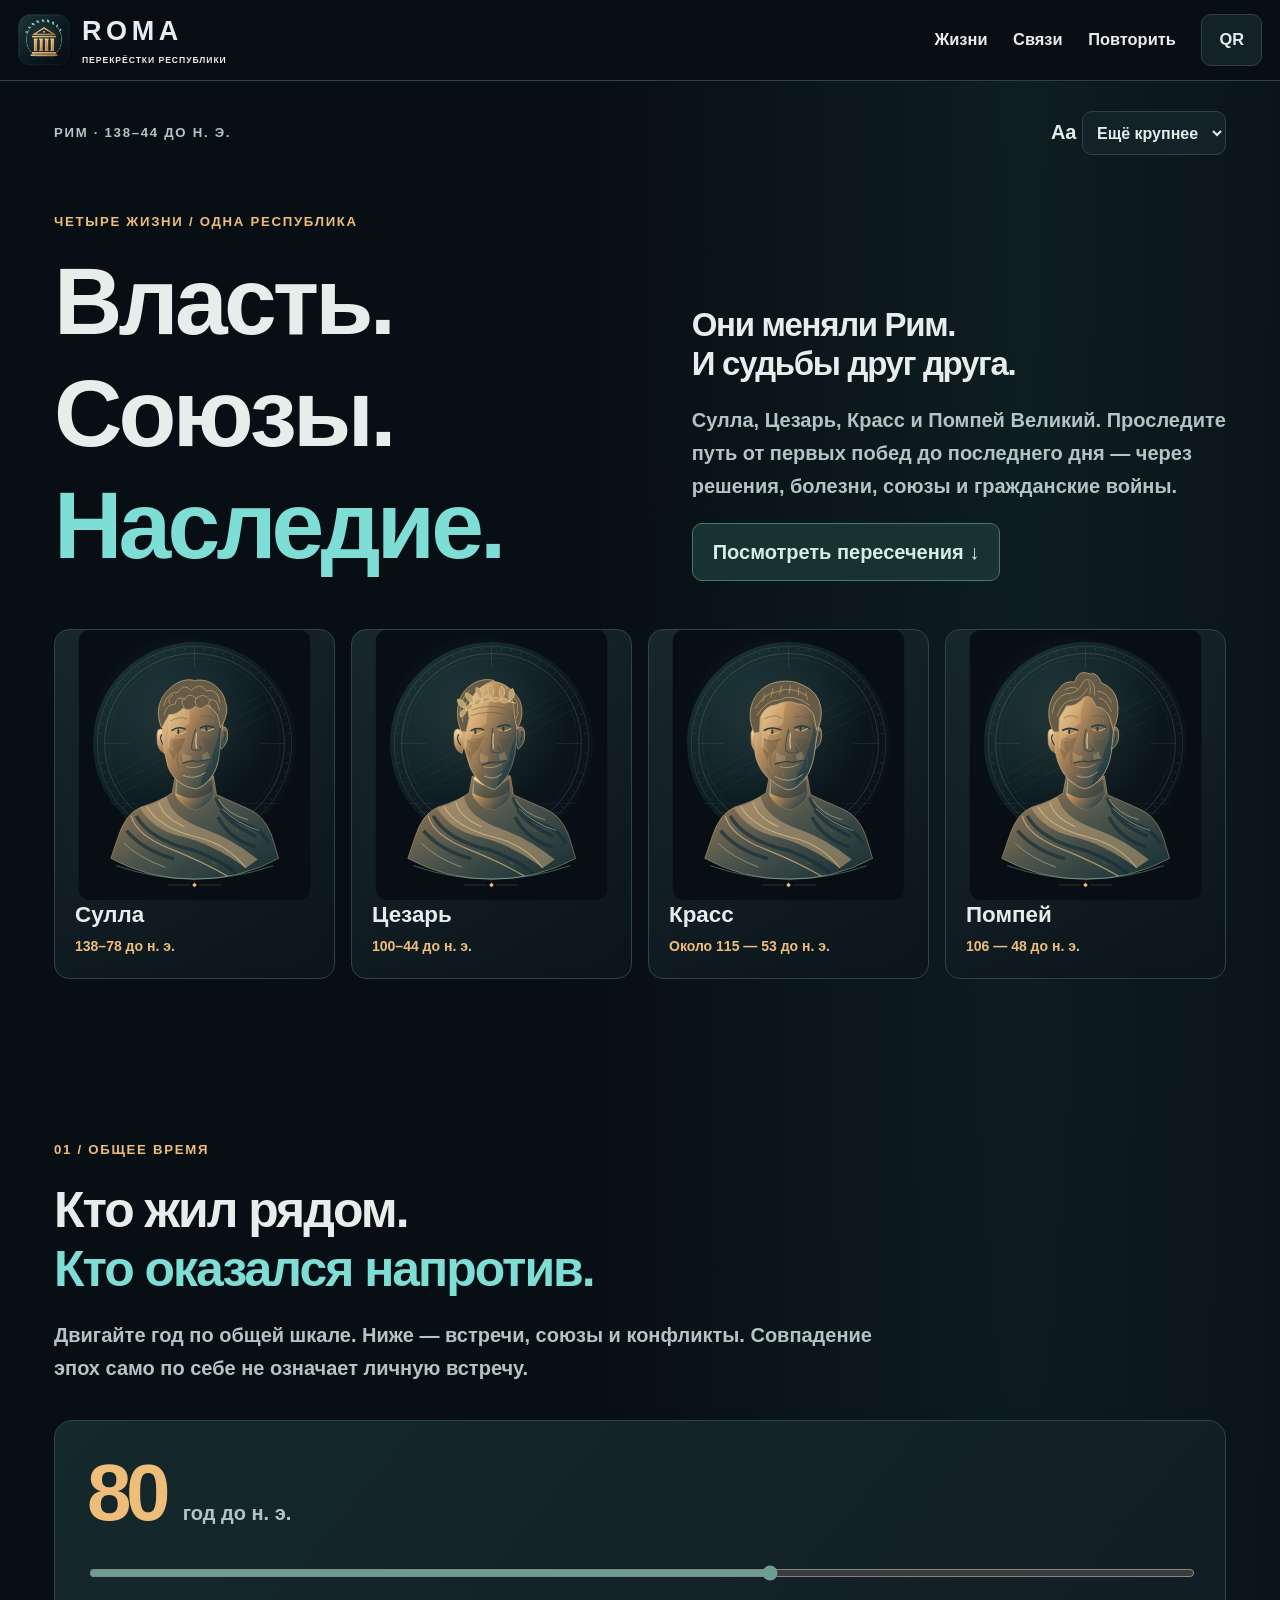
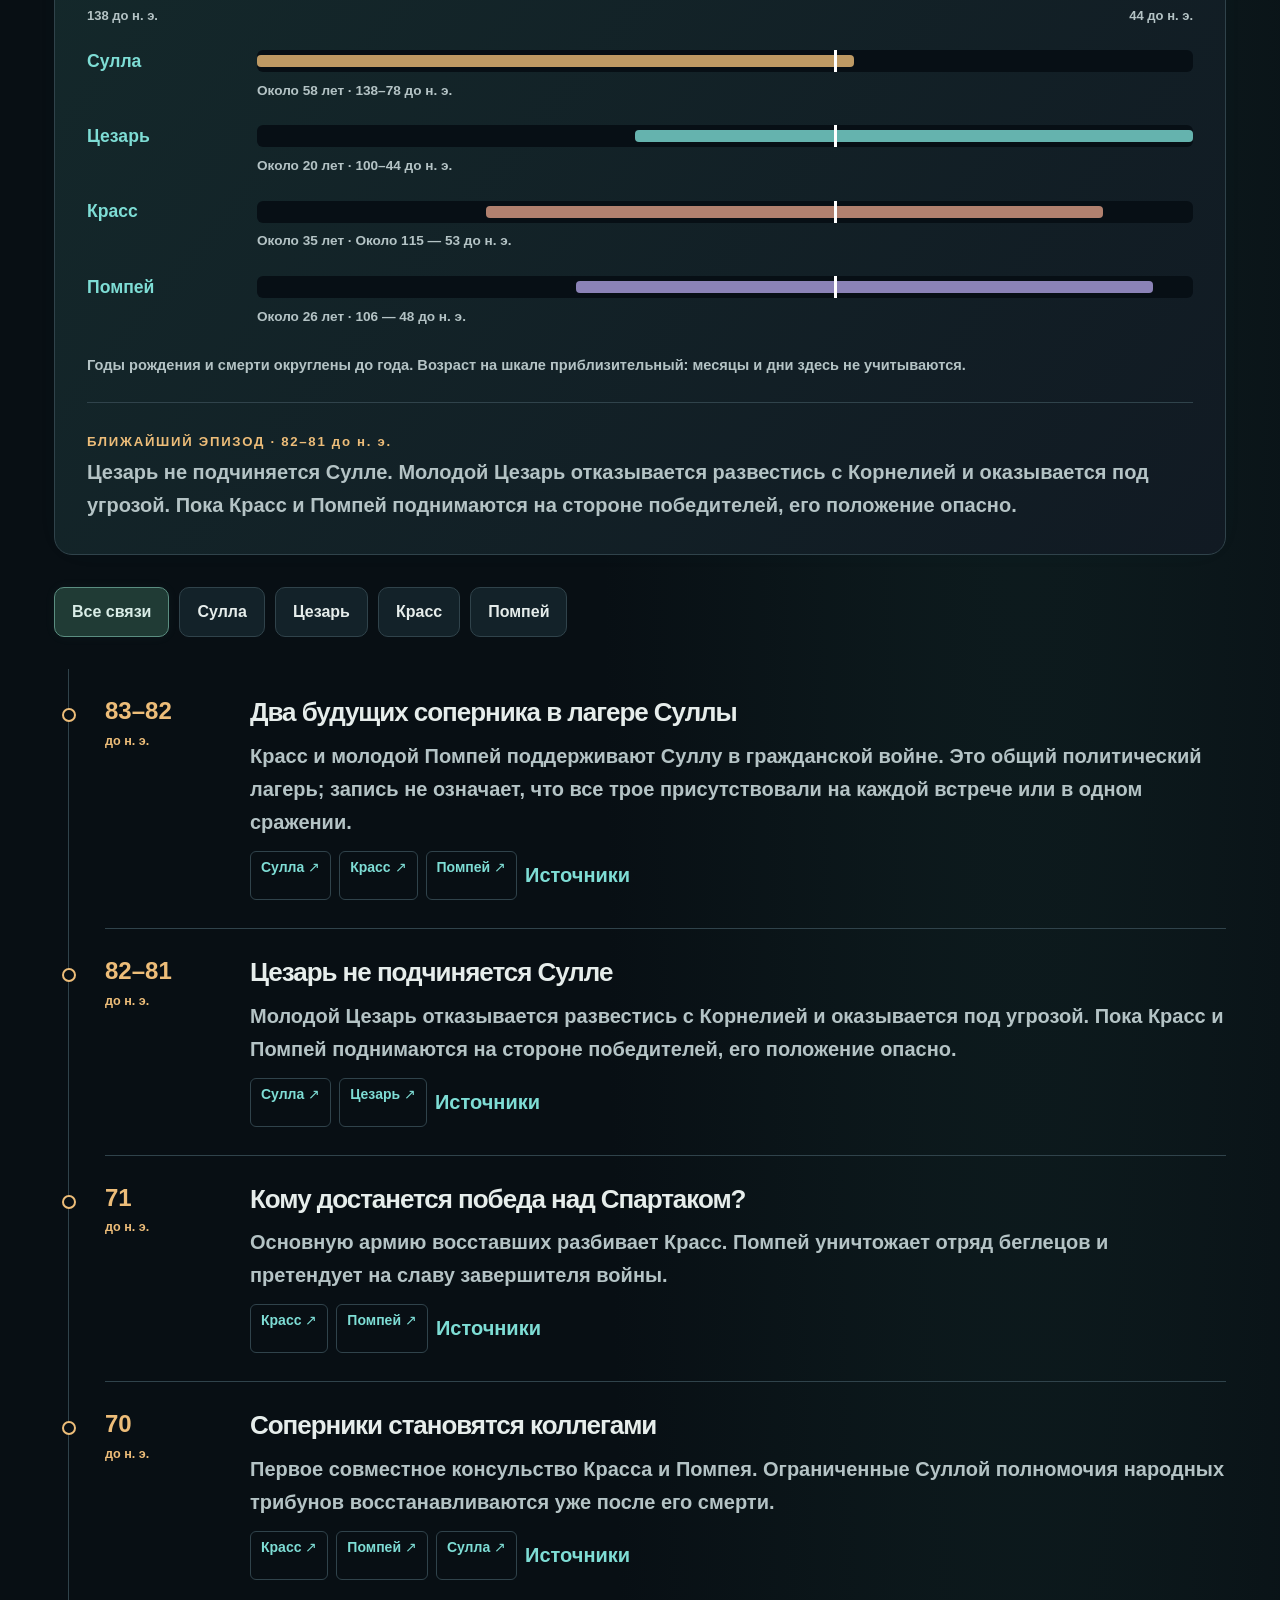
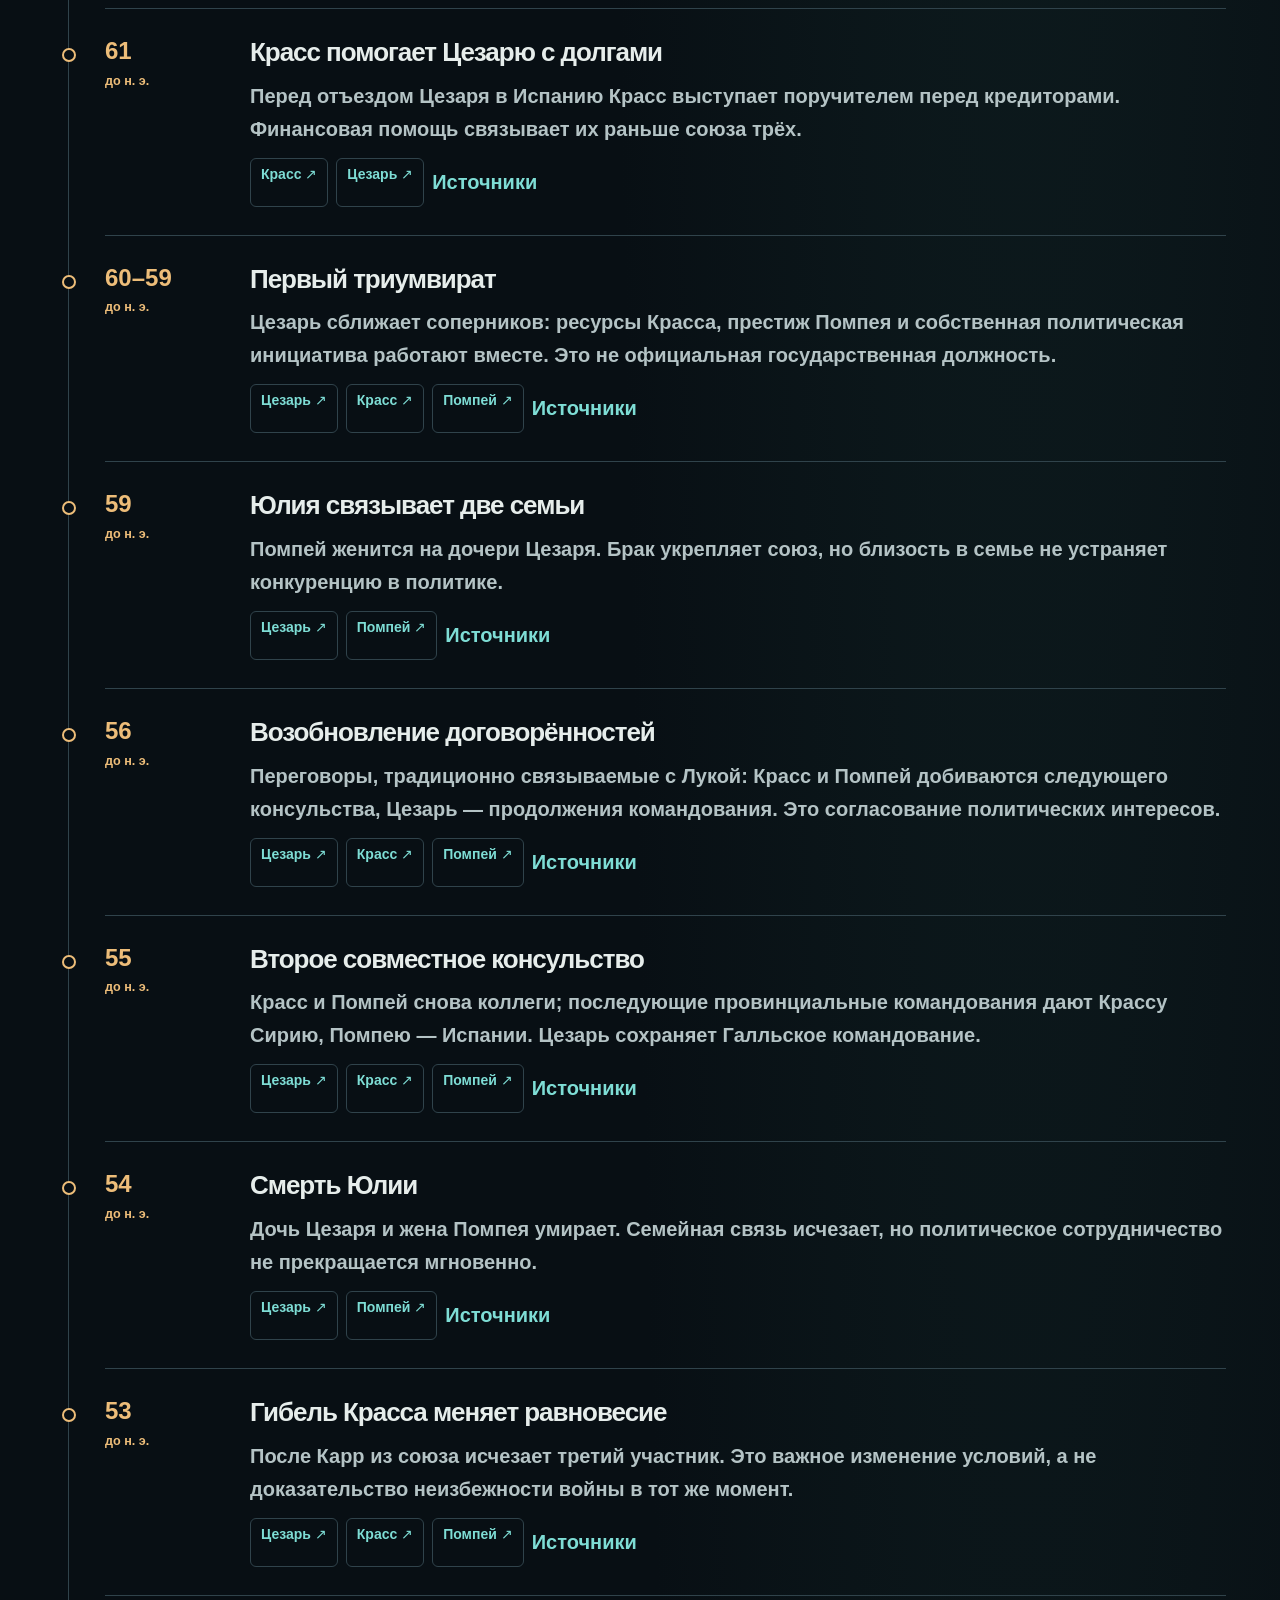
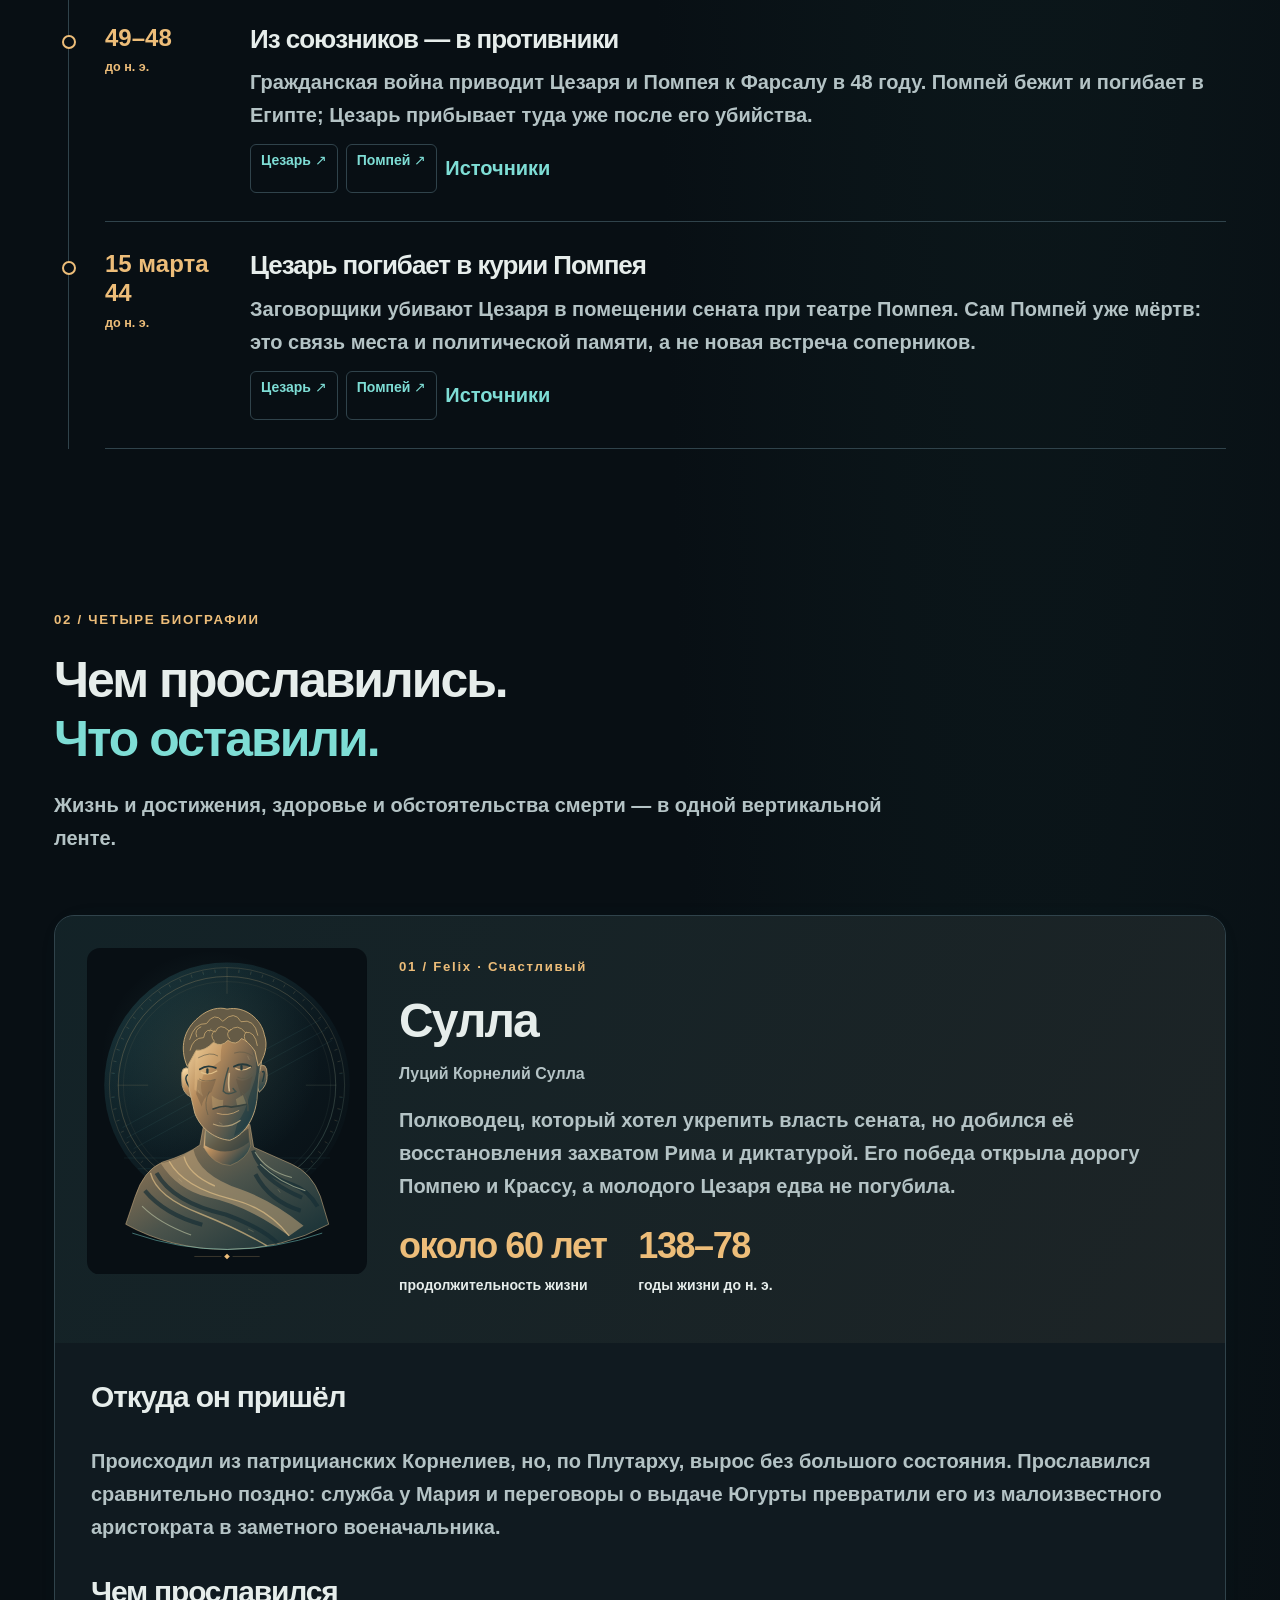
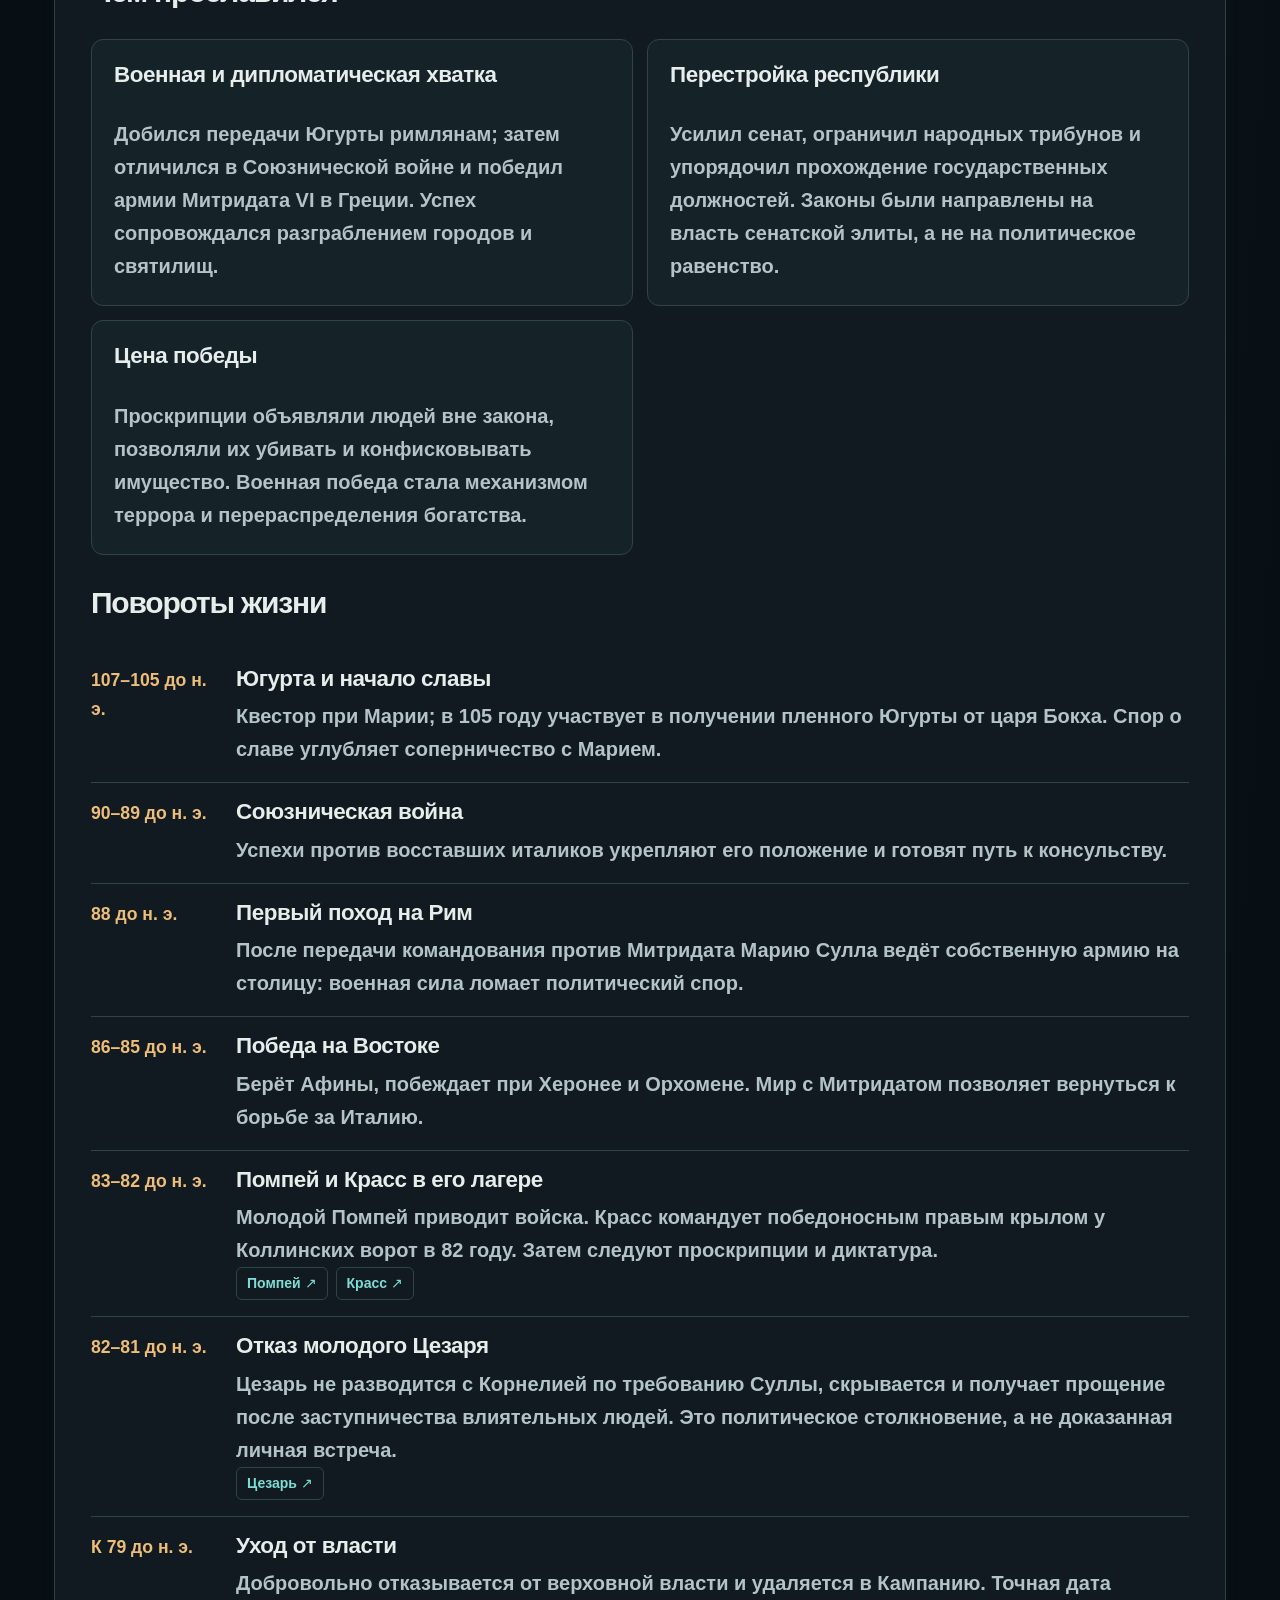
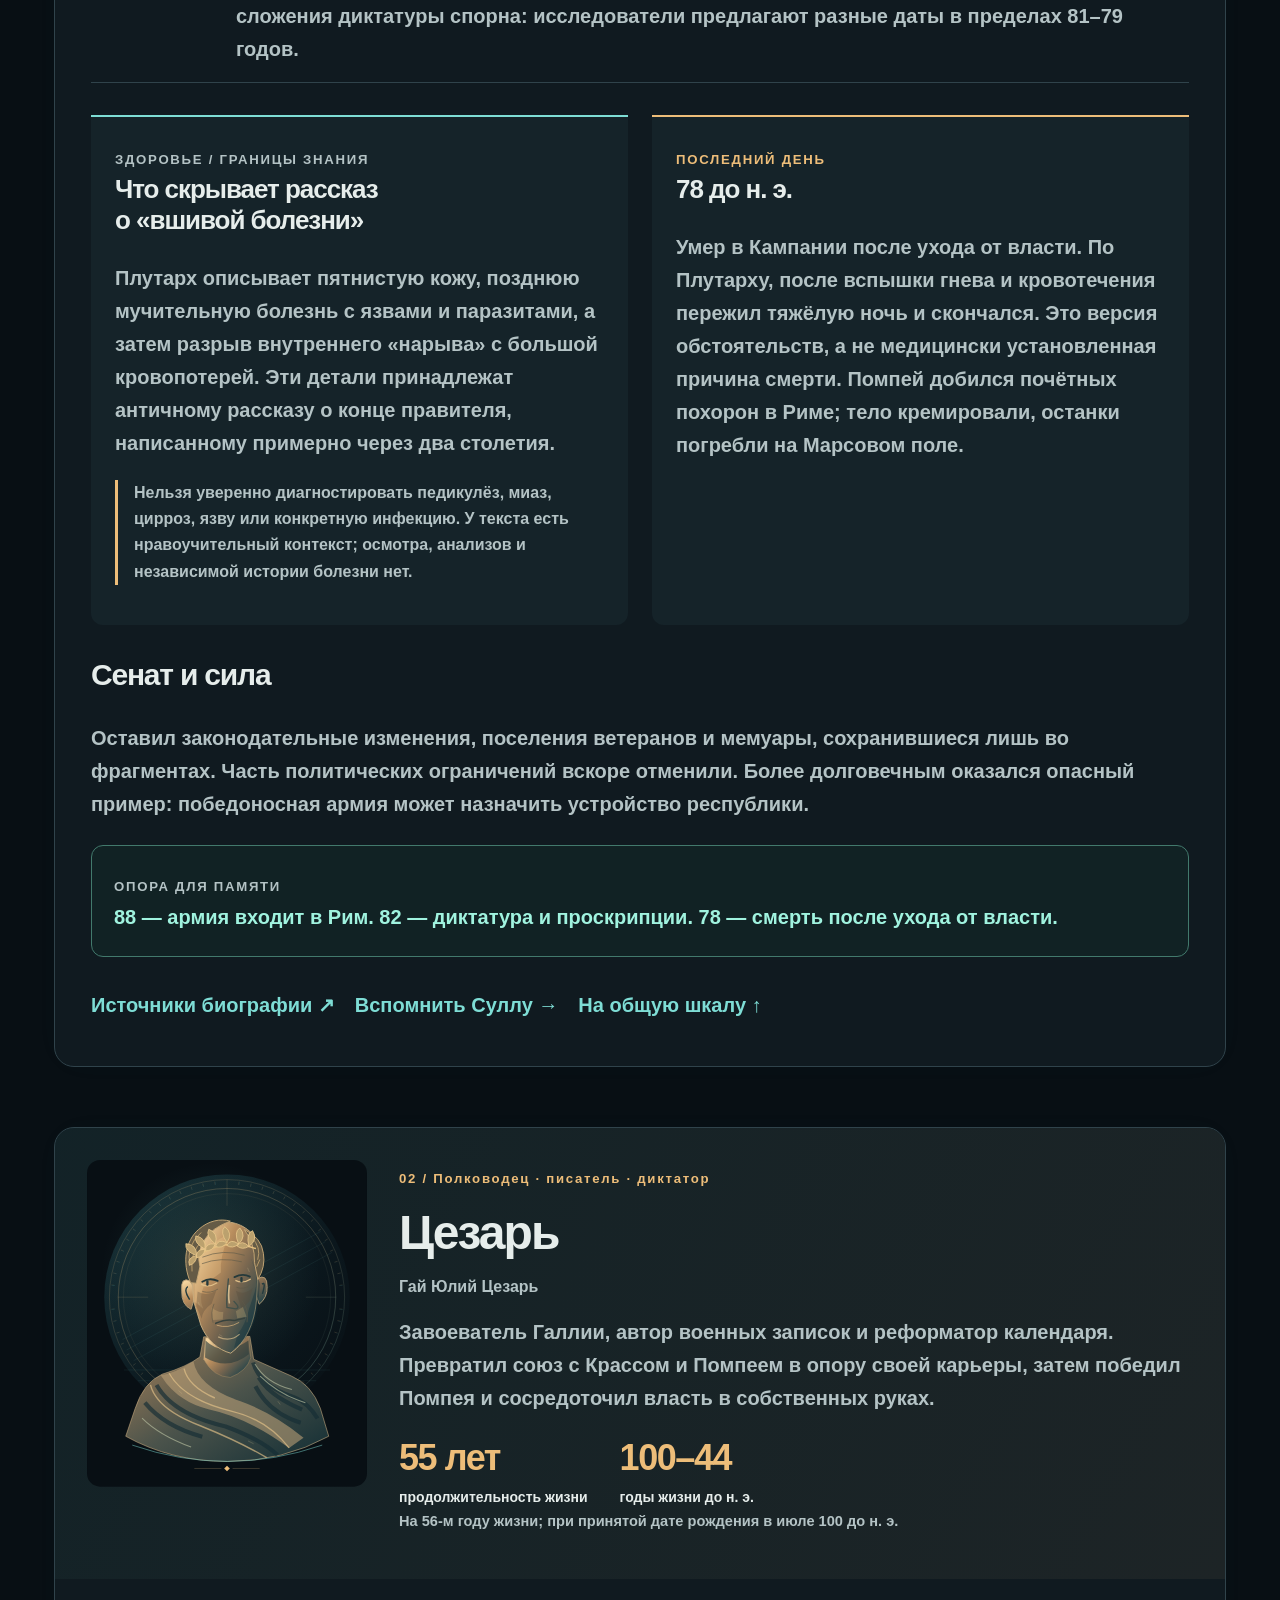
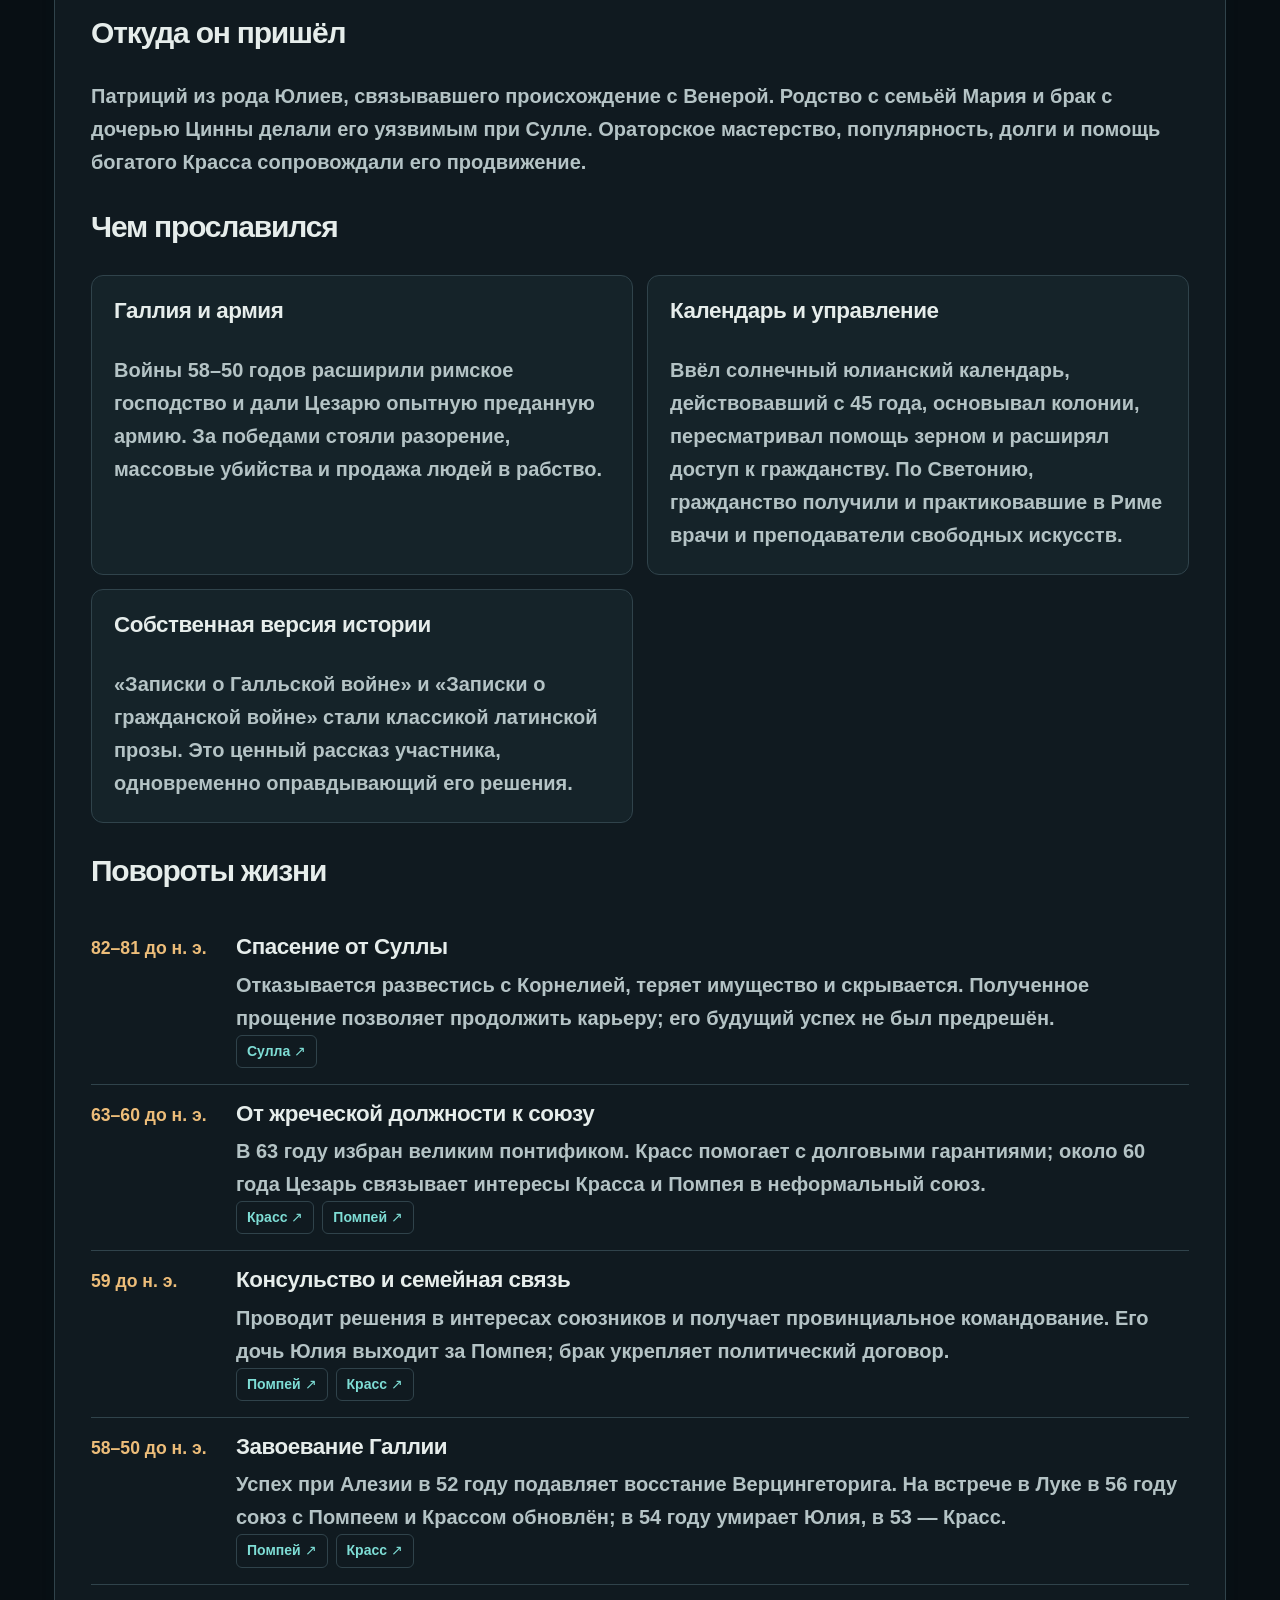
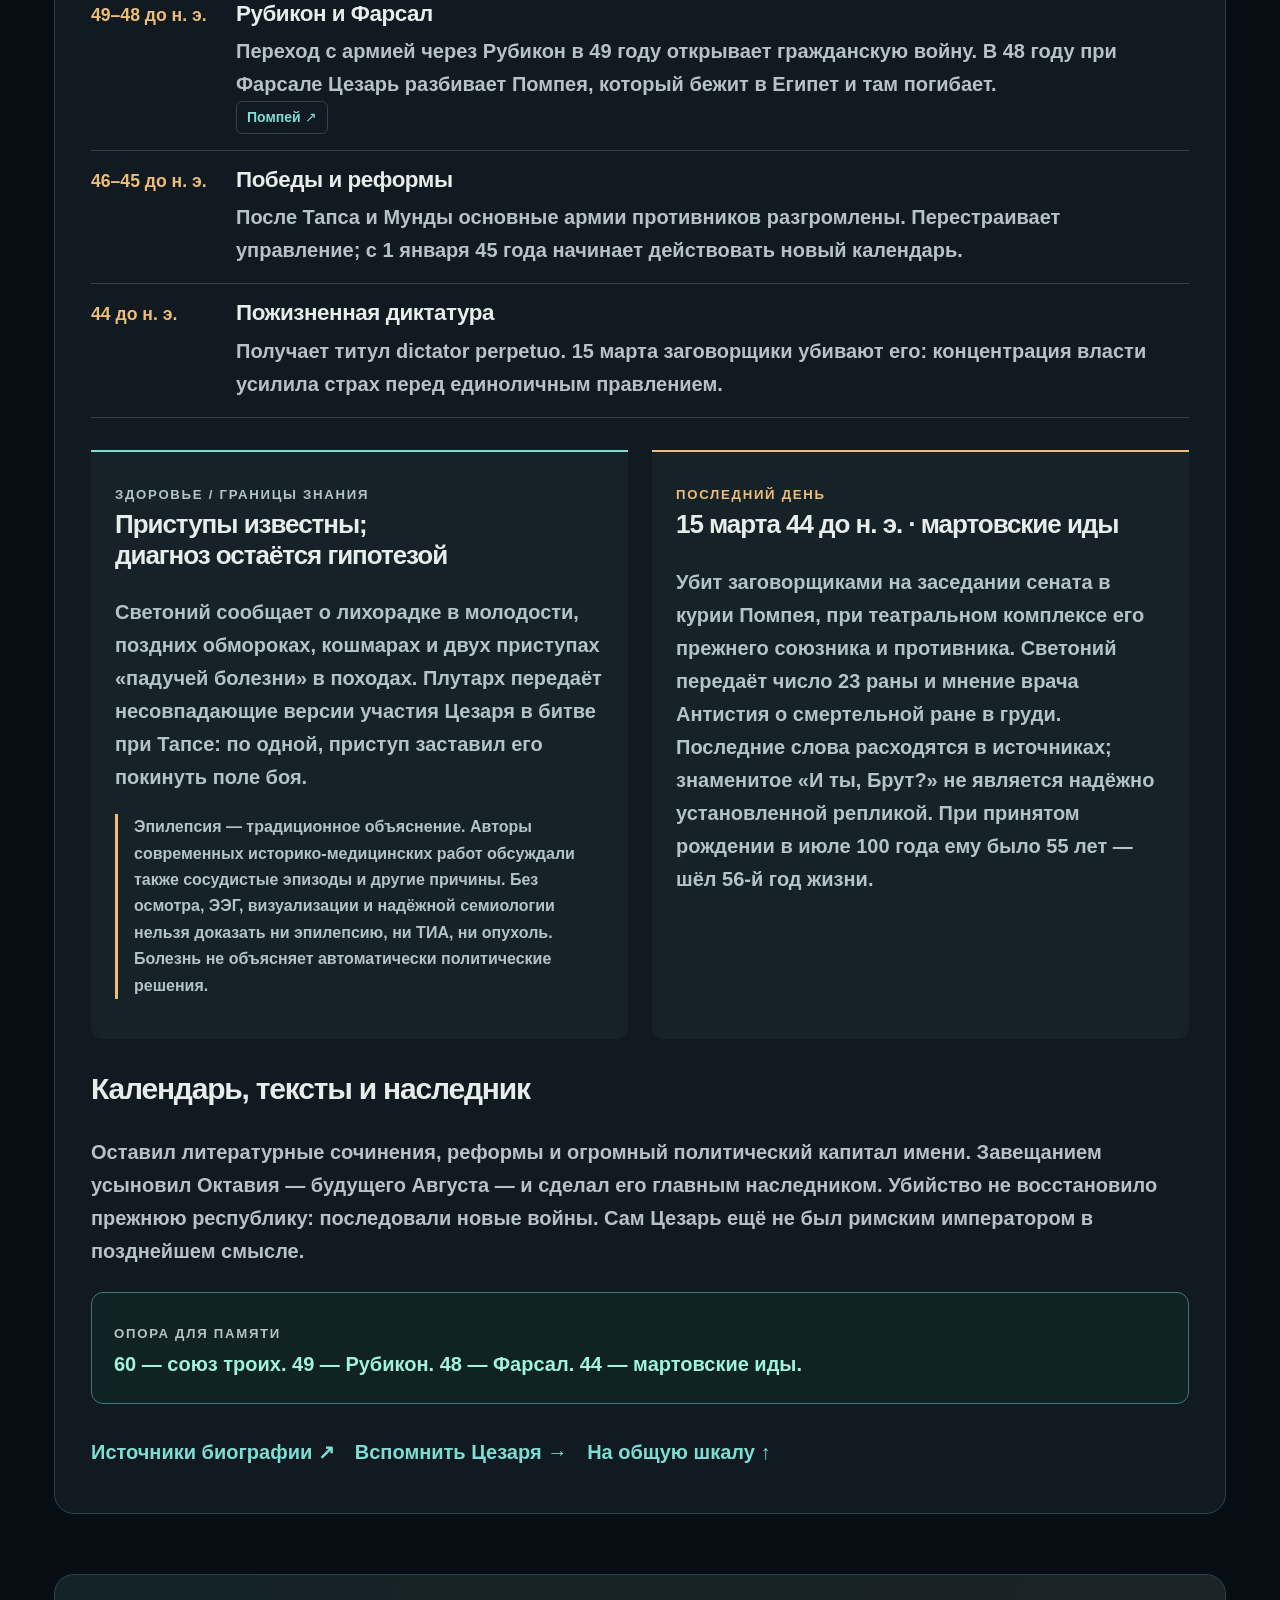
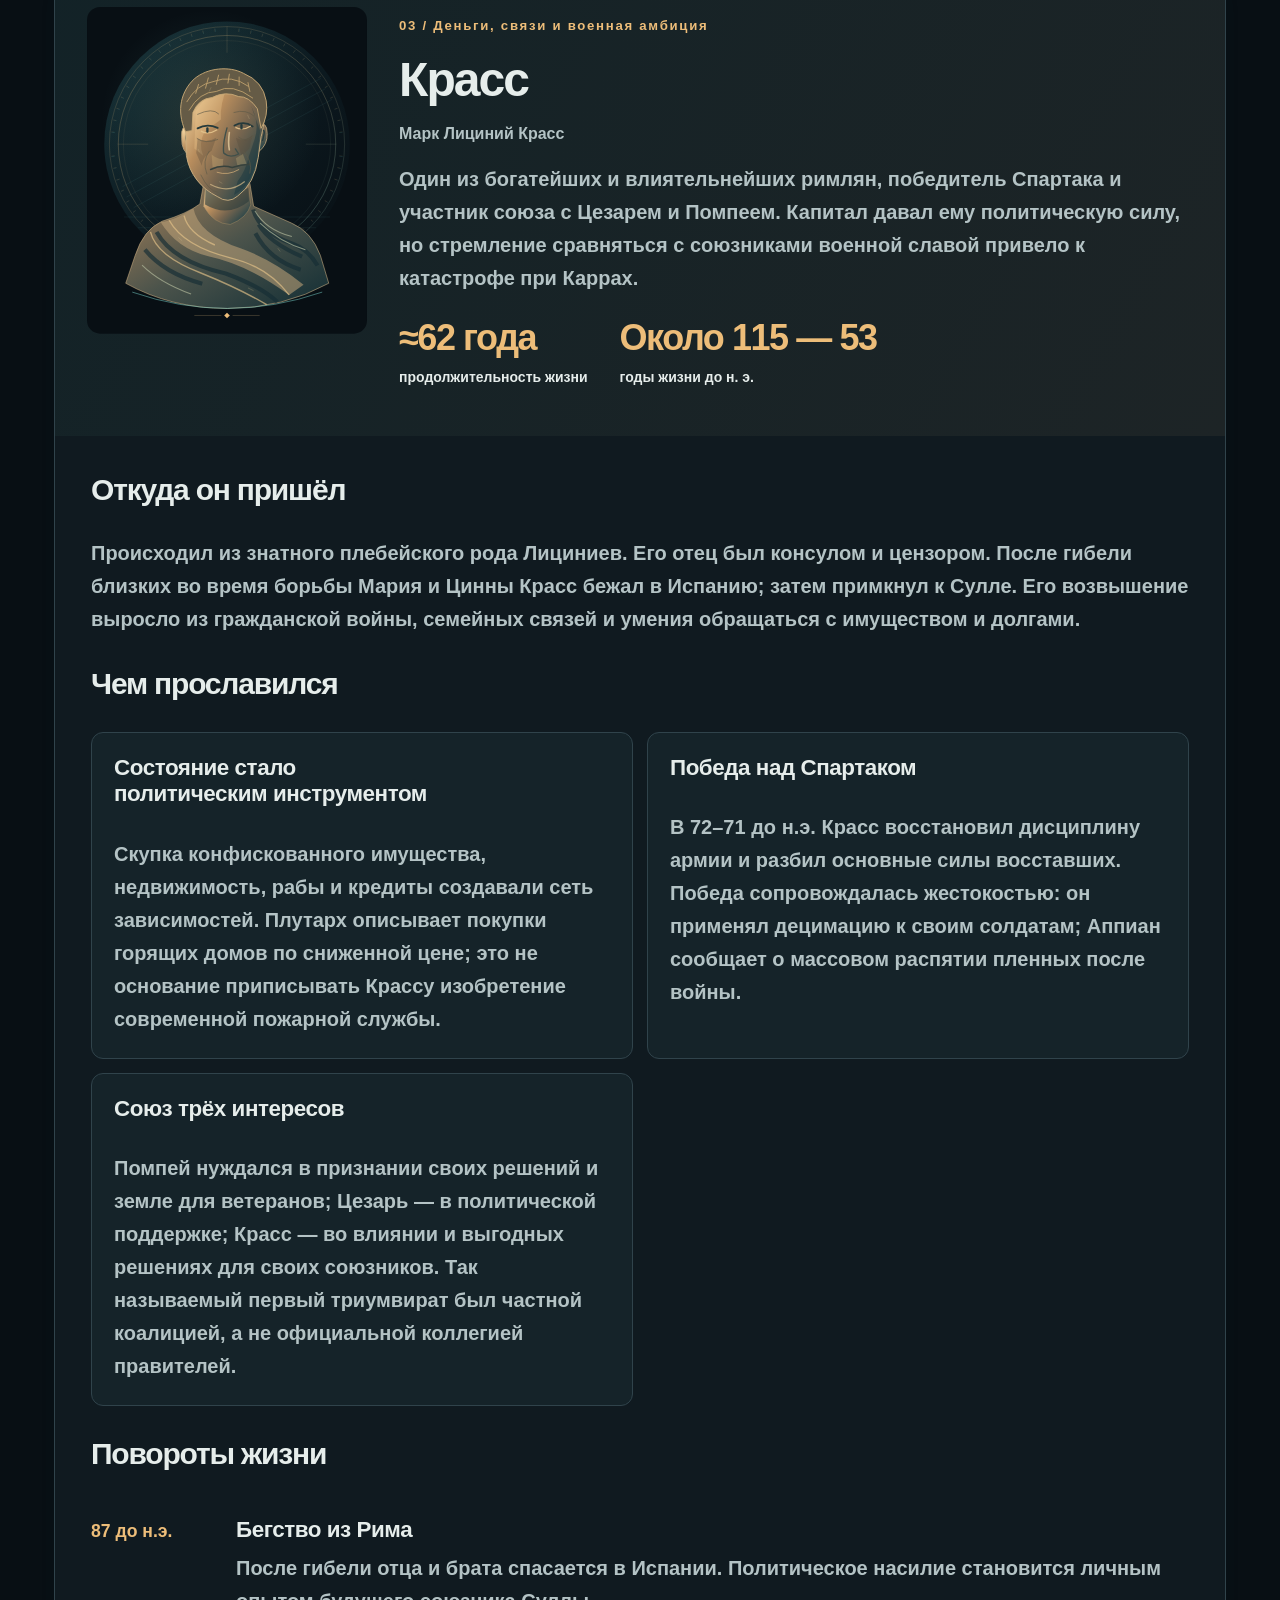
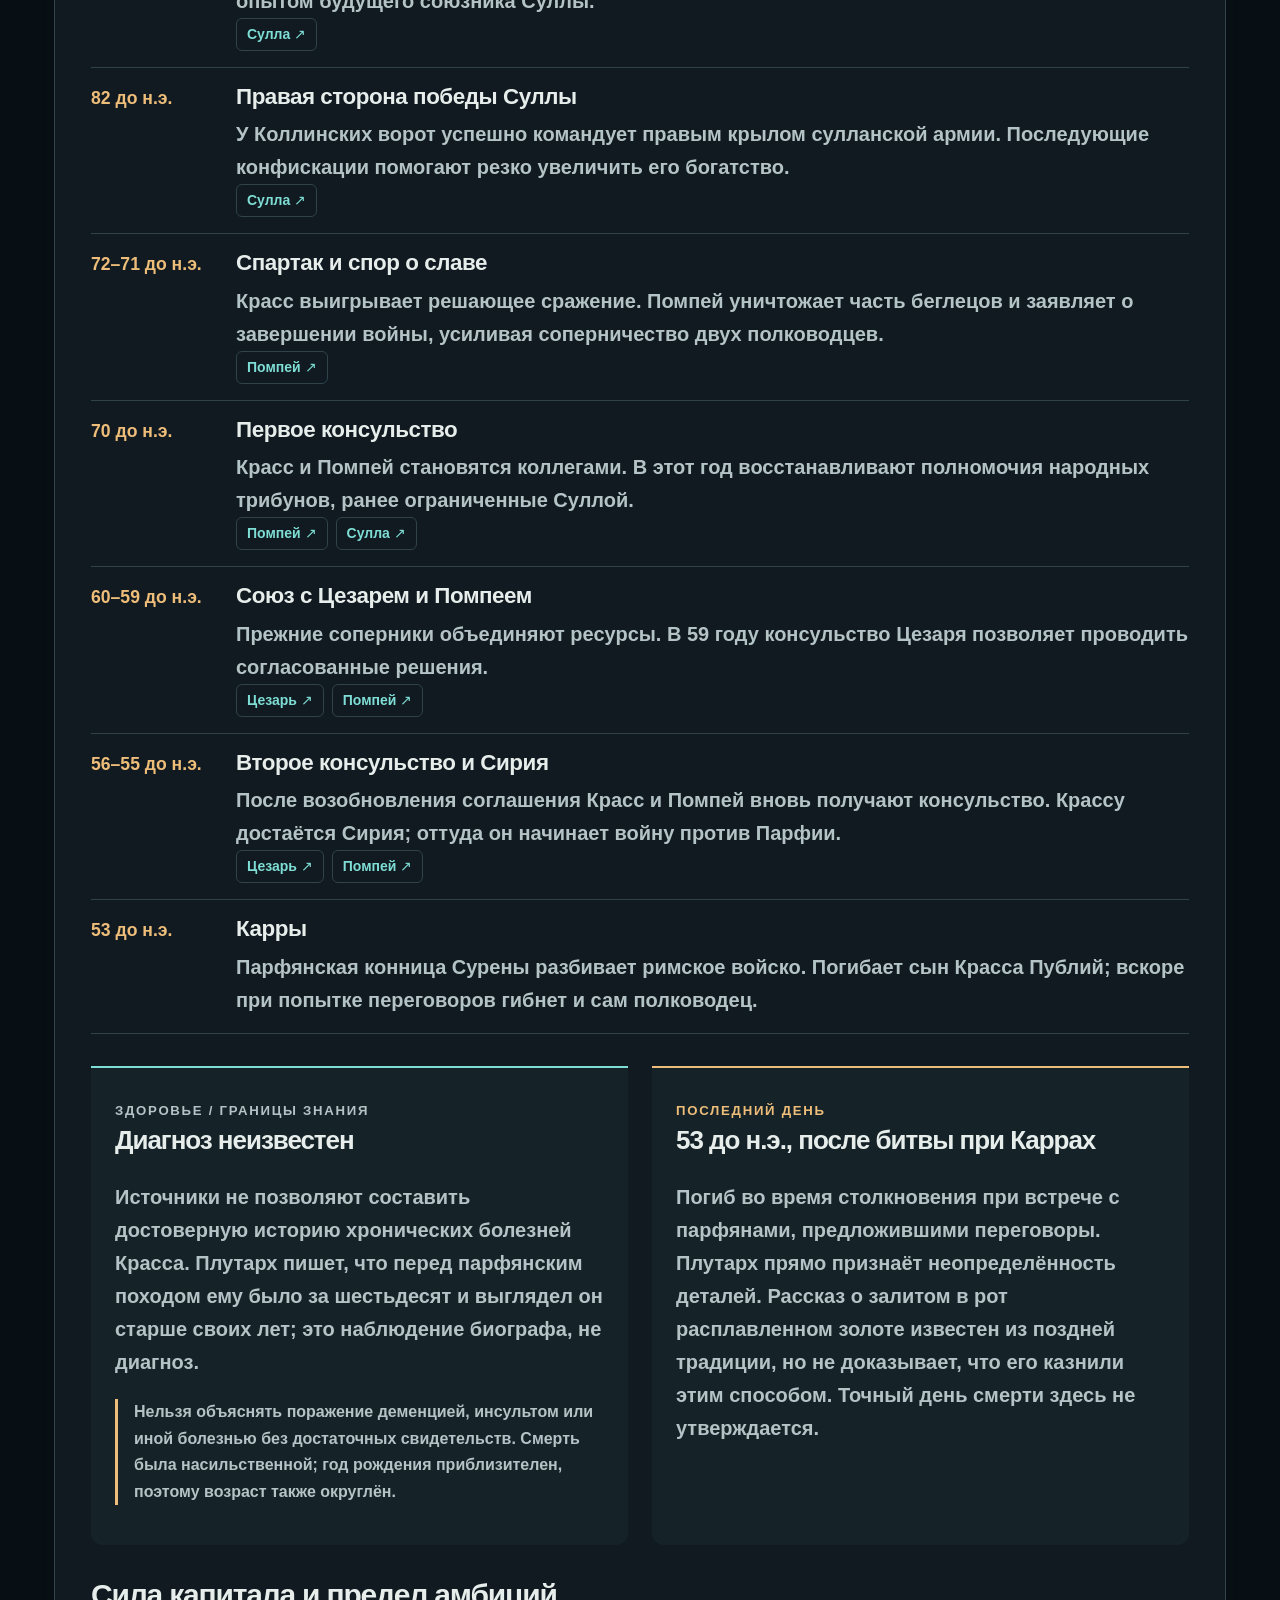
<file: docs/index.html>
<!doctype html><html lang="ru"><head><meta charset="utf-8"><meta name="viewport" content="width=device-width,initial-scale=1,viewport-fit=cover"><meta name="apple-mobile-web-app-capable" content="yes"><meta name="apple-mobile-web-app-status-bar-style" content="black-translucent"><meta name="theme-color" content="#080f14"><meta name="description" content="Сулла, Цезарь, Красс и Помпей: четыре жизни, общая хронология и судьба Римской республики."><meta name="atlas-app" content="roma"><meta name="atlas-version" content="r-1b47f0da495c41400436"><meta name="atlas-built" content="2026-10-23T19:34:55+00:00"><title>ROMA — Перекрёстки Республики</title><link rel="manifest" href="site.webmanifest"><link rel="icon" href="assets/favicon-32.png"><link rel="apple-touch-icon" href="assets/apple-touch-icon.png"><style>:root{color-scheme:dark;--bg:#080f14;--panel:#101c22;--line:#30434b;--text:#e6edeb;--muted:#b4c3c5;--gold:#edbd79;--teal:#7eddd5;font-family:-apple-system,BlinkMacSystemFont,"Segoe UI",sans-serif;font-size:18px;scroll-behavior:smooth;scroll-padding-top:116px}*{box-sizing:border-box}html[data-text-size=large]{font-size:20px}html[data-text-size=xlarge]{font-size:23px}body{margin:0;background:radial-gradient(ellipse at 80% 0,#16302f70,transparent 30%),var(--bg);color:var(--text);font-weight:550;line-height:1.65}body:has(dialog[open]){overflow:hidden}a{color:var(--teal);text-decoration:none}a:hover{text-decoration:underline}button,select{font:inherit;font-weight:750}button,a,select,input{-webkit-tap-highlight-color:transparent}button{cursor:pointer}button,select{color:var(--text);border:1px solid var(--line);background:#132229;border-radius:10px;padding:.55rem .85rem;min-height:44px}button:hover{border-color:var(--teal)}button:disabled{opacity:.45;cursor:default}button:focus-visible,a:focus-visible,select:focus-visible,input:focus-visible{outline:3px solid var(--gold);outline-offset:4px}input{accent-color:var(--teal)}input[type=checkbox]{width:20px;height:20px}h1,h2,h3,h4,p{margin-top:0}h1,h2,h3,h4{line-height:1.18;letter-spacing:-.04em;font-weight:850;text-wrap:balance}h1{font-size:clamp(3.5rem,7.4vw,6.3rem);margin-bottom:0}h2{font-size:clamp(1.9rem,3.9vw,3.5rem);margin-bottom:1rem}h3{font-size:1.5rem}h4{font-size:1.12rem;letter-spacing:-.02em}em{color:var(--teal);font-style:normal}p{color:var(--muted)}[hidden]{display:none!important}header{display:flex;align-items:center;justify-content:space-between;gap:16px;padding:14px clamp(16px,4vw,64px);border-bottom:1px solid var(--line);background:#080f14f5;position:sticky;top:0;z-index:10;backdrop-filter:blur(14px)}.brand{display:flex;align-items:center;gap:12px;color:var(--text);font-size:1.35rem;line-height:1.2;letter-spacing:.17em;font-weight:900}.brand img{border-radius:13px}.brand small{font-size:.43rem;letter-spacing:.11em;display:block;margin-top:8px}nav{display:flex;align-items:center;gap:clamp(8px,2vw,26px);font-size:.82rem;font-weight:750}nav a{color:var(--text)}.section{max-width:1320px;margin:auto;padding:80px 54px}.toolbar{display:flex;align-items:center;justify-content:space-between;gap:16px;margin-bottom:56px}.toolbar label{white-space:nowrap}.toolbar select{padding:.3rem .5rem;font-size:.8rem}.eyebrow{font-size:.66rem;letter-spacing:.13em;font-weight:850;color:var(--muted)}.gold{color:var(--gold)}.hero{padding-top:30px}.hero-text{display:grid;grid-template-columns:1.1fr 1fr;gap:50px;align-items:end;margin-bottom:48px}.hero-copy h2{font-size:1.65rem}.primary-button,.secondary-button{display:inline-block;text-align:center;border:1px solid var(--line);border-radius:10px;padding:.7rem 1rem;font-weight:800;line-height:1.4}.primary-button{background:var(--teal);color:#071817;border-color:var(--teal)}.secondary-button{background:#14242a;color:var(--text)}.text-button{background:none;border:0;padding:.4rem 0;color:var(--teal);font-weight:750}.portrait-grid{display:grid;grid-template-columns:repeat(4,minmax(0,1fr));gap:16px}.portrait-link{position:relative;background:linear-gradient(150deg,#18272d,#0b151b);border:1px solid var(--line);border-radius:15px;overflow:hidden;color:var(--text);transition:transform .2s,border-color .2s}.portrait-link:hover{transform:translateY(-4px);border-color:var(--gold);text-decoration:none}.portrait-link svg{width:100%;height:auto;display:block;max-height:270px}.portrait-label{padding:0 20px 20px}.portrait-label b{display:block;font-size:1.12rem;line-height:1.3}.portrait-label span{display:block;color:var(--gold);font-size:.7rem;margin-top:6px}.section-heading{max-width:860px;margin-bottom:35px}.section-heading .eyebrow{display:block;margin-bottom:20px}.time-machine{background:linear-gradient(130deg,#14292b,#111a23);border:1px solid var(--line);padding:32px;border-radius:18px}.year-title{display:flex;align-items:baseline;gap:18px}.year-title output{font-size:4rem;line-height:1;color:var(--gold);font-weight:850;letter-spacing:-.07em}.year-title span{color:var(--muted)}#year{width:100%;height:44px;margin-top:18px}.axis{display:flex;justify-content:space-between;color:var(--muted);font-size:.65rem}.life-row{display:grid;grid-template-columns:150px 1fr;gap:20px;align-items:center;padding-top:20px}.life-row>a{font-size:.88rem;font-weight:800}.track{height:22px;position:relative;background:#070f15;border-radius:6px;overflow:hidden}.life-bar{position:absolute;top:5px;height:12px;border-radius:4px;background:var(--teal);opacity:.8}.life-marker{position:absolute;top:0;bottom:0;width:3px;background:#fff;z-index:1}.life-state{grid-column:2;font-size:.68rem;margin-top:-16px;color:var(--muted)}#year-context{border-top:1px solid var(--line);margin-top:25px;padding-top:20px}#year-context p{margin:0}.filter-bar{display:flex;flex-wrap:wrap;gap:10px;margin:32px 0}.filter-bar button{font-size:.8rem}.filter-bar button[aria-pressed=true]{background:var(--teal);color:#081817}.timeline{border-left:1px solid var(--line);margin-left:14px;padding-left:36px}.event{position:relative;display:grid;grid-template-columns:125px 1fr;gap:20px;padding:28px 0;border-bottom:1px solid var(--line)}.event:before{content:"";position:absolute;width:10px;height:10px;border:2px solid var(--gold);border-radius:50%;left:-43px;top:39px;background:var(--bg)}.event time{font-size:1.2rem;line-height:1.2;color:var(--gold);font-weight:850}.event time small{display:block;font-size:.63rem;margin-top:8px;font-weight:650}.event h3{font-size:1.3rem;margin-bottom:12px}.event p{margin-bottom:12px}.related{display:flex;flex-wrap:wrap;gap:8px}.related a{border:1px solid var(--line);border-radius:6px;padding:4px 10px;font-size:.7rem}.fine{font-size:.73rem;line-height:1.55;color:var(--muted)}.time-machine>.fine{margin:26px 0 0}.biography{margin-top:60px;border:1px solid var(--line);border-radius:20px;overflow:hidden;background:#101a20}.bio-top{display:grid;grid-template-columns:280px 1fr;gap:32px;padding:32px;background:linear-gradient(120deg,#18333555,#1d2426)}.bio-portrait svg{display:block;width:100%;height:auto}.bio-top h2{font-size:2.4rem;margin:12px 0}.full-name{font-size:.8rem}.bio-metrics{display:flex;gap:32px;flex-wrap:wrap;margin-top:25px}.bio-metrics b{font-size:1.8rem;line-height:1;color:var(--gold);display:block;letter-spacing:-.04em}.bio-metrics span{font-size:.7rem;display:block;margin-top:10px}.bio-content{padding:36px}.bio-content h3{margin-top:30px}.bio-content h3:first-child{margin-top:0}.achievement-grid{display:grid;grid-template-columns:1fr 1fr;gap:14px}.achievement{padding:22px;border:1px solid var(--line);border-radius:12px;background:#152329}.achievement p:last-child{margin-bottom:0}.bio-events{list-style:none;padding:0}.bio-events li{padding:16px 0;display:grid;grid-template-columns:125px 1fr;gap:20px;border-bottom:1px solid var(--line)}.bio-events time{color:var(--gold);font-weight:850;font-size:.88rem}.bio-events h4{margin-bottom:8px}.bio-events p{margin:0}.health-grid{display:grid;grid-template-columns:1fr 1fr;gap:24px;margin:32px 0}.health,.death{padding:24px;background:#152329;border-top:2px solid var(--teal);border-radius:0 0 12px 12px}.death{border-color:var(--gold)}.health-grid h3{margin-top:0;font-size:1.3rem}.caution{font-size:.8rem;border-left:3px solid var(--gold);padding-left:16px}.anchor{padding:22px;background:#153b353d;border:1px solid #42796c;border-radius:12px;color:#a0f3df;font-weight:750;margin:24px 0}.bio-actions{display:flex;gap:20px;flex-wrap:wrap}.study-panel{padding:36px;background:var(--panel);border:1px solid var(--line);border-radius:18px}.study-controls{display:flex;justify-content:space-between;gap:24px;flex-wrap:wrap}.study-controls label{display:flex;align-items:center;gap:15px}.study-controls p{font-size:.8rem}#review-ready{display:flex;flex-wrap:wrap;gap:15px}#review-ready .fine{flex-basis:100%;margin:0}.card-top{display:flex;align-items:center;justify-content:space-between;gap:20px;margin:16px 0 25px}#card-question{font-size:1.8rem;max-width:900px}#card-answer{font-size:1.15rem;color:var(--text);margin-top:30px}.rating{display:flex;gap:15px;margin-top:30px}.footer-actions{display:flex;gap:18px;flex-wrap:wrap;margin:30px 0}footer{border-top:1px solid var(--line)}footer>div:first-child{max-width:800px}#read-progress{position:fixed;left:0;top:0;z-index:50;height:3px;background:var(--teal);width:0;pointer-events:none}#resume-review{position:fixed;bottom:18px;left:50%;transform:translateX(-50%);z-index:21;background:#edbd79;color:#0b1618;padding:10px 16px;border-radius:12px;box-shadow:0 4px 25px #0007;font-weight:800;font-size:.8rem;text-align:center;max-width:70vw}#save-notice{position:sticky;bottom:0;margin:0;padding:20px;background:#573d23;color:#fff;z-index:22}dialog{color:var(--text);background:#102027;border:1px solid #48616a;border-radius:18px;padding:32px;width:min(800px,calc(100% - 24px));max-height:85dvh;overflow:auto}dialog::backdrop{background:#000b;backdrop-filter:blur(6px)}dialog h2{font-size:1.8rem;padding-right:25px}.close-dialog{position:sticky;top:0;float:right;padding:0;width:44px;font-size:24px}.source{border-bottom:1px solid var(--line);padding:20px 0}.source h3{font-size:1rem;letter-spacing:normal}.source p{font-size:.8rem}.qr{background:#fff;border-radius:16px;padding:20px;margin:24px auto;max-width:340px}.qr svg{width:100%;display:block}.skip{position:fixed;top:-200px;z-index:100;background:var(--gold);color:#000;padding:16px}.skip:focus{top:0}.sr-only{position:absolute;width:1px;height:1px;overflow:hidden;clip-path:inset(50%)}
@media(max-width:900px){.section{padding:55px 30px}.hero{padding-top:24px}.hero-text{gap:25px}.portrait-grid{gap:10px}.portrait-label{padding:0 12px 16px}.portrait-label b{font-size:.95rem}.bio-top{grid-template-columns:200px 1fr;padding:25px}.bio-top h2{font-size:2rem}.bio-content{padding:25px}.health-grid{grid-template-columns:1fr}header{padding:14px 22px}.brand small{display:none}.event{grid-template-columns:100px 1fr}}
@media(max-width:600px){:root{scroll-padding-top:125px}header{flex-wrap:wrap;padding:12px 18px;gap:10px}.brand{font-size:1.1rem}.brand img{width:38px;height:38px}.brand small{display:block;font-size:8px}.brand{gap:9px}nav{width:100%;justify-content:space-between;font-size:.72rem;gap:8px}nav button{min-height:38px;padding:.2rem .6rem}.section{padding:42px 22px}.toolbar{margin-bottom:32px;align-items:start;gap:14px;flex-wrap:wrap}.eyebrow{font-size:.6rem}.hero-text{grid-template-columns:1fr;gap:30px}h1{font-size:3.25rem}.hero-copy h2{font-size:1.4rem}h2{font-size:1.9rem}.portrait-grid{grid-template-columns:1fr 1fr;gap:14px}.portrait-link svg{max-height:220px}.portrait-label{padding:0 12px 15px}.portrait-label b{font-size:.95rem}.portrait-label span{font-size:.65rem}.time-machine{padding:20px}.year-title output{font-size:3rem}.year-title span{font-size:.8rem}.life-row{grid-template-columns:1fr;gap:8px}.life-state{grid-column:1;margin-top:0}.life-row>a{font-size:.85rem}.axis{font-size:.6rem}.timeline{padding-left:20px;margin-left:7px}.event{grid-template-columns:1fr;gap:12px;padding:22px 0}.event:before{left:-27px;top:27px}.event time{font-size:1.15rem}.event time small{display:inline;margin-left:8px}.event h3{font-size:1.2rem}.filter-bar button{font-size:.72rem;padding:.45rem .65rem}.bio-top{grid-template-columns:1fr;padding:22px}.bio-portrait{width:72%;max-width:270px;margin:auto}.bio-top h2{font-size:2rem}.bio-content{padding:22px}.bio-metrics{gap:24px}.bio-metrics b{font-size:1.55rem}.achievement-grid{grid-template-columns:1fr}.achievement{padding:18px}.bio-events li{grid-template-columns:1fr;gap:8px}.health,.death{padding:18px}.study-panel{padding:22px}.study-controls label{flex-wrap:wrap;gap:8px}.study-controls select{max-width:100%;font-size:.8rem}.card-top{align-items:start;gap:12px}#card-question{font-size:1.5rem}.rating{flex-wrap:wrap}.bio-actions button{font-size:.85rem}dialog{padding:22px}.footer-actions{flex-direction:column;align-items:start}}
@media(max-width:360px){.section{padding-inline:17px}header{padding-inline:17px}.portrait-label b{font-size:.83rem}.bio-content,.bio-top,.study-panel{padding:16px}.time-machine{padding:16px}.bio-top h2{font-size:1.65rem}h1{font-size:2.9rem}h2{font-size:1.6rem}.achievement,.health,.death{padding:14px}.toolbar select{font-size:.7rem}.brand small{font-size:7px}.primary-button,.secondary-button{font-size:.88rem}.anchor{padding:16px}.card-top .text-button{font-size:.8rem}}
@media(prefers-reduced-motion:reduce){:root{scroll-behavior:auto}*{transition:none!important}}

/* iPhone safe areas and 44px touch controls. */
header{padding-top:calc(14px + env(safe-area-inset-top));padding-left:max(18px,env(safe-area-inset-left));padding-right:max(18px,env(safe-area-inset-right))}:root{scroll-padding-top:calc(var(--header-height,110px) + 20px)}footer{padding-bottom:calc(80px + env(safe-area-inset-bottom))}

nav a{display:inline-flex;align-items:center;min-height:44px}nav button{min-height:44px}#resume-review{bottom:calc(12px + env(safe-area-inset-bottom))}
/* Quiet controls: dark surfaces, restrained neon edges. */
.primary-button{background:#18322f;color:#d6eee8;border-color:#48776e;box-shadow:inset 0 0 18px #73cbb607,0 0 12px #73cbb609}.primary-button:hover{background:#203d37;border-color:#6fada0;text-decoration:none}.filter-bar button[aria-pressed=true]{background:#203b35;color:#d9ede7;border-color:#5b8e81;box-shadow:0 0 12px #78ccaf0d}.portrait-link{box-shadow:inset 0 0 24px #7eddd504}.time-machine,.biography,.study-panel{box-shadow:0 0 36px #7eddd504}#resume-review{background:#243c37;color:#d6eee8;border:1px solid #5e8a7c}input{accent-color:#6c9f92}

.hero-text>div,.achievement-grid>div,.health-grid>section{min-width:0}@media(max-width:360px){h1{font-size:2.45rem}.bio-content h3{font-size:1.25rem}.achievement h4{font-size:1rem}}
@media(max-width:600px){h1{font-size:min(3.25rem,17vw)}}
@media(min-width:601px) and (max-width:900px){h1{font-size:min(3.5rem,9vw)}}

.app-updates{margin:28px 0 4px;padding:24px 0 0;border-top:1px solid var(--border,var(--line,#385248));min-width:0}.app-updates h3{font-size:1.2rem;font-weight:750;line-height:1.5;margin:0 0 16px}.update-toggle{display:flex;align-items:center;gap:13px;min-height:48px;font-size:1rem;font-weight:700;cursor:pointer}.update-toggle input{width:25px;height:25px;flex:none;accent-color:var(--cyan,#67f2cd);margin:0}.app-updates .update-status{font-size:1rem;line-height:1.7;font-weight:650;margin:16px 0;color:var(--text,#e7eef2)}.app-updates .update-help{font-size:.85rem;line-height:1.7;color:var(--muted,#b0c6bd);margin:0 0 18px}.update-actions{display:flex;gap:12px;flex-wrap:wrap}.update-actions button{font-size:.9rem;min-height:48px;padding:12px 16px;white-space:normal}.update-version{display:block;font-size:.75rem;color:var(--muted,#b0c6bd);margin-top:16px}.update-banner{position:fixed;left:max(15px,env(safe-area-inset-left));right:max(15px,env(safe-area-inset-right));bottom:max(15px,env(safe-area-inset-bottom));margin:0 auto;max-width:860px;padding:20px 23px;z-index:110;background:#102922;border:1px solid #67aa95;box-shadow:0 10px 60px #0009;display:flex;gap:22px;align-items:center;color:#e9fff3}.update-banner p{font-size:.85rem;font-weight:650;line-height:1.6;margin:0;flex:1;min-width:0}.update-banner>div{display:flex;gap:10px;flex-wrap:wrap;flex-shrink:0}.update-banner button{font-size:.85rem;line-height:1.5;font-weight:700;padding:10px 13px;border:1px solid #77bea6;min-height:46px;color:#d2ffeb}.update-banner button:disabled{opacity:.5;cursor:default}.update-banner[hidden]{display:none!important}@media(max-width:700px){.update-banner{flex-direction:column;align-items:stretch;gap:15px;padding:17px 19px}.update-banner>div{justify-content:flex-end}.update-banner p{font-size:.875rem}.update-actions{flex-direction:column}.update-actions button{width:100%;justify-content:center}}

body:has(.update-banner:not([hidden])){padding-bottom:var(--update-banner-space,240px)}
@media(max-width:380px){.update-toggle{font-size:.87rem}}
</style></head>
<body><a class="skip" href="#main">К содержанию</a><header><a href="#home" class="brand"><img src="[data-uri]" width="52" height="52" alt=""><span>ROMA<small>ПЕРЕКРЁСТКИ РЕСПУБЛИКИ</small></span></a><nav aria-label="Разделы"><a href="#lives">Жизни</a><a href="#connections">Связи</a><a href="#learn">Повторить</a><button id="qr-button" aria-label="QR-код">QR</button></nav></header><div id="read-progress" aria-hidden="true"></div>
<main id="main"><section id="home" class="hero section"><div class="toolbar"><span class="eyebrow">РИМ · 138–44 ДО Н. Э.</span><label>Aa <select id="text-size" aria-label="Размер шрифта"><option value="normal">Крупный</option><option value="large" selected>Ещё крупнее</option><option value="xlarge">Максимум</option></select></label></div><div class="hero-text"><div><p class="eyebrow gold">ЧЕТЫРЕ ЖИЗНИ / ОДНА РЕСПУБЛИКА</p><h1>Власть.<br>Союзы.<br><em>Наследие.</em></h1></div><div class="hero-copy"><h2>Они меняли Рим.<br>И судьбы друг друга.</h2><p>Сулла, Цезарь, Красс и Помпей Великий. Проследите путь от первых побед до последнего дня — через решения, болезни, союзы и гражданские войны.</p><a class="primary-button" href="#connections">Посмотреть пересечения ↓</a></div></div><div id="portrait-nav" class="portrait-grid"></div></section>
<section id="connections" class="section"><div class="section-heading"><span class="eyebrow gold">01 / ОБЩЕЕ ВРЕМЯ</span><h2>Кто жил рядом.<br><em>Кто оказался напротив.</em></h2><p>Двигайте год по общей шкале. Ниже — встречи, союзы и конфликты. Совпадение эпох само по себе не означает личную встречу.</p></div><div class="time-machine"><div class="year-title"><output id="year-label" for="year">80</output><span>год до н. э.</span></div><label for="year" class="sr-only">Год на общей хронологии</label><input id="year" type="range" min="-138" max="-44" step="1" value="-80"><div class="axis"><span>138 до н. э.</span><span>44 до н. э.</span></div><div id="lifelines"></div><p class="fine">Годы рождения и смерти округлены до года. Возраст на шкале приблизительный: месяцы и дни здесь не учитываются.</p><div id="year-context" aria-live="polite"></div></div><div class="filter-bar" id="connection-filters" aria-label="Фильтр связей"></div><div id="timeline" class="timeline"></div></section>
<section id="lives" class="section"><div class="section-heading"><span class="eyebrow gold">02 / ЧЕТЫРЕ БИОГРАФИИ</span><h2>Чем прославились.<br><em>Что оставили.</em></h2><p>Жизнь и достижения, здоровье и обстоятельства смерти — в одной вертикальной ленте.</p></div><div id="biographies"></div></section>
<section id="learn" class="section"><div class="section-heading"><span class="eyebrow gold">03 / ПАМЯТЬ ЧЕРЕЗ СВЯЗИ</span><h2>Вспомнить человека.<br><em>Объяснить событие.</em></h2><p>Сначала сформулируйте ответ своими словами. Затем откройте объяснение и вернитесь к нужному фрагменту биографии.</p></div><div class="study-panel"><div class="study-controls"><label>Тема <select id="study-topic"><option value="all">Все четыре</option></select></label><p id="study-status" role="status"></p></div><div id="review-ready"><button id="start-review" class="primary-button">Повторить сейчас</button><button id="practice-all" class="secondary-button">Просмотреть все</button><p class="fine">История сохраняется на этом устройстве после отметки «Ещё раз» или «Вспомнил».</p></div><div id="review-session" hidden><div class="card-top"><span id="card-topic" class="eyebrow gold"></span><button id="end-review" class="text-button">Закончить</button></div><h3 id="card-question"></h3><button id="reveal-answer" class="primary-button">Показать объяснение</button><div id="card-back" hidden><p id="card-answer"></p><div id="card-anchor" class="anchor"></div><a id="card-context" class="text-button" href="#lives">К биографии ↗</a><div class="rating"><button data-grade="again" class="secondary-button">Ещё раз</button><button data-grade="good" class="primary-button">Вспомнил</button></div><p class="fine" id="interval-note"></p></div></div><div id="review-finished" hidden><h3>На сегодня очередь пройдена.</h3><p>Вы можете вернуться к биографиям или просмотреть все карточки.</p><button id="restart-review" class="secondary-button">К выбору карточек</button></div></div></section>
<footer class="section"><div><span class="eyebrow gold">ЧИТАТЬ ИСТОЧНИКИ</span><h2>Память о Риме.<br>Критический взгляд.</h2><p>Плутарх, Светоний и другие авторы писали с разными целями, нередко спустя десятилетия. Их рассказы о симптомах, последних словах и предзнаменованиях требуют оговорок.</p></div><div class="footer-actions"><button id="all-sources" class="secondary-button">Источники и оговорки</button><button id="about-button" class="secondary-button">О приложении</button><a class="text-button" href="ROMA.html" download>Скачать для чтения без сети ↓</a></div><p class="fine">ROMA · Перекрёстки Республики · Авторские стилизованные портреты, не точные копии античных бюстов.</p></footer></main>
<a href="#learn" id="resume-review" hidden>Вернуться к карточке ↑</a><p id="save-notice" role="status" hidden></p><dialog id="sources-dialog"><button class="close-dialog" aria-label="Закрыть">×</button><h2>Источники</h2><div id="sources-list"></div></dialog><dialog id="about-dialog"><button class="close-dialog" aria-label="Закрыть">×</button><h2>ROMA</h2><p>Четыре биографии с общей хронологией. Все даты относятся к периоду до нашей эры.</p><p>«Магнус Великий» — Гней Помпей Магн: Magnus по-латыни означает «Великий».</p><p>Листайте страницу пальцем. На компьютере работают колесо мыши и клавиши Page Up / Page Down.</p><p>История повторения хранится локально и между устройствами не синхронизируется.</p></dialog><dialog id="qr-dialog"><button class="close-dialog" aria-label="Закрыть">×</button><h2>ROMA с собой</h2><div class="qr"><svg xmlns="http://www.w3.org/2000/svg" viewBox="0 0 37 37" role="img" aria-label="QR-код приложения ROMA" shape-rendering="crispEdges"><title>ROMA — https://evgk724.github.io/roma-atlas/</title><rect width="37" height="37" fill="#ffffff"/><path d="M4 4h1v1h-1zM5 4h1v1h-1zM6 4h1v1h-1zM7 4h1v1h-1zM8 4h1v1h-1zM9 4h1v1h-1zM10 4h1v1h-1zM12 4h1v1h-1zM15 4h1v1h-1zM17 4h1v1h-1zM21 4h1v1h-1zM22 4h1v1h-1zM23 4h1v1h-1zM26 4h1v1h-1zM27 4h1v1h-1zM28 4h1v1h-1zM29 4h1v1h-1zM30 4h1v1h-1zM31 4h1v1h-1zM32 4h1v1h-1zM4 5h1v1h-1zM10 5h1v1h-1zM12 5h1v1h-1zM15 5h1v1h-1zM17 5h1v1h-1zM20 5h1v1h-1zM22 5h1v1h-1zM24 5h1v1h-1zM26 5h1v1h-1zM32 5h1v1h-1zM4 6h1v1h-1zM6 6h1v1h-1zM7 6h1v1h-1zM8 6h1v1h-1zM10 6h1v1h-1zM13 6h1v1h-1zM15 6h1v1h-1zM17 6h1v1h-1zM18 6h1v1h-1zM19 6h1v1h-1zM20 6h1v1h-1zM26 6h1v1h-1zM28 6h1v1h-1zM29 6h1v1h-1zM30 6h1v1h-1zM32 6h1v1h-1zM4 7h1v1h-1zM6 7h1v1h-1zM7 7h1v1h-1zM8 7h1v1h-1zM10 7h1v1h-1zM12 7h1v1h-1zM13 7h1v1h-1zM14 7h1v1h-1zM19 7h1v1h-1zM20 7h1v1h-1zM21 7h1v1h-1zM26 7h1v1h-1zM28 7h1v1h-1zM29 7h1v1h-1zM30 7h1v1h-1zM32 7h1v1h-1zM4 8h1v1h-1zM6 8h1v1h-1zM7 8h1v1h-1zM8 8h1v1h-1zM10 8h1v1h-1zM13 8h1v1h-1zM15 8h1v1h-1zM16 8h1v1h-1zM17 8h1v1h-1zM18 8h1v1h-1zM19 8h1v1h-1zM20 8h1v1h-1zM23 8h1v1h-1zM26 8h1v1h-1zM28 8h1v1h-1zM29 8h1v1h-1zM30 8h1v1h-1zM32 8h1v1h-1zM4 9h1v1h-1zM10 9h1v1h-1zM13 9h1v1h-1zM18 9h1v1h-1zM23 9h1v1h-1zM24 9h1v1h-1zM26 9h1v1h-1zM32 9h1v1h-1zM4 10h1v1h-1zM5 10h1v1h-1zM6 10h1v1h-1zM7 10h1v1h-1zM8 10h1v1h-1zM9 10h1v1h-1zM10 10h1v1h-1zM12 10h1v1h-1zM14 10h1v1h-1zM16 10h1v1h-1zM18 10h1v1h-1zM20 10h1v1h-1zM22 10h1v1h-1zM24 10h1v1h-1zM26 10h1v1h-1zM27 10h1v1h-1zM28 10h1v1h-1zM29 10h1v1h-1zM30 10h1v1h-1zM31 10h1v1h-1zM32 10h1v1h-1zM12 11h1v1h-1zM13 11h1v1h-1zM16 11h1v1h-1zM17 11h1v1h-1zM18 11h1v1h-1zM21 11h1v1h-1zM22 11h1v1h-1zM4 12h1v1h-1zM6 12h1v1h-1zM7 12h1v1h-1zM9 12h1v1h-1zM10 12h1v1h-1zM11 12h1v1h-1zM14 12h1v1h-1zM17 12h1v1h-1zM18 12h1v1h-1zM20 12h1v1h-1zM21 12h1v1h-1zM22 12h1v1h-1zM23 12h1v1h-1zM24 12h1v1h-1zM26 12h1v1h-1zM29 12h1v1h-1zM31 12h1v1h-1zM32 12h1v1h-1zM5 13h1v1h-1zM6 13h1v1h-1zM7 13h1v1h-1zM8 13h1v1h-1zM9 13h1v1h-1zM11 13h1v1h-1zM12 13h1v1h-1zM15 13h1v1h-1zM20 13h1v1h-1zM21 13h1v1h-1zM22 13h1v1h-1zM23 13h1v1h-1zM24 13h1v1h-1zM26 13h1v1h-1zM28 13h1v1h-1zM32 13h1v1h-1zM4 14h1v1h-1zM5 14h1v1h-1zM6 14h1v1h-1zM8 14h1v1h-1zM9 14h1v1h-1zM10 14h1v1h-1zM13 14h1v1h-1zM15 14h1v1h-1zM16 14h1v1h-1zM18 14h1v1h-1zM22 14h1v1h-1zM24 14h1v1h-1zM25 14h1v1h-1zM28 14h1v1h-1zM30 14h1v1h-1zM31 14h1v1h-1zM7 15h1v1h-1zM8 15h1v1h-1zM11 15h1v1h-1zM12 15h1v1h-1zM13 15h1v1h-1zM15 15h1v1h-1zM17 15h1v1h-1zM18 15h1v1h-1zM22 15h1v1h-1zM23 15h1v1h-1zM25 15h1v1h-1zM28 15h1v1h-1zM32 15h1v1h-1zM6 16h1v1h-1zM8 16h1v1h-1zM9 16h1v1h-1zM10 16h1v1h-1zM13 16h1v1h-1zM14 16h1v1h-1zM15 16h1v1h-1zM16 16h1v1h-1zM21 16h1v1h-1zM22 16h1v1h-1zM23 16h1v1h-1zM25 16h1v1h-1zM29 16h1v1h-1zM30 16h1v1h-1zM4 17h1v1h-1zM5 17h1v1h-1zM6 17h1v1h-1zM7 17h1v1h-1zM8 17h1v1h-1zM9 17h1v1h-1zM12 17h1v1h-1zM13 17h1v1h-1zM17 17h1v1h-1zM19 17h1v1h-1zM20 17h1v1h-1zM23 17h1v1h-1zM25 17h1v1h-1zM26 17h1v1h-1zM30 17h1v1h-1zM31 17h1v1h-1zM32 17h1v1h-1zM4 18h1v1h-1zM5 18h1v1h-1zM9 18h1v1h-1zM10 18h1v1h-1zM11 18h1v1h-1zM13 18h1v1h-1zM14 18h1v1h-1zM16 18h1v1h-1zM18 18h1v1h-1zM20 18h1v1h-1zM21 18h1v1h-1zM22 18h1v1h-1zM23 18h1v1h-1zM26 18h1v1h-1zM27 18h1v1h-1zM28 18h1v1h-1zM30 18h1v1h-1zM31 18h1v1h-1zM32 18h1v1h-1zM4 19h1v1h-1zM7 19h1v1h-1zM8 19h1v1h-1zM9 19h1v1h-1zM13 19h1v1h-1zM15 19h1v1h-1zM17 19h1v1h-1zM19 19h1v1h-1zM20 19h1v1h-1zM24 19h1v1h-1zM25 19h1v1h-1zM26 19h1v1h-1zM27 19h1v1h-1zM28 19h1v1h-1zM31 19h1v1h-1zM4 20h1v1h-1zM5 20h1v1h-1zM6 20h1v1h-1zM7 20h1v1h-1zM10 20h1v1h-1zM12 20h1v1h-1zM14 20h1v1h-1zM15 20h1v1h-1zM20 20h1v1h-1zM22 20h1v1h-1zM27 20h1v1h-1zM28 20h1v1h-1zM29 20h1v1h-1zM31 20h1v1h-1zM5 21h1v1h-1zM9 21h1v1h-1zM16 21h1v1h-1zM17 21h1v1h-1zM19 21h1v1h-1zM22 21h1v1h-1zM24 21h1v1h-1zM25 21h1v1h-1zM27 21h1v1h-1zM29 21h1v1h-1zM30 21h1v1h-1zM31 21h1v1h-1zM4 22h1v1h-1zM6 22h1v1h-1zM10 22h1v1h-1zM11 22h1v1h-1zM12 22h1v1h-1zM13 22h1v1h-1zM14 22h1v1h-1zM19 22h1v1h-1zM20 22h1v1h-1zM21 22h1v1h-1zM22 22h1v1h-1zM24 22h1v1h-1zM30 22h1v1h-1zM7 23h1v1h-1zM16 23h1v1h-1zM21 23h1v1h-1zM24 23h1v1h-1zM30 23h1v1h-1zM5 24h1v1h-1zM6 24h1v1h-1zM7 24h1v1h-1zM8 24h1v1h-1zM9 24h1v1h-1zM10 24h1v1h-1zM11 24h1v1h-1zM16 24h1v1h-1zM17 24h1v1h-1zM20 24h1v1h-1zM21 24h1v1h-1zM22 24h1v1h-1zM24 24h1v1h-1zM25 24h1v1h-1zM26 24h1v1h-1zM27 24h1v1h-1zM28 24h1v1h-1zM29 24h1v1h-1zM30 24h1v1h-1zM12 25h1v1h-1zM13 25h1v1h-1zM14 25h1v1h-1zM16 25h1v1h-1zM17 25h1v1h-1zM18 25h1v1h-1zM20 25h1v1h-1zM21 25h1v1h-1zM22 25h1v1h-1zM24 25h1v1h-1zM28 25h1v1h-1zM29 25h1v1h-1zM30 25h1v1h-1zM31 25h1v1h-1zM32 25h1v1h-1zM4 26h1v1h-1zM5 26h1v1h-1zM6 26h1v1h-1zM7 26h1v1h-1zM8 26h1v1h-1zM9 26h1v1h-1zM10 26h1v1h-1zM12 26h1v1h-1zM16 26h1v1h-1zM17 26h1v1h-1zM20 26h1v1h-1zM22 26h1v1h-1zM23 26h1v1h-1zM24 26h1v1h-1zM26 26h1v1h-1zM28 26h1v1h-1zM29 26h1v1h-1zM31 26h1v1h-1zM4 27h1v1h-1zM10 27h1v1h-1zM12 27h1v1h-1zM15 27h1v1h-1zM16 27h1v1h-1zM22 27h1v1h-1zM24 27h1v1h-1zM28 27h1v1h-1zM29 27h1v1h-1zM31 27h1v1h-1zM32 27h1v1h-1zM4 28h1v1h-1zM6 28h1v1h-1zM7 28h1v1h-1zM8 28h1v1h-1zM10 28h1v1h-1zM13 28h1v1h-1zM15 28h1v1h-1zM16 28h1v1h-1zM18 28h1v1h-1zM21 28h1v1h-1zM24 28h1v1h-1zM25 28h1v1h-1zM26 28h1v1h-1zM27 28h1v1h-1zM28 28h1v1h-1zM30 28h1v1h-1zM4 29h1v1h-1zM6 29h1v1h-1zM7 29h1v1h-1zM8 29h1v1h-1zM10 29h1v1h-1zM12 29h1v1h-1zM13 29h1v1h-1zM14 29h1v1h-1zM15 29h1v1h-1zM17 29h1v1h-1zM18 29h1v1h-1zM19 29h1v1h-1zM23 29h1v1h-1zM28 29h1v1h-1zM29 29h1v1h-1zM32 29h1v1h-1zM4 30h1v1h-1zM6 30h1v1h-1zM7 30h1v1h-1zM8 30h1v1h-1zM10 30h1v1h-1zM12 30h1v1h-1zM14 30h1v1h-1zM18 30h1v1h-1zM22 30h1v1h-1zM27 30h1v1h-1zM30 30h1v1h-1zM32 30h1v1h-1zM4 31h1v1h-1zM10 31h1v1h-1zM13 31h1v1h-1zM15 31h1v1h-1zM16 31h1v1h-1zM18 31h1v1h-1zM19 31h1v1h-1zM24 31h1v1h-1zM26 31h1v1h-1zM27 31h1v1h-1zM28 31h1v1h-1zM29 31h1v1h-1zM31 31h1v1h-1zM4 32h1v1h-1zM5 32h1v1h-1zM6 32h1v1h-1zM7 32h1v1h-1zM8 32h1v1h-1zM9 32h1v1h-1zM10 32h1v1h-1zM12 32h1v1h-1zM13 32h1v1h-1zM14 32h1v1h-1zM18 32h1v1h-1zM22 32h1v1h-1zM23 32h1v1h-1zM24 32h1v1h-1zM26 32h1v1h-1zM31 32h1v1h-1z" fill="#081614"/></svg></div><a href="https://evgk724.github.io/roma-atlas/">Открыть приложение ↗</a></dialog>
<script>const CONTENT={"people": [{"id": "sulla", "name": "Сулла", "fullName": "Луций Корнелий Сулла", "epithet": "Felix · Счастливый", "born": "138 до н. э.", "died": "78 до н. э.", "age": "около 60 лет", "life": "138–78 до н. э.", "summary": "Полководец, который хотел укрепить власть сената, но добился её восстановления захватом Рима и диктатурой. Его победа открыла дорогу Помпею и Крассу, а молодого Цезаря едва не погубила.", "origin": "Происходил из патрицианских Корнелиев, но, по Плутарху, вырос без большого состояния. Прославился сравнительно поздно: служба у Мария и переговоры о выдаче Югурты превратили его из малоизвестного аристократа в заметного военачальника.", "achievements": [{"title": "Военная и дипломатическая хватка", "text": "Добился передачи Югурты римлянам; затем отличился в Союзнической войне и победил армии Митридата VI в Греции. Успех сопровождался разграблением городов и святилищ."}, {"title": "Перестройка республики", "text": "Усилил сенат, ограничил народных трибунов и упорядочил прохождение государственных должностей. Законы были направлены на власть сенатской элиты, а не на политическое равенство."}, {"title": "Цена победы", "text": "Проскрипции объявляли людей вне закона, позволяли их убивать и конфисковывать имущество. Военная победа стала механизмом террора и перераспределения богатства."}], "events": [{"date": "107–105 до н. э.", "year": -105, "title": "Югурта и начало славы", "text": "Квестор при Марии; в 105 году участвует в получении пленного Югурты от царя Бокха. Спор о славе углубляет соперничество с Марием.", "related": []}, {"date": "90–89 до н. э.", "year": -90, "title": "Союзническая война", "text": "Успехи против восставших италиков укрепляют его положение и готовят путь к консульству.", "related": []}, {"date": "88 до н. э.", "year": -88, "title": "Первый поход на Рим", "text": "После передачи командования против Митридата Марию Сулла ведёт собственную армию на столицу: военная сила ломает политический спор.", "related": []}, {"date": "86–85 до н. э.", "year": -86, "title": "Победа на Востоке", "text": "Берёт Афины, побеждает при Херонее и Орхомене. Мир с Митридатом позволяет вернуться к борьбе за Италию.", "related": []}, {"date": "83–82 до н. э.", "year": -82, "title": "Помпей и Красс в его лагере", "text": "Молодой Помпей приводит войска. Красс командует победоносным правым крылом у Коллинских ворот в 82 году. Затем следуют проскрипции и диктатура.", "related": ["pompey", "crassus"]}, {"date": "82–81 до н. э.", "year": -81, "title": "Отказ молодого Цезаря", "text": "Цезарь не разводится с Корнелией по требованию Суллы, скрывается и получает прощение после заступничества влиятельных людей. Это политическое столкновение, а не доказанная личная встреча.", "related": ["caesar"]}, {"date": "К 79 до н. э.", "year": -79, "title": "Уход от власти", "text": "Добровольно отказывается от верховной власти и удаляется в Кампанию. Точная дата сложения диктатуры спорна: исследователи предлагают разные даты в пределах 81–79 годов.", "related": []}], "health": {"title": "Что скрывает рассказ о «вшивой болезни»", "text": "Плутарх описывает пятнистую кожу, позднюю мучительную болезнь с язвами и паразитами, а затем разрыв внутреннего «нарыва» с большой кровопотерей. Эти детали принадлежат античному рассказу о конце правителя, написанному примерно через два столетия.", "caution": "Нельзя уверенно диагностировать педикулёз, миаз, цирроз, язву или конкретную инфекцию. У текста есть нравоучительный контекст; осмотра, анализов и независимой истории болезни нет."}, "death": {"date": "78 до н. э.", "text": "Умер в Кампании после ухода от власти. По Плутарху, после вспышки гнева и кровотечения пережил тяжёлую ночь и скончался. Это версия обстоятельств, а не медицински установленная причина смерти. Помпей добился почётных похорон в Риме; тело кремировали, останки погребли на Марсовом поле."}, "legacy": {"title": "Сенат и сила", "text": "Оставил законодательные изменения, поселения ветеранов и мемуары, сохранившиеся лишь во фрагментах. Часть политических ограничений вскоре отменили. Более долговечным оказался опасный пример: победоносная армия может назначить устройство республики."}, "anchor": "88 — армия входит в Рим. 82 — диктатура и проскрипции. 78 — смерть после ухода от власти.", "sources": ["plutarch-sulla", "sulla-oxford", "sulla-abdication", "suetonius-caesar", "plutarch-crassus-colline"], "birthYear": -138, "deathYear": -78, "color": "#edbd79"}, {"id": "caesar", "name": "Цезарь", "fullName": "Гай Юлий Цезарь", "epithet": "Полководец · писатель · диктатор", "born": "июль 100 до н. э.", "died": "15 марта 44 до н. э.", "age": "55 лет", "life": "100–44 до н. э.", "summary": "Завоеватель Галлии, автор военных записок и реформатор календаря. Превратил союз с Крассом и Помпеем в опору своей карьеры, затем победил Помпея и сосредоточил власть в собственных руках.", "origin": "Патриций из рода Юлиев, связывавшего происхождение с Венерой. Родство с семьёй Мария и брак с дочерью Цинны делали его уязвимым при Сулле. Ораторское мастерство, популярность, долги и помощь богатого Красса сопровождали его продвижение.", "achievements": [{"title": "Галлия и армия", "text": "Войны 58–50 годов расширили римское господство и дали Цезарю опытную преданную армию. За победами стояли разорение, массовые убийства и продажа людей в рабство."}, {"title": "Календарь и управление", "text": "Ввёл солнечный юлианский календарь, действовавший с 45 года, основывал колонии, пересматривал помощь зерном и расширял доступ к гражданству. По Светонию, гражданство получили и практиковавшие в Риме врачи и преподаватели свободных искусств."}, {"title": "Собственная версия истории", "text": "«Записки о Галльской войне» и «Записки о гражданской войне» стали классикой латинской прозы. Это ценный рассказ участника, одновременно оправдывающий его решения."}], "events": [{"date": "82–81 до н. э.", "year": -81, "title": "Спасение от Суллы", "text": "Отказывается развестись с Корнелией, теряет имущество и скрывается. Полученное прощение позволяет продолжить карьеру; его будущий успех не был предрешён.", "related": ["sulla"]}, {"date": "63–60 до н. э.", "year": -60, "title": "От жреческой должности к союзу", "text": "В 63 году избран великим понтификом. Красс помогает с долговыми гарантиями; около 60 года Цезарь связывает интересы Красса и Помпея в неформальный союз.", "related": ["crassus", "pompey"]}, {"date": "59 до н. э.", "year": -59, "title": "Консульство и семейная связь", "text": "Проводит решения в интересах союзников и получает провинциальное командование. Его дочь Юлия выходит за Помпея; брак укрепляет политический договор.", "related": ["pompey", "crassus"]}, {"date": "58–50 до н. э.", "year": -58, "title": "Завоевание Галлии", "text": "Успех при Алезии в 52 году подавляет восстание Верцингеторига. На встрече в Луке в 56 году союз с Помпеем и Крассом обновлён; в 54 году умирает Юлия, в 53 — Красс.", "related": ["pompey", "crassus"]}, {"date": "49–48 до н. э.", "year": -49, "title": "Рубикон и Фарсал", "text": "Переход с армией через Рубикон в 49 году открывает гражданскую войну. В 48 году при Фарсале Цезарь разбивает Помпея, который бежит в Египет и там погибает.", "related": ["pompey"]}, {"date": "46–45 до н. э.", "year": -46, "title": "Победы и реформы", "text": "После Тапса и Мунды основные армии противников разгромлены. Перестраивает управление; с 1 января 45 года начинает действовать новый календарь.", "related": []}, {"date": "44 до н. э.", "year": -44, "title": "Пожизненная диктатура", "text": "Получает титул dictator perpetuo. 15 марта заговорщики убивают его: концентрация власти усилила страх перед единоличным правлением.", "related": []}], "health": {"title": "Приступы известны; диагноз остаётся гипотезой", "text": "Светоний сообщает о лихорадке в молодости, поздних обмороках, кошмарах и двух приступах «падучей болезни» в походах. Плутарх передаёт несовпадающие версии участия Цезаря в битве при Тапсе: по одной, приступ заставил его покинуть поле боя.", "caution": "Эпилепсия — традиционное объяснение. Авторы современных историко-медицинских работ обсуждали также сосудистые эпизоды и другие причины. Без осмотра, ЭЭГ, визуализации и надёжной семиологии нельзя доказать ни эпилепсию, ни ТИА, ни опухоль. Болезнь не объясняет автоматически политические решения."}, "death": {"date": "15 марта 44 до н. э. · мартовские иды", "text": "Убит заговорщиками на заседании сената в курии Помпея, при театральном комплексе его прежнего союзника и противника. Светоний передаёт число 23 раны и мнение врача Антистия о смертельной ране в груди. Последние слова расходятся в источниках; знаменитое «И ты, Брут?» не является надёжно установленной репликой. При принятом рождении в июле 100 года ему было 55 лет — шёл 56-й год жизни."}, "legacy": {"title": "Календарь, тексты и наследник", "text": "Оставил литературные сочинения, реформы и огромный политический капитал имени. Завещанием усыновил Октавия — будущего Августа — и сделал его главным наследником. Убийство не восстановило прежнюю республику: последовали новые войны. Сам Цезарь ещё не был римским императором в позднейшем смысле."}, "anchor": "60 — союз троих. 49 — Рубикон. 48 — Фарсал. 44 — мартовские иды.", "sources": ["suetonius-caesar", "plutarch-caesar", "caesar-fitzwilliam", "caesar-stroke-hypothesis", "caesar-tumour-hypothesis"], "birthYear": -100, "deathYear": -44, "color": "#7eddd5", "ageNote": "На 56-м году жизни; при принятой дате рождения в июле 100 до н. э."}, {"id": "crassus", "name": "Красс", "fullName": "Марк Лициний Красс", "epithet": "Деньги, связи и военная амбиция", "born": -115, "died": -53, "age": "≈62 года", "life": "Около 115 — 53 до н. э.", "summary": "Один из богатейших и влиятельнейших римлян, победитель Спартака и участник союза с Цезарем и Помпеем. Капитал давал ему политическую силу, но стремление сравняться с союзниками военной славой привело к катастрофе при Каррах.", "origin": "Происходил из знатного плебейского рода Лициниев. Его отец был консулом и цензором. После гибели близких во время борьбы Мария и Цинны Красс бежал в Испанию; затем примкнул к Сулле. Его возвышение выросло из гражданской войны, семейных связей и умения обращаться с имуществом и долгами.", "achievements": [{"title": "Состояние стало политическим инструментом", "text": "Скупка конфискованного имущества, недвижимость, рабы и кредиты создавали сеть зависимостей. Плутарх описывает покупки горящих домов по сниженной цене; это не основание приписывать Крассу изобретение современной пожарной службы."}, {"title": "Победа над Спартаком", "text": "В 72–71 до н.э. Красс восстановил дисциплину армии и разбил основные силы восставших. Победа сопровождалась жестокостью: он применял децимацию к своим солдатам; Аппиан сообщает о массовом распятии пленных после войны."}, {"title": "Союз трёх интересов", "text": "Помпей нуждался в признании своих решений и земле для ветеранов; Цезарь — в политической поддержке; Красс — во влиянии и выгодных решениях для своих союзников. Так называемый первый триумвират был частной коалицией, а не официальной коллегией правителей."}], "events": [{"date": "87 до н.э.", "year": -87, "title": "Бегство из Рима", "text": "После гибели отца и брата спасается в Испании. Политическое насилие становится личным опытом будущего союзника Суллы.", "related": ["sulla"]}, {"date": "82 до н.э.", "year": -82, "title": "Правая сторона победы Суллы", "text": "У Коллинских ворот успешно командует правым крылом сулланской армии. Последующие конфискации помогают резко увеличить его богатство.", "related": ["sulla"]}, {"date": "72–71 до н.э.", "year": -71, "title": "Спартак и спор о славе", "text": "Красс выигрывает решающее сражение. Помпей уничтожает часть беглецов и заявляет о завершении войны, усиливая соперничество двух полководцев.", "related": ["pompey"]}, {"date": "70 до н.э.", "year": -70, "title": "Первое консульство", "text": "Красс и Помпей становятся коллегами. В этот год восстанавливают полномочия народных трибунов, ранее ограниченные Суллой.", "related": ["pompey", "sulla"]}, {"date": "60–59 до н.э.", "year": -60, "title": "Союз с Цезарем и Помпеем", "text": "Прежние соперники объединяют ресурсы. В 59 году консульство Цезаря позволяет проводить согласованные решения.", "related": ["caesar", "pompey"]}, {"date": "56–55 до н.э.", "year": -55, "title": "Второе консульство и Сирия", "text": "После возобновления соглашения Красс и Помпей вновь получают консульство. Крассу достаётся Сирия; оттуда он начинает войну против Парфии.", "related": ["caesar", "pompey"]}, {"date": "53 до н.э.", "year": -53, "title": "Карры", "text": "Парфянская конница Сурены разбивает римское войско. Погибает сын Красса Публий; вскоре при попытке переговоров гибнет и сам полководец.", "related": []}], "health": {"title": "Диагноз неизвестен", "text": "Источники не позволяют составить достоверную историю хронических болезней Красса. Плутарх пишет, что перед парфянским походом ему было за шестьдесят и выглядел он старше своих лет; это наблюдение биографа, не диагноз.", "caution": "Нельзя объяснять поражение деменцией, инсультом или иной болезнью без достаточных свидетельств. Смерть была насильственной; год рождения приблизителен, поэтому возраст также округлён."}, "death": {"date": "53 до н.э., после битвы при Каррах", "text": "Погиб во время столкновения при встрече с парфянами, предложившими переговоры. Плутарх прямо признаёт неопределённость деталей. Рассказ о залитом в рот расплавленном золоте известен из поздней традиции, но не доказывает, что его казнили этим способом. Точный день смерти здесь не утверждается."}, "legacy": {"title": "Сила капитала и предел амбиций", "text": "Красс оставил пример того, как состояние, услуги и долги превращаются во власть. Карры стали тяжёлым римским поражением; его гибель убрала одного из трёх участников коалиции. Однако война Цезаря и Помпея началась только через четыре года: она не была автоматическим следствием одной смерти."}, "anchor": "Красс: деньги → Спартак → союз трёх → Карры.", "sources": ["cp-plutarch-crassus", "cp-plutarch-pompey", "cp-dio40", "cp-appian1", "cp-snl-crassus"], "birthYear": -115, "deathYear": -53, "color": "#dd9e86"}, {"id": "pompey", "name": "Помпей", "fullName": "Гней Помпей Магн", "epithet": "Великий — Magnus", "born": -106, "died": -48, "age": "≈58 лет", "life": "106 — 48 до н. э.", "summary": "«Магнус Великий» — это Помпей: Magnus по-латыни уже означает «Великий». Победитель на трёх континентах и организатор римского Востока, он сначала помог Цезарю возвыситься, а затем стал его главным противником.", "origin": "Сын полководца и консула Помпея Страбона, выходец из влиятельной семьи Пицена. Начал военную службу при отце. В 83 до н.э. собрал собственные войска для Суллы, минуя обычную лестницу должностей. Репутация победителя появилась раньше полноценной сенаторской карьеры.", "achievements": [{"title": "Средиземное море и Восток", "text": "В 67 до н.э. чрезвычайные полномочия позволили быстро подавить основную пиратскую угрозу. Затем он завершил войну с Митридатом и переустроил восточные территории, сочетая римские провинции и зависимые царства."}, {"title": "Триумфы и управление", "text": "Три триумфа символизировали победы в Африке, Европе и Азии. Помпей был не только командующим: он занимался снабжением Рима зерном и устройством зависимых территорий. Для побеждённых это означало также потерю самостоятельности и римские поборы."}, {"title": "Театр и опасный прецедент", "text": "В 55 до н.э. открыл в Риме большой постоянный каменный театр. Его карьера одновременно закрепляла практику исключительных полномочий одного человека — противоречие для политика, позднее выступившего защитником сенатского порядка."}], "events": [{"date": "83–81 до н.э.", "year": -83, "title": "Молодой союзник Суллы", "text": "Поддерживает Суллу, воюет в Италии, Сицилии и Африке. Военные успехи и поддержка победителей дают прозвище Magnus; репрессии против противников были частью этой карьеры.", "related": ["sulla", "crassus"]}, {"date": "77–71 до н.э.", "year": -77, "title": "Испанская война", "text": "Борется с Серторием, терпит не только успехи, но и поражения. После убийства Сертория его соратниками разбивает Перперну и завершает сопротивление.", "related": []}, {"date": "70 до н.э.", "year": -70, "title": "Консул вместе с Крассом", "text": "Добивается высшей должности, не пройдя обычную последовательность магистратур. Два соперника участвуют в пересмотре части сулланского устройства.", "related": ["crassus", "sulla"]}, {"date": "67–63 до н.э.", "year": -67, "title": "От пиратов к устройству Востока", "text": "Морская кампания сменяется войной с Митридатом и восточным переустройством. В 63 году берёт Иерусалим; римское влияние распространяется на Иудею.", "related": []}, {"date": "60–59 до н.э.", "year": -60, "title": "Союзник и зять Цезаря", "text": "Участвует в коалиции с Цезарем и Крассом. В 59 году женится на Юлии, дочери Цезаря: политический союз получает семейную связь.", "related": ["caesar", "crassus"]}, {"date": "55–50 до н.э.", "year": -55, "title": "Власть и распад связей", "text": "Второе консульство — в 55; смерть Юлии — в 54; гибель Красса — в 53; консульство без коллеги в начале 52 года. В 50 году тяжело болеет в Неаполе и выздоравливает.", "related": ["caesar", "crassus"]}, {"date": "49–48 до н.э.", "year": -48, "title": "Гражданская война и бегство", "text": "Возглавляет противников Цезаря. После успеха при Диррахии терпит поражение при Фарсале и бежит в Египет, где его убивают.", "related": ["caesar"]}], "health": {"title": "Болезнь и возвращение к жизни", "text": "Плутарх сообщает об опасной болезни в Неаполе в 50 до н.э. и массовых празднованиях после выздоровления. Названия болезни, порядка появления симптомов и данных осмотра для надёжного современного диагноза нет. Тот же автор описывает ранение руки в бою при Сукроне.", "caution": "Неаполитанская болезнь не была причиной смерти: через два года Помпей был убит. Сведение всех поздних политических ошибок к перенесённому заболеванию источниками не доказано."}, "death": {"date": "Сентябрь 48 до н.э., у Пелусия в Египте", "text": "Люди двора Птолемея XIII пригласили беглеца в лодку и закололи его у берега. Обычная датировка — 28 сентября, накануне 58-летия: при ней прожито 57 полных лет. Античные авторы расходятся о дне относительно рождения и возрасте; поэтому в атласе дано «≈58». Это убийство, а не смерть от болезни."}, "legacy": {"title": "Восток и память о Помпее", "text": "После него остались восточная система управления, монументальный театральный комплекс и сильное политическое имя. Его сыновья продолжили борьбу. В 44 до н.э. Цезаря убили в курии комплекса Помпея — удивительная связь наследия двух соперников, а не указание, что Помпей участвовал в заговоре."}, "anchor": "Помпей: море → Восток → союз с Цезарем → Фарсал → Египет.", "sources": ["cp-plutarch-pompey", "cp-velleius", "cp-caesar-civil3", "cp-plutarch-caesar"], "birthYear": -106, "deathYear": -48, "color": "#ada1e0", "ageNote": "Около 58 лет; при традиционных датах — 57 полных лет. Древние авторы расходятся о точном дне."}], "sources": [{"id": "plutarch-sulla", "title": "Плутарх. Сулла", "url": "https://penelope.uchicago.edu/Thayer/E/Roman/Texts/Plutarch/Lives/Sulla%2A.html", "note": "Античная биография: главы 1–6 — происхождение и карьера; 8–10 — поход на Рим; 27–34 — победа и диктатура; 36–38 — болезнь, смерть и погребение. Литературный источник, написанный значительно позже событий; медицинские рассказы не равны диагнозу."}, {"id": "sulla-oxford", "title": "Alexandra Eckert. Cornelius Sulla Felix, Lucius — Oxford Classical Dictionary", "url": "https://academic.oup.com/edited-volume/61673/chapter-abstract/548723190", "note": "Академическая статья, редакция 2022: годы жизни 138–78 до н. э., гражданская война, восточные кампании и насилие."}, {"id": "sulla-abdication", "title": "F. J. Vervaet. The Date, Modalities and Legacy of Sulla’s Abdication (2018)", "url": "https://revistas.usal.es/uno/index.php/0213-2052/article/view/shha2018363182", "note": "Исследование первичных свидетельств. Датировка отказа от диктатуры спорна: от 81 до 79 до н. э.; автор защищает 79 год. Нельзя выдавать одну реконструкцию за бесспорную точную дату."}, {"id": "suetonius-caesar", "title": "Светоний. Божественный Юлий", "url": "https://penelope.uchicago.edu/Thayer/E/Roman/Texts/Suetonius/12Caesars/Julius%2A.html", "note": "Главы 1–3 — конфликт с Суллой; 19–24 — союз и консульство; 40–44 — реформы; 45 — здоровье; 55–56 — сочинения; 80–88 — убийство, завещание и возраст. Перевод Loeb, общественное достояние."}, {"id": "plutarch-caesar", "title": "Плутарх. Цезарь", "url": "https://penelope.uchicago.edu/Thayer/E/Roman/Texts/Plutarch/Lives/Caesar%2A.html", "note": "Биография и взаимосвязи с Суллой, Крассом и Помпеем. Глава 17 — здоровье; 53 — разные рассказы об участии в битве при Тапсе; 66 — убийство. Не все анекдоты проверяемы независимо."}, {"id": "plutarch-crassus-colline", "title": "Плутарх. Красс, глава 6 — победа правого крыла", "url": "https://www.perseus.tufts.edu/hopper/text?doc=Perseus%3Atext%3A2008.01.0038%3Achapter%3D6", "note": "Первичный литературный источник: вклад Красса в победу Суллы у Рима, обогащение при конфискациях. Перевод Bernadotte Perrin, Perseus/Tufts."}, {"id": "caesar-fitzwilliam", "title": "Fitzwilliam Museum, University of Cambridge: Julius Caesar (100–44 BC)", "url": "https://data.fitzmuseum.cam.ac.uk/id/agent/agent-199162", "note": "Музейная запись для принятой датировки жизни 100–44 до н. э. При июльском рождении и мартовской смерти это 55 полных лет."}, {"id": "caesar-stroke-hypothesis", "title": "Galassi, Ashrafian (2015). Has the diagnosis of a stroke been overlooked in the symptoms of Julius Caesar?", "url": "https://pubmed.ncbi.nlm.nih.gov/25820216/", "note": "Историко-медицинское письмо, Neurological Sciences, DOI 10.1007/s10072-015-2191-4. Сосудистая трактовка симптомов — ретроспективная гипотеза, не установленный диагноз."}, {"id": "caesar-tumour-hypothesis", "title": "Retief, Cilliers (2010). Julius Caesar (100–44 BC): did he have a brain tumour?", "url": "https://scielo.org.za/scielo.php?pid=S0256-95742010000100011&script=sci_arttext", "note": "Историко-медицинская статья SAMJ: обсуждение приступов, противоречий античных рассказов и гипотезы вторичной эпилепсии. Опухоль не доказана; это пример ограничений диагностики по текстам."}, {"id": "cp-plutarch-crassus", "title": "Плутарх. Красс, 1–17, 23–33", "url": "https://penelope.uchicago.edu/Thayer/E/Roman/Texts/Plutarch/Lives/Crassus%2A.html", "note": "Античная биография, написанная значительно позже событий. Происхождение, имущество, Сулла, Спартак, поручительство за Цезаря, консульства, поход и гибель. В 31.6 автор сам предупреждает о неопределённости деталей смерти; в 17.2 Крассу уже за 60. Перевод Loeb, public domain."}, {"id": "cp-plutarch-pompey", "title": "Плутарх. Помпей, 1–14, 19–28, 38–57, 69–80", "url": "https://penelope.uchicago.edu/Thayer/E/Roman/Texts/Plutarch/Lives/Pompey%2A.html", "note": "Ранняя карьера, триумфы, союз с Цезарем и Крассом, Юлия, театр. Глава 57: опасная болезнь в Неаполе и выздоровление; редактор датирует её 50 до н.э. Главы 77–80: убийство в Египте. Данные о дне смерти и возрасте расходятся с Веллеем."}, {"id": "cp-dio40", "title": "Кассий Дион. Римская история, 40.12–30", "url": "https://penelope.uchicago.edu/Thayer/E/Roman/Texts/Cassius_Dio/40%2A.html", "note": "Поздняя античная версия поражения и гибели Красса. В 40.27 рассказ о расплавленном золоте снабжён оговоркой «как некоторые говорят» и следует после описания его смерти; это не доказанная причина смерти."}, {"id": "cp-velleius", "title": "Веллей Патеркул. Римская история, 2.29–33, 44–54", "url": "https://penelope.uchicago.edu/Thayer/E/Roman/Texts/Velleius_Paterculus/2B%2A.html", "note": "Ранняя карьера Помпея, консульство 70 до н.э., чрезвычайные полномочия, гражданская война. В 2.53 сообщает смерть накануне дня рождения, на 58-м году жизни; это расходится с Плутархом. Оценочные похвалы автора не принимаются за нейтральные факты."}, {"id": "cp-caesar-civil3", "title": "Цезарь. Записки о гражданской войне, 3.82–112", "url": "https://penelope.uchicago.edu/Thayer/E/Roman/Texts/Caesar/Civil_Wars/3D%2A.html", "note": "Рассказ участника и победителя о Фарсале; главы 103–104 — бегство Помпея и его убийство людьми египетского двора. Это важный первичный источник, но не беспристрастный отчёт."}, {"id": "cp-plutarch-caesar", "title": "Плутарх. Цезарь, 1, 11–14, 21–23, 66", "url": "https://penelope.uchicago.edu/Thayer/E/Roman/Texts/Plutarch/Lives/Caesar%2A.html", "note": "Конфликт молодого Цезаря с Суллой, помощь Красса, формирование союза трёх политиков и договорённости 56 до н.э. Связь политических судеб не равнозначна документированной личной встрече. Глава 66: место убийства Цезаря в комплексе театра Помпея."}, {"id": "cp-appian1", "title": "Аппиан. Гражданские войны, книга I, 118–121", "url": "https://penelope.uchicago.edu/Thayer/E/Roman/Texts/Appian/Civil_Wars/1%2A.html", "note": "Война со Спартаком, Красс и Помпей; в 1.120 — сообщение о шести тысячах пленных, распятых вдоль дороги Капуя–Рим. Число является данными античного автора."}, {"id": "cp-snl-crassus", "title": "Jon Wikene Iddeng. Marcus Licinius Crassus — Store norske leksikon", "url": "https://snl.no/Marcus_Licinius_Crassus", "note": "Современная справочная сверка хронологии; год рождения 115 до н.э. прямо обозначен как приблизительный. Основной повествовательный материал атласа сверен с античными текстами."}], "intersections": [{"year": -83, "date": "83–82 до н. э.", "title": "Два будущих соперника в лагере Суллы", "text": "Красс и молодой Помпей поддерживают Суллу в гражданской войне. Это общий политический лагерь; запись не означает, что все трое присутствовали на каждой встрече или в одном сражении.", "people": ["sulla", "crassus", "pompey"], "sources": ["cp-plutarch-crassus", "cp-plutarch-pompey"]}, {"year": -82, "date": "82–81 до н. э.", "title": "Цезарь не подчиняется Сулле", "text": "Молодой Цезарь отказывается развестись с Корнелией и оказывается под угрозой. Пока Красс и Помпей поднимаются на стороне победителей, его положение опасно.", "people": ["sulla", "caesar"], "sources": ["cp-plutarch-caesar"]}, {"year": -71, "date": "71 до н. э.", "title": "Кому достанется победа над Спартаком?", "text": "Основную армию восставших разбивает Красс. Помпей уничтожает отряд беглецов и претендует на славу завершителя войны.", "people": ["crassus", "pompey"], "sources": ["cp-plutarch-crassus", "cp-appian1"]}, {"year": -70, "date": "70 до н. э.", "title": "Соперники становятся коллегами", "text": "Первое совместное консульство Красса и Помпея. Ограниченные Суллой полномочия народных трибунов восстанавливаются уже после его смерти.", "people": ["crassus", "pompey", "sulla"], "sources": ["cp-velleius", "cp-plutarch-crassus"]}, {"year": -61, "date": "61 до н. э.", "title": "Красс помогает Цезарю с долгами", "text": "Перед отъездом Цезаря в Испанию Красс выступает поручителем перед кредиторами. Финансовая помощь связывает их раньше союза трёх.", "people": ["crassus", "caesar"], "sources": ["cp-plutarch-crassus", "cp-plutarch-caesar"]}, {"year": -60, "date": "60–59 до н. э.", "title": "Первый триумвират", "text": "Цезарь сближает соперников: ресурсы Красса, престиж Помпея и собственная политическая инициатива работают вместе. Это не официальная государственная должность.", "people": ["caesar", "crassus", "pompey"], "sources": ["cp-plutarch-pompey", "cp-plutarch-caesar"]}, {"year": -59, "date": "59 до н. э.", "title": "Юлия связывает две семьи", "text": "Помпей женится на дочери Цезаря. Брак укрепляет союз, но близость в семье не устраняет конкуренцию в политике.", "people": ["caesar", "pompey"], "sources": ["cp-plutarch-pompey"]}, {"year": -56, "date": "56 до н. э.", "title": "Возобновление договорённостей", "text": "Переговоры, традиционно связываемые с Лукой: Красс и Помпей добиваются следующего консульства, Цезарь — продолжения командования. Это согласование политических интересов.", "people": ["caesar", "crassus", "pompey"], "sources": ["cp-plutarch-pompey", "cp-plutarch-crassus"]}, {"year": -55, "date": "55 до н. э.", "title": "Второе совместное консульство", "text": "Красс и Помпей снова коллеги; последующие провинциальные командования дают Крассу Сирию, Помпею — Испании. Цезарь сохраняет Галльское командование.", "people": ["caesar", "crassus", "pompey"], "sources": ["cp-plutarch-pompey", "cp-plutarch-crassus"]}, {"year": -54, "date": "54 до н. э.", "title": "Смерть Юлии", "text": "Дочь Цезаря и жена Помпея умирает. Семейная связь исчезает, но политическое сотрудничество не прекращается мгновенно.", "people": ["caesar", "pompey"], "sources": ["cp-plutarch-pompey"]}, {"year": -53, "date": "53 до н. э.", "title": "Гибель Красса меняет равновесие", "text": "После Карр из союза исчезает третий участник. Это важное изменение условий, а не доказательство неизбежности войны в тот же момент.", "people": ["caesar", "crassus", "pompey"], "sources": ["cp-plutarch-crassus", "cp-plutarch-pompey", "cp-dio40"]}, {"year": -48, "date": "49–48 до н. э.", "title": "Из союзников — в противники", "text": "Гражданская война приводит Цезаря и Помпея к Фарсалу в 48 году. Помпей бежит и погибает в Египте; Цезарь прибывает туда уже после его убийства.", "people": ["caesar", "pompey"], "sources": ["cp-caesar-civil3", "cp-plutarch-pompey"]}, {"year": -44, "date": "15 марта 44 до н. э.", "title": "Цезарь погибает в курии Помпея", "text": "Заговорщики убивают Цезаря в помещении сената при театре Помпея. Сам Помпей уже мёртв: это связь места и политической памяти, а не новая встреча соперников.", "people": ["caesar", "pompey"], "sources": ["suetonius-caesar", "plutarch-caesar"]}], "cards": [{"id": "sulla-life", "topic": "sulla", "kind": "fact", "q": "Сулла: годы жизни и примерно сколько лет прожил?", "a": "138–78 до н. э.. около 60 лет. ", "anchor": "88 — армия входит в Рим. 82 — диктатура и проскрипции. 78 — смерть после ухода от власти."}, {"id": "sulla-achievement", "topic": "sulla", "kind": "fact", "q": "Сулла: назовите главное достижение и его цену.", "a": "Военная и дипломатическая хватка. Добился передачи Югурты римлянам; затем отличился в Союзнической войне и победил армии Митридата VI в Греции. Успех сопровождался разграблением городов и святилищ. Перестройка республики. Усилил сенат, ограничил народных трибунов и упорядочил прохождение государственных должностей. Законы были направлены на власть сенатской элиты, а не на политическое равенство.", "anchor": "88 — армия входит в Рим. 82 — диктатура и проскрипции. 78 — смерть после ухода от власти."}, {"id": "sulla-health", "topic": "sulla", "kind": "fact", "q": "Сулла: что известно о здоровье, а что нельзя утверждать?", "a": "Плутарх описывает пятнистую кожу, позднюю мучительную болезнь с язвами и паразитами, а затем разрыв внутреннего «нарыва» с большой кровопотерей. Эти детали принадлежат античному рассказу о конце правителя, написанному примерно через два столетия. Нельзя уверенно диагностировать педикулёз, миаз, цирроз, язву или конкретную инфекцию. У текста есть нравоучительный контекст; осмотра, анализов и независимой истории болезни нет.", "anchor": "Рассказ о симптомах — ещё не установленный диагноз."}, {"id": "sulla-death", "topic": "sulla", "kind": "fact", "q": "Сулла: когда и как закончилась его жизнь?", "a": "78 до н. э.. Умер в Кампании после ухода от власти. По Плутарху, после вспышки гнева и кровотечения пережил тяжёлую ночь и скончался. Это версия обстоятельств, а не медицински установленная причина смерти. Помпей добился почётных похорон в Риме; тело кремировали, останки погребли на Марсовом поле.", "anchor": "88 — армия входит в Рим. 82 — диктатура и проскрипции. 78 — смерть после ухода от власти."}, {"id": "sulla-legacy", "topic": "sulla", "kind": "fact", "q": "Сулла: что пережило его самого?", "a": "Оставил законодательные изменения, поселения ветеранов и мемуары, сохранившиеся лишь во фрагментах. Часть политических ограничений вскоре отменили. Более долговечным оказался опасный пример: победоносная армия может назначить устройство республики.", "anchor": "88 — армия входит в Рим. 82 — диктатура и проскрипции. 78 — смерть после ухода от власти."}, {"id": "caesar-life", "topic": "caesar", "kind": "fact", "q": "Цезарь: годы жизни и примерно сколько лет прожил?", "a": "100–44 до н. э.. 55 лет. На 56-м году жизни; при принятой дате рождения в июле 100 до н. э.", "anchor": "60 — союз троих. 49 — Рубикон. 48 — Фарсал. 44 — мартовские иды."}, {"id": "caesar-achievement", "topic": "caesar", "kind": "fact", "q": "Цезарь: назовите главное достижение и его цену.", "a": "Галлия и армия. Войны 58–50 годов расширили римское господство и дали Цезарю опытную преданную армию. За победами стояли разорение, массовые убийства и продажа людей в рабство. Календарь и управление. Ввёл солнечный юлианский календарь, действовавший с 45 года, основывал колонии, пересматривал помощь зерном и расширял доступ к гражданству. По Светонию, гражданство получили и практиковавшие в Риме врачи и преподаватели свободных искусств.", "anchor": "60 — союз троих. 49 — Рубикон. 48 — Фарсал. 44 — мартовские иды."}, {"id": "caesar-health", "topic": "caesar", "kind": "fact", "q": "Цезарь: что известно о здоровье, а что нельзя утверждать?", "a": "Светоний сообщает о лихорадке в молодости, поздних обмороках, кошмарах и двух приступах «падучей болезни» в походах. Плутарх передаёт несовпадающие версии участия Цезаря в битве при Тапсе: по одной, приступ заставил его покинуть поле боя. Эпилепсия — традиционное объяснение. Авторы современных историко-медицинских работ обсуждали также сосудистые эпизоды и другие причины. Без осмотра, ЭЭГ, визуализации и надёжной семиологии нельзя доказать ни эпилепсию, ни ТИА, ни опухоль. Болезнь не объясняет автоматически политические решения.", "anchor": "Рассказ о симптомах — ещё не установленный диагноз."}, {"id": "caesar-death", "topic": "caesar", "kind": "fact", "q": "Цезарь: когда и как закончилась его жизнь?", "a": "15 марта 44 до н. э. · мартовские иды. Убит заговорщиками на заседании сената в курии Помпея, при театральном комплексе его прежнего союзника и противника. Светоний передаёт число 23 раны и мнение врача Антистия о смертельной ране в груди. Последние слова расходятся в источниках; знаменитое «И ты, Брут?» не является надёжно установленной репликой. При принятом рождении в июле 100 года ему было 55 лет — шёл 56-й год жизни.", "anchor": "60 — союз троих. 49 — Рубикон. 48 — Фарсал. 44 — мартовские иды."}, {"id": "caesar-legacy", "topic": "caesar", "kind": "fact", "q": "Цезарь: что пережило его самого?", "a": "Оставил литературные сочинения, реформы и огромный политический капитал имени. Завещанием усыновил Октавия — будущего Августа — и сделал его главным наследником. Убийство не восстановило прежнюю республику: последовали новые войны. Сам Цезарь ещё не был римским императором в позднейшем смысле.", "anchor": "60 — союз троих. 49 — Рубикон. 48 — Фарсал. 44 — мартовские иды."}, {"id": "crassus-life", "topic": "crassus", "kind": "fact", "q": "Красс: годы жизни и примерно сколько лет прожил?", "a": "Около 115 — 53 до н. э.. ≈62 года. ", "anchor": "Красс: деньги → Спартак → союз трёх → Карры."}, {"id": "crassus-achievement", "topic": "crassus", "kind": "fact", "q": "Красс: назовите главное достижение и его цену.", "a": "Состояние стало политическим инструментом. Скупка конфискованного имущества, недвижимость, рабы и кредиты создавали сеть зависимостей. Плутарх описывает покупки горящих домов по сниженной цене; это не основание приписывать Крассу изобретение современной пожарной службы. Победа над Спартаком. В 72–71 до н.э. Красс восстановил дисциплину армии и разбил основные силы восставших. Победа сопровождалась жестокостью: он применял децимацию к своим солдатам; Аппиан сообщает о массовом распятии пленных после войны.", "anchor": "Красс: деньги → Спартак → союз трёх → Карры."}, {"id": "crassus-health", "topic": "crassus", "kind": "fact", "q": "Красс: что известно о здоровье, а что нельзя утверждать?", "a": "Источники не позволяют составить достоверную историю хронических болезней Красса. Плутарх пишет, что перед парфянским походом ему было за шестьдесят и выглядел он старше своих лет; это наблюдение биографа, не диагноз. Нельзя объяснять поражение деменцией, инсультом или иной болезнью без достаточных свидетельств. Смерть была насильственной; год рождения приблизителен, поэтому возраст также округлён.", "anchor": "Рассказ о симптомах — ещё не установленный диагноз."}, {"id": "crassus-death", "topic": "crassus", "kind": "fact", "q": "Красс: когда и как закончилась его жизнь?", "a": "53 до н.э., после битвы при Каррах. Погиб во время столкновения при встрече с парфянами, предложившими переговоры. Плутарх прямо признаёт неопределённость деталей. Рассказ о залитом в рот расплавленном золоте известен из поздней традиции, но не доказывает, что его казнили этим способом. Точный день смерти здесь не утверждается.", "anchor": "Красс: деньги → Спартак → союз трёх → Карры."}, {"id": "crassus-legacy", "topic": "crassus", "kind": "fact", "q": "Красс: что пережило его самого?", "a": "Красс оставил пример того, как состояние, услуги и долги превращаются во власть. Карры стали тяжёлым римским поражением; его гибель убрала одного из трёх участников коалиции. Однако война Цезаря и Помпея началась только через четыре года: она не была автоматическим следствием одной смерти.", "anchor": "Красс: деньги → Спартак → союз трёх → Карры."}, {"id": "pompey-life", "topic": "pompey", "kind": "fact", "q": "Помпей: годы жизни и примерно сколько лет прожил?", "a": "106 — 48 до н. э.. ≈58 лет. Около 58 лет; при традиционных датах — 57 полных лет. Древние авторы расходятся о точном дне.", "anchor": "Помпей: море → Восток → союз с Цезарем → Фарсал → Египет."}, {"id": "pompey-achievement", "topic": "pompey", "kind": "fact", "q": "Помпей: назовите главное достижение и его цену.", "a": "Средиземное море и Восток. В 67 до н.э. чрезвычайные полномочия позволили быстро подавить основную пиратскую угрозу. Затем он завершил войну с Митридатом и переустроил восточные территории, сочетая римские провинции и зависимые царства. Триумфы и управление. Три триумфа символизировали победы в Африке, Европе и Азии. Помпей был не только командующим: он занимался снабжением Рима зерном и устройством зависимых территорий. Для побеждённых это означало также потерю самостоятельности и римские поборы.", "anchor": "Помпей: море → Восток → союз с Цезарем → Фарсал → Египет."}, {"id": "pompey-health", "topic": "pompey", "kind": "fact", "q": "Помпей: что известно о здоровье, а что нельзя утверждать?", "a": "Плутарх сообщает об опасной болезни в Неаполе в 50 до н.э. и массовых празднованиях после выздоровления. Названия болезни, порядка появления симптомов и данных осмотра для надёжного современного диагноза нет. Тот же автор описывает ранение руки в бою при Сукроне. Неаполитанская болезнь не была причиной смерти: через два года Помпей был убит. Сведение всех поздних политических ошибок к перенесённому заболеванию источниками не доказано.", "anchor": "Рассказ о симптомах — ещё не установленный диагноз."}, {"id": "pompey-death", "topic": "pompey", "kind": "fact", "q": "Помпей: когда и как закончилась его жизнь?", "a": "Сентябрь 48 до н.э., у Пелусия в Египте. Люди двора Птолемея XIII пригласили беглеца в лодку и закололи его у берега. Обычная датировка — 28 сентября, накануне 58-летия: при ней прожито 57 полных лет. Античные авторы расходятся о дне относительно рождения и возрасте; поэтому в атласе дано «≈58». Это убийство, а не смерть от болезни.", "anchor": "Помпей: море → Восток → союз с Цезарем → Фарсал → Египет."}, {"id": "pompey-legacy", "topic": "pompey", "kind": "fact", "q": "Помпей: что пережило его самого?", "a": "После него остались восточная система управления, монументальный театральный комплекс и сильное политическое имя. Его сыновья продолжили борьбу. В 44 до н.э. Цезаря убили в курии комплекса Помпея — удивительная связь наследия двух соперников, а не указание, что Помпей участвовал в заговоре.", "anchor": "Помпей: море → Восток → союз с Цезарем → Фарсал → Египет."}, {"id": "link-0", "topic": "sulla", "kind": "link", "q": "82–81 до н. э.: Цезарь не подчиняется Сулле. Как связаны участники?", "a": "Молодой Цезарь отказывается развестись с Корнелией и оказывается под угрозой. Пока Красс и Помпей поднимаются на стороне победителей, его положение опасно.", "anchor": "Сулла → Цезарь"}, {"id": "link-1", "topic": "crassus", "kind": "link", "q": "70 до н. э.: Соперники становятся коллегами. Как связаны участники?", "a": "Первое совместное консульство Красса и Помпея. Ограниченные Суллой полномочия народных трибунов восстанавливаются уже после его смерти.", "anchor": "Красс → Помпей → Сулла"}, {"id": "link-2", "topic": "caesar", "kind": "link", "q": "60–59 до н. э.: Первый триумвират. Как связаны участники?", "a": "Цезарь сближает соперников: ресурсы Красса, престиж Помпея и собственная политическая инициатива работают вместе. Это не официальная государственная должность.", "anchor": "Цезарь → Красс → Помпей"}, {"id": "link-3", "topic": "caesar", "kind": "link", "q": "59 до н. э.: Юлия связывает две семьи. Как связаны участники?", "a": "Помпей женится на дочери Цезаря. Брак укрепляет союз, но близость в семье не устраняет конкуренцию в политике.", "anchor": "Цезарь → Помпей"}, {"id": "link-4", "topic": "caesar", "kind": "link", "q": "56 до н. э.: Возобновление договорённостей. Как связаны участники?", "a": "Переговоры, традиционно связываемые с Лукой: Красс и Помпей добиваются следующего консульства, Цезарь — продолжения командования. Это согласование политических интересов.", "anchor": "Цезарь → Красс → Помпей"}, {"id": "link-5", "topic": "caesar", "kind": "link", "q": "54 до н. э.: Смерть Юлии. Как связаны участники?", "a": "Дочь Цезаря и жена Помпея умирает. Семейная связь исчезает, но политическое сотрудничество не прекращается мгновенно.", "anchor": "Цезарь → Помпей"}, {"id": "link-6", "topic": "caesar", "kind": "link", "q": "53 до н. э.: Гибель Красса меняет равновесие. Как связаны участники?", "a": "После Карр из союза исчезает третий участник. Это важное изменение условий, а не доказательство неизбежности войны в тот же момент.", "anchor": "Цезарь → Красс → Помпей"}, {"id": "link-7", "topic": "caesar", "kind": "link", "q": "49–48 до н. э.: Из союзников — в противники. Как связаны участники?", "a": "Гражданская война приводит Цезаря и Помпея к Фарсалу в 48 году. Помпей бежит и погибает в Египте; Цезарь прибывает туда уже после его убийства.", "anchor": "Цезарь → Помпей"}, {"id": "link-8", "topic": "caesar", "kind": "link", "q": "15 марта 44 до н. э.: Цезарь погибает в курии Помпея. Как связаны участники?", "a": "Заговорщики убивают Цезаря в помещении сената при театре Помпея. Сам Помпей уже мёртв: это связь места и политической памяти, а не новая встреча соперников.", "anchor": "Цезарь → Помпей"}]};const ASSETS={"sulla": "\u003csvg xmlns=\"http://www.w3.org/2000/svg\" width=\"600\" height=\"700\" viewBox=\"0 0 600 700\" role=\"img\" aria-labelledby=\"sulla-title sulla-desc\">\u003ctitle id=\"sulla-title\">Луций Корнелий Сулла — художественная реконструкция\u003c/title>\u003cdesc id=\"sulla-desc\">Широкое лицо, волнистые волосы и тяжёлые складки тоги. Оригинальная стилизованная иллюстрация; не точная копия античного портрета.\u003c/desc>\u003cdefs>\u003clinearGradient id=\"sulla-bg\" x2=\"1\" y2=\"1\">\u003cstop stop-color=\"#173238\"/>\u003cstop offset=\".6\" stop-color=\"#0b171d\"/>\u003cstop offset=\"1\" stop-color=\"#080f14\"/>\u003c/linearGradient>\u003clinearGradient id=\"sulla-stone\" x1=\".1\" y1=\".1\" x2=\".9\" y2=\".8\">\u003cstop stop-color=\"#f4d49e\"/>\u003cstop offset=\".35\" stop-color=\"#b88d5d\"/>\u003cstop offset=\".65\" stop-color=\"#78664f\"/>\u003cstop offset=\"1\" stop-color=\"#29464a\"/>\u003c/linearGradient>\u003clinearGradient id=\"sulla-robe\" x2=\"1\" y2=\"1\">\u003cstop stop-color=\"#a98259\"/>\u003cstop offset=\".5\" stop-color=\"#4b534b\"/>\u003cstop offset=\"1\" stop-color=\"#112d34\"/>\u003c/linearGradient>\u003clinearGradient id=\"sulla-rim\" x2=\"1\" y2=\"1\">\u003cstop stop-color=\"#edbd79\"/>\u003cstop offset=\".6\" stop-color=\"#bcaa7f\"/>\u003cstop offset=\"1\" stop-color=\"#7eddd5\"/>\u003c/linearGradient>\u003cradialGradient id=\"sulla-halo\">\u003cstop stop-color=\"#d0b879\" stop-opacity=\".13\"/>\u003cstop offset=\"1\" stop-color=\"#7eddd5\" stop-opacity=\"0\"/>\u003c/radialGradient>\u003c/defs>\n\u003crect width=\"600\" height=\"700\" rx=\"28\" fill=\"#080f14\"/>\n\u003ccircle cx=\"300\" cy=\"294\" r=\"263\" fill=\"url(#sulla-bg)\"/>\u003ccircle cx=\"265\" cy=\"240\" r=\"235\" fill=\"url(#sulla-halo)\"/>\n\u003cg fill=\"none\" stroke=\"url(#sulla-rim)\">\u003ccircle cx=\"300\" cy=\"294\" r=\"252\" opacity=\".36\"/>\u003ccircle cx=\"300\" cy=\"294\" r=\"233\" opacity=\".5\"/>\u003ccircle cx=\"300\" cy=\"294\" r=\"222\" opacity=\".15\"/>\n\u003cg opacity=\".38\">\u003cpath d=\"M542.0 294.0l7.0 0.0\"/>\u003cpath d=\"M540.7 319.3l7.0 0.7\"/>\u003cpath d=\"M536.7 344.3l6.8 1.5\"/>\u003cpath d=\"M530.2 368.8l6.7 2.2\"/>\u003cpath d=\"M521.1 392.4l6.4 2.8\"/>\u003cpath d=\"M509.6 415.0l6.1 3.5\"/>\u003cpath d=\"M495.8 436.2l5.7 4.1\"/>\u003cpath d=\"M479.8 455.9l5.2 4.7\"/>\u003cpath d=\"M461.9 473.8l4.7 5.2\"/>\u003cpath d=\"M442.2 489.8l4.1 5.7\"/>\u003cpath d=\"M421.0 503.6l3.5 6.1\"/>\u003cpath d=\"M398.4 515.1l2.8 6.4\"/>\u003cpath d=\"M374.8 524.2l2.2 6.7\"/>\u003cpath d=\"M350.3 530.7l1.5 6.8\"/>\u003cpath d=\"M325.3 534.7l0.7 7.0\"/>\u003cpath d=\"M300.0 536.0l0.0 7.0\"/>\u003cpath d=\"M274.7 534.7l-0.7 7.0\"/>\u003cpath d=\"M249.7 530.7l-1.5 6.8\"/>\u003cpath d=\"M225.2 524.2l-2.2 6.7\"/>\u003cpath d=\"M201.6 515.1l-2.8 6.4\"/>\u003cpath d=\"M179.0 503.6l-3.5 6.1\"/>\u003cpath d=\"M157.8 489.8l-4.1 5.7\"/>\u003cpath d=\"M138.1 473.8l-4.7 5.2\"/>\u003cpath d=\"M120.2 455.9l-5.2 4.7\"/>\u003cpath d=\"M104.2 436.2l-5.7 4.1\"/>\u003cpath d=\"M90.4 415.0l-6.1 3.5\"/>\u003cpath d=\"M78.9 392.4l-6.4 2.8\"/>\u003cpath d=\"M69.8 368.8l-6.7 2.2\"/>\u003cpath d=\"M63.3 344.3l-6.8 1.5\"/>\u003cpath d=\"M59.3 319.3l-7.0 0.7\"/>\u003cpath d=\"M58.0 294.0l-7.0 0.0\"/>\u003cpath d=\"M59.3 268.7l-7.0 -0.7\"/>\u003cpath d=\"M63.3 243.7l-6.8 -1.5\"/>\u003cpath d=\"M69.8 219.2l-6.7 -2.2\"/>\u003cpath d=\"M78.9 195.6l-6.4 -2.8\"/>\u003cpath d=\"M90.4 173.0l-6.1 -3.5\"/>\u003cpath d=\"M104.2 151.8l-5.7 -4.1\"/>\u003cpath d=\"M120.2 132.1l-5.2 -4.7\"/>\u003cpath d=\"M138.1 114.2l-4.7 -5.2\"/>\u003cpath d=\"M157.8 98.2l-4.1 -5.7\"/>\u003cpath d=\"M179.0 84.4l-3.5 -6.1\"/>\u003cpath d=\"M201.6 72.9l-2.8 -6.4\"/>\u003cpath d=\"M225.2 63.8l-2.2 -6.7\"/>\u003cpath d=\"M249.7 57.3l-1.5 -6.8\"/>\u003cpath d=\"M274.7 53.3l-0.7 -7.0\"/>\u003cpath d=\"M300.0 52.0l-0.0 -7.0\"/>\u003cpath d=\"M325.3 53.3l0.7 -7.0\"/>\u003cpath d=\"M350.3 57.3l1.5 -6.8\"/>\u003cpath d=\"M374.8 63.8l2.2 -6.7\"/>\u003cpath d=\"M398.4 72.9l2.8 -6.4\"/>\u003cpath d=\"M421.0 84.4l3.5 -6.1\"/>\u003cpath d=\"M442.2 98.2l4.1 -5.7\"/>\u003cpath d=\"M461.9 114.2l4.7 -5.2\"/>\u003cpath d=\"M479.8 132.1l5.2 -4.7\"/>\u003cpath d=\"M495.8 151.8l5.7 -4.1\"/>\u003cpath d=\"M509.6 173.0l6.1 -3.5\"/>\u003cpath d=\"M521.1 195.6l6.4 -2.8\"/>\u003cpath d=\"M530.2 219.2l6.7 -2.2\"/>\u003cpath d=\"M536.7 243.7l6.8 -1.5\"/>\u003cpath d=\"M540.7 268.7l7.0 -0.7\"/>\u003c/g>\u003cpath d=\"M66 294h65m338 0h65M300 42v56m0 392v56\" stroke-width=\"1\" opacity=\".3\"/>\u003c/g>\n\u003cg opacity=\".14\" fill=\"none\" stroke=\"#7eddd5\">\u003cpath d=\"M85 407L511 175M76 385L501 153M100 430L525 198\"/>\u003cpath d=\"M79 450h442M109 473h382\"/>\u003c/g>\n\u003c!-- Sculptural torso and draped toga -->\n\u003cpath d=\"M250 379 L242 422 Q214 443 161 459 Q121 477 103 533 L83 592 Q180 646 301 646 Q420 646 518 592 L500 532 Q481 481 438 463 L357 427 L349 378 Z\" fill=\"url(#sulla-robe)\" stroke=\"#cfb184\" stroke-opacity=\".6\" stroke-width=\"2\"/>\n\u003cpath d=\"M254 381 L250 427 Q271 465 307 466 Q343 452 351 424 L346 379Z\" fill=\"url(#sulla-stone)\" stroke=\"#a78c65\"/>\n\u003cpath d=\"M254 387 Q292 424 346 387 L347 416 Q302 452 253 423Z\" fill=\"#2b3c3c\" opacity=\".62\"/>\n\u003cpath d=\"M158 461 Q190 456 228 431 Q238 486 329 517 Q399 542 464 595 L433 617 Q345 552 260 534 Q192 517 158 461Z\" fill=\"#bca078\" opacity=\".58\"/>\n\u003cpath d=\"M176 457 Q207 513 309 538 Q386 556 433 617 M208 447 Q217 485 274 510 M136 482 Q149 534 244 570 Q328 604 385 638\" fill=\"none\" stroke=\"#e8c68a\" stroke-opacity=\".64\" stroke-width=\"3\"/>\n\u003cpath d=\"M149 482 Q184 545 297 571 Q373 599 408 632M124 520 Q166 571 247 593M356 434 Q370 483 442 508 Q473 519 494 554M368 466 Q391 505 461 535M361 485 Q390 542 458 563\" fill=\"none\" stroke=\"#152e35\" stroke-width=\"9\" opacity=\".67\"/>\n\u003cpath d=\"M360 437 Q383 477 439 492M371 463 Q412 503 468 520M118 553 Q155 590 223 615\" fill=\"none\" stroke=\"#b1b89a\" stroke-width=\"2.2\" opacity=\".7\"/>\n\u003c!-- Ears and neck precede face -->\n\u003cpath d=\"M222 260 Q200 248 203 281 Q202 310 223 320L234 284Z M366 254 Q386 243 386 271 Q387 295 369 309L358 277Z\" fill=\"url(#sulla-stone)\" stroke=\"#b59d76\" stroke-width=\"2\"/>\n\u003cpath d=\"M216 271q-10 7 4 28M375 266q9 -7 1 21\" fill=\"none\" stroke=\"#233b3e\" stroke-width=\"3\"/>\n\u003cpath d=\"M216 224 C210 188 227 157 260 150 C297 130 340 147 363 176 C378 197 378 235 369 269 L364 325 C359 369 335 402 306 412 C278 410 245 391 231 354 L219 302 Z\" fill=\"url(#sulla-stone)\" stroke=\"#c9ae81\" stroke-width=\"2\"/>\n\u003c!-- Light planes, temple and cheek shadows -->\n\u003cpath d=\"M233 223 Q268 171 304 160 Q284 209 287 241L252 267Q238 294 249 319L230 303Z\" fill=\"#f0ce92\" opacity=\".3\"/>\n\u003cpath d=\"M351 210 Q371 250 359 284 L347 320 Q340 352 323 373 L315 403 Q353 382 365 322L371 265Z\" fill=\"#15343c\" opacity=\".42\"/>\n\u003cpath d=\"M237 282 Q255 293 277 280L267 308Q247 322 246 340L234 313Z M319 280Q338 291 355 274L348 304L331 319Z\" fill=\"#564b3c\" opacity=\".33\"/>\n\u003cpath d=\"M267 316 Q282 328 292 325L291 342L269 343Z M319 324L334 315L342 336L322 339Z\" fill=\"#f5cf8b\" opacity=\".22\"/>\n\u003c!-- Eyes are carved rather than painted -->\n\u003cg fill=\"none\" stroke=\"#263a3b\" stroke-width=\"4\" stroke-linecap=\"round\">\u003cpath d=\"M242 260 Q257 249 276 257\"/>\u003cpath d=\"M315 254 Q334 244 351 254\"/>\u003c/g>\n\u003cpath d=\"M244 266Q260 275 279 263M318 258Q334 266 351 255\" fill=\"none\" stroke=\"#dfbe87\" stroke-width=\"2.5\"/>\n\u003cpath d=\"M258 260v7M331 253v7\" stroke=\"#243a3c\" stroke-width=\"5\" stroke-linecap=\"round\"/>\n\u003cpath d=\"M303 257 C296 279 293 295 292 307 Q301 317 319 308 L313 301\" fill=\"none\" stroke=\"#41504a\" stroke-width=\"3\" stroke-linecap=\"round\"/>\n\u003cpath d=\"M305 269Q302 290 305 306\" fill=\"none\" stroke=\"#f1d9a7\" stroke-width=\"3.5\" stroke-linecap=\"round\" opacity=\".7\"/>\n\u003cpath d=\"M270 345 Q292 336 309 341 Q326 339 342 335\" fill=\"none\" stroke=\"#37423d\" stroke-width=\"3.5\" stroke-linecap=\"round\"/>\n\u003cpath d=\"M278 354Q302 362 326 348\" fill=\"none\" stroke=\"#e4ba7f\" stroke-width=\"2\" opacity=\".7\"/>\n\u003cpath d=\"M270 377 Q300 390 329 369\" fill=\"none\" stroke=\"#d8bd8b\" stroke-width=\"2.5\" opacity=\".7\"/>\n\u003cg fill=\"none\" stroke=\"#605b49\" stroke-width=\"1.9\" stroke-linecap=\"round\" opacity=\".72\">\u003cpath d=\"M239 235 Q265 221 280 231\"/>\u003cpath d=\"M316 225 Q338 218 355 232\"/>\u003cpath d=\"M241 281 Q252 289 274 282\"/>\u003cpath d=\"M323 277 Q340 286 353 270\"/>\u003cpath d=\"M262 308 Q249 331 259 357\"/>\u003cpath d=\"M332 308 Q347 323 345 349\"/>\u003c/g>\n\u003cpath d=\"M215 254 C197 213 208 174 239 149 C260 130 284 126 300 131 C339 123 374 153 380 186 C389 209 380 236 367 253 L360 221 Q344 198 331 194 Q320 211 302 198 Q287 214 271 202 Q252 222 234 219 Z\" fill=\"#655b46\" stroke=\"#c7a876\" stroke-width=\"2\"/>\n\u003cg fill=\"none\" stroke=\"#e0bb7b\" stroke-width=\"2\" stroke-linecap=\"round\" opacity=\".7\">\u003cpath d=\"M220 196 Q230 160 256 162 Q273 136 291 157 Q316 132 330 158 Q359 150 366 187\"/>\u003cpath d=\"M221 219 Q227 192 250 192 Q253 168 275 180 Q284 158 305 178 Q323 160 339 181 Q360 177 365 209\"/>\u003cpath d=\"M235 190 Q229 175 244 169\"/>\u003cpath d=\"M273 200 Q261 186 274 177\"/>\u003cpath d=\"M306 195 Q295 183 308 174\"/>\u003cpath d=\"M342 201 Q332 190 341 180\"/>\u003c/g>\n\n\u003c!-- Subtle incised surface details, deliberately not photographic -->\n\u003cpath d=\"M238 304l3 7m25 -139l-4 9m21 193l7 4m54 -147l4 9M196 494l8 7m141 101l12 6m52 -91l5 7\" fill=\"none\" stroke=\"#e2c897\" stroke-width=\"1.3\" opacity=\".35\"/>\n\u003cpath d=\"M97 611 Q300 681 504 611\" fill=\"none\" stroke=\"#7eddd5\" stroke-width=\"1.7\" opacity=\".6\"/>\n\u003cpath d=\"M230 661h58m24 0h58\" stroke=\"#dcb77d\" opacity=\".5\"/>\u003cpath d=\"M300 655l6 6-6 6-6-6Z\" fill=\"#edbd79\"/>\n\u003c/svg>", "caesar": "\u003csvg xmlns=\"http://www.w3.org/2000/svg\" width=\"600\" height=\"700\" viewBox=\"0 0 600 700\" role=\"img\" aria-labelledby=\"caesar-title caesar-desc\">\u003ctitle id=\"caesar-title\">Гай Юлий Цезарь — художественная реконструкция\u003c/title>\u003cdesc id=\"caesar-desc\">Удлинённое лицо, высокий лоб, короткие волосы и лавровая ветвь. Оригинальная стилизованная иллюстрация; не точная копия античного портрета.\u003c/desc>\u003cdefs>\u003clinearGradient id=\"caesar-bg\" x2=\"1\" y2=\"1\">\u003cstop stop-color=\"#173238\"/>\u003cstop offset=\".6\" stop-color=\"#0b171d\"/>\u003cstop offset=\"1\" stop-color=\"#080f14\"/>\u003c/linearGradient>\u003clinearGradient id=\"caesar-stone\" x1=\".1\" y1=\".1\" x2=\".9\" y2=\".8\">\u003cstop stop-color=\"#f4d49e\"/>\u003cstop offset=\".35\" stop-color=\"#b88d5d\"/>\u003cstop offset=\".65\" stop-color=\"#78664f\"/>\u003cstop offset=\"1\" stop-color=\"#29464a\"/>\u003c/linearGradient>\u003clinearGradient id=\"caesar-robe\" x2=\"1\" y2=\"1\">\u003cstop stop-color=\"#a98259\"/>\u003cstop offset=\".5\" stop-color=\"#4b534b\"/>\u003cstop offset=\"1\" stop-color=\"#112d34\"/>\u003c/linearGradient>\u003clinearGradient id=\"caesar-rim\" x2=\"1\" y2=\"1\">\u003cstop stop-color=\"#edbd79\"/>\u003cstop offset=\".6\" stop-color=\"#bcaa7f\"/>\u003cstop offset=\"1\" stop-color=\"#7eddd5\"/>\u003c/linearGradient>\u003cradialGradient id=\"caesar-halo\">\u003cstop stop-color=\"#d0b879\" stop-opacity=\".13\"/>\u003cstop offset=\"1\" stop-color=\"#7eddd5\" stop-opacity=\"0\"/>\u003c/radialGradient>\u003c/defs>\n\u003crect width=\"600\" height=\"700\" rx=\"28\" fill=\"#080f14\"/>\n\u003ccircle cx=\"300\" cy=\"294\" r=\"263\" fill=\"url(#caesar-bg)\"/>\u003ccircle cx=\"265\" cy=\"240\" r=\"235\" fill=\"url(#caesar-halo)\"/>\n\u003cg fill=\"none\" stroke=\"url(#caesar-rim)\">\u003ccircle cx=\"300\" cy=\"294\" r=\"252\" opacity=\".36\"/>\u003ccircle cx=\"300\" cy=\"294\" r=\"233\" opacity=\".5\"/>\u003ccircle cx=\"300\" cy=\"294\" r=\"222\" opacity=\".15\"/>\n\u003cg opacity=\".38\">\u003cpath d=\"M542.0 294.0l7.0 0.0\"/>\u003cpath d=\"M540.7 319.3l7.0 0.7\"/>\u003cpath d=\"M536.7 344.3l6.8 1.5\"/>\u003cpath d=\"M530.2 368.8l6.7 2.2\"/>\u003cpath d=\"M521.1 392.4l6.4 2.8\"/>\u003cpath d=\"M509.6 415.0l6.1 3.5\"/>\u003cpath d=\"M495.8 436.2l5.7 4.1\"/>\u003cpath d=\"M479.8 455.9l5.2 4.7\"/>\u003cpath d=\"M461.9 473.8l4.7 5.2\"/>\u003cpath d=\"M442.2 489.8l4.1 5.7\"/>\u003cpath d=\"M421.0 503.6l3.5 6.1\"/>\u003cpath d=\"M398.4 515.1l2.8 6.4\"/>\u003cpath d=\"M374.8 524.2l2.2 6.7\"/>\u003cpath d=\"M350.3 530.7l1.5 6.8\"/>\u003cpath d=\"M325.3 534.7l0.7 7.0\"/>\u003cpath d=\"M300.0 536.0l0.0 7.0\"/>\u003cpath d=\"M274.7 534.7l-0.7 7.0\"/>\u003cpath d=\"M249.7 530.7l-1.5 6.8\"/>\u003cpath d=\"M225.2 524.2l-2.2 6.7\"/>\u003cpath d=\"M201.6 515.1l-2.8 6.4\"/>\u003cpath d=\"M179.0 503.6l-3.5 6.1\"/>\u003cpath d=\"M157.8 489.8l-4.1 5.7\"/>\u003cpath d=\"M138.1 473.8l-4.7 5.2\"/>\u003cpath d=\"M120.2 455.9l-5.2 4.7\"/>\u003cpath d=\"M104.2 436.2l-5.7 4.1\"/>\u003cpath d=\"M90.4 415.0l-6.1 3.5\"/>\u003cpath d=\"M78.9 392.4l-6.4 2.8\"/>\u003cpath d=\"M69.8 368.8l-6.7 2.2\"/>\u003cpath d=\"M63.3 344.3l-6.8 1.5\"/>\u003cpath d=\"M59.3 319.3l-7.0 0.7\"/>\u003cpath d=\"M58.0 294.0l-7.0 0.0\"/>\u003cpath d=\"M59.3 268.7l-7.0 -0.7\"/>\u003cpath d=\"M63.3 243.7l-6.8 -1.5\"/>\u003cpath d=\"M69.8 219.2l-6.7 -2.2\"/>\u003cpath d=\"M78.9 195.6l-6.4 -2.8\"/>\u003cpath d=\"M90.4 173.0l-6.1 -3.5\"/>\u003cpath d=\"M104.2 151.8l-5.7 -4.1\"/>\u003cpath d=\"M120.2 132.1l-5.2 -4.7\"/>\u003cpath d=\"M138.1 114.2l-4.7 -5.2\"/>\u003cpath d=\"M157.8 98.2l-4.1 -5.7\"/>\u003cpath d=\"M179.0 84.4l-3.5 -6.1\"/>\u003cpath d=\"M201.6 72.9l-2.8 -6.4\"/>\u003cpath d=\"M225.2 63.8l-2.2 -6.7\"/>\u003cpath d=\"M249.7 57.3l-1.5 -6.8\"/>\u003cpath d=\"M274.7 53.3l-0.7 -7.0\"/>\u003cpath d=\"M300.0 52.0l-0.0 -7.0\"/>\u003cpath d=\"M325.3 53.3l0.7 -7.0\"/>\u003cpath d=\"M350.3 57.3l1.5 -6.8\"/>\u003cpath d=\"M374.8 63.8l2.2 -6.7\"/>\u003cpath d=\"M398.4 72.9l2.8 -6.4\"/>\u003cpath d=\"M421.0 84.4l3.5 -6.1\"/>\u003cpath d=\"M442.2 98.2l4.1 -5.7\"/>\u003cpath d=\"M461.9 114.2l4.7 -5.2\"/>\u003cpath d=\"M479.8 132.1l5.2 -4.7\"/>\u003cpath d=\"M495.8 151.8l5.7 -4.1\"/>\u003cpath d=\"M509.6 173.0l6.1 -3.5\"/>\u003cpath d=\"M521.1 195.6l6.4 -2.8\"/>\u003cpath d=\"M530.2 219.2l6.7 -2.2\"/>\u003cpath d=\"M536.7 243.7l6.8 -1.5\"/>\u003cpath d=\"M540.7 268.7l7.0 -0.7\"/>\u003c/g>\u003cpath d=\"M66 294h65m338 0h65M300 42v56m0 392v56\" stroke-width=\"1\" opacity=\".3\"/>\u003c/g>\n\u003cg opacity=\".14\" fill=\"none\" stroke=\"#7eddd5\">\u003cpath d=\"M85 407L511 175M76 385L501 153M100 430L525 198\"/>\u003cpath d=\"M79 450h442M109 473h382\"/>\u003c/g>\n\u003c!-- Sculptural torso and draped toga -->\n\u003cpath d=\"M250 379 L242 422 Q214 443 161 459 Q121 477 103 533 L83 592 Q180 646 301 646 Q420 646 518 592 L500 532 Q481 481 438 463 L357 427 L349 378 Z\" fill=\"url(#caesar-robe)\" stroke=\"#cfb184\" stroke-opacity=\".6\" stroke-width=\"2\"/>\n\u003cpath d=\"M254 381 L250 427 Q271 465 307 466 Q343 452 351 424 L346 379Z\" fill=\"url(#caesar-stone)\" stroke=\"#a78c65\"/>\n\u003cpath d=\"M254 387 Q292 424 346 387 L347 416 Q302 452 253 423Z\" fill=\"#2b3c3c\" opacity=\".62\"/>\n\u003cpath d=\"M158 461 Q190 456 228 431 Q238 486 329 517 Q399 542 464 595 L433 617 Q345 552 260 534 Q192 517 158 461Z\" fill=\"#bca078\" opacity=\".58\"/>\n\u003cpath d=\"M176 457 Q207 513 309 538 Q386 556 433 617 M208 447 Q217 485 274 510 M136 482 Q149 534 244 570 Q328 604 385 638\" fill=\"none\" stroke=\"#e8c68a\" stroke-opacity=\".64\" stroke-width=\"3\"/>\n\u003cpath d=\"M149 482 Q184 545 297 571 Q373 599 408 632M124 520 Q166 571 247 593M356 434 Q370 483 442 508 Q473 519 494 554M368 466 Q391 505 461 535M361 485 Q390 542 458 563\" fill=\"none\" stroke=\"#152e35\" stroke-width=\"9\" opacity=\".67\"/>\n\u003cpath d=\"M360 437 Q383 477 439 492M371 463 Q412 503 468 520M118 553 Q155 590 223 615\" fill=\"none\" stroke=\"#b1b89a\" stroke-width=\"2.2\" opacity=\".7\"/>\n\u003c!-- Ears and neck precede face -->\n\u003cpath d=\"M222 260 Q200 248 203 281 Q202 310 223 320L234 284Z M366 254 Q386 243 386 271 Q387 295 369 309L358 277Z\" fill=\"url(#caesar-stone)\" stroke=\"#b59d76\" stroke-width=\"2\"/>\n\u003cpath d=\"M216 271q-10 7 4 28M375 266q9 -7 1 21\" fill=\"none\" stroke=\"#233b3e\" stroke-width=\"3\"/>\n\u003cpath d=\"M223 236 C215 194 229 160 255 143 C286 127 319 130 344 149 C371 169 376 203 366 250 L363 302 C359 350 340 391 308 414 C281 407 257 386 244 354 L229 304 Z\" fill=\"url(#caesar-stone)\" stroke=\"#c9ae81\" stroke-width=\"2\"/>\n\u003c!-- Light planes, temple and cheek shadows -->\n\u003cpath d=\"M233 223 Q268 171 304 160 Q284 209 287 241L252 267Q238 294 249 319L230 303Z\" fill=\"#f0ce92\" opacity=\".3\"/>\n\u003cpath d=\"M351 210 Q371 250 359 284 L347 320 Q340 352 323 373 L315 403 Q353 382 365 322L371 265Z\" fill=\"#15343c\" opacity=\".42\"/>\n\u003cpath d=\"M237 282 Q255 293 277 280L267 308Q247 322 246 340L234 313Z M319 280Q338 291 355 274L348 304L331 319Z\" fill=\"#564b3c\" opacity=\".33\"/>\n\u003cpath d=\"M267 316 Q282 328 292 325L291 342L269 343Z M319 324L334 315L342 336L322 339Z\" fill=\"#f5cf8b\" opacity=\".22\"/>\n\u003c!-- Eyes are carved rather than painted -->\n\u003cg fill=\"none\" stroke=\"#263a3b\" stroke-width=\"4\" stroke-linecap=\"round\">\u003cpath d=\"M247 261 Q263 251 280 259\"/>\u003cpath d=\"M316 251 Q334 242 349 250\"/>\u003c/g>\n\u003cpath d=\"M244 266Q260 275 279 263M318 258Q334 266 351 255\" fill=\"none\" stroke=\"#dfbe87\" stroke-width=\"2.5\"/>\n\u003cpath d=\"M258 260v7M331 253v7\" stroke=\"#243a3c\" stroke-width=\"5\" stroke-linecap=\"round\"/>\n\u003cpath d=\"M303 255 C301 279 298 302 300 316 L319 319 Q327 317 321 310 L315 303\" fill=\"none\" stroke=\"#41504a\" stroke-width=\"3\" stroke-linecap=\"round\"/>\n\u003cpath d=\"M305 269Q302 290 305 306\" fill=\"none\" stroke=\"#f1d9a7\" stroke-width=\"3.5\" stroke-linecap=\"round\" opacity=\".7\"/>\n\u003cpath d=\"M276 350 Q299 340 316 344 L337 339\" fill=\"none\" stroke=\"#37423d\" stroke-width=\"3.5\" stroke-linecap=\"round\"/>\n\u003cpath d=\"M278 354Q302 362 326 348\" fill=\"none\" stroke=\"#e4ba7f\" stroke-width=\"2\" opacity=\".7\"/>\n\u003cpath d=\"M281 379 Q307 391 327 373\" fill=\"none\" stroke=\"#d8bd8b\" stroke-width=\"2.5\" opacity=\".7\"/>\n\u003cg fill=\"none\" stroke=\"#605b49\" stroke-width=\"1.9\" stroke-linecap=\"round\" opacity=\".72\">\u003cpath d=\"M248 208 Q292 190 337 204\"/>\u003cpath d=\"M247 222 Q286 207 331 218\"/>\u003cpath d=\"M248 282 Q264 287 280 277\"/>\u003cpath d=\"M321 273 Q337 279 349 268\"/>\u003cpath d=\"M272 309 Q264 326 270 348\"/>\u003cpath d=\"M333 303 Q347 319 343 347\"/>\u003c/g>\n\u003cpath d=\"M222 263 C203 219 211 173 239 149 C260 130 285 125 307 131 Q266 146 252 171 Q234 198 242 229 L234 264 Z M337 149 Q374 166 378 200 Q383 229 366 256 L359 220 Q360 179 337 149 Z\" fill=\"#655b46\" stroke=\"#c7a876\" stroke-width=\"2\"/>\n\u003cg fill=\"none\" stroke=\"#e0bb7b\" stroke-width=\"2\" stroke-linecap=\"round\" opacity=\".7\">\u003cpath d=\"M220 226 Q212 183 244 156\"/>\u003cpath d=\"M225 238 Q220 198 247 173\"/>\u003cpath d=\"M366 213 Q374 187 353 166\"/>\u003cpath d=\"M364 228 L370 214\"/>\u003c/g>\n\u003cpath d=\"M226 215 Q283 164 362 190\" fill=\"none\" stroke=\"#e5bf7e\" stroke-width=\"3\"/>\u003cpath d=\"M235 205q-17 -22 -6 -34q19 13 6 34 M235 205q-10 14 -24 9q4 -17 24 -9\" transform=\"rotate(-32 235 205)\" fill=\"#bba16e\" stroke=\"#edcc8e\" stroke-width=\"1.5\"/>\u003cpath d=\"M253 191q-17 -22 -6 -34q19 13 6 34 M253 191q-10 14 -24 9q4 -17 24 -9\" transform=\"rotate(-25 253 191)\" fill=\"#bba16e\" stroke=\"#edcc8e\" stroke-width=\"1.5\"/>\u003cpath d=\"M275 180q-17 -22 -6 -34q19 13 6 34 M275 180q-10 14 -24 9q4 -17 24 -9\" transform=\"rotate(-14 275 180)\" fill=\"#bba16e\" stroke=\"#edcc8e\" stroke-width=\"1.5\"/>\u003cpath d=\"M300 177q-17 -22 -6 -34q19 13 6 34 M300 177q-10 14 -24 9q4 -17 24 -9\" transform=\"rotate(2 300 177)\" fill=\"#bba16e\" stroke=\"#edcc8e\" stroke-width=\"1.5\"/>\u003cpath d=\"M325 180q-17 -22 -6 -34q19 13 6 34 M325 180q-10 14 -24 9q4 -17 24 -9\" transform=\"rotate(14 325 180)\" fill=\"#bba16e\" stroke=\"#edcc8e\" stroke-width=\"1.5\"/>\u003cpath d=\"M347 185q-17 -22 -6 -34q19 13 6 34 M347 185q-10 14 -24 9q4 -17 24 -9\" transform=\"rotate(23 347 185)\" fill=\"#bba16e\" stroke=\"#edcc8e\" stroke-width=\"1.5\"/>\n\u003c!-- Subtle incised surface details, deliberately not photographic -->\n\u003cpath d=\"M238 304l3 7m25 -139l-4 9m21 193l7 4m54 -147l4 9M196 494l8 7m141 101l12 6m52 -91l5 7\" fill=\"none\" stroke=\"#e2c897\" stroke-width=\"1.3\" opacity=\".35\"/>\n\u003cpath d=\"M97 611 Q300 681 504 611\" fill=\"none\" stroke=\"#7eddd5\" stroke-width=\"1.7\" opacity=\".6\"/>\n\u003cpath d=\"M230 661h58m24 0h58\" stroke=\"#dcb77d\" opacity=\".5\"/>\u003cpath d=\"M300 655l6 6-6 6-6-6Z\" fill=\"#edbd79\"/>\n\u003c/svg>", "crassus": "\u003csvg xmlns=\"http://www.w3.org/2000/svg\" width=\"600\" height=\"700\" viewBox=\"0 0 600 700\" role=\"img\" aria-labelledby=\"crassus-title crassus-desc\">\u003ctitle id=\"crassus-title\">Марк Лициний Красс — художественная реконструкция\u003c/title>\u003cdesc id=\"crassus-desc\">Полное зрелое лицо, короткие волосы и массивный бюст в тоге. Оригинальная стилизованная иллюстрация; не точная копия античного портрета.\u003c/desc>\u003cdefs>\u003clinearGradient id=\"crassus-bg\" x2=\"1\" y2=\"1\">\u003cstop stop-color=\"#173238\"/>\u003cstop offset=\".6\" stop-color=\"#0b171d\"/>\u003cstop offset=\"1\" stop-color=\"#080f14\"/>\u003c/linearGradient>\u003clinearGradient id=\"crassus-stone\" x1=\".1\" y1=\".1\" x2=\".9\" y2=\".8\">\u003cstop stop-color=\"#f4d49e\"/>\u003cstop offset=\".35\" stop-color=\"#b88d5d\"/>\u003cstop offset=\".65\" stop-color=\"#78664f\"/>\u003cstop offset=\"1\" stop-color=\"#29464a\"/>\u003c/linearGradient>\u003clinearGradient id=\"crassus-robe\" x2=\"1\" y2=\"1\">\u003cstop stop-color=\"#a98259\"/>\u003cstop offset=\".5\" stop-color=\"#4b534b\"/>\u003cstop offset=\"1\" stop-color=\"#112d34\"/>\u003c/linearGradient>\u003clinearGradient id=\"crassus-rim\" x2=\"1\" y2=\"1\">\u003cstop stop-color=\"#edbd79\"/>\u003cstop offset=\".6\" stop-color=\"#bcaa7f\"/>\u003cstop offset=\"1\" stop-color=\"#7eddd5\"/>\u003c/linearGradient>\u003cradialGradient id=\"crassus-halo\">\u003cstop stop-color=\"#d0b879\" stop-opacity=\".13\"/>\u003cstop offset=\"1\" stop-color=\"#7eddd5\" stop-opacity=\"0\"/>\u003c/radialGradient>\u003c/defs>\n\u003crect width=\"600\" height=\"700\" rx=\"28\" fill=\"#080f14\"/>\n\u003ccircle cx=\"300\" cy=\"294\" r=\"263\" fill=\"url(#crassus-bg)\"/>\u003ccircle cx=\"265\" cy=\"240\" r=\"235\" fill=\"url(#crassus-halo)\"/>\n\u003cg fill=\"none\" stroke=\"url(#crassus-rim)\">\u003ccircle cx=\"300\" cy=\"294\" r=\"252\" opacity=\".36\"/>\u003ccircle cx=\"300\" cy=\"294\" r=\"233\" opacity=\".5\"/>\u003ccircle cx=\"300\" cy=\"294\" r=\"222\" opacity=\".15\"/>\n\u003cg opacity=\".38\">\u003cpath d=\"M542.0 294.0l7.0 0.0\"/>\u003cpath d=\"M540.7 319.3l7.0 0.7\"/>\u003cpath d=\"M536.7 344.3l6.8 1.5\"/>\u003cpath d=\"M530.2 368.8l6.7 2.2\"/>\u003cpath d=\"M521.1 392.4l6.4 2.8\"/>\u003cpath d=\"M509.6 415.0l6.1 3.5\"/>\u003cpath d=\"M495.8 436.2l5.7 4.1\"/>\u003cpath d=\"M479.8 455.9l5.2 4.7\"/>\u003cpath d=\"M461.9 473.8l4.7 5.2\"/>\u003cpath d=\"M442.2 489.8l4.1 5.7\"/>\u003cpath d=\"M421.0 503.6l3.5 6.1\"/>\u003cpath d=\"M398.4 515.1l2.8 6.4\"/>\u003cpath d=\"M374.8 524.2l2.2 6.7\"/>\u003cpath d=\"M350.3 530.7l1.5 6.8\"/>\u003cpath d=\"M325.3 534.7l0.7 7.0\"/>\u003cpath d=\"M300.0 536.0l0.0 7.0\"/>\u003cpath d=\"M274.7 534.7l-0.7 7.0\"/>\u003cpath d=\"M249.7 530.7l-1.5 6.8\"/>\u003cpath d=\"M225.2 524.2l-2.2 6.7\"/>\u003cpath d=\"M201.6 515.1l-2.8 6.4\"/>\u003cpath d=\"M179.0 503.6l-3.5 6.1\"/>\u003cpath d=\"M157.8 489.8l-4.1 5.7\"/>\u003cpath d=\"M138.1 473.8l-4.7 5.2\"/>\u003cpath d=\"M120.2 455.9l-5.2 4.7\"/>\u003cpath d=\"M104.2 436.2l-5.7 4.1\"/>\u003cpath d=\"M90.4 415.0l-6.1 3.5\"/>\u003cpath d=\"M78.9 392.4l-6.4 2.8\"/>\u003cpath d=\"M69.8 368.8l-6.7 2.2\"/>\u003cpath d=\"M63.3 344.3l-6.8 1.5\"/>\u003cpath d=\"M59.3 319.3l-7.0 0.7\"/>\u003cpath d=\"M58.0 294.0l-7.0 0.0\"/>\u003cpath d=\"M59.3 268.7l-7.0 -0.7\"/>\u003cpath d=\"M63.3 243.7l-6.8 -1.5\"/>\u003cpath d=\"M69.8 219.2l-6.7 -2.2\"/>\u003cpath d=\"M78.9 195.6l-6.4 -2.8\"/>\u003cpath d=\"M90.4 173.0l-6.1 -3.5\"/>\u003cpath d=\"M104.2 151.8l-5.7 -4.1\"/>\u003cpath d=\"M120.2 132.1l-5.2 -4.7\"/>\u003cpath d=\"M138.1 114.2l-4.7 -5.2\"/>\u003cpath d=\"M157.8 98.2l-4.1 -5.7\"/>\u003cpath d=\"M179.0 84.4l-3.5 -6.1\"/>\u003cpath d=\"M201.6 72.9l-2.8 -6.4\"/>\u003cpath d=\"M225.2 63.8l-2.2 -6.7\"/>\u003cpath d=\"M249.7 57.3l-1.5 -6.8\"/>\u003cpath d=\"M274.7 53.3l-0.7 -7.0\"/>\u003cpath d=\"M300.0 52.0l-0.0 -7.0\"/>\u003cpath d=\"M325.3 53.3l0.7 -7.0\"/>\u003cpath d=\"M350.3 57.3l1.5 -6.8\"/>\u003cpath d=\"M374.8 63.8l2.2 -6.7\"/>\u003cpath d=\"M398.4 72.9l2.8 -6.4\"/>\u003cpath d=\"M421.0 84.4l3.5 -6.1\"/>\u003cpath d=\"M442.2 98.2l4.1 -5.7\"/>\u003cpath d=\"M461.9 114.2l4.7 -5.2\"/>\u003cpath d=\"M479.8 132.1l5.2 -4.7\"/>\u003cpath d=\"M495.8 151.8l5.7 -4.1\"/>\u003cpath d=\"M509.6 173.0l6.1 -3.5\"/>\u003cpath d=\"M521.1 195.6l6.4 -2.8\"/>\u003cpath d=\"M530.2 219.2l6.7 -2.2\"/>\u003cpath d=\"M536.7 243.7l6.8 -1.5\"/>\u003cpath d=\"M540.7 268.7l7.0 -0.7\"/>\u003c/g>\u003cpath d=\"M66 294h65m338 0h65M300 42v56m0 392v56\" stroke-width=\"1\" opacity=\".3\"/>\u003c/g>\n\u003cg opacity=\".14\" fill=\"none\" stroke=\"#7eddd5\">\u003cpath d=\"M85 407L511 175M76 385L501 153M100 430L525 198\"/>\u003cpath d=\"M79 450h442M109 473h382\"/>\u003c/g>\n\u003c!-- Sculptural torso and draped toga -->\n\u003cpath d=\"M250 379 L242 422 Q214 443 161 459 Q121 477 103 533 L83 592 Q180 646 301 646 Q420 646 518 592 L500 532 Q481 481 438 463 L357 427 L349 378 Z\" fill=\"url(#crassus-robe)\" stroke=\"#cfb184\" stroke-opacity=\".6\" stroke-width=\"2\"/>\n\u003cpath d=\"M254 381 L250 427 Q271 465 307 466 Q343 452 351 424 L346 379Z\" fill=\"url(#crassus-stone)\" stroke=\"#a78c65\"/>\n\u003cpath d=\"M254 387 Q292 424 346 387 L347 416 Q302 452 253 423Z\" fill=\"#2b3c3c\" opacity=\".62\"/>\n\u003cpath d=\"M158 461 Q190 456 228 431 Q238 486 329 517 Q399 542 464 595 L433 617 Q345 552 260 534 Q192 517 158 461Z\" fill=\"#bca078\" opacity=\".58\"/>\n\u003cpath d=\"M176 457 Q207 513 309 538 Q386 556 433 617 M208 447 Q217 485 274 510 M136 482 Q149 534 244 570 Q328 604 385 638\" fill=\"none\" stroke=\"#e8c68a\" stroke-opacity=\".64\" stroke-width=\"3\"/>\n\u003cpath d=\"M149 482 Q184 545 297 571 Q373 599 408 632M124 520 Q166 571 247 593M356 434 Q370 483 442 508 Q473 519 494 554M368 466 Q391 505 461 535M361 485 Q390 542 458 563\" fill=\"none\" stroke=\"#152e35\" stroke-width=\"9\" opacity=\".67\"/>\n\u003cpath d=\"M360 437 Q383 477 439 492M371 463 Q412 503 468 520M118 553 Q155 590 223 615\" fill=\"none\" stroke=\"#b1b89a\" stroke-width=\"2.2\" opacity=\".7\"/>\n\u003c!-- Ears and neck precede face -->\n\u003cpath d=\"M222 260 Q200 248 203 281 Q202 310 223 320L234 284Z M366 254 Q386 243 386 271 Q387 295 369 309L358 277Z\" fill=\"url(#crassus-stone)\" stroke=\"#b59d76\" stroke-width=\"2\"/>\n\u003cpath d=\"M216 271q-10 7 4 28M375 266q9 -7 1 21\" fill=\"none\" stroke=\"#233b3e\" stroke-width=\"3\"/>\n\u003cpath d=\"M210 226 C208 184 236 152 268 147 C307 134 342 145 363 175 C385 204 382 245 373 278 L367 322 Q359 379 323 405 Q303 423 279 406 C245 389 219 358 213 318 Z\" fill=\"url(#crassus-stone)\" stroke=\"#c9ae81\" stroke-width=\"2\"/>\n\u003c!-- Light planes, temple and cheek shadows -->\n\u003cpath d=\"M233 223 Q268 171 304 160 Q284 209 287 241L252 267Q238 294 249 319L230 303Z\" fill=\"#f0ce92\" opacity=\".3\"/>\n\u003cpath d=\"M351 210 Q371 250 359 284 L347 320 Q340 352 323 373 L315 403 Q353 382 365 322L371 265Z\" fill=\"#15343c\" opacity=\".42\"/>\n\u003cpath d=\"M237 282 Q255 293 277 280L267 308Q247 322 246 340L234 313Z M319 280Q338 291 355 274L348 304L331 319Z\" fill=\"#564b3c\" opacity=\".33\"/>\n\u003cpath d=\"M267 316 Q282 328 292 325L291 342L269 343Z M319 324L334 315L342 336L322 339Z\" fill=\"#f5cf8b\" opacity=\".22\"/>\n\u003c!-- Eyes are carved rather than painted -->\n\u003cg fill=\"none\" stroke=\"#263a3b\" stroke-width=\"4\" stroke-linecap=\"round\">\u003cpath d=\"M237 260 Q257 249 280 259\"/>\u003cpath d=\"M316 254 Q337 243 355 256\"/>\u003c/g>\n\u003cpath d=\"M244 266Q260 275 279 263M318 258Q334 266 351 255\" fill=\"none\" stroke=\"#dfbe87\" stroke-width=\"2.5\"/>\n\u003cpath d=\"M258 260v7M331 253v7\" stroke=\"#243a3c\" stroke-width=\"5\" stroke-linecap=\"round\"/>\n\u003cpath d=\"M300 259 C294 281 291 300 293 313 Q306 325 325 315 L318 304\" fill=\"none\" stroke=\"#41504a\" stroke-width=\"3\" stroke-linecap=\"round\"/>\n\u003cpath d=\"M305 269Q302 290 305 306\" fill=\"none\" stroke=\"#f1d9a7\" stroke-width=\"3.5\" stroke-linecap=\"round\" opacity=\".7\"/>\n\u003cpath d=\"M265 348 Q289 337 311 344 Q330 338 349 337\" fill=\"none\" stroke=\"#37423d\" stroke-width=\"3.5\" stroke-linecap=\"round\"/>\n\u003cpath d=\"M278 354Q302 362 326 348\" fill=\"none\" stroke=\"#e4ba7f\" stroke-width=\"2\" opacity=\".7\"/>\n\u003cpath d=\"M264 380 Q304 402 338 374\" fill=\"none\" stroke=\"#d8bd8b\" stroke-width=\"2.5\" opacity=\".7\"/>\n\u003cg fill=\"none\" stroke=\"#605b49\" stroke-width=\"1.9\" stroke-linecap=\"round\" opacity=\".72\">\u003cpath d=\"M237 230 Q269 215 282 229\"/>\u003cpath d=\"M315 226 Q341 218 358 234\"/>\u003cpath d=\"M236 282 Q253 294 280 284\"/>\u003cpath d=\"M325 279 Q341 292 358 276\"/>\u003cpath d=\"M262 309 Q246 330 257 358\"/>\u003cpath d=\"M335 308 Q356 332 349 356\"/>\u003cpath d=\"M244 360 Q260 394 280 397\"/>\u003c/g>\n\u003cpath d=\"M211 267 C190 220 203 179 230 154 C258 130 305 126 335 142 Q377 159 384 201 Q389 233 373 260 L365 218 Q347 191 325 192 Q297 179 268 194 Q240 196 227 226 L225 265 Z\" fill=\"#655b46\" stroke=\"#c7a876\" stroke-width=\"2\"/>\n\u003cg fill=\"none\" stroke=\"#e0bb7b\" stroke-width=\"2\" stroke-linecap=\"round\" opacity=\".7\">\u003cpath d=\"M214 203 Q235 166 270 160 Q310 144 346 170\"/>\u003cpath d=\"M219 221 Q241 182 277 181 Q311 162 355 195\"/>\u003cpath d=\"M233 185 L239 166\"/>\u003cpath d=\"M254 174 L260 152\"/>\u003cpath d=\"M277 166 L282 146\"/>\u003cpath d=\"M302 163 L305 144\"/>\u003cpath d=\"M326 168 L326 150\"/>\u003cpath d=\"M349 181 L345 162\"/>\u003c/g>\n\n\u003c!-- Subtle incised surface details, deliberately not photographic -->\n\u003cpath d=\"M238 304l3 7m25 -139l-4 9m21 193l7 4m54 -147l4 9M196 494l8 7m141 101l12 6m52 -91l5 7\" fill=\"none\" stroke=\"#e2c897\" stroke-width=\"1.3\" opacity=\".35\"/>\n\u003cpath d=\"M97 611 Q300 681 504 611\" fill=\"none\" stroke=\"#7eddd5\" stroke-width=\"1.7\" opacity=\".6\"/>\n\u003cpath d=\"M230 661h58m24 0h58\" stroke=\"#dcb77d\" opacity=\".5\"/>\u003cpath d=\"M300 655l6 6-6 6-6-6Z\" fill=\"#edbd79\"/>\n\u003c/svg>", "pompey": "\u003csvg xmlns=\"http://www.w3.org/2000/svg\" width=\"600\" height=\"700\" viewBox=\"0 0 600 700\" role=\"img\" aria-labelledby=\"pompey-title pompey-desc\">\u003ctitle id=\"pompey-title\">Гней Помпей Магн — художественная реконструкция\u003c/title>\u003cdesc id=\"pompey-desc\">Округлое лицо, характерный приподнятый локон и драпировка полководца. Оригинальная стилизованная иллюстрация; не точная копия античного портрета.\u003c/desc>\u003cdefs>\u003clinearGradient id=\"pompey-bg\" x2=\"1\" y2=\"1\">\u003cstop stop-color=\"#173238\"/>\u003cstop offset=\".6\" stop-color=\"#0b171d\"/>\u003cstop offset=\"1\" stop-color=\"#080f14\"/>\u003c/linearGradient>\u003clinearGradient id=\"pompey-stone\" x1=\".1\" y1=\".1\" x2=\".9\" y2=\".8\">\u003cstop stop-color=\"#f4d49e\"/>\u003cstop offset=\".35\" stop-color=\"#b88d5d\"/>\u003cstop offset=\".65\" stop-color=\"#78664f\"/>\u003cstop offset=\"1\" stop-color=\"#29464a\"/>\u003c/linearGradient>\u003clinearGradient id=\"pompey-robe\" x2=\"1\" y2=\"1\">\u003cstop stop-color=\"#a98259\"/>\u003cstop offset=\".5\" stop-color=\"#4b534b\"/>\u003cstop offset=\"1\" stop-color=\"#112d34\"/>\u003c/linearGradient>\u003clinearGradient id=\"pompey-rim\" x2=\"1\" y2=\"1\">\u003cstop stop-color=\"#edbd79\"/>\u003cstop offset=\".6\" stop-color=\"#bcaa7f\"/>\u003cstop offset=\"1\" stop-color=\"#7eddd5\"/>\u003c/linearGradient>\u003cradialGradient id=\"pompey-halo\">\u003cstop stop-color=\"#d0b879\" stop-opacity=\".13\"/>\u003cstop offset=\"1\" stop-color=\"#7eddd5\" stop-opacity=\"0\"/>\u003c/radialGradient>\u003c/defs>\n\u003crect width=\"600\" height=\"700\" rx=\"28\" fill=\"#080f14\"/>\n\u003ccircle cx=\"300\" cy=\"294\" r=\"263\" fill=\"url(#pompey-bg)\"/>\u003ccircle cx=\"265\" cy=\"240\" r=\"235\" fill=\"url(#pompey-halo)\"/>\n\u003cg fill=\"none\" stroke=\"url(#pompey-rim)\">\u003ccircle cx=\"300\" cy=\"294\" r=\"252\" opacity=\".36\"/>\u003ccircle cx=\"300\" cy=\"294\" r=\"233\" opacity=\".5\"/>\u003ccircle cx=\"300\" cy=\"294\" r=\"222\" opacity=\".15\"/>\n\u003cg opacity=\".38\">\u003cpath d=\"M542.0 294.0l7.0 0.0\"/>\u003cpath d=\"M540.7 319.3l7.0 0.7\"/>\u003cpath d=\"M536.7 344.3l6.8 1.5\"/>\u003cpath d=\"M530.2 368.8l6.7 2.2\"/>\u003cpath d=\"M521.1 392.4l6.4 2.8\"/>\u003cpath d=\"M509.6 415.0l6.1 3.5\"/>\u003cpath d=\"M495.8 436.2l5.7 4.1\"/>\u003cpath d=\"M479.8 455.9l5.2 4.7\"/>\u003cpath d=\"M461.9 473.8l4.7 5.2\"/>\u003cpath d=\"M442.2 489.8l4.1 5.7\"/>\u003cpath d=\"M421.0 503.6l3.5 6.1\"/>\u003cpath d=\"M398.4 515.1l2.8 6.4\"/>\u003cpath d=\"M374.8 524.2l2.2 6.7\"/>\u003cpath d=\"M350.3 530.7l1.5 6.8\"/>\u003cpath d=\"M325.3 534.7l0.7 7.0\"/>\u003cpath d=\"M300.0 536.0l0.0 7.0\"/>\u003cpath d=\"M274.7 534.7l-0.7 7.0\"/>\u003cpath d=\"M249.7 530.7l-1.5 6.8\"/>\u003cpath d=\"M225.2 524.2l-2.2 6.7\"/>\u003cpath d=\"M201.6 515.1l-2.8 6.4\"/>\u003cpath d=\"M179.0 503.6l-3.5 6.1\"/>\u003cpath d=\"M157.8 489.8l-4.1 5.7\"/>\u003cpath d=\"M138.1 473.8l-4.7 5.2\"/>\u003cpath d=\"M120.2 455.9l-5.2 4.7\"/>\u003cpath d=\"M104.2 436.2l-5.7 4.1\"/>\u003cpath d=\"M90.4 415.0l-6.1 3.5\"/>\u003cpath d=\"M78.9 392.4l-6.4 2.8\"/>\u003cpath d=\"M69.8 368.8l-6.7 2.2\"/>\u003cpath d=\"M63.3 344.3l-6.8 1.5\"/>\u003cpath d=\"M59.3 319.3l-7.0 0.7\"/>\u003cpath d=\"M58.0 294.0l-7.0 0.0\"/>\u003cpath d=\"M59.3 268.7l-7.0 -0.7\"/>\u003cpath d=\"M63.3 243.7l-6.8 -1.5\"/>\u003cpath d=\"M69.8 219.2l-6.7 -2.2\"/>\u003cpath d=\"M78.9 195.6l-6.4 -2.8\"/>\u003cpath d=\"M90.4 173.0l-6.1 -3.5\"/>\u003cpath d=\"M104.2 151.8l-5.7 -4.1\"/>\u003cpath d=\"M120.2 132.1l-5.2 -4.7\"/>\u003cpath d=\"M138.1 114.2l-4.7 -5.2\"/>\u003cpath d=\"M157.8 98.2l-4.1 -5.7\"/>\u003cpath d=\"M179.0 84.4l-3.5 -6.1\"/>\u003cpath d=\"M201.6 72.9l-2.8 -6.4\"/>\u003cpath d=\"M225.2 63.8l-2.2 -6.7\"/>\u003cpath d=\"M249.7 57.3l-1.5 -6.8\"/>\u003cpath d=\"M274.7 53.3l-0.7 -7.0\"/>\u003cpath d=\"M300.0 52.0l-0.0 -7.0\"/>\u003cpath d=\"M325.3 53.3l0.7 -7.0\"/>\u003cpath d=\"M350.3 57.3l1.5 -6.8\"/>\u003cpath d=\"M374.8 63.8l2.2 -6.7\"/>\u003cpath d=\"M398.4 72.9l2.8 -6.4\"/>\u003cpath d=\"M421.0 84.4l3.5 -6.1\"/>\u003cpath d=\"M442.2 98.2l4.1 -5.7\"/>\u003cpath d=\"M461.9 114.2l4.7 -5.2\"/>\u003cpath d=\"M479.8 132.1l5.2 -4.7\"/>\u003cpath d=\"M495.8 151.8l5.7 -4.1\"/>\u003cpath d=\"M509.6 173.0l6.1 -3.5\"/>\u003cpath d=\"M521.1 195.6l6.4 -2.8\"/>\u003cpath d=\"M530.2 219.2l6.7 -2.2\"/>\u003cpath d=\"M536.7 243.7l6.8 -1.5\"/>\u003cpath d=\"M540.7 268.7l7.0 -0.7\"/>\u003c/g>\u003cpath d=\"M66 294h65m338 0h65M300 42v56m0 392v56\" stroke-width=\"1\" opacity=\".3\"/>\u003c/g>\n\u003cg opacity=\".14\" fill=\"none\" stroke=\"#7eddd5\">\u003cpath d=\"M85 407L511 175M76 385L501 153M100 430L525 198\"/>\u003cpath d=\"M79 450h442M109 473h382\"/>\u003c/g>\n\u003c!-- Sculptural torso and draped toga -->\n\u003cpath d=\"M250 379 L242 422 Q214 443 161 459 Q121 477 103 533 L83 592 Q180 646 301 646 Q420 646 518 592 L500 532 Q481 481 438 463 L357 427 L349 378 Z\" fill=\"url(#pompey-robe)\" stroke=\"#cfb184\" stroke-opacity=\".6\" stroke-width=\"2\"/>\n\u003cpath d=\"M254 381 L250 427 Q271 465 307 466 Q343 452 351 424 L346 379Z\" fill=\"url(#pompey-stone)\" stroke=\"#a78c65\"/>\n\u003cpath d=\"M254 387 Q292 424 346 387 L347 416 Q302 452 253 423Z\" fill=\"#2b3c3c\" opacity=\".62\"/>\n\u003cpath d=\"M158 461 Q190 456 228 431 Q238 486 329 517 Q399 542 464 595 L433 617 Q345 552 260 534 Q192 517 158 461Z\" fill=\"#bca078\" opacity=\".58\"/>\n\u003cpath d=\"M176 457 Q207 513 309 538 Q386 556 433 617 M208 447 Q217 485 274 510 M136 482 Q149 534 244 570 Q328 604 385 638\" fill=\"none\" stroke=\"#e8c68a\" stroke-opacity=\".64\" stroke-width=\"3\"/>\n\u003cpath d=\"M149 482 Q184 545 297 571 Q373 599 408 632M124 520 Q166 571 247 593M356 434 Q370 483 442 508 Q473 519 494 554M368 466 Q391 505 461 535M361 485 Q390 542 458 563\" fill=\"none\" stroke=\"#152e35\" stroke-width=\"9\" opacity=\".67\"/>\n\u003cpath d=\"M360 437 Q383 477 439 492M371 463 Q412 503 468 520M118 553 Q155 590 223 615\" fill=\"none\" stroke=\"#b1b89a\" stroke-width=\"2.2\" opacity=\".7\"/>\n\u003c!-- Ears and neck precede face -->\n\u003cpath d=\"M222 260 Q200 248 203 281 Q202 310 223 320L234 284Z M366 254 Q386 243 386 271 Q387 295 369 309L358 277Z\" fill=\"url(#pompey-stone)\" stroke=\"#b59d76\" stroke-width=\"2\"/>\n\u003cpath d=\"M216 271q-10 7 4 28M375 266q9 -7 1 21\" fill=\"none\" stroke=\"#233b3e\" stroke-width=\"3\"/>\n\u003cpath d=\"M217 230 C212 189 233 157 268 150 C300 137 341 148 361 176 Q382 206 373 253 L368 306 C365 352 344 389 313 407 Q291 418 270 398 C246 384 228 352 222 315 Z\" fill=\"url(#pompey-stone)\" stroke=\"#c9ae81\" stroke-width=\"2\"/>\n\u003c!-- Light planes, temple and cheek shadows -->\n\u003cpath d=\"M233 223 Q268 171 304 160 Q284 209 287 241L252 267Q238 294 249 319L230 303Z\" fill=\"#f0ce92\" opacity=\".3\"/>\n\u003cpath d=\"M351 210 Q371 250 359 284 L347 320 Q340 352 323 373 L315 403 Q353 382 365 322L371 265Z\" fill=\"#15343c\" opacity=\".42\"/>\n\u003cpath d=\"M237 282 Q255 293 277 280L267 308Q247 322 246 340L234 313Z M319 280Q338 291 355 274L348 304L331 319Z\" fill=\"#564b3c\" opacity=\".33\"/>\n\u003cpath d=\"M267 316 Q282 328 292 325L291 342L269 343Z M319 324L334 315L342 336L322 339Z\" fill=\"#f5cf8b\" opacity=\".22\"/>\n\u003c!-- Eyes are carved rather than painted -->\n\u003cg fill=\"none\" stroke=\"#263a3b\" stroke-width=\"4\" stroke-linecap=\"round\">\u003cpath d=\"M241 260 Q258 250 280 260\"/>\u003cpath d=\"M316 251 Q336 241 352 252\"/>\u003c/g>\n\u003cpath d=\"M244 266Q260 275 279 263M318 258Q334 266 351 255\" fill=\"none\" stroke=\"#dfbe87\" stroke-width=\"2.5\"/>\n\u003cpath d=\"M258 260v7M331 253v7\" stroke=\"#243a3c\" stroke-width=\"5\" stroke-linecap=\"round\"/>\n\u003cpath d=\"M302 257 Q294 285 297 308 Q307 320 323 311 L316 303\" fill=\"none\" stroke=\"#41504a\" stroke-width=\"3\" stroke-linecap=\"round\"/>\n\u003cpath d=\"M305 269Q302 290 305 306\" fill=\"none\" stroke=\"#f1d9a7\" stroke-width=\"3.5\" stroke-linecap=\"round\" opacity=\".7\"/>\n\u003cpath d=\"M270 345 Q291 337 310 342 Q327 337 344 335\" fill=\"none\" stroke=\"#37423d\" stroke-width=\"3.5\" stroke-linecap=\"round\"/>\n\u003cpath d=\"M278 354Q302 362 326 348\" fill=\"none\" stroke=\"#e4ba7f\" stroke-width=\"2\" opacity=\".7\"/>\n\u003cpath d=\"M276 378 Q307 390 332 367\" fill=\"none\" stroke=\"#d8bd8b\" stroke-width=\"2.5\" opacity=\".7\"/>\n\u003cg fill=\"none\" stroke=\"#605b49\" stroke-width=\"1.9\" stroke-linecap=\"round\" opacity=\".72\">\u003cpath d=\"M244 228 Q264 215 282 229\"/>\u003cpath d=\"M317 224 Q340 216 356 231\"/>\u003cpath d=\"M243 280 Q260 288 279 279\"/>\u003cpath d=\"M323 275 Q338 282 351 270\"/>\u003cpath d=\"M267 309 Q256 329 265 350\"/>\u003cpath d=\"M331 305 Q346 322 345 345\"/>\u003c/g>\n\u003cpath d=\"M217 264 C195 221 205 177 231 153 Q246 130 272 135 Q281 100 312 114 Q330 108 341 137 Q375 150 382 183 Q390 220 372 258 L362 223 Q348 199 327 199 Q316 165 297 174 Q276 200 251 197 L232 229 L231 265 Z\" fill=\"#655b46\" stroke=\"#c7a876\" stroke-width=\"2\"/>\n\u003cg fill=\"none\" stroke=\"#e0bb7b\" stroke-width=\"2\" stroke-linecap=\"round\" opacity=\".7\">\u003cpath d=\"M214 215 Q219 174 251 165 Q278 166 291 141 Q299 123 312 131 Q326 139 323 169\"/>\u003cpath d=\"M227 223 Q239 184 264 182 Q288 182 305 152\"/>\u003cpath d=\"M247 155 Q267 143 278 152\"/>\u003cpath d=\"M331 159 Q354 158 367 188\"/>\u003cpath d=\"M336 177 Q354 178 367 211\"/>\u003cpath d=\"M308 135 Q316 147 311 166\"/>\u003c/g>\n\n\u003c!-- Subtle incised surface details, deliberately not photographic -->\n\u003cpath d=\"M238 304l3 7m25 -139l-4 9m21 193l7 4m54 -147l4 9M196 494l8 7m141 101l12 6m52 -91l5 7\" fill=\"none\" stroke=\"#e2c897\" stroke-width=\"1.3\" opacity=\".35\"/>\n\u003cpath d=\"M97 611 Q300 681 504 611\" fill=\"none\" stroke=\"#7eddd5\" stroke-width=\"1.7\" opacity=\".6\"/>\n\u003cpath d=\"M230 661h58m24 0h58\" stroke=\"#dcb77d\" opacity=\".5\"/>\u003cpath d=\"M300 655l6 6-6 6-6-6Z\" fill=\"#edbd79\"/>\n\u003c/svg>"};</script><script>/* Local recall scheduling. Every stored record follows a real user rating. */
(function (root) {
  'use strict';
  const DAY = 86400000;
  const AGAIN = 600000;
  const intervals = [1, 3, 7, 14, 30];
  const MAX_INTERVAL = intervals[intervals.length - 1] * DAY;
  const MAX_TIME = 8640000000000000 - MAX_INTERVAL;
  const CLOCK_SKEW = 300000;
  const own = (object, key) => Object.prototype.hasOwnProperty.call(object, key);
  const object = value => value !== null && typeof value === 'object' && !Array.isArray(value);
  const time = value => Number.isSafeInteger(value) && value >= 0 && value <= MAX_TIME;

  function valid(record, now) {
    return object(record) && ['step', 'reviews', 'last', 'due'].every(key => own(record, key)) &&
      Number.isInteger(record.step) && record.step >= 0 && record.step <= intervals.length &&
      Number.isSafeInteger(record.reviews) && record.reviews > 0 &&
      record.reviews >= record.step && time(record.last) && time(record.due) &&
      record.last <= now + CLOCK_SKEW && record.due >= record.last &&
      record.due - record.last <= MAX_INTERVAL;
  }

  function copy(record) {
    return { step: record.step, reviews: record.reviews, last: record.last, due: record.due };
  }

  function put(result, id, record) {
    // Defining an own property also handles a future card ID such as "__proto__" safely.
    Object.defineProperty(result, id, { value: copy(record), enumerable: true, writable: true, configurable: true });
  }

  function cleanAt(raw, ids, now) {
    const result = {};
    if (!object(raw)) return result;
    for (const id of ids || []) {
      if (typeof id === 'string' && id.length && own(raw, id) && valid(raw[id], now)) put(result, id, raw[id]);
    }
    return result;
  }

  function clean(raw, ids) {
    return cleanAt(raw, ids, Date.now());
  }

  function nextDays(previous) {
    if (previous == null) return intervals[0];
    if (!object(previous) || !Number.isInteger(previous.step) || previous.step < 0 || previous.step > intervals.length) {
      throw new RangeError('Invalid review step');
    }
    return intervals[Math.min(previous.step, intervals.length - 1)];
  }

  function rate(previous, grade, now = Date.now()) {
    if (grade !== 'again' && grade !== 'good') throw new RangeError('Unknown rating');
    if (!time(now) || now + MAX_INTERVAL > MAX_TIME) throw new RangeError('Invalid review time');
    if (previous != null && !valid(previous, now)) throw new RangeError('Invalid previous review');
    if (previous && previous.reviews === Number.MAX_SAFE_INTEGER) throw new RangeError('Review count overflow');
    return {
      step: grade === 'again' ? 0 : Math.min((previous?.step || 0) + 1, intervals.length),
      reviews: (previous?.reviews || 0) + 1,
      last: now,
      due: now + (grade === 'again' ? AGAIN : nextDays(previous) * DAY)
    };
  }

  function select(cards, state, options = {}) {
    const { topic = 'all', kind = 'all', all = false, now = Date.now() } = options;
    if (!Array.isArray(cards)) throw new TypeError('Cards must be an array');
    if (!time(now)) throw new RangeError('Invalid selection time');
    const progress = cleanAt(state, cards.map(card => card.id), now);
    const rank = card => !own(progress, card.id) ? 1 : progress[card.id].due <= now ? 0 : 2;
    return cards.map((card, index) => ({ card, index })).filter(({ card }) =>
      (topic === 'all' || card.topic === topic) && (kind === 'all' || card.kind === kind) &&
      (all || !own(progress, card.id) || progress[card.id].due <= now)
    ).sort((a, b) => rank(a.card) - rank(b.card) ||
      (rank(a.card) === 1 ? 0 : progress[a.card.id].due - progress[b.card.id].due) || a.index - b.index
    ).map(entry => entry.card);
  }

  function merge(a, b, ids) {
    const now = Date.now();
    const left = cleanAt(a, ids, now);
    const right = cleanAt(b, ids, now);
    const result = {};
    for (const id of new Set([...Object.keys(left), ...Object.keys(right)])) {
      const first = own(left, id) ? left[id] : null;
      const second = own(right, id) ? right[id] : null;
      let chosen = first || second;
      if (first && second) {
        // For an exact simultaneous tie, the earlier repeat wins instead of postponing it.
        const order = second.last - first.last || second.reviews - first.reviews ||
          first.due - second.due || first.step - second.step;
        if (order > 0) chosen = second;
      }
      put(result, id, chosen);
    }
    return result;
  }

  const api = { clean, rate, nextDays, select, merge };
  root.RomaLearning = api;
  if (typeof module !== 'undefined' && module.exports) module.exports = api;
})(typeof window !== 'undefined' ? window : globalThis);
</script><script>(()=>{'use strict';
const $=s=>document.querySelector(s),$$=s=>[...document.querySelectorAll(s)],esc=s=>String(s??'').replace(/[&<>"']/g,c=>({'&':'&amp;','<':'&lt;','>':'&gt;','"':'&quot;',"'":'&#39;'}[c]));
new ResizeObserver(()=>document.documentElement.style.setProperty("--header-height",$("header").offsetHeight+"px")).observe($("header"));
const people=CONTENT.people,byId=Object.fromEntries(people.map(p=>[p.id,p])),sources=CONTENT.sources,cards=CONTENT.cards,L=window.RomaLearning,key='roma-learning-v1';
let progress={},queue=[],position=0,revealed=false;
const safeRead=()=>{try{return JSON.parse(localStorage.getItem(key)||'{}')}catch{return {}}};progress=L.clean(safeRead(),cards.map(c=>c.id));
function artwork(id,prefix){return ASSETS[id].replace(/\bid="([^"]+)"/g,(_,v)=>`id="${prefix}-${v}"`).replace(/url\(#([^\)]+)\)/g,(_,v)=>`url(#${prefix}-${v})`).replace(/aria-labelledby="([^"]+)"/g,(_,v)=>`aria-labelledby="${v.split(' ').map(x=>prefix+'-'+x).join(' ')}"`);}
function openSources(ids){const list=ids?sources.filter(s=>ids.includes(s.id)):sources;$('#sources-list').innerHTML=list.map(s=>`<article class="source"><h3><a href="${esc(s.url)}" target="_blank" rel="noopener noreferrer">${esc(s.title)} ↗</a></h3><p>${esc(s.note)}</p></article>`).join('');$('#sources-dialog').showModal();}
$('#portrait-nav').innerHTML=people.map(p=>`<a class="portrait-link" href="#${p.id}" aria-label="${esc(p.name)} — биография">${artwork(p.id,'nav')}<div class="portrait-label"><b>${esc(p.name)}</b><span>${esc(p.life)}</span></div></a>`).join('');
$('#biographies').innerHTML=people.map((p,i)=>`<article class="biography" id="${p.id}"><div class="bio-top"><div class="bio-portrait">${artwork(p.id,'bio')}</div><div><span class="eyebrow gold">0${i+1} / ${esc(p.epithet)}</span><h2>${esc(p.name)}</h2><p class="full-name">${esc(p.fullName)}</p><p>${esc(p.summary)}</p><div class="bio-metrics"><div><b>${esc(p.age)}</b><span>продолжительность жизни</span></div><div><b>${esc(p.life.replace(' до н. э.',''))}</b><span>годы жизни до н. э.</span></div></div><p class="fine">${esc(p.ageNote||'')}</p></div></div><div class="bio-content"><h3>Откуда он пришёл</h3><p>${esc(p.origin)}</p><h3>Чем прославился</h3><div class="achievement-grid">${p.achievements.map(a=>`<div class="achievement"><h4>${esc(a.title)}</h4><p>${esc(a.text)}</p></div>`).join('')}</div><h3>Повороты жизни</h3><ol class="bio-events">${p.events.map(e=>`<li><time>${esc(e.date)}</time><div><h4>${esc(e.title)}</h4><p>${esc(e.text)}</p>${e.related?.length?`<div class="related">${e.related.map(id=>`<a href="#${id}">${esc(byId[id].name)} ↗</a>`).join('')}</div>`:''}</div></li>`).join('')}</ol><div class="health-grid"><section class="health"><span class="eyebrow">ЗДОРОВЬЕ / ГРАНИЦЫ ЗНАНИЯ</span><h3>${esc(p.health.title)}</h3><p>${esc(p.health.text)}</p><p class="caution">${esc(p.health.caution)}</p></section><section class="death"><span class="eyebrow gold">ПОСЛЕДНИЙ ДЕНЬ</span><h3>${esc(p.death.date)}</h3><p>${esc(p.death.text)}</p></section></div><h3>${esc(p.legacy.title)}</h3><p>${esc(p.legacy.text)}</p><div class="anchor"><span class="eyebrow">ОПОРА ДЛЯ ПАМЯТИ</span><br>${esc(p.anchor)}</div><div class="bio-actions"><button class="text-button" data-sources="${p.id}">Источники биографии ↗</button><button class="text-button" data-study="${p.id}">Вспомнить ${esc(p.name==='Цезарь'?'Цезаря':p.name==='Сулла'?'Суллу':p.name==='Красс'?'Красса':'Помпея')} →</button><a class="text-button" href="#connections">На общую шкалу ↑</a></div></div></article>`).join('');
$('#connection-filters').innerHTML=[['all','Все связи'],...people.map(p=>[p.id,p.name])].map(([id,name])=>`<button data-filter="${id}" aria-pressed="${id==='all'}">${esc(name)}</button>`).join('');
function timeline(id='all'){$$('#connection-filters button').forEach(b=>b.setAttribute('aria-pressed',String(b.dataset.filter===id)));$('#timeline').innerHTML=CONTENT.intersections.filter(e=>id==='all'||e.people.includes(id)).map((e)=>`<article class="event"><time>${esc(e.date.replace(/ до н. э\.?/,''))}<small>до н. э.</small></time><div><h3>${esc(e.title)}</h3><p>${esc(e.text)}</p><div class="related">${e.people.map(id=>`<a href="#${id}">${esc(byId[id].name)} ↗</a>`).join('')}<button class="text-button" data-event-sources="${esc(e.sources.join(','))}">Источники</button></div></div></article>`).join('');}
timeline();
function year(){const y=Number($('#year').value);$('#year-label').value=String(-y);$('#lifelines').innerHTML=people.map(p=>{const state=y<p.birthYear?'Ещё не родился':y>p.deathYear?'Уже умер':y===p.deathYear?'Год смерти':y===p.birthYear?'Год рождения':`Около ${y-p.birthYear} лет`;return `<div class="life-row"><a href="#${p.id}">${esc(p.name)}</a><div class="track"><span class="life-bar" style="left:${(p.birthYear+138)/94*100}%;width:${(p.deathYear-p.birthYear)/94*100}%;background:${p.color}"></span><span class="life-marker" style="left:calc(${(y+138)/94*100}% - 1px)"></span></div><span class="life-state">${state} · ${esc(p.life)}</span></div>`}).join('');const near=[...CONTENT.intersections].sort((a,b)=>Math.abs(a.year-y)-Math.abs(b.year-y))[0];$('#year-context').innerHTML=`<span class="eyebrow gold">${near.year===y?'В ЭТОМ ГОДУ':'БЛИЖАЙШИЙ ЭПИЗОД'} · ${esc(near.date)}</span><p><strong>${esc(near.title)}.</strong> ${esc(near.text)}</p>`;}
$('#year').addEventListener('input',year);year();
document.addEventListener('click',e=>{const b=e.target.closest('button');if(!b)return;if(b.dataset.filter)timeline(b.dataset.filter);if(b.dataset.sources)openSources(byId[b.dataset.sources].sources);if(b.dataset.eventSources)openSources(b.dataset.eventSources.split(','));if(b.dataset.study){$('#study-topic').value=b.dataset.study;location.hash='learn';if(!queue.length)start(false);}if(b.classList.contains('close-dialog'))b.closest('dialog').close();});
$('#all-sources').onclick=()=>openSources();for(const [id,target]of [['about-button','about-dialog'],['qr-button','qr-dialog']])$('#'+id).onclick=()=>{$('#'+target).showModal();};$$('dialog').forEach(d=>d.addEventListener('click',e=>{if(e.target===d){const r=d.getBoundingClientRect();if(e.clientX<r.left||e.clientX>r.right||e.clientY<r.top||e.clientY>r.bottom)d.close();}}));
let size='large';try{size=localStorage.getItem('roma-text-size')||size}catch{}if(!['normal','large','xlarge'].includes(size))size='large';$('#text-size').value=size;document.documentElement.dataset.textSize=size;$('#text-size').onchange=()=>{document.documentElement.dataset.textSize=$('#text-size').value;try{localStorage.setItem('roma-text-size',$('#text-size').value)}catch{}};
$('#study-topic').insertAdjacentHTML('beforeend',people.map(p=>`<option value="${p.id}">${esc(p.name)}</option>`).join(''));
function busy(){window.atlasHasActiveReview=queue.length>0;$('#resume-review').hidden=!queue.length||$('#learn').getBoundingClientRect().top<innerHeight&&$('#learn').getBoundingClientRect().bottom>150;}
function status(){const due=L.select(cards,progress,{topic:$('#study-topic').value});const seen=cards.filter(c=>progress[c.id]).length;$('#study-status').textContent=`К повторению: ${due.length} · Отмечено: ${seen} из ${cards.length}`;}
function start(all){if(queue.length){$('#review-session').scrollIntoView({block:'center'});return;}queue=L.select(cards,progress,{topic:$('#study-topic').value,all});position=0;$('#review-finished').hidden=true;$('#review-ready').hidden=true;if(!queue.length){$('#review-finished').hidden=false;$('#review-session').hidden=true;return;}$('#review-session').hidden=false;showCard();busy();}
function showCard(){revealed=false;const c=queue[position];$('#card-topic').textContent=byId[c.topic].name;$('#card-question').textContent=c.q;$('#card-answer').textContent=c.a;$('#card-anchor').textContent=c.anchor;$('#card-context').href='#'+c.topic;$('#card-back').hidden=true;$('#reveal-answer').hidden=false;$('#interval-note').textContent=`«Ещё раз» — через 10 минут. «Вспомнил» — через ${L.nextDays(progress[c.id])} дн.`;}
function finish(){queue=[];position=0;$('#review-session').hidden=true;$('#review-ready').hidden=false;$('#review-finished').hidden=true;status();busy();}
$('#start-review').onclick=()=>start(false);$('#practice-all').onclick=()=>start(true);$('#end-review').onclick=finish;$('#restart-review').onclick=finish;$('#study-topic').onchange=status;$('#reveal-answer').onclick=()=>{revealed=true;$('#card-back').hidden=false;$('#reveal-answer').hidden=true;};
$$('[data-grade]').forEach(b=>b.onclick=()=>{if(!queue.length||!revealed)return;const c=queue[position];progress=L.merge(progress,safeRead(),cards.map(c=>c.id));progress[c.id]=L.rate(progress[c.id],b.dataset.grade);try{localStorage.setItem(key,JSON.stringify(progress));window.atlasHasUnsavedProgress=false;$('#save-notice').hidden=true;}catch{window.atlasHasUnsavedProgress=true;$('#save-notice').hidden=false;$('#save-notice').textContent='Браузер не сохранил отметку. Пока эта страница открыта, история остаётся в памяти.';}position++;if(position>=queue.length){queue=[];$('#review-session').hidden=true;$('#review-finished').hidden=false;}else showCard();status();busy();});status();
addEventListener('scroll',()=>{const max=document.documentElement.scrollHeight-innerHeight;$('#read-progress').style.width=(max?scrollY/max*100:0)+'%';busy()},{passive:true});busy();
})();
</script><script>/* Shared static-atlas updater. Each app owns its preference and handoff keys. */
(() => {
 'use strict';
 const meta=name=>document.querySelector(`meta[name="${name}"]`)?.content;
 const app=meta('atlas-app'),current=meta('atlas-version'),built=meta('atlas-built');
 if(!app||!current)return;
 const online=/^https?:$/.test(location.protocol),base=new URL('.',location.href);
 const prefKey=`${app}-auto-update`,handoffKey=`${app}-update-handoff`,guardKey=`${app}-update-guard`;
 let enabled=true,pending=null,checking=null,applying=false,lastCheck=0,lastInput=Date.now(),snoozeUntil=0,retryAt=0,handoffUnavailable=false;
 const read=(store,key)=>{try{return JSON.parse(window[store].getItem(key));}catch{return null;}};
 const write=(store,key,value)=>{try{window[store].setItem(key,JSON.stringify(value));return true;}catch{return false;}};
 try{enabled=localStorage.getItem(prefKey)!=='off';}catch{}
 const about=document.querySelector('#about-dialog');
 const controls=document.createElement('section');controls.className='app-updates';controls.id='app-updates';
 controls.innerHTML=`<h3>Обновления приложения</h3><label class="update-toggle"><input id="auto-update" type="checkbox"><span>Автообновление</span></label><p class="update-status" id="update-status" role="status"></p><p class="update-help">Проверка при открытии, возвращении в приложение и раз в минуту, пока оно открыто. Текущее повторение не прерывается.</p><div class="update-actions"><button type="button" id="check-update" class="secondary-button">Проверить сейчас</button><button type="button" id="apply-update" class="secondary-button" hidden>Обновить</button></div><small class="update-version"></small>`;
 about?.append(controls);
 const banner=document.createElement('aside');banner.id='update-banner';banner.className='update-banner';banner.hidden=true;
 banner.setAttribute('aria-label','Обновление приложения');
 banner.innerHTML='<p id="update-banner-text" role="status"></p><div><button type="button" id="update-now">Обновить</button><button type="button" id="update-later">Позже</button></div>';
 document.body.append(banner);
 // Keep the footer and its controls reachable behind a fixed mobile banner.
 new ResizeObserver(()=>document.documentElement.style.setProperty('--update-banner-space',`${banner.offsetHeight+32}px`)).observe(banner);
 const toggle=controls.querySelector('#auto-update'),status=controls.querySelector('#update-status'),checkButton=controls.querySelector('#check-update'),applyButton=controls.querySelector('#apply-update');
 toggle.checked=enabled;toggle.disabled=!online;checkButton.disabled=!online;
 const versionDate=new Date(built);
 controls.querySelector('.update-version').textContent=Number.isNaN(versionDate.getTime())?'':`Версия от ${versionDate.toLocaleDateString('ru-RU',{day:'numeric',month:'long',year:'numeric'})}`;
 const setStatus=text=>{status.textContent=text;};
 function reviewBusy(){
  const session=document.querySelector('#review-session'),answer=document.querySelector('#recall-answer');
  return Boolean(window.atlasHasActiveReview||session&&!session.hidden||answer&&!answer.hidden||document.querySelector('details.engineering-recall[open]'));
 }
 function pageBusy(){
  return reviewBusy()||Boolean(document.querySelector('dialog[open],.viewer.expanded,.drawing-card.is-expanded'))||['INPUT','SELECT','TEXTAREA'].includes(document.activeElement?.tagName);
 }
 function showPending(){
  if(!pending)return;
  const unsaved=Boolean(window.atlasHasUnsavedProgress),busy=reviewBusy()||unsaved;
  const message=unsaved?'Обновление отложено: браузер не сохранил прогресс. Оставьте приложение открытым, чтобы не потерять повторения.':handoffUnavailable?'Автообновление отложено: браузер запретил временное сохранение. Можно обновить вручную.':Date.now()<retryAt?'Новая версия пока недоступна целиком. Повторим попытку позже.':busy?'Новая версия готова. Обновление подождёт завершения повторения.':enabled?'Новая версия готова. Приложение обновится автоматически; настройки и прогресс сохранятся.':'Доступна новая версия приложения.';
  setStatus(message);document.querySelector('#update-banner-text').textContent=message;
  banner.hidden=document.hidden||Date.now()<snoozeUntil;
  applyButton.hidden=false;applyButton.disabled=busy;document.querySelector('#update-now').disabled=busy;
 }
 async function request(url,type='json'){
  const controller=new AbortController(),timeout=setTimeout(()=>controller.abort(),12000);
  try{
   const response=await fetch(url,{cache:'no-store',credentials:'same-origin',signal:controller.signal});
   if(!response.ok)throw new Error('HTTP '+response.status);
   return await response[type]();
  }finally{clearTimeout(timeout);}
 }
 async function check(force=false){
  if(!online||document.hidden||applying||checking)return checking;
  if(!force&&(!enabled||Date.now()-lastCheck<25000))return;
  lastCheck=Date.now();checkButton.disabled=true;if(force)setStatus('Проверяем новую версию…');
  checking=(async()=>{
   try{
    const url=new URL('version.json',base);url.searchParams.set('check',String(Date.now()));
    const release=await request(url);
    if(release.app!==app||!/^r-[a-f0-9]{20}$/.test(release.version)||!Number.isFinite(Date.parse(release.builtAt)))throw new Error('Invalid release');
    if(release.version===current){pending=null;banner.hidden=true;applyButton.hidden=true;setStatus('Установлена актуальная версия.');return;}
    if(pending?.version!==release.version){pending=release;snoozeUntil=0;retryAt=0;}
    showPending();
   }catch{setStatus('Не удалось проверить обновление. Попробуем при следующем подключении.');}
   finally{checking=null;checkButton.disabled=false;}
  })();
  return checking;
 }
 function rememberPosition(){
  const fields={};for(const id of ['text-size','peak-search','wonder-search','study-topic','study-kind','study-peak','study-wonder']){const e=document.getElementById(id);if(e)fields[id]=e.value;}
  return write('sessionStorage',handoffKey,{time:Date.now(),version:pending.version,scroll:scrollY,fields,range:document.querySelector('[data-range].active')?.dataset.range,point:document.querySelector('.point-button.active')?.dataset.point});
 }
 async function apply(manual=false){
  if(!pending||applying||document.hidden||reviewBusy()||window.atlasHasUnsavedProgress||!online)return;
  if(!manual&&(!enabled||handoffUnavailable||pageBusy()||Date.now()-lastInput<8000||Date.now()<snoozeUntil||Date.now()<retryAt))return;
  const guard=read('sessionStorage',guardKey);
  if(guard?.version===pending.version&&!manual){setStatus('Автообновление не завершилось. Повторите установку кнопкой «Обновить».');return;}
  applying=true;applyButton.disabled=true;document.querySelector('#update-now').disabled=true;
  const candidate=pending.version;
  const target=new URL('index.html',base);target.search=location.search;target.hash=location.hash;target.searchParams.set('__atlas_release',candidate);target.searchParams.set('__atlas_check',String(Date.now()));
  try{
   {
    const html=await request(target,'text'),doc=new DOMParser().parseFromString(html,'text/html');
    if(doc.querySelector('meta[name="atlas-app"]')?.content!==app||doc.querySelector('meta[name="atlas-version"]')?.content!==candidate)throw new Error('Release not ready');
   }
   // A user can start a card or open a dialog while the network request is in flight.
   if(reviewBusy()||window.atlasHasUnsavedProgress||document.hidden||!manual&&(pageBusy()||!enabled||Date.now()-lastInput<8000||Date.now()<snoozeUntil)){applying=false;showPending();return;}
   rememberPosition();
   if(!write('sessionStorage',guardKey,{version:candidate,time:Date.now()})){
    if(!manual){applying=false;handoffUnavailable=true;showPending();return;}
   }
   location.replace(target.href);
  }catch{applying=false;retryAt=Date.now()+60000;showPending();}
 }
 function restore(){
  const clean=new URL(location.href);clean.searchParams.delete('__atlas_release');clean.searchParams.delete('__atlas_check');try{history.replaceState(null,'',clean.href);}catch{}
  const saved=read('sessionStorage',handoffKey),guard=read('sessionStorage',guardKey);
  if(guard?.version===current){try{sessionStorage.removeItem(guardKey);}catch{}}
  if(!saved||saved.version!==current||Date.now()-saved.time>600000)return;
  try{sessionStorage.removeItem(handoffKey);}catch{}
  for(const [id,value] of Object.entries(saved.fields||{})){
   const e=document.getElementById(id);if(!e)continue;e.value=value;e.dispatchEvent(new Event(e.tagName==='INPUT'?'input':'change',{bubbles:true}));
  }
  if(saved.range)document.querySelector(`[data-range="${CSS.escape(saved.range)}"]`)?.click();
  if(saved.point)document.querySelector(`.point-button[data-point="${CSS.escape(saved.point)}"]`)?.click();
  requestAnimationFrame(()=>requestAnimationFrame(()=>scrollTo({top:saved.scroll,left:0,behavior:'instant'})));
 }
 toggle.addEventListener('change',()=>{enabled=toggle.checked;try{localStorage.setItem(prefKey,enabled?'on':'off');}catch{}if(enabled)check(true);else{setStatus('Автообновление выключено. Можно проверить версию вручную.');if(pending)showPending();}});
 checkButton.addEventListener('click',()=>check(true));applyButton.addEventListener('click',()=>apply(true));document.querySelector('#update-now').addEventListener('click',()=>apply(true));
 document.querySelector('#update-later').addEventListener('click',()=>{snoozeUntil=Date.now()+300000;banner.hidden=true;});
 ['pointerdown','keydown','input','wheel','touchmove'].forEach(event=>addEventListener(event,()=>{lastInput=Date.now();},{passive:true}));
 addEventListener('storage',e=>{if(e.key===prefKey){enabled=e.newValue!=='off';toggle.checked=enabled;if(enabled)check();}});
 const wake=()=>{if(!document.hidden){check();if(pending)showPending();}};
 addEventListener('online',()=>{lastCheck=0;check();});addEventListener('pageshow',wake);addEventListener('focus',wake);document.addEventListener('visibilitychange',wake);
 if(online){setStatus(enabled?'Автообновление включено.':'Автообновление выключено.');restore();setTimeout(()=>check(),1200);setInterval(()=>check(),60000);setInterval(()=>{if(pending&&!document.hidden){showPending();apply();}},2000);}
 else{
  setStatus('Это автономный файл. Для обновлений откройте онлайн-версию.');controls.querySelector('.update-help').textContent='Сохранённый HTML остаётся самостоятельной копией приложения.';
  const link=document.createElement('a');link.href=`https://evgk724.github.io/roma-atlas/`;link.textContent='Открыть онлайн-версию ↗';link.className='text-button';controls.append(link);
 }
})();
</script></body></html>
</file>
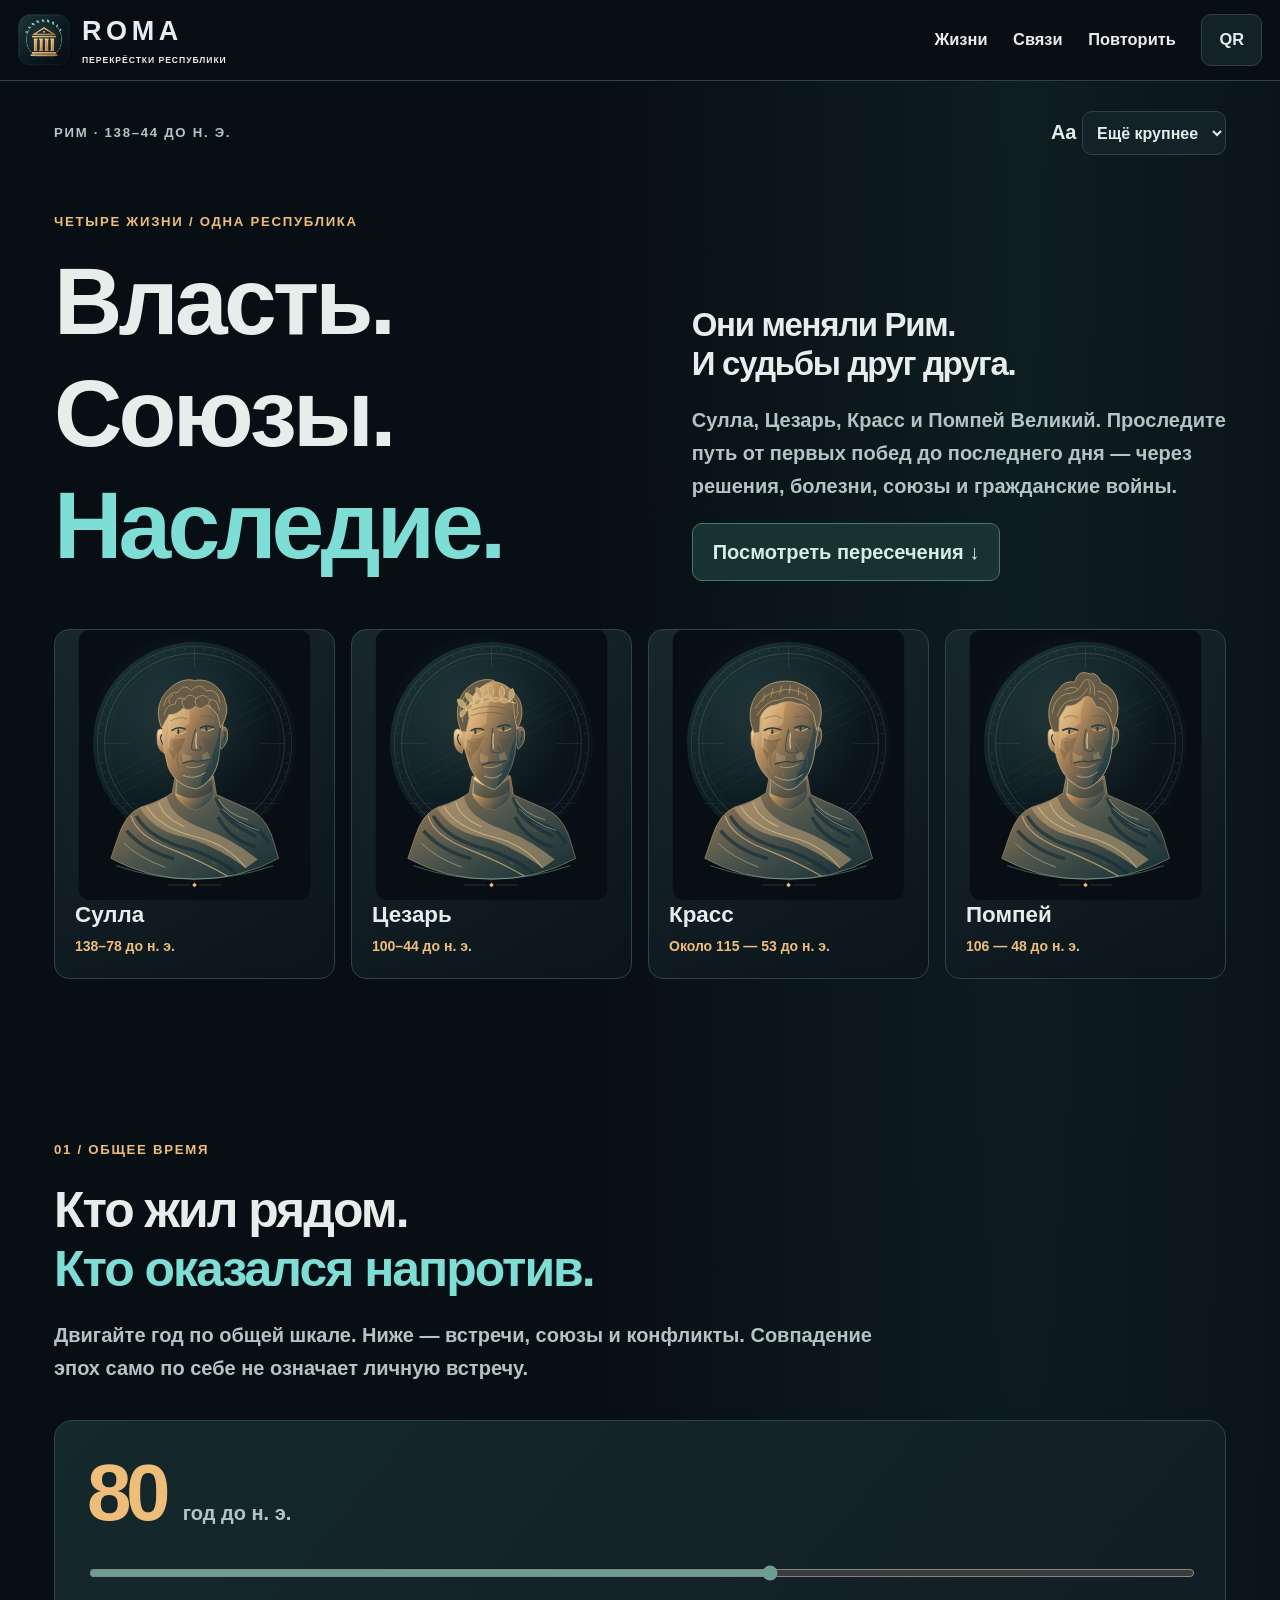
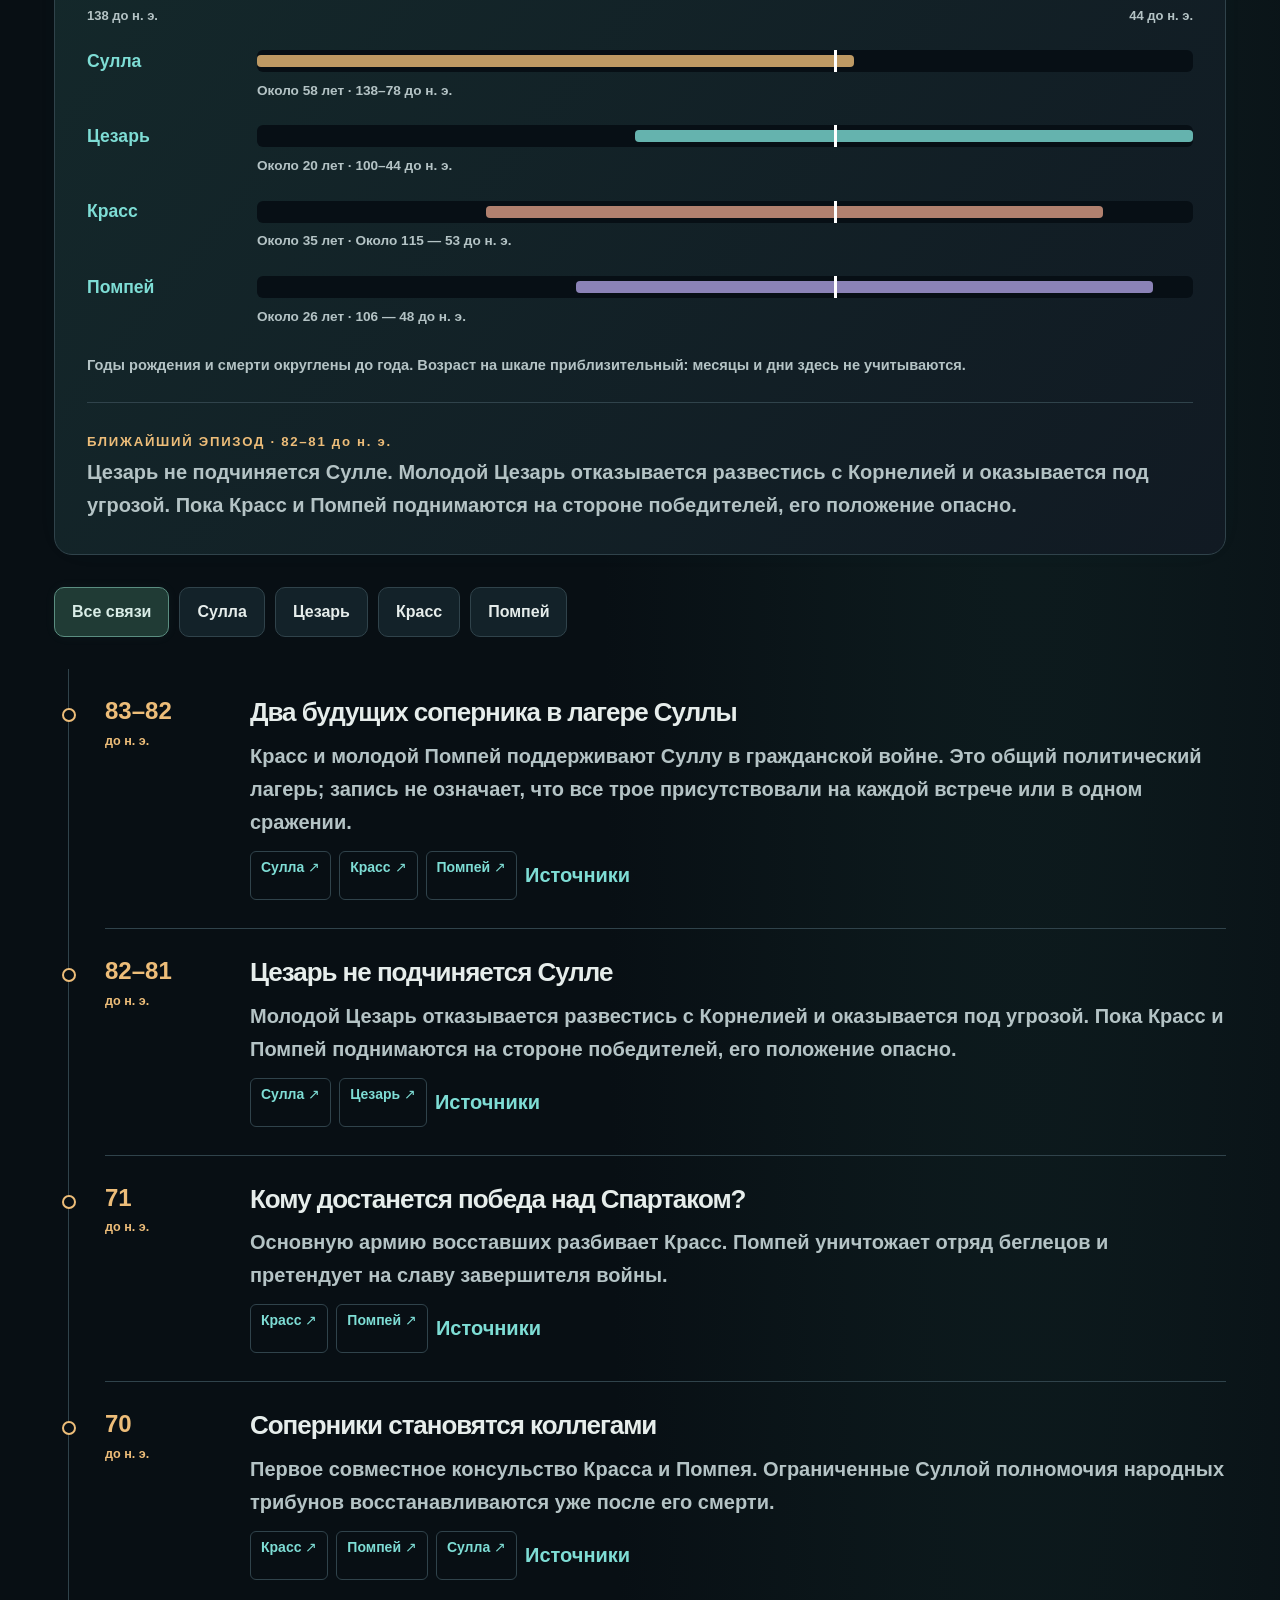
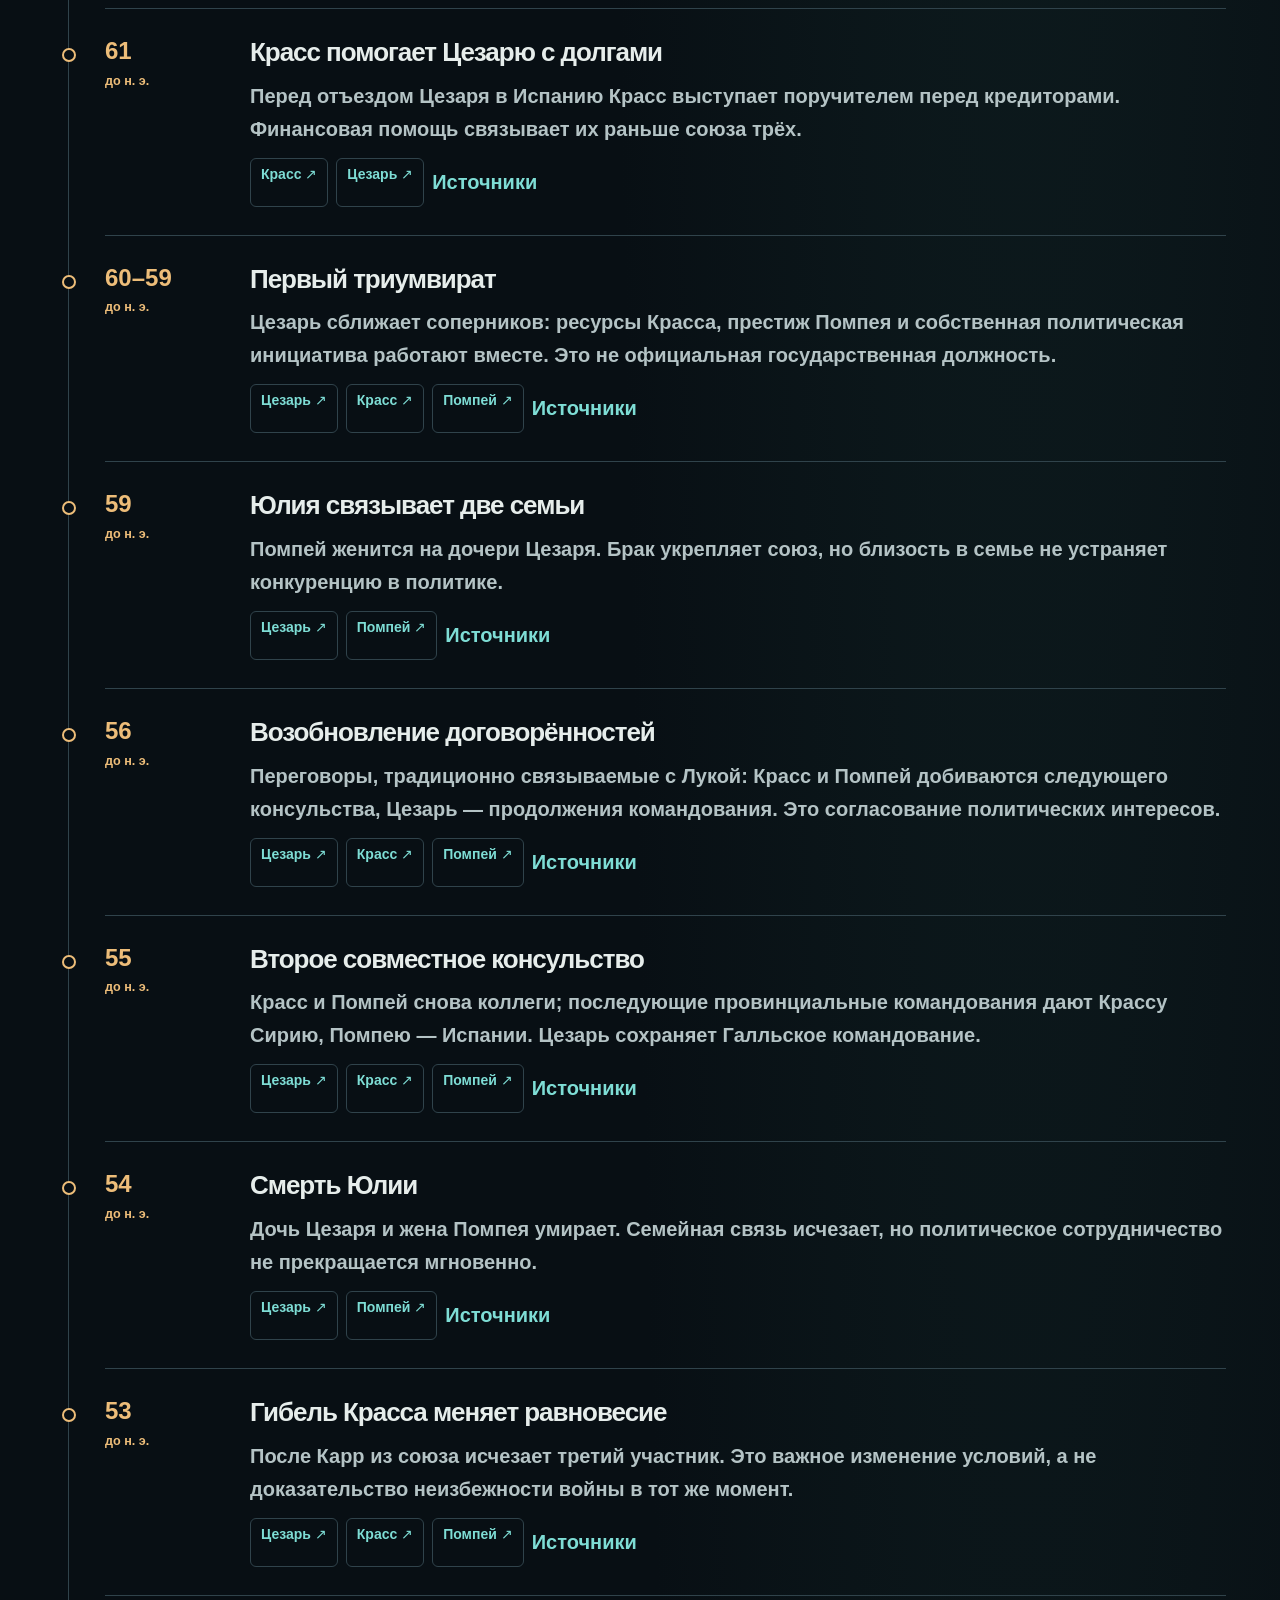
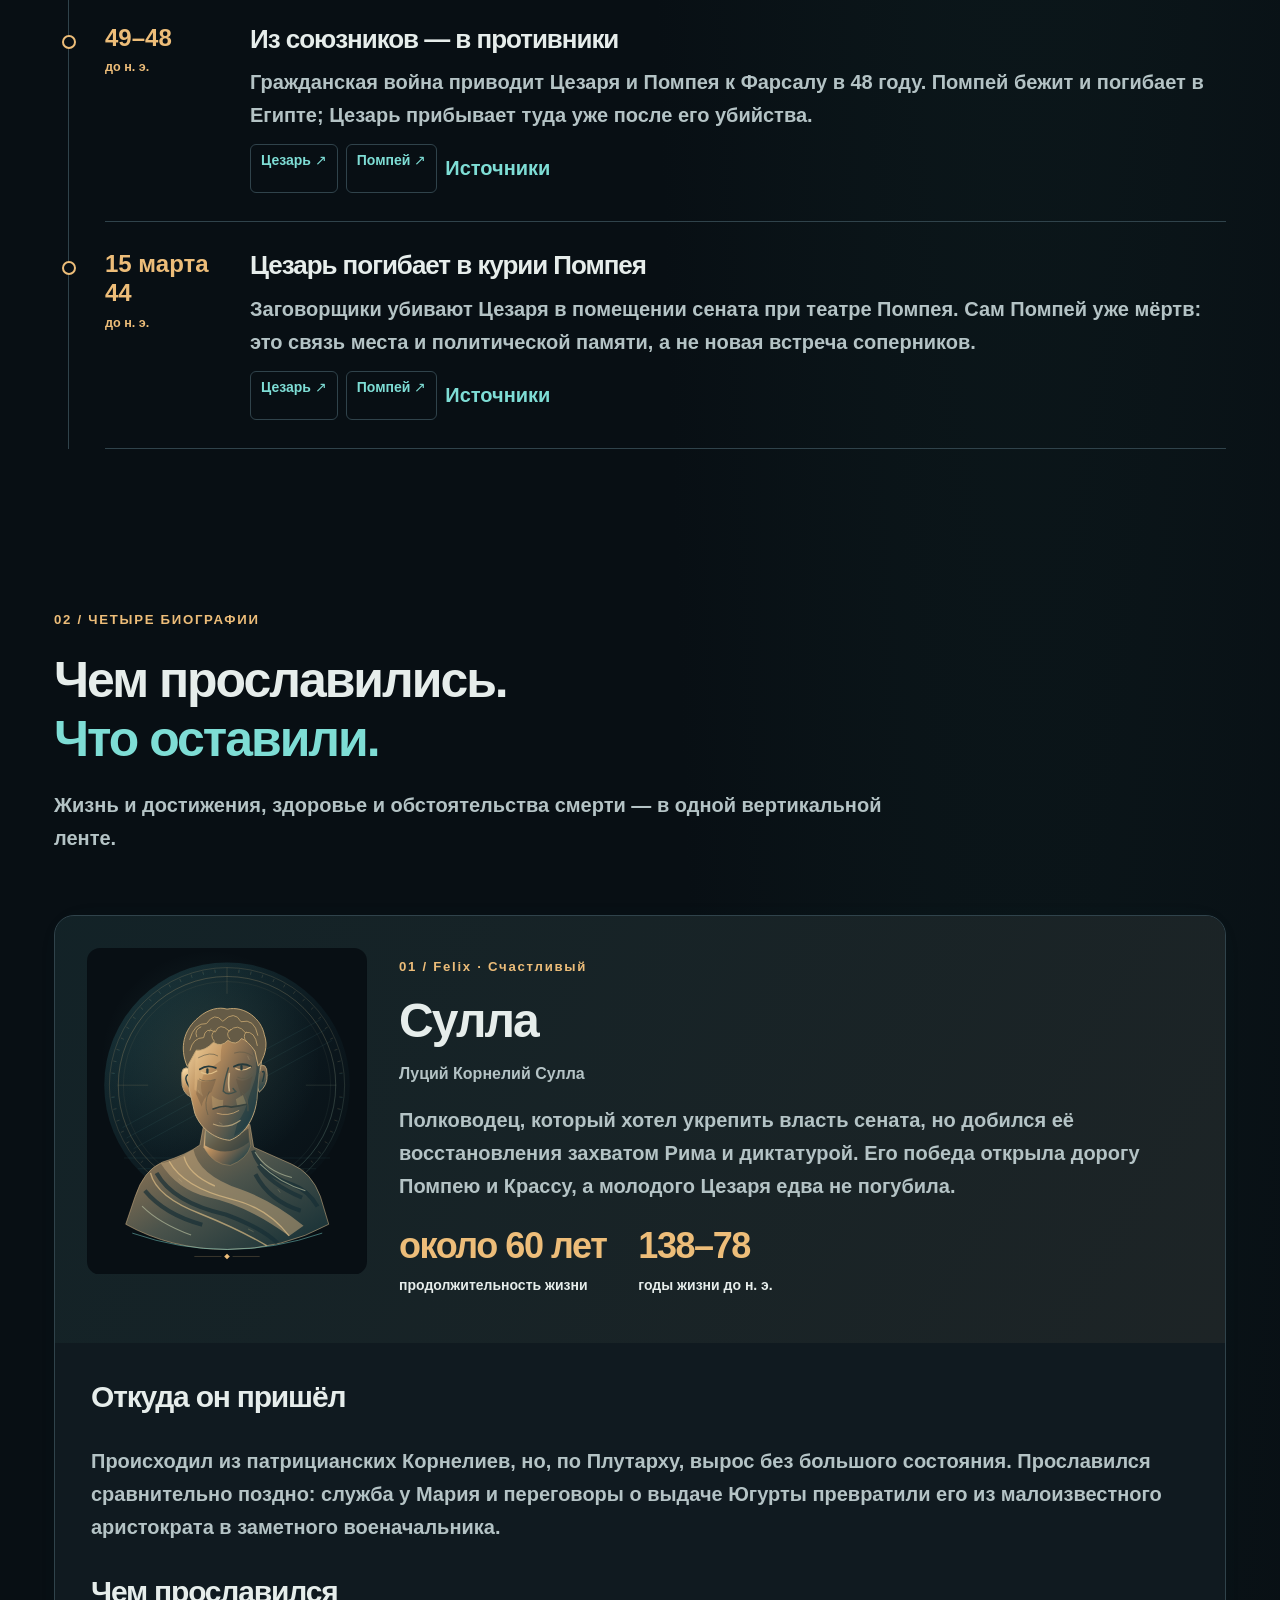
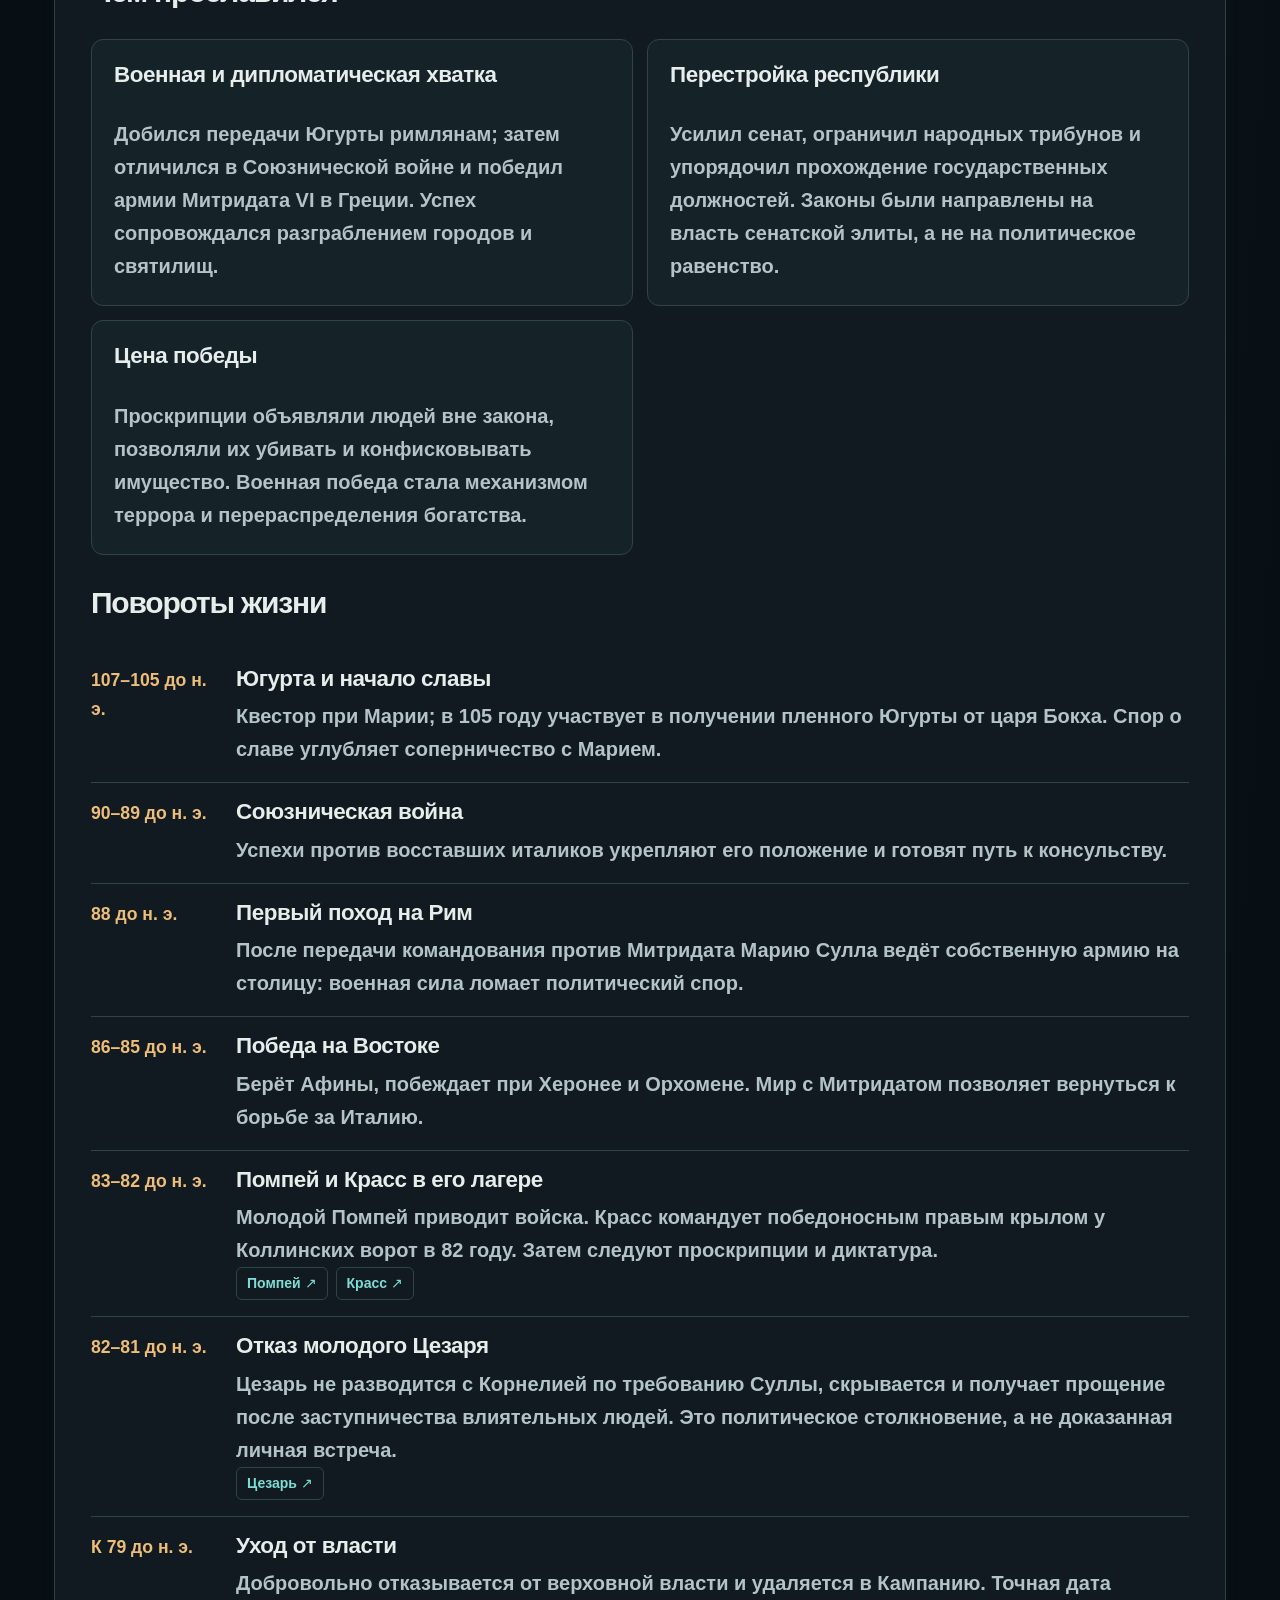
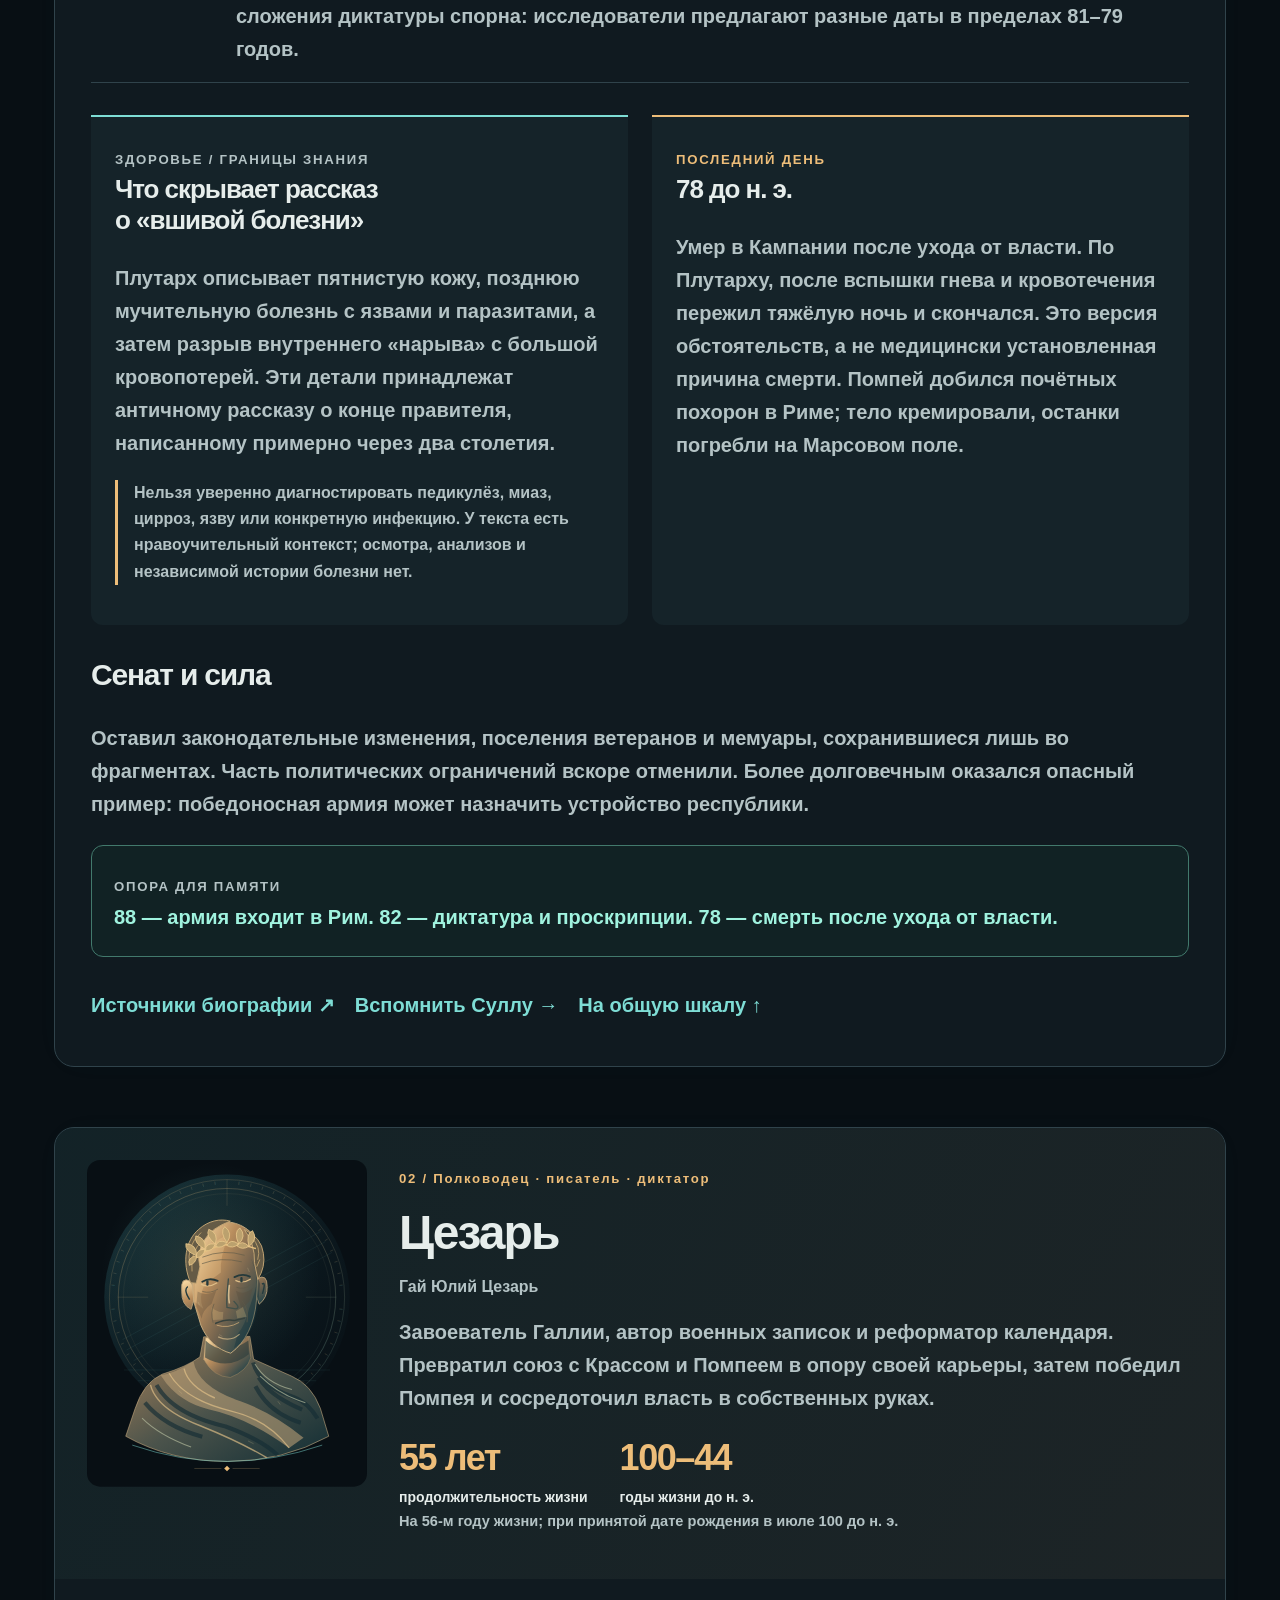
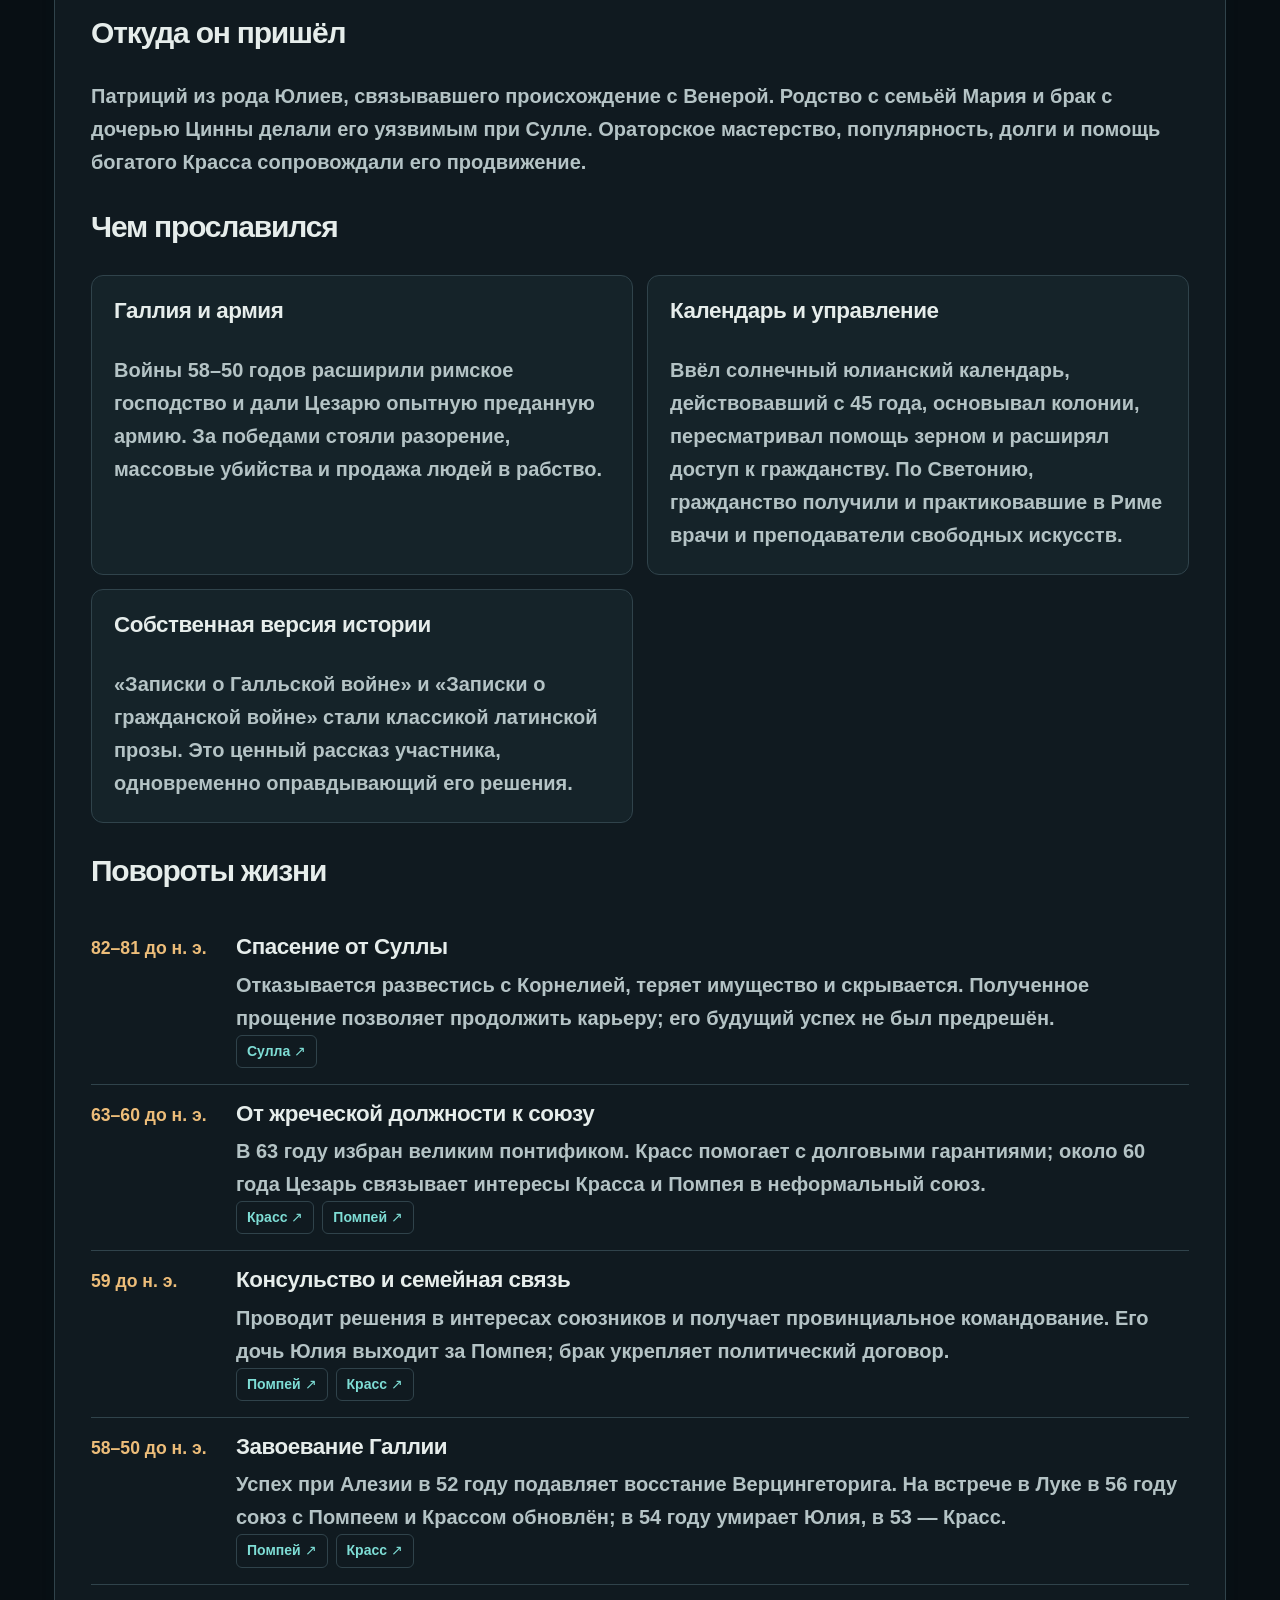
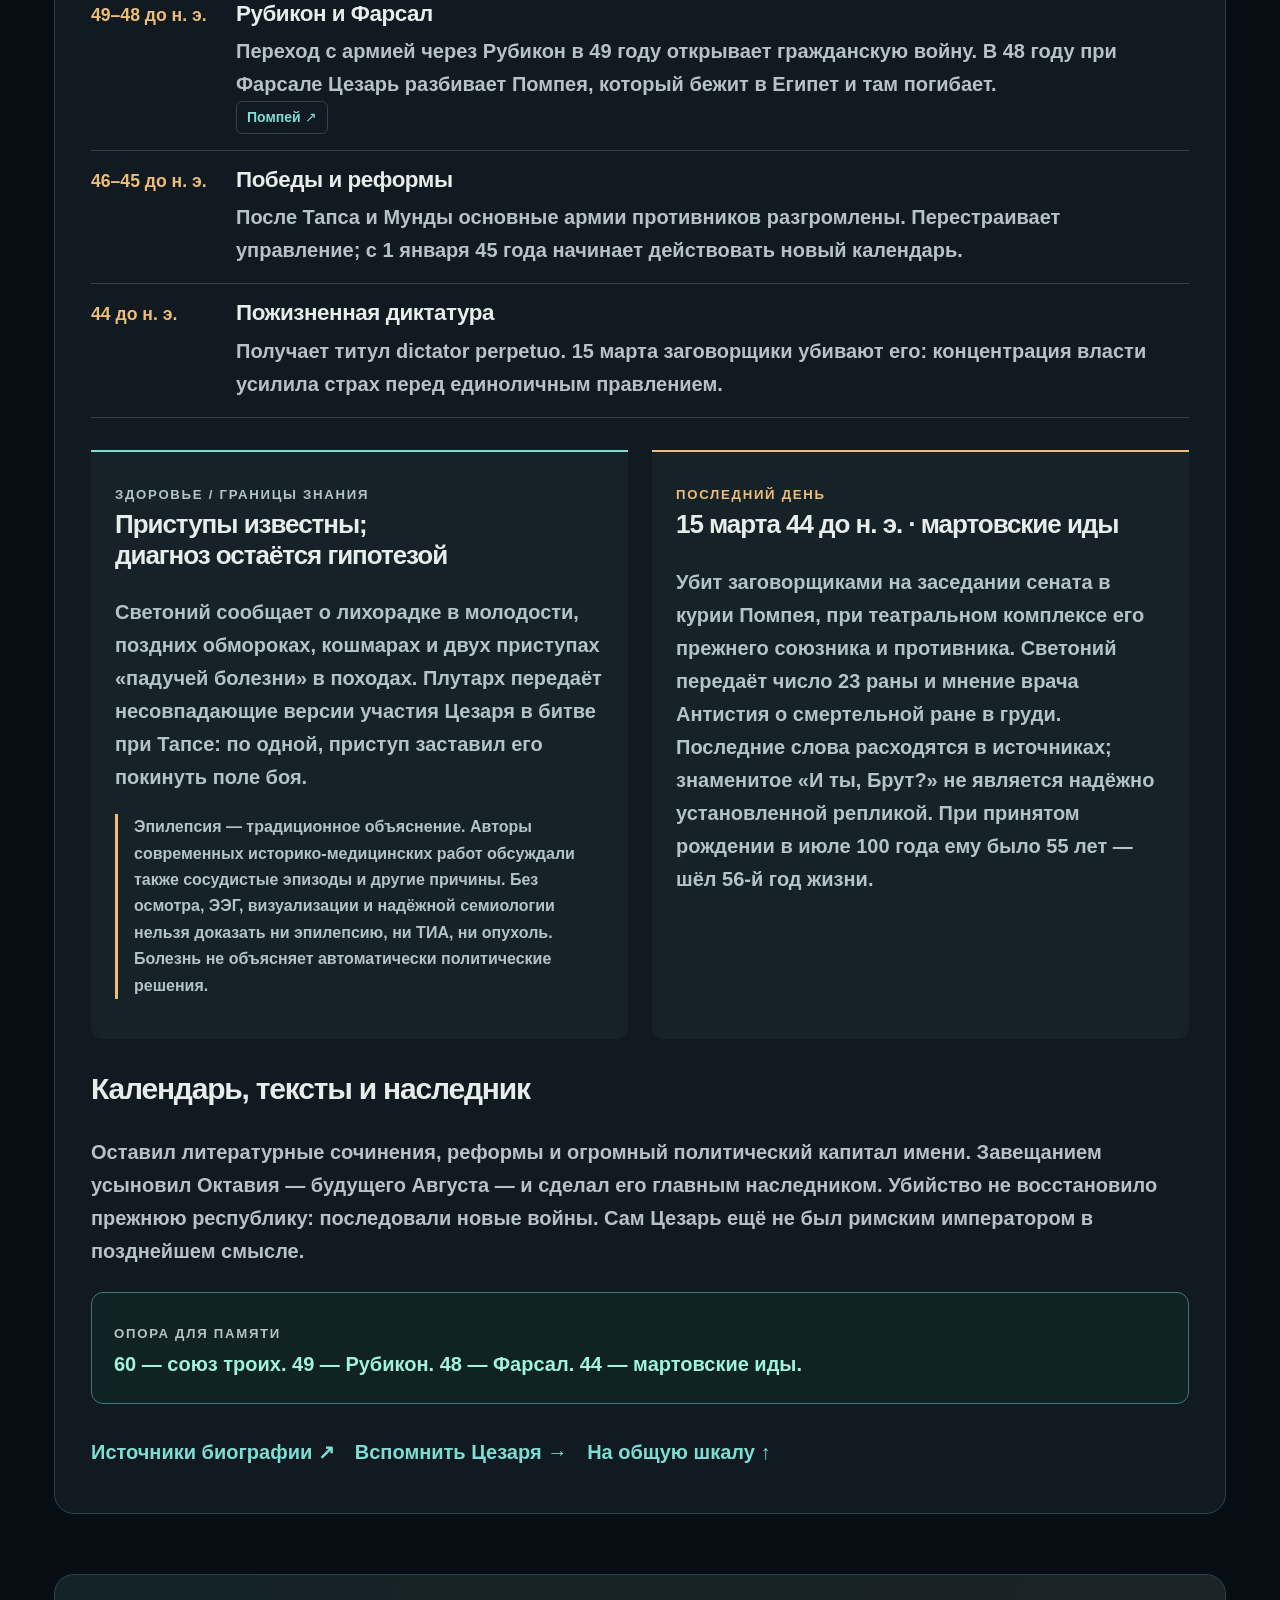
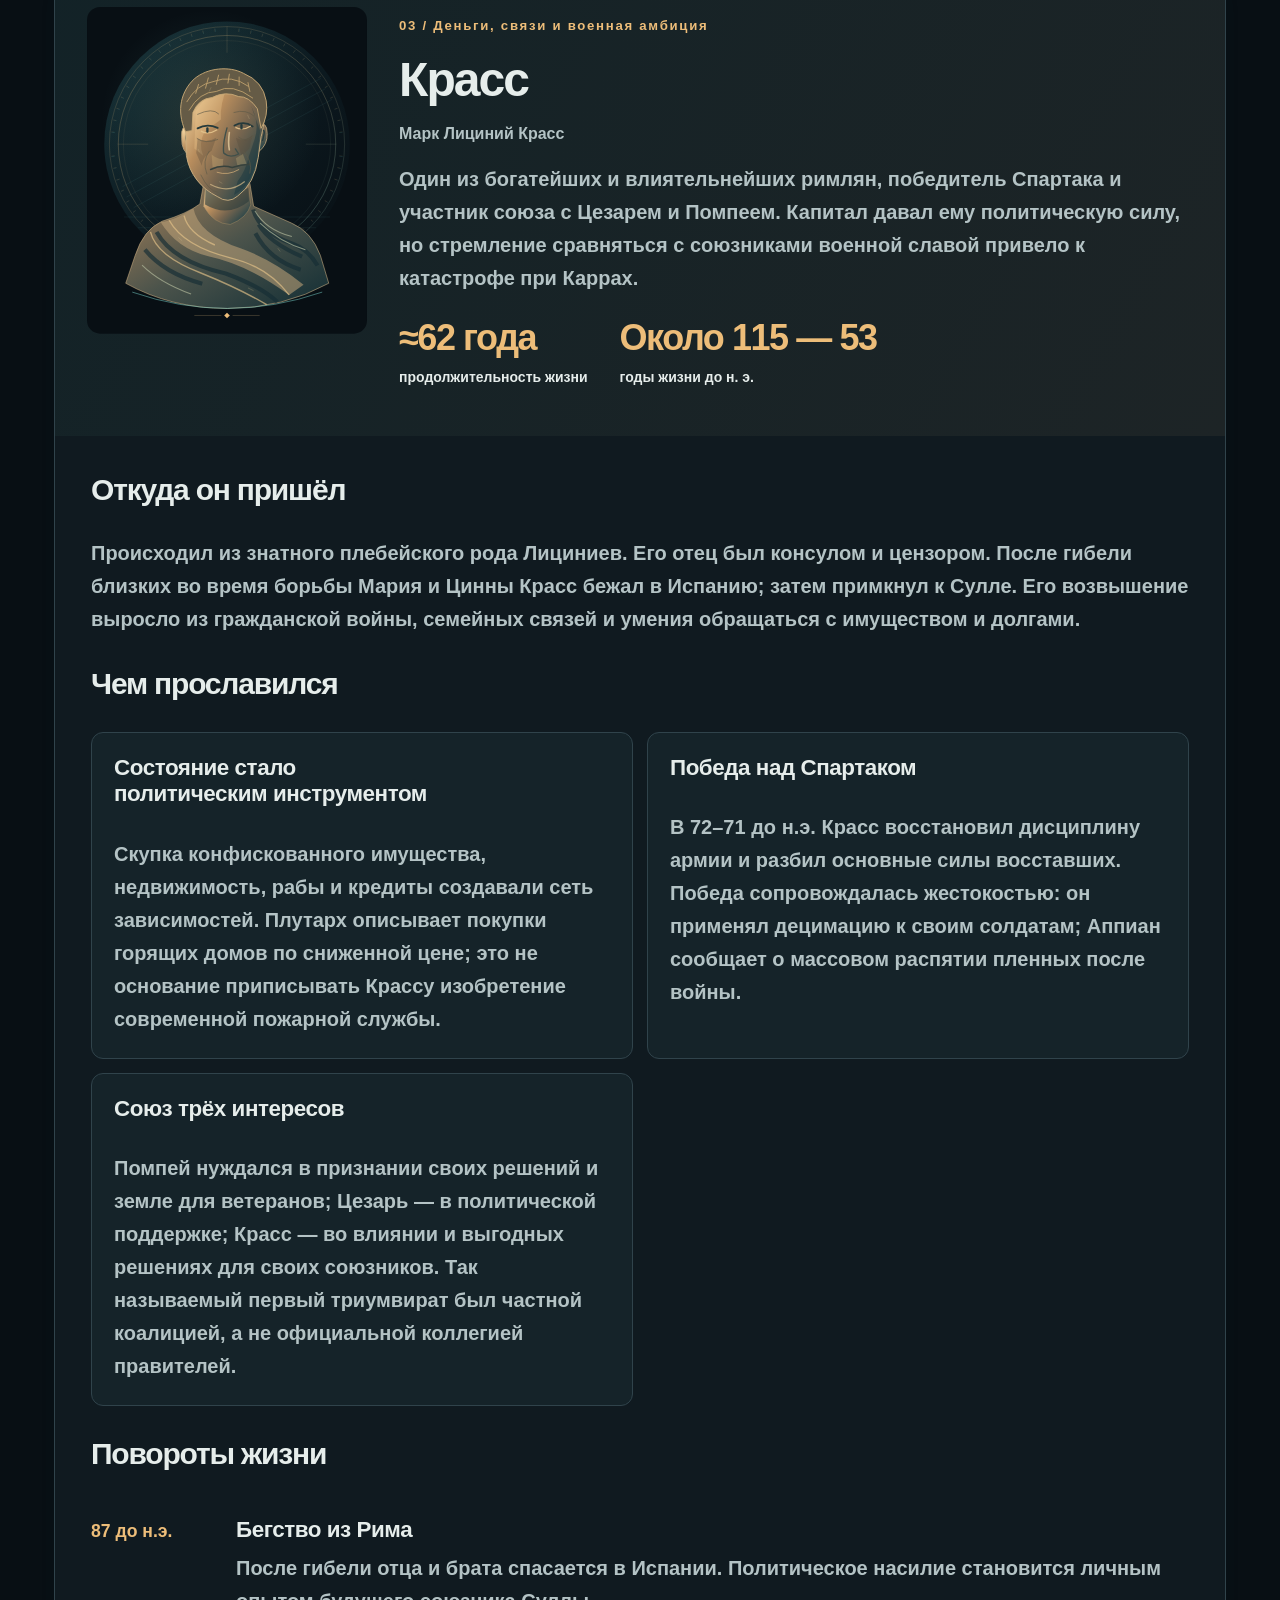
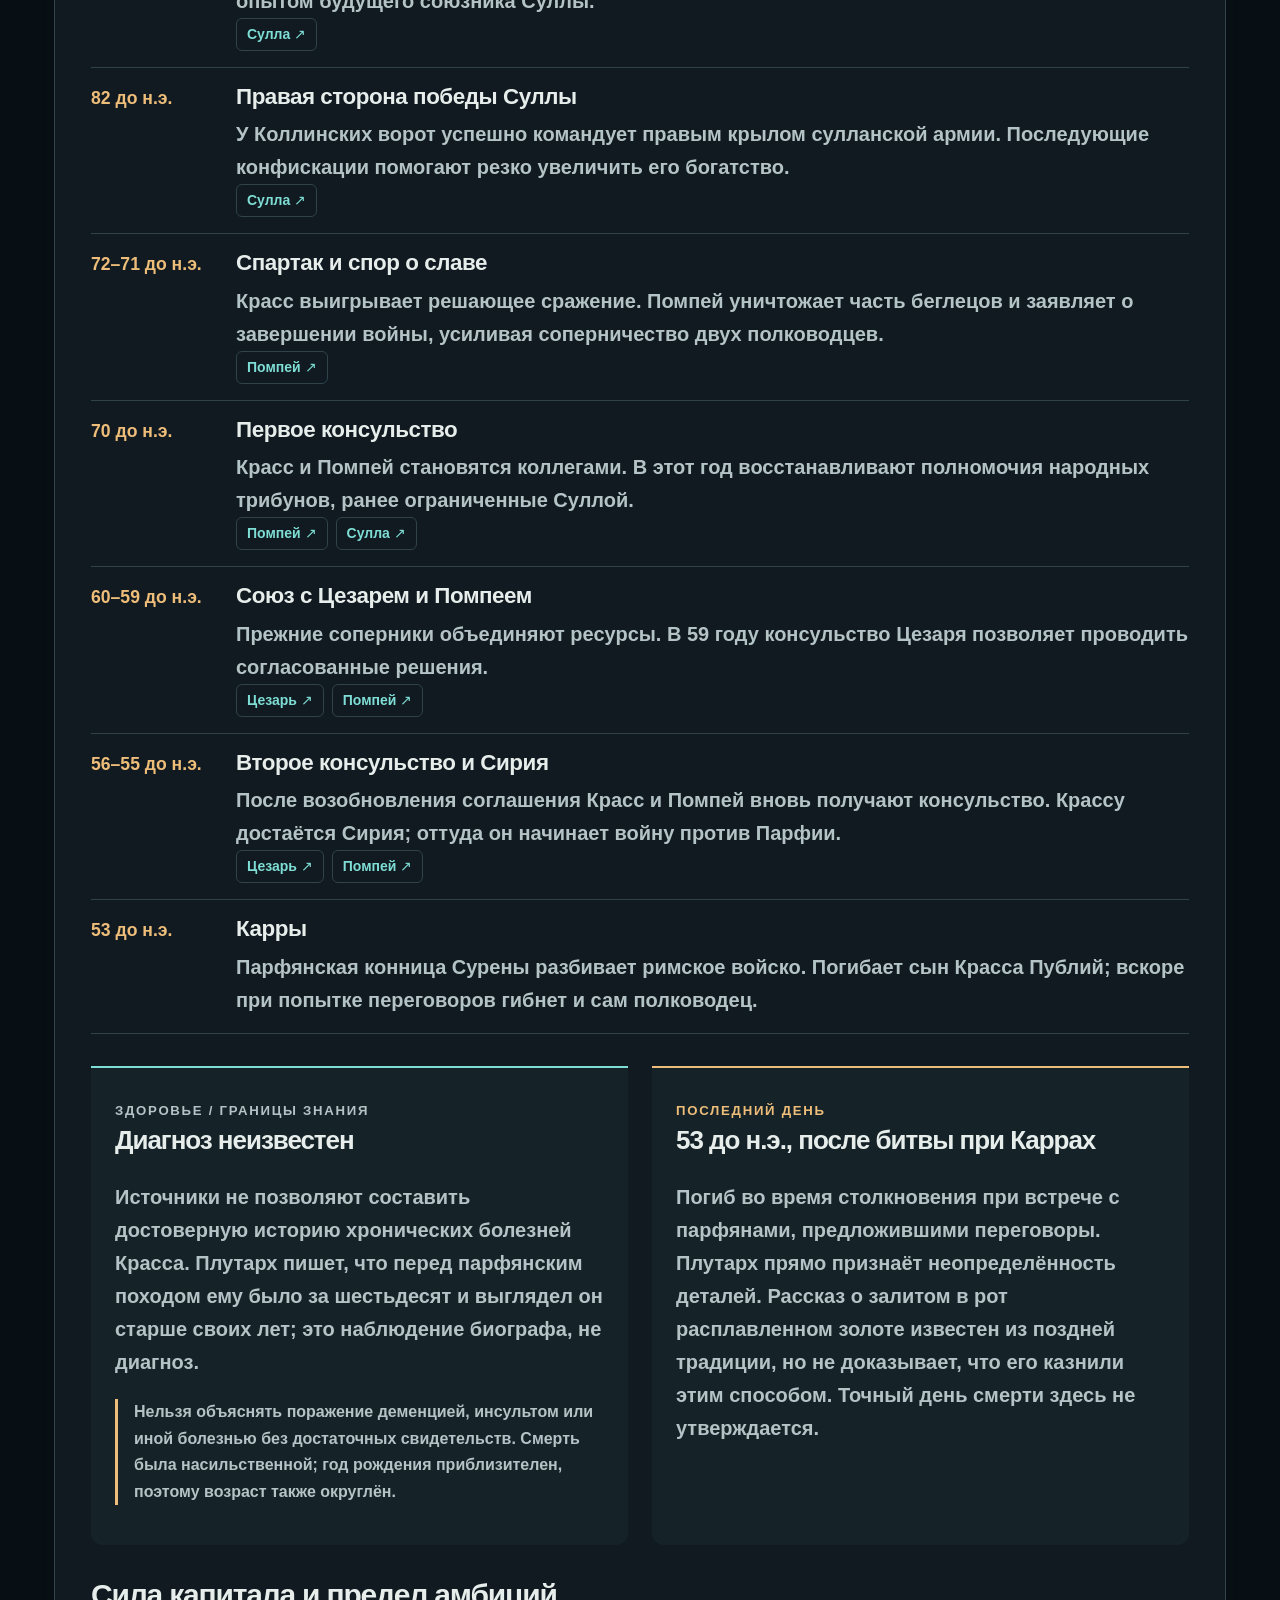
<file: docs/ROMA.html>
<!doctype html><html lang="ru"><head><meta charset="utf-8"><meta name="viewport" content="width=device-width,initial-scale=1,viewport-fit=cover"><meta name="apple-mobile-web-app-capable" content="yes"><meta name="apple-mobile-web-app-status-bar-style" content="black-translucent"><meta name="theme-color" content="#080f14"><meta name="description" content="Сулла, Цезарь, Красс и Помпей: четыре жизни, общая хронология и судьба Римской республики."><meta name="atlas-app" content="roma"><meta name="atlas-version" content="r-1b47f0da495c41400436"><meta name="atlas-built" content="2026-10-23T19:34:55+00:00"><title>ROMA — Перекрёстки Республики</title><link rel="icon" href="[data-uri]"><link rel="apple-touch-icon" href="[data-uri]"><style>:root{color-scheme:dark;--bg:#080f14;--panel:#101c22;--line:#30434b;--text:#e6edeb;--muted:#b4c3c5;--gold:#edbd79;--teal:#7eddd5;font-family:-apple-system,BlinkMacSystemFont,"Segoe UI",sans-serif;font-size:18px;scroll-behavior:smooth;scroll-padding-top:116px}*{box-sizing:border-box}html[data-text-size=large]{font-size:20px}html[data-text-size=xlarge]{font-size:23px}body{margin:0;background:radial-gradient(ellipse at 80% 0,#16302f70,transparent 30%),var(--bg);color:var(--text);font-weight:550;line-height:1.65}body:has(dialog[open]){overflow:hidden}a{color:var(--teal);text-decoration:none}a:hover{text-decoration:underline}button,select{font:inherit;font-weight:750}button,a,select,input{-webkit-tap-highlight-color:transparent}button{cursor:pointer}button,select{color:var(--text);border:1px solid var(--line);background:#132229;border-radius:10px;padding:.55rem .85rem;min-height:44px}button:hover{border-color:var(--teal)}button:disabled{opacity:.45;cursor:default}button:focus-visible,a:focus-visible,select:focus-visible,input:focus-visible{outline:3px solid var(--gold);outline-offset:4px}input{accent-color:var(--teal)}input[type=checkbox]{width:20px;height:20px}h1,h2,h3,h4,p{margin-top:0}h1,h2,h3,h4{line-height:1.18;letter-spacing:-.04em;font-weight:850;text-wrap:balance}h1{font-size:clamp(3.5rem,7.4vw,6.3rem);margin-bottom:0}h2{font-size:clamp(1.9rem,3.9vw,3.5rem);margin-bottom:1rem}h3{font-size:1.5rem}h4{font-size:1.12rem;letter-spacing:-.02em}em{color:var(--teal);font-style:normal}p{color:var(--muted)}[hidden]{display:none!important}header{display:flex;align-items:center;justify-content:space-between;gap:16px;padding:14px clamp(16px,4vw,64px);border-bottom:1px solid var(--line);background:#080f14f5;position:sticky;top:0;z-index:10;backdrop-filter:blur(14px)}.brand{display:flex;align-items:center;gap:12px;color:var(--text);font-size:1.35rem;line-height:1.2;letter-spacing:.17em;font-weight:900}.brand img{border-radius:13px}.brand small{font-size:.43rem;letter-spacing:.11em;display:block;margin-top:8px}nav{display:flex;align-items:center;gap:clamp(8px,2vw,26px);font-size:.82rem;font-weight:750}nav a{color:var(--text)}.section{max-width:1320px;margin:auto;padding:80px 54px}.toolbar{display:flex;align-items:center;justify-content:space-between;gap:16px;margin-bottom:56px}.toolbar label{white-space:nowrap}.toolbar select{padding:.3rem .5rem;font-size:.8rem}.eyebrow{font-size:.66rem;letter-spacing:.13em;font-weight:850;color:var(--muted)}.gold{color:var(--gold)}.hero{padding-top:30px}.hero-text{display:grid;grid-template-columns:1.1fr 1fr;gap:50px;align-items:end;margin-bottom:48px}.hero-copy h2{font-size:1.65rem}.primary-button,.secondary-button{display:inline-block;text-align:center;border:1px solid var(--line);border-radius:10px;padding:.7rem 1rem;font-weight:800;line-height:1.4}.primary-button{background:var(--teal);color:#071817;border-color:var(--teal)}.secondary-button{background:#14242a;color:var(--text)}.text-button{background:none;border:0;padding:.4rem 0;color:var(--teal);font-weight:750}.portrait-grid{display:grid;grid-template-columns:repeat(4,minmax(0,1fr));gap:16px}.portrait-link{position:relative;background:linear-gradient(150deg,#18272d,#0b151b);border:1px solid var(--line);border-radius:15px;overflow:hidden;color:var(--text);transition:transform .2s,border-color .2s}.portrait-link:hover{transform:translateY(-4px);border-color:var(--gold);text-decoration:none}.portrait-link svg{width:100%;height:auto;display:block;max-height:270px}.portrait-label{padding:0 20px 20px}.portrait-label b{display:block;font-size:1.12rem;line-height:1.3}.portrait-label span{display:block;color:var(--gold);font-size:.7rem;margin-top:6px}.section-heading{max-width:860px;margin-bottom:35px}.section-heading .eyebrow{display:block;margin-bottom:20px}.time-machine{background:linear-gradient(130deg,#14292b,#111a23);border:1px solid var(--line);padding:32px;border-radius:18px}.year-title{display:flex;align-items:baseline;gap:18px}.year-title output{font-size:4rem;line-height:1;color:var(--gold);font-weight:850;letter-spacing:-.07em}.year-title span{color:var(--muted)}#year{width:100%;height:44px;margin-top:18px}.axis{display:flex;justify-content:space-between;color:var(--muted);font-size:.65rem}.life-row{display:grid;grid-template-columns:150px 1fr;gap:20px;align-items:center;padding-top:20px}.life-row>a{font-size:.88rem;font-weight:800}.track{height:22px;position:relative;background:#070f15;border-radius:6px;overflow:hidden}.life-bar{position:absolute;top:5px;height:12px;border-radius:4px;background:var(--teal);opacity:.8}.life-marker{position:absolute;top:0;bottom:0;width:3px;background:#fff;z-index:1}.life-state{grid-column:2;font-size:.68rem;margin-top:-16px;color:var(--muted)}#year-context{border-top:1px solid var(--line);margin-top:25px;padding-top:20px}#year-context p{margin:0}.filter-bar{display:flex;flex-wrap:wrap;gap:10px;margin:32px 0}.filter-bar button{font-size:.8rem}.filter-bar button[aria-pressed=true]{background:var(--teal);color:#081817}.timeline{border-left:1px solid var(--line);margin-left:14px;padding-left:36px}.event{position:relative;display:grid;grid-template-columns:125px 1fr;gap:20px;padding:28px 0;border-bottom:1px solid var(--line)}.event:before{content:"";position:absolute;width:10px;height:10px;border:2px solid var(--gold);border-radius:50%;left:-43px;top:39px;background:var(--bg)}.event time{font-size:1.2rem;line-height:1.2;color:var(--gold);font-weight:850}.event time small{display:block;font-size:.63rem;margin-top:8px;font-weight:650}.event h3{font-size:1.3rem;margin-bottom:12px}.event p{margin-bottom:12px}.related{display:flex;flex-wrap:wrap;gap:8px}.related a{border:1px solid var(--line);border-radius:6px;padding:4px 10px;font-size:.7rem}.fine{font-size:.73rem;line-height:1.55;color:var(--muted)}.time-machine>.fine{margin:26px 0 0}.biography{margin-top:60px;border:1px solid var(--line);border-radius:20px;overflow:hidden;background:#101a20}.bio-top{display:grid;grid-template-columns:280px 1fr;gap:32px;padding:32px;background:linear-gradient(120deg,#18333555,#1d2426)}.bio-portrait svg{display:block;width:100%;height:auto}.bio-top h2{font-size:2.4rem;margin:12px 0}.full-name{font-size:.8rem}.bio-metrics{display:flex;gap:32px;flex-wrap:wrap;margin-top:25px}.bio-metrics b{font-size:1.8rem;line-height:1;color:var(--gold);display:block;letter-spacing:-.04em}.bio-metrics span{font-size:.7rem;display:block;margin-top:10px}.bio-content{padding:36px}.bio-content h3{margin-top:30px}.bio-content h3:first-child{margin-top:0}.achievement-grid{display:grid;grid-template-columns:1fr 1fr;gap:14px}.achievement{padding:22px;border:1px solid var(--line);border-radius:12px;background:#152329}.achievement p:last-child{margin-bottom:0}.bio-events{list-style:none;padding:0}.bio-events li{padding:16px 0;display:grid;grid-template-columns:125px 1fr;gap:20px;border-bottom:1px solid var(--line)}.bio-events time{color:var(--gold);font-weight:850;font-size:.88rem}.bio-events h4{margin-bottom:8px}.bio-events p{margin:0}.health-grid{display:grid;grid-template-columns:1fr 1fr;gap:24px;margin:32px 0}.health,.death{padding:24px;background:#152329;border-top:2px solid var(--teal);border-radius:0 0 12px 12px}.death{border-color:var(--gold)}.health-grid h3{margin-top:0;font-size:1.3rem}.caution{font-size:.8rem;border-left:3px solid var(--gold);padding-left:16px}.anchor{padding:22px;background:#153b353d;border:1px solid #42796c;border-radius:12px;color:#a0f3df;font-weight:750;margin:24px 0}.bio-actions{display:flex;gap:20px;flex-wrap:wrap}.study-panel{padding:36px;background:var(--panel);border:1px solid var(--line);border-radius:18px}.study-controls{display:flex;justify-content:space-between;gap:24px;flex-wrap:wrap}.study-controls label{display:flex;align-items:center;gap:15px}.study-controls p{font-size:.8rem}#review-ready{display:flex;flex-wrap:wrap;gap:15px}#review-ready .fine{flex-basis:100%;margin:0}.card-top{display:flex;align-items:center;justify-content:space-between;gap:20px;margin:16px 0 25px}#card-question{font-size:1.8rem;max-width:900px}#card-answer{font-size:1.15rem;color:var(--text);margin-top:30px}.rating{display:flex;gap:15px;margin-top:30px}.footer-actions{display:flex;gap:18px;flex-wrap:wrap;margin:30px 0}footer{border-top:1px solid var(--line)}footer>div:first-child{max-width:800px}#read-progress{position:fixed;left:0;top:0;z-index:50;height:3px;background:var(--teal);width:0;pointer-events:none}#resume-review{position:fixed;bottom:18px;left:50%;transform:translateX(-50%);z-index:21;background:#edbd79;color:#0b1618;padding:10px 16px;border-radius:12px;box-shadow:0 4px 25px #0007;font-weight:800;font-size:.8rem;text-align:center;max-width:70vw}#save-notice{position:sticky;bottom:0;margin:0;padding:20px;background:#573d23;color:#fff;z-index:22}dialog{color:var(--text);background:#102027;border:1px solid #48616a;border-radius:18px;padding:32px;width:min(800px,calc(100% - 24px));max-height:85dvh;overflow:auto}dialog::backdrop{background:#000b;backdrop-filter:blur(6px)}dialog h2{font-size:1.8rem;padding-right:25px}.close-dialog{position:sticky;top:0;float:right;padding:0;width:44px;font-size:24px}.source{border-bottom:1px solid var(--line);padding:20px 0}.source h3{font-size:1rem;letter-spacing:normal}.source p{font-size:.8rem}.qr{background:#fff;border-radius:16px;padding:20px;margin:24px auto;max-width:340px}.qr svg{width:100%;display:block}.skip{position:fixed;top:-200px;z-index:100;background:var(--gold);color:#000;padding:16px}.skip:focus{top:0}.sr-only{position:absolute;width:1px;height:1px;overflow:hidden;clip-path:inset(50%)}
@media(max-width:900px){.section{padding:55px 30px}.hero{padding-top:24px}.hero-text{gap:25px}.portrait-grid{gap:10px}.portrait-label{padding:0 12px 16px}.portrait-label b{font-size:.95rem}.bio-top{grid-template-columns:200px 1fr;padding:25px}.bio-top h2{font-size:2rem}.bio-content{padding:25px}.health-grid{grid-template-columns:1fr}header{padding:14px 22px}.brand small{display:none}.event{grid-template-columns:100px 1fr}}
@media(max-width:600px){:root{scroll-padding-top:125px}header{flex-wrap:wrap;padding:12px 18px;gap:10px}.brand{font-size:1.1rem}.brand img{width:38px;height:38px}.brand small{display:block;font-size:8px}.brand{gap:9px}nav{width:100%;justify-content:space-between;font-size:.72rem;gap:8px}nav button{min-height:38px;padding:.2rem .6rem}.section{padding:42px 22px}.toolbar{margin-bottom:32px;align-items:start;gap:14px;flex-wrap:wrap}.eyebrow{font-size:.6rem}.hero-text{grid-template-columns:1fr;gap:30px}h1{font-size:3.25rem}.hero-copy h2{font-size:1.4rem}h2{font-size:1.9rem}.portrait-grid{grid-template-columns:1fr 1fr;gap:14px}.portrait-link svg{max-height:220px}.portrait-label{padding:0 12px 15px}.portrait-label b{font-size:.95rem}.portrait-label span{font-size:.65rem}.time-machine{padding:20px}.year-title output{font-size:3rem}.year-title span{font-size:.8rem}.life-row{grid-template-columns:1fr;gap:8px}.life-state{grid-column:1;margin-top:0}.life-row>a{font-size:.85rem}.axis{font-size:.6rem}.timeline{padding-left:20px;margin-left:7px}.event{grid-template-columns:1fr;gap:12px;padding:22px 0}.event:before{left:-27px;top:27px}.event time{font-size:1.15rem}.event time small{display:inline;margin-left:8px}.event h3{font-size:1.2rem}.filter-bar button{font-size:.72rem;padding:.45rem .65rem}.bio-top{grid-template-columns:1fr;padding:22px}.bio-portrait{width:72%;max-width:270px;margin:auto}.bio-top h2{font-size:2rem}.bio-content{padding:22px}.bio-metrics{gap:24px}.bio-metrics b{font-size:1.55rem}.achievement-grid{grid-template-columns:1fr}.achievement{padding:18px}.bio-events li{grid-template-columns:1fr;gap:8px}.health,.death{padding:18px}.study-panel{padding:22px}.study-controls label{flex-wrap:wrap;gap:8px}.study-controls select{max-width:100%;font-size:.8rem}.card-top{align-items:start;gap:12px}#card-question{font-size:1.5rem}.rating{flex-wrap:wrap}.bio-actions button{font-size:.85rem}dialog{padding:22px}.footer-actions{flex-direction:column;align-items:start}}
@media(max-width:360px){.section{padding-inline:17px}header{padding-inline:17px}.portrait-label b{font-size:.83rem}.bio-content,.bio-top,.study-panel{padding:16px}.time-machine{padding:16px}.bio-top h2{font-size:1.65rem}h1{font-size:2.9rem}h2{font-size:1.6rem}.achievement,.health,.death{padding:14px}.toolbar select{font-size:.7rem}.brand small{font-size:7px}.primary-button,.secondary-button{font-size:.88rem}.anchor{padding:16px}.card-top .text-button{font-size:.8rem}}
@media(prefers-reduced-motion:reduce){:root{scroll-behavior:auto}*{transition:none!important}}

/* iPhone safe areas and 44px touch controls. */
header{padding-top:calc(14px + env(safe-area-inset-top));padding-left:max(18px,env(safe-area-inset-left));padding-right:max(18px,env(safe-area-inset-right))}:root{scroll-padding-top:calc(var(--header-height,110px) + 20px)}footer{padding-bottom:calc(80px + env(safe-area-inset-bottom))}

nav a{display:inline-flex;align-items:center;min-height:44px}nav button{min-height:44px}#resume-review{bottom:calc(12px + env(safe-area-inset-bottom))}
/* Quiet controls: dark surfaces, restrained neon edges. */
.primary-button{background:#18322f;color:#d6eee8;border-color:#48776e;box-shadow:inset 0 0 18px #73cbb607,0 0 12px #73cbb609}.primary-button:hover{background:#203d37;border-color:#6fada0;text-decoration:none}.filter-bar button[aria-pressed=true]{background:#203b35;color:#d9ede7;border-color:#5b8e81;box-shadow:0 0 12px #78ccaf0d}.portrait-link{box-shadow:inset 0 0 24px #7eddd504}.time-machine,.biography,.study-panel{box-shadow:0 0 36px #7eddd504}#resume-review{background:#243c37;color:#d6eee8;border:1px solid #5e8a7c}input{accent-color:#6c9f92}

.hero-text>div,.achievement-grid>div,.health-grid>section{min-width:0}@media(max-width:360px){h1{font-size:2.45rem}.bio-content h3{font-size:1.25rem}.achievement h4{font-size:1rem}}
@media(max-width:600px){h1{font-size:min(3.25rem,17vw)}}
@media(min-width:601px) and (max-width:900px){h1{font-size:min(3.5rem,9vw)}}

.app-updates{margin:28px 0 4px;padding:24px 0 0;border-top:1px solid var(--border,var(--line,#385248));min-width:0}.app-updates h3{font-size:1.2rem;font-weight:750;line-height:1.5;margin:0 0 16px}.update-toggle{display:flex;align-items:center;gap:13px;min-height:48px;font-size:1rem;font-weight:700;cursor:pointer}.update-toggle input{width:25px;height:25px;flex:none;accent-color:var(--cyan,#67f2cd);margin:0}.app-updates .update-status{font-size:1rem;line-height:1.7;font-weight:650;margin:16px 0;color:var(--text,#e7eef2)}.app-updates .update-help{font-size:.85rem;line-height:1.7;color:var(--muted,#b0c6bd);margin:0 0 18px}.update-actions{display:flex;gap:12px;flex-wrap:wrap}.update-actions button{font-size:.9rem;min-height:48px;padding:12px 16px;white-space:normal}.update-version{display:block;font-size:.75rem;color:var(--muted,#b0c6bd);margin-top:16px}.update-banner{position:fixed;left:max(15px,env(safe-area-inset-left));right:max(15px,env(safe-area-inset-right));bottom:max(15px,env(safe-area-inset-bottom));margin:0 auto;max-width:860px;padding:20px 23px;z-index:110;background:#102922;border:1px solid #67aa95;box-shadow:0 10px 60px #0009;display:flex;gap:22px;align-items:center;color:#e9fff3}.update-banner p{font-size:.85rem;font-weight:650;line-height:1.6;margin:0;flex:1;min-width:0}.update-banner>div{display:flex;gap:10px;flex-wrap:wrap;flex-shrink:0}.update-banner button{font-size:.85rem;line-height:1.5;font-weight:700;padding:10px 13px;border:1px solid #77bea6;min-height:46px;color:#d2ffeb}.update-banner button:disabled{opacity:.5;cursor:default}.update-banner[hidden]{display:none!important}@media(max-width:700px){.update-banner{flex-direction:column;align-items:stretch;gap:15px;padding:17px 19px}.update-banner>div{justify-content:flex-end}.update-banner p{font-size:.875rem}.update-actions{flex-direction:column}.update-actions button{width:100%;justify-content:center}}

body:has(.update-banner:not([hidden])){padding-bottom:var(--update-banner-space,240px)}
@media(max-width:380px){.update-toggle{font-size:.87rem}}
</style></head>
<body><a class="skip" href="#main">К содержанию</a><header><a href="#home" class="brand"><img src="[data-uri]" width="52" height="52" alt=""><span>ROMA<small>ПЕРЕКРЁСТКИ РЕСПУБЛИКИ</small></span></a><nav aria-label="Разделы"><a href="#lives">Жизни</a><a href="#connections">Связи</a><a href="#learn">Повторить</a><button id="qr-button" aria-label="QR-код">QR</button></nav></header><div id="read-progress" aria-hidden="true"></div>
<main id="main"><section id="home" class="hero section"><div class="toolbar"><span class="eyebrow">РИМ · 138–44 ДО Н. Э.</span><label>Aa <select id="text-size" aria-label="Размер шрифта"><option value="normal">Крупный</option><option value="large" selected>Ещё крупнее</option><option value="xlarge">Максимум</option></select></label></div><div class="hero-text"><div><p class="eyebrow gold">ЧЕТЫРЕ ЖИЗНИ / ОДНА РЕСПУБЛИКА</p><h1>Власть.<br>Союзы.<br><em>Наследие.</em></h1></div><div class="hero-copy"><h2>Они меняли Рим.<br>И судьбы друг друга.</h2><p>Сулла, Цезарь, Красс и Помпей Великий. Проследите путь от первых побед до последнего дня — через решения, болезни, союзы и гражданские войны.</p><a class="primary-button" href="#connections">Посмотреть пересечения ↓</a></div></div><div id="portrait-nav" class="portrait-grid"></div></section>
<section id="connections" class="section"><div class="section-heading"><span class="eyebrow gold">01 / ОБЩЕЕ ВРЕМЯ</span><h2>Кто жил рядом.<br><em>Кто оказался напротив.</em></h2><p>Двигайте год по общей шкале. Ниже — встречи, союзы и конфликты. Совпадение эпох само по себе не означает личную встречу.</p></div><div class="time-machine"><div class="year-title"><output id="year-label" for="year">80</output><span>год до н. э.</span></div><label for="year" class="sr-only">Год на общей хронологии</label><input id="year" type="range" min="-138" max="-44" step="1" value="-80"><div class="axis"><span>138 до н. э.</span><span>44 до н. э.</span></div><div id="lifelines"></div><p class="fine">Годы рождения и смерти округлены до года. Возраст на шкале приблизительный: месяцы и дни здесь не учитываются.</p><div id="year-context" aria-live="polite"></div></div><div class="filter-bar" id="connection-filters" aria-label="Фильтр связей"></div><div id="timeline" class="timeline"></div></section>
<section id="lives" class="section"><div class="section-heading"><span class="eyebrow gold">02 / ЧЕТЫРЕ БИОГРАФИИ</span><h2>Чем прославились.<br><em>Что оставили.</em></h2><p>Жизнь и достижения, здоровье и обстоятельства смерти — в одной вертикальной ленте.</p></div><div id="biographies"></div></section>
<section id="learn" class="section"><div class="section-heading"><span class="eyebrow gold">03 / ПАМЯТЬ ЧЕРЕЗ СВЯЗИ</span><h2>Вспомнить человека.<br><em>Объяснить событие.</em></h2><p>Сначала сформулируйте ответ своими словами. Затем откройте объяснение и вернитесь к нужному фрагменту биографии.</p></div><div class="study-panel"><div class="study-controls"><label>Тема <select id="study-topic"><option value="all">Все четыре</option></select></label><p id="study-status" role="status"></p></div><div id="review-ready"><button id="start-review" class="primary-button">Повторить сейчас</button><button id="practice-all" class="secondary-button">Просмотреть все</button><p class="fine">История сохраняется на этом устройстве после отметки «Ещё раз» или «Вспомнил».</p></div><div id="review-session" hidden><div class="card-top"><span id="card-topic" class="eyebrow gold"></span><button id="end-review" class="text-button">Закончить</button></div><h3 id="card-question"></h3><button id="reveal-answer" class="primary-button">Показать объяснение</button><div id="card-back" hidden><p id="card-answer"></p><div id="card-anchor" class="anchor"></div><a id="card-context" class="text-button" href="#lives">К биографии ↗</a><div class="rating"><button data-grade="again" class="secondary-button">Ещё раз</button><button data-grade="good" class="primary-button">Вспомнил</button></div><p class="fine" id="interval-note"></p></div></div><div id="review-finished" hidden><h3>На сегодня очередь пройдена.</h3><p>Вы можете вернуться к биографиям или просмотреть все карточки.</p><button id="restart-review" class="secondary-button">К выбору карточек</button></div></div></section>
<footer class="section"><div><span class="eyebrow gold">ЧИТАТЬ ИСТОЧНИКИ</span><h2>Память о Риме.<br>Критический взгляд.</h2><p>Плутарх, Светоний и другие авторы писали с разными целями, нередко спустя десятилетия. Их рассказы о симптомах, последних словах и предзнаменованиях требуют оговорок.</p></div><div class="footer-actions"><button id="all-sources" class="secondary-button">Источники и оговорки</button><button id="about-button" class="secondary-button">О приложении</button><span>Открыта автономная копия</span></div><p class="fine">ROMA · Перекрёстки Республики · Авторские стилизованные портреты, не точные копии античных бюстов.</p></footer></main>
<a href="#learn" id="resume-review" hidden>Вернуться к карточке ↑</a><p id="save-notice" role="status" hidden></p><dialog id="sources-dialog"><button class="close-dialog" aria-label="Закрыть">×</button><h2>Источники</h2><div id="sources-list"></div></dialog><dialog id="about-dialog"><button class="close-dialog" aria-label="Закрыть">×</button><h2>ROMA</h2><p>Четыре биографии с общей хронологией. Все даты относятся к периоду до нашей эры.</p><p>«Магнус Великий» — Гней Помпей Магн: Magnus по-латыни означает «Великий».</p><p>Листайте страницу пальцем. На компьютере работают колесо мыши и клавиши Page Up / Page Down.</p><p>История повторения хранится локально и между устройствами не синхронизируется.</p></dialog><dialog id="qr-dialog"><button class="close-dialog" aria-label="Закрыть">×</button><h2>ROMA с собой</h2><div class="qr"><svg xmlns="http://www.w3.org/2000/svg" viewBox="0 0 37 37" role="img" aria-label="QR-код приложения ROMA" shape-rendering="crispEdges"><title>ROMA — https://evgk724.github.io/roma-atlas/</title><rect width="37" height="37" fill="#ffffff"/><path d="M4 4h1v1h-1zM5 4h1v1h-1zM6 4h1v1h-1zM7 4h1v1h-1zM8 4h1v1h-1zM9 4h1v1h-1zM10 4h1v1h-1zM12 4h1v1h-1zM15 4h1v1h-1zM17 4h1v1h-1zM21 4h1v1h-1zM22 4h1v1h-1zM23 4h1v1h-1zM26 4h1v1h-1zM27 4h1v1h-1zM28 4h1v1h-1zM29 4h1v1h-1zM30 4h1v1h-1zM31 4h1v1h-1zM32 4h1v1h-1zM4 5h1v1h-1zM10 5h1v1h-1zM12 5h1v1h-1zM15 5h1v1h-1zM17 5h1v1h-1zM20 5h1v1h-1zM22 5h1v1h-1zM24 5h1v1h-1zM26 5h1v1h-1zM32 5h1v1h-1zM4 6h1v1h-1zM6 6h1v1h-1zM7 6h1v1h-1zM8 6h1v1h-1zM10 6h1v1h-1zM13 6h1v1h-1zM15 6h1v1h-1zM17 6h1v1h-1zM18 6h1v1h-1zM19 6h1v1h-1zM20 6h1v1h-1zM26 6h1v1h-1zM28 6h1v1h-1zM29 6h1v1h-1zM30 6h1v1h-1zM32 6h1v1h-1zM4 7h1v1h-1zM6 7h1v1h-1zM7 7h1v1h-1zM8 7h1v1h-1zM10 7h1v1h-1zM12 7h1v1h-1zM13 7h1v1h-1zM14 7h1v1h-1zM19 7h1v1h-1zM20 7h1v1h-1zM21 7h1v1h-1zM26 7h1v1h-1zM28 7h1v1h-1zM29 7h1v1h-1zM30 7h1v1h-1zM32 7h1v1h-1zM4 8h1v1h-1zM6 8h1v1h-1zM7 8h1v1h-1zM8 8h1v1h-1zM10 8h1v1h-1zM13 8h1v1h-1zM15 8h1v1h-1zM16 8h1v1h-1zM17 8h1v1h-1zM18 8h1v1h-1zM19 8h1v1h-1zM20 8h1v1h-1zM23 8h1v1h-1zM26 8h1v1h-1zM28 8h1v1h-1zM29 8h1v1h-1zM30 8h1v1h-1zM32 8h1v1h-1zM4 9h1v1h-1zM10 9h1v1h-1zM13 9h1v1h-1zM18 9h1v1h-1zM23 9h1v1h-1zM24 9h1v1h-1zM26 9h1v1h-1zM32 9h1v1h-1zM4 10h1v1h-1zM5 10h1v1h-1zM6 10h1v1h-1zM7 10h1v1h-1zM8 10h1v1h-1zM9 10h1v1h-1zM10 10h1v1h-1zM12 10h1v1h-1zM14 10h1v1h-1zM16 10h1v1h-1zM18 10h1v1h-1zM20 10h1v1h-1zM22 10h1v1h-1zM24 10h1v1h-1zM26 10h1v1h-1zM27 10h1v1h-1zM28 10h1v1h-1zM29 10h1v1h-1zM30 10h1v1h-1zM31 10h1v1h-1zM32 10h1v1h-1zM12 11h1v1h-1zM13 11h1v1h-1zM16 11h1v1h-1zM17 11h1v1h-1zM18 11h1v1h-1zM21 11h1v1h-1zM22 11h1v1h-1zM4 12h1v1h-1zM6 12h1v1h-1zM7 12h1v1h-1zM9 12h1v1h-1zM10 12h1v1h-1zM11 12h1v1h-1zM14 12h1v1h-1zM17 12h1v1h-1zM18 12h1v1h-1zM20 12h1v1h-1zM21 12h1v1h-1zM22 12h1v1h-1zM23 12h1v1h-1zM24 12h1v1h-1zM26 12h1v1h-1zM29 12h1v1h-1zM31 12h1v1h-1zM32 12h1v1h-1zM5 13h1v1h-1zM6 13h1v1h-1zM7 13h1v1h-1zM8 13h1v1h-1zM9 13h1v1h-1zM11 13h1v1h-1zM12 13h1v1h-1zM15 13h1v1h-1zM20 13h1v1h-1zM21 13h1v1h-1zM22 13h1v1h-1zM23 13h1v1h-1zM24 13h1v1h-1zM26 13h1v1h-1zM28 13h1v1h-1zM32 13h1v1h-1zM4 14h1v1h-1zM5 14h1v1h-1zM6 14h1v1h-1zM8 14h1v1h-1zM9 14h1v1h-1zM10 14h1v1h-1zM13 14h1v1h-1zM15 14h1v1h-1zM16 14h1v1h-1zM18 14h1v1h-1zM22 14h1v1h-1zM24 14h1v1h-1zM25 14h1v1h-1zM28 14h1v1h-1zM30 14h1v1h-1zM31 14h1v1h-1zM7 15h1v1h-1zM8 15h1v1h-1zM11 15h1v1h-1zM12 15h1v1h-1zM13 15h1v1h-1zM15 15h1v1h-1zM17 15h1v1h-1zM18 15h1v1h-1zM22 15h1v1h-1zM23 15h1v1h-1zM25 15h1v1h-1zM28 15h1v1h-1zM32 15h1v1h-1zM6 16h1v1h-1zM8 16h1v1h-1zM9 16h1v1h-1zM10 16h1v1h-1zM13 16h1v1h-1zM14 16h1v1h-1zM15 16h1v1h-1zM16 16h1v1h-1zM21 16h1v1h-1zM22 16h1v1h-1zM23 16h1v1h-1zM25 16h1v1h-1zM29 16h1v1h-1zM30 16h1v1h-1zM4 17h1v1h-1zM5 17h1v1h-1zM6 17h1v1h-1zM7 17h1v1h-1zM8 17h1v1h-1zM9 17h1v1h-1zM12 17h1v1h-1zM13 17h1v1h-1zM17 17h1v1h-1zM19 17h1v1h-1zM20 17h1v1h-1zM23 17h1v1h-1zM25 17h1v1h-1zM26 17h1v1h-1zM30 17h1v1h-1zM31 17h1v1h-1zM32 17h1v1h-1zM4 18h1v1h-1zM5 18h1v1h-1zM9 18h1v1h-1zM10 18h1v1h-1zM11 18h1v1h-1zM13 18h1v1h-1zM14 18h1v1h-1zM16 18h1v1h-1zM18 18h1v1h-1zM20 18h1v1h-1zM21 18h1v1h-1zM22 18h1v1h-1zM23 18h1v1h-1zM26 18h1v1h-1zM27 18h1v1h-1zM28 18h1v1h-1zM30 18h1v1h-1zM31 18h1v1h-1zM32 18h1v1h-1zM4 19h1v1h-1zM7 19h1v1h-1zM8 19h1v1h-1zM9 19h1v1h-1zM13 19h1v1h-1zM15 19h1v1h-1zM17 19h1v1h-1zM19 19h1v1h-1zM20 19h1v1h-1zM24 19h1v1h-1zM25 19h1v1h-1zM26 19h1v1h-1zM27 19h1v1h-1zM28 19h1v1h-1zM31 19h1v1h-1zM4 20h1v1h-1zM5 20h1v1h-1zM6 20h1v1h-1zM7 20h1v1h-1zM10 20h1v1h-1zM12 20h1v1h-1zM14 20h1v1h-1zM15 20h1v1h-1zM20 20h1v1h-1zM22 20h1v1h-1zM27 20h1v1h-1zM28 20h1v1h-1zM29 20h1v1h-1zM31 20h1v1h-1zM5 21h1v1h-1zM9 21h1v1h-1zM16 21h1v1h-1zM17 21h1v1h-1zM19 21h1v1h-1zM22 21h1v1h-1zM24 21h1v1h-1zM25 21h1v1h-1zM27 21h1v1h-1zM29 21h1v1h-1zM30 21h1v1h-1zM31 21h1v1h-1zM4 22h1v1h-1zM6 22h1v1h-1zM10 22h1v1h-1zM11 22h1v1h-1zM12 22h1v1h-1zM13 22h1v1h-1zM14 22h1v1h-1zM19 22h1v1h-1zM20 22h1v1h-1zM21 22h1v1h-1zM22 22h1v1h-1zM24 22h1v1h-1zM30 22h1v1h-1zM7 23h1v1h-1zM16 23h1v1h-1zM21 23h1v1h-1zM24 23h1v1h-1zM30 23h1v1h-1zM5 24h1v1h-1zM6 24h1v1h-1zM7 24h1v1h-1zM8 24h1v1h-1zM9 24h1v1h-1zM10 24h1v1h-1zM11 24h1v1h-1zM16 24h1v1h-1zM17 24h1v1h-1zM20 24h1v1h-1zM21 24h1v1h-1zM22 24h1v1h-1zM24 24h1v1h-1zM25 24h1v1h-1zM26 24h1v1h-1zM27 24h1v1h-1zM28 24h1v1h-1zM29 24h1v1h-1zM30 24h1v1h-1zM12 25h1v1h-1zM13 25h1v1h-1zM14 25h1v1h-1zM16 25h1v1h-1zM17 25h1v1h-1zM18 25h1v1h-1zM20 25h1v1h-1zM21 25h1v1h-1zM22 25h1v1h-1zM24 25h1v1h-1zM28 25h1v1h-1zM29 25h1v1h-1zM30 25h1v1h-1zM31 25h1v1h-1zM32 25h1v1h-1zM4 26h1v1h-1zM5 26h1v1h-1zM6 26h1v1h-1zM7 26h1v1h-1zM8 26h1v1h-1zM9 26h1v1h-1zM10 26h1v1h-1zM12 26h1v1h-1zM16 26h1v1h-1zM17 26h1v1h-1zM20 26h1v1h-1zM22 26h1v1h-1zM23 26h1v1h-1zM24 26h1v1h-1zM26 26h1v1h-1zM28 26h1v1h-1zM29 26h1v1h-1zM31 26h1v1h-1zM4 27h1v1h-1zM10 27h1v1h-1zM12 27h1v1h-1zM15 27h1v1h-1zM16 27h1v1h-1zM22 27h1v1h-1zM24 27h1v1h-1zM28 27h1v1h-1zM29 27h1v1h-1zM31 27h1v1h-1zM32 27h1v1h-1zM4 28h1v1h-1zM6 28h1v1h-1zM7 28h1v1h-1zM8 28h1v1h-1zM10 28h1v1h-1zM13 28h1v1h-1zM15 28h1v1h-1zM16 28h1v1h-1zM18 28h1v1h-1zM21 28h1v1h-1zM24 28h1v1h-1zM25 28h1v1h-1zM26 28h1v1h-1zM27 28h1v1h-1zM28 28h1v1h-1zM30 28h1v1h-1zM4 29h1v1h-1zM6 29h1v1h-1zM7 29h1v1h-1zM8 29h1v1h-1zM10 29h1v1h-1zM12 29h1v1h-1zM13 29h1v1h-1zM14 29h1v1h-1zM15 29h1v1h-1zM17 29h1v1h-1zM18 29h1v1h-1zM19 29h1v1h-1zM23 29h1v1h-1zM28 29h1v1h-1zM29 29h1v1h-1zM32 29h1v1h-1zM4 30h1v1h-1zM6 30h1v1h-1zM7 30h1v1h-1zM8 30h1v1h-1zM10 30h1v1h-1zM12 30h1v1h-1zM14 30h1v1h-1zM18 30h1v1h-1zM22 30h1v1h-1zM27 30h1v1h-1zM30 30h1v1h-1zM32 30h1v1h-1zM4 31h1v1h-1zM10 31h1v1h-1zM13 31h1v1h-1zM15 31h1v1h-1zM16 31h1v1h-1zM18 31h1v1h-1zM19 31h1v1h-1zM24 31h1v1h-1zM26 31h1v1h-1zM27 31h1v1h-1zM28 31h1v1h-1zM29 31h1v1h-1zM31 31h1v1h-1zM4 32h1v1h-1zM5 32h1v1h-1zM6 32h1v1h-1zM7 32h1v1h-1zM8 32h1v1h-1zM9 32h1v1h-1zM10 32h1v1h-1zM12 32h1v1h-1zM13 32h1v1h-1zM14 32h1v1h-1zM18 32h1v1h-1zM22 32h1v1h-1zM23 32h1v1h-1zM24 32h1v1h-1zM26 32h1v1h-1zM31 32h1v1h-1z" fill="#081614"/></svg></div><a href="https://evgk724.github.io/roma-atlas/">Открыть приложение ↗</a></dialog>
<script>const CONTENT={"people": [{"id": "sulla", "name": "Сулла", "fullName": "Луций Корнелий Сулла", "epithet": "Felix · Счастливый", "born": "138 до н. э.", "died": "78 до н. э.", "age": "около 60 лет", "life": "138–78 до н. э.", "summary": "Полководец, который хотел укрепить власть сената, но добился её восстановления захватом Рима и диктатурой. Его победа открыла дорогу Помпею и Крассу, а молодого Цезаря едва не погубила.", "origin": "Происходил из патрицианских Корнелиев, но, по Плутарху, вырос без большого состояния. Прославился сравнительно поздно: служба у Мария и переговоры о выдаче Югурты превратили его из малоизвестного аристократа в заметного военачальника.", "achievements": [{"title": "Военная и дипломатическая хватка", "text": "Добился передачи Югурты римлянам; затем отличился в Союзнической войне и победил армии Митридата VI в Греции. Успех сопровождался разграблением городов и святилищ."}, {"title": "Перестройка республики", "text": "Усилил сенат, ограничил народных трибунов и упорядочил прохождение государственных должностей. Законы были направлены на власть сенатской элиты, а не на политическое равенство."}, {"title": "Цена победы", "text": "Проскрипции объявляли людей вне закона, позволяли их убивать и конфисковывать имущество. Военная победа стала механизмом террора и перераспределения богатства."}], "events": [{"date": "107–105 до н. э.", "year": -105, "title": "Югурта и начало славы", "text": "Квестор при Марии; в 105 году участвует в получении пленного Югурты от царя Бокха. Спор о славе углубляет соперничество с Марием.", "related": []}, {"date": "90–89 до н. э.", "year": -90, "title": "Союзническая война", "text": "Успехи против восставших италиков укрепляют его положение и готовят путь к консульству.", "related": []}, {"date": "88 до н. э.", "year": -88, "title": "Первый поход на Рим", "text": "После передачи командования против Митридата Марию Сулла ведёт собственную армию на столицу: военная сила ломает политический спор.", "related": []}, {"date": "86–85 до н. э.", "year": -86, "title": "Победа на Востоке", "text": "Берёт Афины, побеждает при Херонее и Орхомене. Мир с Митридатом позволяет вернуться к борьбе за Италию.", "related": []}, {"date": "83–82 до н. э.", "year": -82, "title": "Помпей и Красс в его лагере", "text": "Молодой Помпей приводит войска. Красс командует победоносным правым крылом у Коллинских ворот в 82 году. Затем следуют проскрипции и диктатура.", "related": ["pompey", "crassus"]}, {"date": "82–81 до н. э.", "year": -81, "title": "Отказ молодого Цезаря", "text": "Цезарь не разводится с Корнелией по требованию Суллы, скрывается и получает прощение после заступничества влиятельных людей. Это политическое столкновение, а не доказанная личная встреча.", "related": ["caesar"]}, {"date": "К 79 до н. э.", "year": -79, "title": "Уход от власти", "text": "Добровольно отказывается от верховной власти и удаляется в Кампанию. Точная дата сложения диктатуры спорна: исследователи предлагают разные даты в пределах 81–79 годов.", "related": []}], "health": {"title": "Что скрывает рассказ о «вшивой болезни»", "text": "Плутарх описывает пятнистую кожу, позднюю мучительную болезнь с язвами и паразитами, а затем разрыв внутреннего «нарыва» с большой кровопотерей. Эти детали принадлежат античному рассказу о конце правителя, написанному примерно через два столетия.", "caution": "Нельзя уверенно диагностировать педикулёз, миаз, цирроз, язву или конкретную инфекцию. У текста есть нравоучительный контекст; осмотра, анализов и независимой истории болезни нет."}, "death": {"date": "78 до н. э.", "text": "Умер в Кампании после ухода от власти. По Плутарху, после вспышки гнева и кровотечения пережил тяжёлую ночь и скончался. Это версия обстоятельств, а не медицински установленная причина смерти. Помпей добился почётных похорон в Риме; тело кремировали, останки погребли на Марсовом поле."}, "legacy": {"title": "Сенат и сила", "text": "Оставил законодательные изменения, поселения ветеранов и мемуары, сохранившиеся лишь во фрагментах. Часть политических ограничений вскоре отменили. Более долговечным оказался опасный пример: победоносная армия может назначить устройство республики."}, "anchor": "88 — армия входит в Рим. 82 — диктатура и проскрипции. 78 — смерть после ухода от власти.", "sources": ["plutarch-sulla", "sulla-oxford", "sulla-abdication", "suetonius-caesar", "plutarch-crassus-colline"], "birthYear": -138, "deathYear": -78, "color": "#edbd79"}, {"id": "caesar", "name": "Цезарь", "fullName": "Гай Юлий Цезарь", "epithet": "Полководец · писатель · диктатор", "born": "июль 100 до н. э.", "died": "15 марта 44 до н. э.", "age": "55 лет", "life": "100–44 до н. э.", "summary": "Завоеватель Галлии, автор военных записок и реформатор календаря. Превратил союз с Крассом и Помпеем в опору своей карьеры, затем победил Помпея и сосредоточил власть в собственных руках.", "origin": "Патриций из рода Юлиев, связывавшего происхождение с Венерой. Родство с семьёй Мария и брак с дочерью Цинны делали его уязвимым при Сулле. Ораторское мастерство, популярность, долги и помощь богатого Красса сопровождали его продвижение.", "achievements": [{"title": "Галлия и армия", "text": "Войны 58–50 годов расширили римское господство и дали Цезарю опытную преданную армию. За победами стояли разорение, массовые убийства и продажа людей в рабство."}, {"title": "Календарь и управление", "text": "Ввёл солнечный юлианский календарь, действовавший с 45 года, основывал колонии, пересматривал помощь зерном и расширял доступ к гражданству. По Светонию, гражданство получили и практиковавшие в Риме врачи и преподаватели свободных искусств."}, {"title": "Собственная версия истории", "text": "«Записки о Галльской войне» и «Записки о гражданской войне» стали классикой латинской прозы. Это ценный рассказ участника, одновременно оправдывающий его решения."}], "events": [{"date": "82–81 до н. э.", "year": -81, "title": "Спасение от Суллы", "text": "Отказывается развестись с Корнелией, теряет имущество и скрывается. Полученное прощение позволяет продолжить карьеру; его будущий успех не был предрешён.", "related": ["sulla"]}, {"date": "63–60 до н. э.", "year": -60, "title": "От жреческой должности к союзу", "text": "В 63 году избран великим понтификом. Красс помогает с долговыми гарантиями; около 60 года Цезарь связывает интересы Красса и Помпея в неформальный союз.", "related": ["crassus", "pompey"]}, {"date": "59 до н. э.", "year": -59, "title": "Консульство и семейная связь", "text": "Проводит решения в интересах союзников и получает провинциальное командование. Его дочь Юлия выходит за Помпея; брак укрепляет политический договор.", "related": ["pompey", "crassus"]}, {"date": "58–50 до н. э.", "year": -58, "title": "Завоевание Галлии", "text": "Успех при Алезии в 52 году подавляет восстание Верцингеторига. На встрече в Луке в 56 году союз с Помпеем и Крассом обновлён; в 54 году умирает Юлия, в 53 — Красс.", "related": ["pompey", "crassus"]}, {"date": "49–48 до н. э.", "year": -49, "title": "Рубикон и Фарсал", "text": "Переход с армией через Рубикон в 49 году открывает гражданскую войну. В 48 году при Фарсале Цезарь разбивает Помпея, который бежит в Египет и там погибает.", "related": ["pompey"]}, {"date": "46–45 до н. э.", "year": -46, "title": "Победы и реформы", "text": "После Тапса и Мунды основные армии противников разгромлены. Перестраивает управление; с 1 января 45 года начинает действовать новый календарь.", "related": []}, {"date": "44 до н. э.", "year": -44, "title": "Пожизненная диктатура", "text": "Получает титул dictator perpetuo. 15 марта заговорщики убивают его: концентрация власти усилила страх перед единоличным правлением.", "related": []}], "health": {"title": "Приступы известны; диагноз остаётся гипотезой", "text": "Светоний сообщает о лихорадке в молодости, поздних обмороках, кошмарах и двух приступах «падучей болезни» в походах. Плутарх передаёт несовпадающие версии участия Цезаря в битве при Тапсе: по одной, приступ заставил его покинуть поле боя.", "caution": "Эпилепсия — традиционное объяснение. Авторы современных историко-медицинских работ обсуждали также сосудистые эпизоды и другие причины. Без осмотра, ЭЭГ, визуализации и надёжной семиологии нельзя доказать ни эпилепсию, ни ТИА, ни опухоль. Болезнь не объясняет автоматически политические решения."}, "death": {"date": "15 марта 44 до н. э. · мартовские иды", "text": "Убит заговорщиками на заседании сената в курии Помпея, при театральном комплексе его прежнего союзника и противника. Светоний передаёт число 23 раны и мнение врача Антистия о смертельной ране в груди. Последние слова расходятся в источниках; знаменитое «И ты, Брут?» не является надёжно установленной репликой. При принятом рождении в июле 100 года ему было 55 лет — шёл 56-й год жизни."}, "legacy": {"title": "Календарь, тексты и наследник", "text": "Оставил литературные сочинения, реформы и огромный политический капитал имени. Завещанием усыновил Октавия — будущего Августа — и сделал его главным наследником. Убийство не восстановило прежнюю республику: последовали новые войны. Сам Цезарь ещё не был римским императором в позднейшем смысле."}, "anchor": "60 — союз троих. 49 — Рубикон. 48 — Фарсал. 44 — мартовские иды.", "sources": ["suetonius-caesar", "plutarch-caesar", "caesar-fitzwilliam", "caesar-stroke-hypothesis", "caesar-tumour-hypothesis"], "birthYear": -100, "deathYear": -44, "color": "#7eddd5", "ageNote": "На 56-м году жизни; при принятой дате рождения в июле 100 до н. э."}, {"id": "crassus", "name": "Красс", "fullName": "Марк Лициний Красс", "epithet": "Деньги, связи и военная амбиция", "born": -115, "died": -53, "age": "≈62 года", "life": "Около 115 — 53 до н. э.", "summary": "Один из богатейших и влиятельнейших римлян, победитель Спартака и участник союза с Цезарем и Помпеем. Капитал давал ему политическую силу, но стремление сравняться с союзниками военной славой привело к катастрофе при Каррах.", "origin": "Происходил из знатного плебейского рода Лициниев. Его отец был консулом и цензором. После гибели близких во время борьбы Мария и Цинны Красс бежал в Испанию; затем примкнул к Сулле. Его возвышение выросло из гражданской войны, семейных связей и умения обращаться с имуществом и долгами.", "achievements": [{"title": "Состояние стало политическим инструментом", "text": "Скупка конфискованного имущества, недвижимость, рабы и кредиты создавали сеть зависимостей. Плутарх описывает покупки горящих домов по сниженной цене; это не основание приписывать Крассу изобретение современной пожарной службы."}, {"title": "Победа над Спартаком", "text": "В 72–71 до н.э. Красс восстановил дисциплину армии и разбил основные силы восставших. Победа сопровождалась жестокостью: он применял децимацию к своим солдатам; Аппиан сообщает о массовом распятии пленных после войны."}, {"title": "Союз трёх интересов", "text": "Помпей нуждался в признании своих решений и земле для ветеранов; Цезарь — в политической поддержке; Красс — во влиянии и выгодных решениях для своих союзников. Так называемый первый триумвират был частной коалицией, а не официальной коллегией правителей."}], "events": [{"date": "87 до н.э.", "year": -87, "title": "Бегство из Рима", "text": "После гибели отца и брата спасается в Испании. Политическое насилие становится личным опытом будущего союзника Суллы.", "related": ["sulla"]}, {"date": "82 до н.э.", "year": -82, "title": "Правая сторона победы Суллы", "text": "У Коллинских ворот успешно командует правым крылом сулланской армии. Последующие конфискации помогают резко увеличить его богатство.", "related": ["sulla"]}, {"date": "72–71 до н.э.", "year": -71, "title": "Спартак и спор о славе", "text": "Красс выигрывает решающее сражение. Помпей уничтожает часть беглецов и заявляет о завершении войны, усиливая соперничество двух полководцев.", "related": ["pompey"]}, {"date": "70 до н.э.", "year": -70, "title": "Первое консульство", "text": "Красс и Помпей становятся коллегами. В этот год восстанавливают полномочия народных трибунов, ранее ограниченные Суллой.", "related": ["pompey", "sulla"]}, {"date": "60–59 до н.э.", "year": -60, "title": "Союз с Цезарем и Помпеем", "text": "Прежние соперники объединяют ресурсы. В 59 году консульство Цезаря позволяет проводить согласованные решения.", "related": ["caesar", "pompey"]}, {"date": "56–55 до н.э.", "year": -55, "title": "Второе консульство и Сирия", "text": "После возобновления соглашения Красс и Помпей вновь получают консульство. Крассу достаётся Сирия; оттуда он начинает войну против Парфии.", "related": ["caesar", "pompey"]}, {"date": "53 до н.э.", "year": -53, "title": "Карры", "text": "Парфянская конница Сурены разбивает римское войско. Погибает сын Красса Публий; вскоре при попытке переговоров гибнет и сам полководец.", "related": []}], "health": {"title": "Диагноз неизвестен", "text": "Источники не позволяют составить достоверную историю хронических болезней Красса. Плутарх пишет, что перед парфянским походом ему было за шестьдесят и выглядел он старше своих лет; это наблюдение биографа, не диагноз.", "caution": "Нельзя объяснять поражение деменцией, инсультом или иной болезнью без достаточных свидетельств. Смерть была насильственной; год рождения приблизителен, поэтому возраст также округлён."}, "death": {"date": "53 до н.э., после битвы при Каррах", "text": "Погиб во время столкновения при встрече с парфянами, предложившими переговоры. Плутарх прямо признаёт неопределённость деталей. Рассказ о залитом в рот расплавленном золоте известен из поздней традиции, но не доказывает, что его казнили этим способом. Точный день смерти здесь не утверждается."}, "legacy": {"title": "Сила капитала и предел амбиций", "text": "Красс оставил пример того, как состояние, услуги и долги превращаются во власть. Карры стали тяжёлым римским поражением; его гибель убрала одного из трёх участников коалиции. Однако война Цезаря и Помпея началась только через четыре года: она не была автоматическим следствием одной смерти."}, "anchor": "Красс: деньги → Спартак → союз трёх → Карры.", "sources": ["cp-plutarch-crassus", "cp-plutarch-pompey", "cp-dio40", "cp-appian1", "cp-snl-crassus"], "birthYear": -115, "deathYear": -53, "color": "#dd9e86"}, {"id": "pompey", "name": "Помпей", "fullName": "Гней Помпей Магн", "epithet": "Великий — Magnus", "born": -106, "died": -48, "age": "≈58 лет", "life": "106 — 48 до н. э.", "summary": "«Магнус Великий» — это Помпей: Magnus по-латыни уже означает «Великий». Победитель на трёх континентах и организатор римского Востока, он сначала помог Цезарю возвыситься, а затем стал его главным противником.", "origin": "Сын полководца и консула Помпея Страбона, выходец из влиятельной семьи Пицена. Начал военную службу при отце. В 83 до н.э. собрал собственные войска для Суллы, минуя обычную лестницу должностей. Репутация победителя появилась раньше полноценной сенаторской карьеры.", "achievements": [{"title": "Средиземное море и Восток", "text": "В 67 до н.э. чрезвычайные полномочия позволили быстро подавить основную пиратскую угрозу. Затем он завершил войну с Митридатом и переустроил восточные территории, сочетая римские провинции и зависимые царства."}, {"title": "Триумфы и управление", "text": "Три триумфа символизировали победы в Африке, Европе и Азии. Помпей был не только командующим: он занимался снабжением Рима зерном и устройством зависимых территорий. Для побеждённых это означало также потерю самостоятельности и римские поборы."}, {"title": "Театр и опасный прецедент", "text": "В 55 до н.э. открыл в Риме большой постоянный каменный театр. Его карьера одновременно закрепляла практику исключительных полномочий одного человека — противоречие для политика, позднее выступившего защитником сенатского порядка."}], "events": [{"date": "83–81 до н.э.", "year": -83, "title": "Молодой союзник Суллы", "text": "Поддерживает Суллу, воюет в Италии, Сицилии и Африке. Военные успехи и поддержка победителей дают прозвище Magnus; репрессии против противников были частью этой карьеры.", "related": ["sulla", "crassus"]}, {"date": "77–71 до н.э.", "year": -77, "title": "Испанская война", "text": "Борется с Серторием, терпит не только успехи, но и поражения. После убийства Сертория его соратниками разбивает Перперну и завершает сопротивление.", "related": []}, {"date": "70 до н.э.", "year": -70, "title": "Консул вместе с Крассом", "text": "Добивается высшей должности, не пройдя обычную последовательность магистратур. Два соперника участвуют в пересмотре части сулланского устройства.", "related": ["crassus", "sulla"]}, {"date": "67–63 до н.э.", "year": -67, "title": "От пиратов к устройству Востока", "text": "Морская кампания сменяется войной с Митридатом и восточным переустройством. В 63 году берёт Иерусалим; римское влияние распространяется на Иудею.", "related": []}, {"date": "60–59 до н.э.", "year": -60, "title": "Союзник и зять Цезаря", "text": "Участвует в коалиции с Цезарем и Крассом. В 59 году женится на Юлии, дочери Цезаря: политический союз получает семейную связь.", "related": ["caesar", "crassus"]}, {"date": "55–50 до н.э.", "year": -55, "title": "Власть и распад связей", "text": "Второе консульство — в 55; смерть Юлии — в 54; гибель Красса — в 53; консульство без коллеги в начале 52 года. В 50 году тяжело болеет в Неаполе и выздоравливает.", "related": ["caesar", "crassus"]}, {"date": "49–48 до н.э.", "year": -48, "title": "Гражданская война и бегство", "text": "Возглавляет противников Цезаря. После успеха при Диррахии терпит поражение при Фарсале и бежит в Египет, где его убивают.", "related": ["caesar"]}], "health": {"title": "Болезнь и возвращение к жизни", "text": "Плутарх сообщает об опасной болезни в Неаполе в 50 до н.э. и массовых празднованиях после выздоровления. Названия болезни, порядка появления симптомов и данных осмотра для надёжного современного диагноза нет. Тот же автор описывает ранение руки в бою при Сукроне.", "caution": "Неаполитанская болезнь не была причиной смерти: через два года Помпей был убит. Сведение всех поздних политических ошибок к перенесённому заболеванию источниками не доказано."}, "death": {"date": "Сентябрь 48 до н.э., у Пелусия в Египте", "text": "Люди двора Птолемея XIII пригласили беглеца в лодку и закололи его у берега. Обычная датировка — 28 сентября, накануне 58-летия: при ней прожито 57 полных лет. Античные авторы расходятся о дне относительно рождения и возрасте; поэтому в атласе дано «≈58». Это убийство, а не смерть от болезни."}, "legacy": {"title": "Восток и память о Помпее", "text": "После него остались восточная система управления, монументальный театральный комплекс и сильное политическое имя. Его сыновья продолжили борьбу. В 44 до н.э. Цезаря убили в курии комплекса Помпея — удивительная связь наследия двух соперников, а не указание, что Помпей участвовал в заговоре."}, "anchor": "Помпей: море → Восток → союз с Цезарем → Фарсал → Египет.", "sources": ["cp-plutarch-pompey", "cp-velleius", "cp-caesar-civil3", "cp-plutarch-caesar"], "birthYear": -106, "deathYear": -48, "color": "#ada1e0", "ageNote": "Около 58 лет; при традиционных датах — 57 полных лет. Древние авторы расходятся о точном дне."}], "sources": [{"id": "plutarch-sulla", "title": "Плутарх. Сулла", "url": "https://penelope.uchicago.edu/Thayer/E/Roman/Texts/Plutarch/Lives/Sulla%2A.html", "note": "Античная биография: главы 1–6 — происхождение и карьера; 8–10 — поход на Рим; 27–34 — победа и диктатура; 36–38 — болезнь, смерть и погребение. Литературный источник, написанный значительно позже событий; медицинские рассказы не равны диагнозу."}, {"id": "sulla-oxford", "title": "Alexandra Eckert. Cornelius Sulla Felix, Lucius — Oxford Classical Dictionary", "url": "https://academic.oup.com/edited-volume/61673/chapter-abstract/548723190", "note": "Академическая статья, редакция 2022: годы жизни 138–78 до н. э., гражданская война, восточные кампании и насилие."}, {"id": "sulla-abdication", "title": "F. J. Vervaet. The Date, Modalities and Legacy of Sulla’s Abdication (2018)", "url": "https://revistas.usal.es/uno/index.php/0213-2052/article/view/shha2018363182", "note": "Исследование первичных свидетельств. Датировка отказа от диктатуры спорна: от 81 до 79 до н. э.; автор защищает 79 год. Нельзя выдавать одну реконструкцию за бесспорную точную дату."}, {"id": "suetonius-caesar", "title": "Светоний. Божественный Юлий", "url": "https://penelope.uchicago.edu/Thayer/E/Roman/Texts/Suetonius/12Caesars/Julius%2A.html", "note": "Главы 1–3 — конфликт с Суллой; 19–24 — союз и консульство; 40–44 — реформы; 45 — здоровье; 55–56 — сочинения; 80–88 — убийство, завещание и возраст. Перевод Loeb, общественное достояние."}, {"id": "plutarch-caesar", "title": "Плутарх. Цезарь", "url": "https://penelope.uchicago.edu/Thayer/E/Roman/Texts/Plutarch/Lives/Caesar%2A.html", "note": "Биография и взаимосвязи с Суллой, Крассом и Помпеем. Глава 17 — здоровье; 53 — разные рассказы об участии в битве при Тапсе; 66 — убийство. Не все анекдоты проверяемы независимо."}, {"id": "plutarch-crassus-colline", "title": "Плутарх. Красс, глава 6 — победа правого крыла", "url": "https://www.perseus.tufts.edu/hopper/text?doc=Perseus%3Atext%3A2008.01.0038%3Achapter%3D6", "note": "Первичный литературный источник: вклад Красса в победу Суллы у Рима, обогащение при конфискациях. Перевод Bernadotte Perrin, Perseus/Tufts."}, {"id": "caesar-fitzwilliam", "title": "Fitzwilliam Museum, University of Cambridge: Julius Caesar (100–44 BC)", "url": "https://data.fitzmuseum.cam.ac.uk/id/agent/agent-199162", "note": "Музейная запись для принятой датировки жизни 100–44 до н. э. При июльском рождении и мартовской смерти это 55 полных лет."}, {"id": "caesar-stroke-hypothesis", "title": "Galassi, Ashrafian (2015). Has the diagnosis of a stroke been overlooked in the symptoms of Julius Caesar?", "url": "https://pubmed.ncbi.nlm.nih.gov/25820216/", "note": "Историко-медицинское письмо, Neurological Sciences, DOI 10.1007/s10072-015-2191-4. Сосудистая трактовка симптомов — ретроспективная гипотеза, не установленный диагноз."}, {"id": "caesar-tumour-hypothesis", "title": "Retief, Cilliers (2010). Julius Caesar (100–44 BC): did he have a brain tumour?", "url": "https://scielo.org.za/scielo.php?pid=S0256-95742010000100011&script=sci_arttext", "note": "Историко-медицинская статья SAMJ: обсуждение приступов, противоречий античных рассказов и гипотезы вторичной эпилепсии. Опухоль не доказана; это пример ограничений диагностики по текстам."}, {"id": "cp-plutarch-crassus", "title": "Плутарх. Красс, 1–17, 23–33", "url": "https://penelope.uchicago.edu/Thayer/E/Roman/Texts/Plutarch/Lives/Crassus%2A.html", "note": "Античная биография, написанная значительно позже событий. Происхождение, имущество, Сулла, Спартак, поручительство за Цезаря, консульства, поход и гибель. В 31.6 автор сам предупреждает о неопределённости деталей смерти; в 17.2 Крассу уже за 60. Перевод Loeb, public domain."}, {"id": "cp-plutarch-pompey", "title": "Плутарх. Помпей, 1–14, 19–28, 38–57, 69–80", "url": "https://penelope.uchicago.edu/Thayer/E/Roman/Texts/Plutarch/Lives/Pompey%2A.html", "note": "Ранняя карьера, триумфы, союз с Цезарем и Крассом, Юлия, театр. Глава 57: опасная болезнь в Неаполе и выздоровление; редактор датирует её 50 до н.э. Главы 77–80: убийство в Египте. Данные о дне смерти и возрасте расходятся с Веллеем."}, {"id": "cp-dio40", "title": "Кассий Дион. Римская история, 40.12–30", "url": "https://penelope.uchicago.edu/Thayer/E/Roman/Texts/Cassius_Dio/40%2A.html", "note": "Поздняя античная версия поражения и гибели Красса. В 40.27 рассказ о расплавленном золоте снабжён оговоркой «как некоторые говорят» и следует после описания его смерти; это не доказанная причина смерти."}, {"id": "cp-velleius", "title": "Веллей Патеркул. Римская история, 2.29–33, 44–54", "url": "https://penelope.uchicago.edu/Thayer/E/Roman/Texts/Velleius_Paterculus/2B%2A.html", "note": "Ранняя карьера Помпея, консульство 70 до н.э., чрезвычайные полномочия, гражданская война. В 2.53 сообщает смерть накануне дня рождения, на 58-м году жизни; это расходится с Плутархом. Оценочные похвалы автора не принимаются за нейтральные факты."}, {"id": "cp-caesar-civil3", "title": "Цезарь. Записки о гражданской войне, 3.82–112", "url": "https://penelope.uchicago.edu/Thayer/E/Roman/Texts/Caesar/Civil_Wars/3D%2A.html", "note": "Рассказ участника и победителя о Фарсале; главы 103–104 — бегство Помпея и его убийство людьми египетского двора. Это важный первичный источник, но не беспристрастный отчёт."}, {"id": "cp-plutarch-caesar", "title": "Плутарх. Цезарь, 1, 11–14, 21–23, 66", "url": "https://penelope.uchicago.edu/Thayer/E/Roman/Texts/Plutarch/Lives/Caesar%2A.html", "note": "Конфликт молодого Цезаря с Суллой, помощь Красса, формирование союза трёх политиков и договорённости 56 до н.э. Связь политических судеб не равнозначна документированной личной встрече. Глава 66: место убийства Цезаря в комплексе театра Помпея."}, {"id": "cp-appian1", "title": "Аппиан. Гражданские войны, книга I, 118–121", "url": "https://penelope.uchicago.edu/Thayer/E/Roman/Texts/Appian/Civil_Wars/1%2A.html", "note": "Война со Спартаком, Красс и Помпей; в 1.120 — сообщение о шести тысячах пленных, распятых вдоль дороги Капуя–Рим. Число является данными античного автора."}, {"id": "cp-snl-crassus", "title": "Jon Wikene Iddeng. Marcus Licinius Crassus — Store norske leksikon", "url": "https://snl.no/Marcus_Licinius_Crassus", "note": "Современная справочная сверка хронологии; год рождения 115 до н.э. прямо обозначен как приблизительный. Основной повествовательный материал атласа сверен с античными текстами."}], "intersections": [{"year": -83, "date": "83–82 до н. э.", "title": "Два будущих соперника в лагере Суллы", "text": "Красс и молодой Помпей поддерживают Суллу в гражданской войне. Это общий политический лагерь; запись не означает, что все трое присутствовали на каждой встрече или в одном сражении.", "people": ["sulla", "crassus", "pompey"], "sources": ["cp-plutarch-crassus", "cp-plutarch-pompey"]}, {"year": -82, "date": "82–81 до н. э.", "title": "Цезарь не подчиняется Сулле", "text": "Молодой Цезарь отказывается развестись с Корнелией и оказывается под угрозой. Пока Красс и Помпей поднимаются на стороне победителей, его положение опасно.", "people": ["sulla", "caesar"], "sources": ["cp-plutarch-caesar"]}, {"year": -71, "date": "71 до н. э.", "title": "Кому достанется победа над Спартаком?", "text": "Основную армию восставших разбивает Красс. Помпей уничтожает отряд беглецов и претендует на славу завершителя войны.", "people": ["crassus", "pompey"], "sources": ["cp-plutarch-crassus", "cp-appian1"]}, {"year": -70, "date": "70 до н. э.", "title": "Соперники становятся коллегами", "text": "Первое совместное консульство Красса и Помпея. Ограниченные Суллой полномочия народных трибунов восстанавливаются уже после его смерти.", "people": ["crassus", "pompey", "sulla"], "sources": ["cp-velleius", "cp-plutarch-crassus"]}, {"year": -61, "date": "61 до н. э.", "title": "Красс помогает Цезарю с долгами", "text": "Перед отъездом Цезаря в Испанию Красс выступает поручителем перед кредиторами. Финансовая помощь связывает их раньше союза трёх.", "people": ["crassus", "caesar"], "sources": ["cp-plutarch-crassus", "cp-plutarch-caesar"]}, {"year": -60, "date": "60–59 до н. э.", "title": "Первый триумвират", "text": "Цезарь сближает соперников: ресурсы Красса, престиж Помпея и собственная политическая инициатива работают вместе. Это не официальная государственная должность.", "people": ["caesar", "crassus", "pompey"], "sources": ["cp-plutarch-pompey", "cp-plutarch-caesar"]}, {"year": -59, "date": "59 до н. э.", "title": "Юлия связывает две семьи", "text": "Помпей женится на дочери Цезаря. Брак укрепляет союз, но близость в семье не устраняет конкуренцию в политике.", "people": ["caesar", "pompey"], "sources": ["cp-plutarch-pompey"]}, {"year": -56, "date": "56 до н. э.", "title": "Возобновление договорённостей", "text": "Переговоры, традиционно связываемые с Лукой: Красс и Помпей добиваются следующего консульства, Цезарь — продолжения командования. Это согласование политических интересов.", "people": ["caesar", "crassus", "pompey"], "sources": ["cp-plutarch-pompey", "cp-plutarch-crassus"]}, {"year": -55, "date": "55 до н. э.", "title": "Второе совместное консульство", "text": "Красс и Помпей снова коллеги; последующие провинциальные командования дают Крассу Сирию, Помпею — Испании. Цезарь сохраняет Галльское командование.", "people": ["caesar", "crassus", "pompey"], "sources": ["cp-plutarch-pompey", "cp-plutarch-crassus"]}, {"year": -54, "date": "54 до н. э.", "title": "Смерть Юлии", "text": "Дочь Цезаря и жена Помпея умирает. Семейная связь исчезает, но политическое сотрудничество не прекращается мгновенно.", "people": ["caesar", "pompey"], "sources": ["cp-plutarch-pompey"]}, {"year": -53, "date": "53 до н. э.", "title": "Гибель Красса меняет равновесие", "text": "После Карр из союза исчезает третий участник. Это важное изменение условий, а не доказательство неизбежности войны в тот же момент.", "people": ["caesar", "crassus", "pompey"], "sources": ["cp-plutarch-crassus", "cp-plutarch-pompey", "cp-dio40"]}, {"year": -48, "date": "49–48 до н. э.", "title": "Из союзников — в противники", "text": "Гражданская война приводит Цезаря и Помпея к Фарсалу в 48 году. Помпей бежит и погибает в Египте; Цезарь прибывает туда уже после его убийства.", "people": ["caesar", "pompey"], "sources": ["cp-caesar-civil3", "cp-plutarch-pompey"]}, {"year": -44, "date": "15 марта 44 до н. э.", "title": "Цезарь погибает в курии Помпея", "text": "Заговорщики убивают Цезаря в помещении сената при театре Помпея. Сам Помпей уже мёртв: это связь места и политической памяти, а не новая встреча соперников.", "people": ["caesar", "pompey"], "sources": ["suetonius-caesar", "plutarch-caesar"]}], "cards": [{"id": "sulla-life", "topic": "sulla", "kind": "fact", "q": "Сулла: годы жизни и примерно сколько лет прожил?", "a": "138–78 до н. э.. около 60 лет. ", "anchor": "88 — армия входит в Рим. 82 — диктатура и проскрипции. 78 — смерть после ухода от власти."}, {"id": "sulla-achievement", "topic": "sulla", "kind": "fact", "q": "Сулла: назовите главное достижение и его цену.", "a": "Военная и дипломатическая хватка. Добился передачи Югурты римлянам; затем отличился в Союзнической войне и победил армии Митридата VI в Греции. Успех сопровождался разграблением городов и святилищ. Перестройка республики. Усилил сенат, ограничил народных трибунов и упорядочил прохождение государственных должностей. Законы были направлены на власть сенатской элиты, а не на политическое равенство.", "anchor": "88 — армия входит в Рим. 82 — диктатура и проскрипции. 78 — смерть после ухода от власти."}, {"id": "sulla-health", "topic": "sulla", "kind": "fact", "q": "Сулла: что известно о здоровье, а что нельзя утверждать?", "a": "Плутарх описывает пятнистую кожу, позднюю мучительную болезнь с язвами и паразитами, а затем разрыв внутреннего «нарыва» с большой кровопотерей. Эти детали принадлежат античному рассказу о конце правителя, написанному примерно через два столетия. Нельзя уверенно диагностировать педикулёз, миаз, цирроз, язву или конкретную инфекцию. У текста есть нравоучительный контекст; осмотра, анализов и независимой истории болезни нет.", "anchor": "Рассказ о симптомах — ещё не установленный диагноз."}, {"id": "sulla-death", "topic": "sulla", "kind": "fact", "q": "Сулла: когда и как закончилась его жизнь?", "a": "78 до н. э.. Умер в Кампании после ухода от власти. По Плутарху, после вспышки гнева и кровотечения пережил тяжёлую ночь и скончался. Это версия обстоятельств, а не медицински установленная причина смерти. Помпей добился почётных похорон в Риме; тело кремировали, останки погребли на Марсовом поле.", "anchor": "88 — армия входит в Рим. 82 — диктатура и проскрипции. 78 — смерть после ухода от власти."}, {"id": "sulla-legacy", "topic": "sulla", "kind": "fact", "q": "Сулла: что пережило его самого?", "a": "Оставил законодательные изменения, поселения ветеранов и мемуары, сохранившиеся лишь во фрагментах. Часть политических ограничений вскоре отменили. Более долговечным оказался опасный пример: победоносная армия может назначить устройство республики.", "anchor": "88 — армия входит в Рим. 82 — диктатура и проскрипции. 78 — смерть после ухода от власти."}, {"id": "caesar-life", "topic": "caesar", "kind": "fact", "q": "Цезарь: годы жизни и примерно сколько лет прожил?", "a": "100–44 до н. э.. 55 лет. На 56-м году жизни; при принятой дате рождения в июле 100 до н. э.", "anchor": "60 — союз троих. 49 — Рубикон. 48 — Фарсал. 44 — мартовские иды."}, {"id": "caesar-achievement", "topic": "caesar", "kind": "fact", "q": "Цезарь: назовите главное достижение и его цену.", "a": "Галлия и армия. Войны 58–50 годов расширили римское господство и дали Цезарю опытную преданную армию. За победами стояли разорение, массовые убийства и продажа людей в рабство. Календарь и управление. Ввёл солнечный юлианский календарь, действовавший с 45 года, основывал колонии, пересматривал помощь зерном и расширял доступ к гражданству. По Светонию, гражданство получили и практиковавшие в Риме врачи и преподаватели свободных искусств.", "anchor": "60 — союз троих. 49 — Рубикон. 48 — Фарсал. 44 — мартовские иды."}, {"id": "caesar-health", "topic": "caesar", "kind": "fact", "q": "Цезарь: что известно о здоровье, а что нельзя утверждать?", "a": "Светоний сообщает о лихорадке в молодости, поздних обмороках, кошмарах и двух приступах «падучей болезни» в походах. Плутарх передаёт несовпадающие версии участия Цезаря в битве при Тапсе: по одной, приступ заставил его покинуть поле боя. Эпилепсия — традиционное объяснение. Авторы современных историко-медицинских работ обсуждали также сосудистые эпизоды и другие причины. Без осмотра, ЭЭГ, визуализации и надёжной семиологии нельзя доказать ни эпилепсию, ни ТИА, ни опухоль. Болезнь не объясняет автоматически политические решения.", "anchor": "Рассказ о симптомах — ещё не установленный диагноз."}, {"id": "caesar-death", "topic": "caesar", "kind": "fact", "q": "Цезарь: когда и как закончилась его жизнь?", "a": "15 марта 44 до н. э. · мартовские иды. Убит заговорщиками на заседании сената в курии Помпея, при театральном комплексе его прежнего союзника и противника. Светоний передаёт число 23 раны и мнение врача Антистия о смертельной ране в груди. Последние слова расходятся в источниках; знаменитое «И ты, Брут?» не является надёжно установленной репликой. При принятом рождении в июле 100 года ему было 55 лет — шёл 56-й год жизни.", "anchor": "60 — союз троих. 49 — Рубикон. 48 — Фарсал. 44 — мартовские иды."}, {"id": "caesar-legacy", "topic": "caesar", "kind": "fact", "q": "Цезарь: что пережило его самого?", "a": "Оставил литературные сочинения, реформы и огромный политический капитал имени. Завещанием усыновил Октавия — будущего Августа — и сделал его главным наследником. Убийство не восстановило прежнюю республику: последовали новые войны. Сам Цезарь ещё не был римским императором в позднейшем смысле.", "anchor": "60 — союз троих. 49 — Рубикон. 48 — Фарсал. 44 — мартовские иды."}, {"id": "crassus-life", "topic": "crassus", "kind": "fact", "q": "Красс: годы жизни и примерно сколько лет прожил?", "a": "Около 115 — 53 до н. э.. ≈62 года. ", "anchor": "Красс: деньги → Спартак → союз трёх → Карры."}, {"id": "crassus-achievement", "topic": "crassus", "kind": "fact", "q": "Красс: назовите главное достижение и его цену.", "a": "Состояние стало политическим инструментом. Скупка конфискованного имущества, недвижимость, рабы и кредиты создавали сеть зависимостей. Плутарх описывает покупки горящих домов по сниженной цене; это не основание приписывать Крассу изобретение современной пожарной службы. Победа над Спартаком. В 72–71 до н.э. Красс восстановил дисциплину армии и разбил основные силы восставших. Победа сопровождалась жестокостью: он применял децимацию к своим солдатам; Аппиан сообщает о массовом распятии пленных после войны.", "anchor": "Красс: деньги → Спартак → союз трёх → Карры."}, {"id": "crassus-health", "topic": "crassus", "kind": "fact", "q": "Красс: что известно о здоровье, а что нельзя утверждать?", "a": "Источники не позволяют составить достоверную историю хронических болезней Красса. Плутарх пишет, что перед парфянским походом ему было за шестьдесят и выглядел он старше своих лет; это наблюдение биографа, не диагноз. Нельзя объяснять поражение деменцией, инсультом или иной болезнью без достаточных свидетельств. Смерть была насильственной; год рождения приблизителен, поэтому возраст также округлён.", "anchor": "Рассказ о симптомах — ещё не установленный диагноз."}, {"id": "crassus-death", "topic": "crassus", "kind": "fact", "q": "Красс: когда и как закончилась его жизнь?", "a": "53 до н.э., после битвы при Каррах. Погиб во время столкновения при встрече с парфянами, предложившими переговоры. Плутарх прямо признаёт неопределённость деталей. Рассказ о залитом в рот расплавленном золоте известен из поздней традиции, но не доказывает, что его казнили этим способом. Точный день смерти здесь не утверждается.", "anchor": "Красс: деньги → Спартак → союз трёх → Карры."}, {"id": "crassus-legacy", "topic": "crassus", "kind": "fact", "q": "Красс: что пережило его самого?", "a": "Красс оставил пример того, как состояние, услуги и долги превращаются во власть. Карры стали тяжёлым римским поражением; его гибель убрала одного из трёх участников коалиции. Однако война Цезаря и Помпея началась только через четыре года: она не была автоматическим следствием одной смерти.", "anchor": "Красс: деньги → Спартак → союз трёх → Карры."}, {"id": "pompey-life", "topic": "pompey", "kind": "fact", "q": "Помпей: годы жизни и примерно сколько лет прожил?", "a": "106 — 48 до н. э.. ≈58 лет. Около 58 лет; при традиционных датах — 57 полных лет. Древние авторы расходятся о точном дне.", "anchor": "Помпей: море → Восток → союз с Цезарем → Фарсал → Египет."}, {"id": "pompey-achievement", "topic": "pompey", "kind": "fact", "q": "Помпей: назовите главное достижение и его цену.", "a": "Средиземное море и Восток. В 67 до н.э. чрезвычайные полномочия позволили быстро подавить основную пиратскую угрозу. Затем он завершил войну с Митридатом и переустроил восточные территории, сочетая римские провинции и зависимые царства. Триумфы и управление. Три триумфа символизировали победы в Африке, Европе и Азии. Помпей был не только командующим: он занимался снабжением Рима зерном и устройством зависимых территорий. Для побеждённых это означало также потерю самостоятельности и римские поборы.", "anchor": "Помпей: море → Восток → союз с Цезарем → Фарсал → Египет."}, {"id": "pompey-health", "topic": "pompey", "kind": "fact", "q": "Помпей: что известно о здоровье, а что нельзя утверждать?", "a": "Плутарх сообщает об опасной болезни в Неаполе в 50 до н.э. и массовых празднованиях после выздоровления. Названия болезни, порядка появления симптомов и данных осмотра для надёжного современного диагноза нет. Тот же автор описывает ранение руки в бою при Сукроне. Неаполитанская болезнь не была причиной смерти: через два года Помпей был убит. Сведение всех поздних политических ошибок к перенесённому заболеванию источниками не доказано.", "anchor": "Рассказ о симптомах — ещё не установленный диагноз."}, {"id": "pompey-death", "topic": "pompey", "kind": "fact", "q": "Помпей: когда и как закончилась его жизнь?", "a": "Сентябрь 48 до н.э., у Пелусия в Египте. Люди двора Птолемея XIII пригласили беглеца в лодку и закололи его у берега. Обычная датировка — 28 сентября, накануне 58-летия: при ней прожито 57 полных лет. Античные авторы расходятся о дне относительно рождения и возрасте; поэтому в атласе дано «≈58». Это убийство, а не смерть от болезни.", "anchor": "Помпей: море → Восток → союз с Цезарем → Фарсал → Египет."}, {"id": "pompey-legacy", "topic": "pompey", "kind": "fact", "q": "Помпей: что пережило его самого?", "a": "После него остались восточная система управления, монументальный театральный комплекс и сильное политическое имя. Его сыновья продолжили борьбу. В 44 до н.э. Цезаря убили в курии комплекса Помпея — удивительная связь наследия двух соперников, а не указание, что Помпей участвовал в заговоре.", "anchor": "Помпей: море → Восток → союз с Цезарем → Фарсал → Египет."}, {"id": "link-0", "topic": "sulla", "kind": "link", "q": "82–81 до н. э.: Цезарь не подчиняется Сулле. Как связаны участники?", "a": "Молодой Цезарь отказывается развестись с Корнелией и оказывается под угрозой. Пока Красс и Помпей поднимаются на стороне победителей, его положение опасно.", "anchor": "Сулла → Цезарь"}, {"id": "link-1", "topic": "crassus", "kind": "link", "q": "70 до н. э.: Соперники становятся коллегами. Как связаны участники?", "a": "Первое совместное консульство Красса и Помпея. Ограниченные Суллой полномочия народных трибунов восстанавливаются уже после его смерти.", "anchor": "Красс → Помпей → Сулла"}, {"id": "link-2", "topic": "caesar", "kind": "link", "q": "60–59 до н. э.: Первый триумвират. Как связаны участники?", "a": "Цезарь сближает соперников: ресурсы Красса, престиж Помпея и собственная политическая инициатива работают вместе. Это не официальная государственная должность.", "anchor": "Цезарь → Красс → Помпей"}, {"id": "link-3", "topic": "caesar", "kind": "link", "q": "59 до н. э.: Юлия связывает две семьи. Как связаны участники?", "a": "Помпей женится на дочери Цезаря. Брак укрепляет союз, но близость в семье не устраняет конкуренцию в политике.", "anchor": "Цезарь → Помпей"}, {"id": "link-4", "topic": "caesar", "kind": "link", "q": "56 до н. э.: Возобновление договорённостей. Как связаны участники?", "a": "Переговоры, традиционно связываемые с Лукой: Красс и Помпей добиваются следующего консульства, Цезарь — продолжения командования. Это согласование политических интересов.", "anchor": "Цезарь → Красс → Помпей"}, {"id": "link-5", "topic": "caesar", "kind": "link", "q": "54 до н. э.: Смерть Юлии. Как связаны участники?", "a": "Дочь Цезаря и жена Помпея умирает. Семейная связь исчезает, но политическое сотрудничество не прекращается мгновенно.", "anchor": "Цезарь → Помпей"}, {"id": "link-6", "topic": "caesar", "kind": "link", "q": "53 до н. э.: Гибель Красса меняет равновесие. Как связаны участники?", "a": "После Карр из союза исчезает третий участник. Это важное изменение условий, а не доказательство неизбежности войны в тот же момент.", "anchor": "Цезарь → Красс → Помпей"}, {"id": "link-7", "topic": "caesar", "kind": "link", "q": "49–48 до н. э.: Из союзников — в противники. Как связаны участники?", "a": "Гражданская война приводит Цезаря и Помпея к Фарсалу в 48 году. Помпей бежит и погибает в Египте; Цезарь прибывает туда уже после его убийства.", "anchor": "Цезарь → Помпей"}, {"id": "link-8", "topic": "caesar", "kind": "link", "q": "15 марта 44 до н. э.: Цезарь погибает в курии Помпея. Как связаны участники?", "a": "Заговорщики убивают Цезаря в помещении сената при театре Помпея. Сам Помпей уже мёртв: это связь места и политической памяти, а не новая встреча соперников.", "anchor": "Цезарь → Помпей"}]};const ASSETS={"sulla": "\u003csvg xmlns=\"http://www.w3.org/2000/svg\" width=\"600\" height=\"700\" viewBox=\"0 0 600 700\" role=\"img\" aria-labelledby=\"sulla-title sulla-desc\">\u003ctitle id=\"sulla-title\">Луций Корнелий Сулла — художественная реконструкция\u003c/title>\u003cdesc id=\"sulla-desc\">Широкое лицо, волнистые волосы и тяжёлые складки тоги. Оригинальная стилизованная иллюстрация; не точная копия античного портрета.\u003c/desc>\u003cdefs>\u003clinearGradient id=\"sulla-bg\" x2=\"1\" y2=\"1\">\u003cstop stop-color=\"#173238\"/>\u003cstop offset=\".6\" stop-color=\"#0b171d\"/>\u003cstop offset=\"1\" stop-color=\"#080f14\"/>\u003c/linearGradient>\u003clinearGradient id=\"sulla-stone\" x1=\".1\" y1=\".1\" x2=\".9\" y2=\".8\">\u003cstop stop-color=\"#f4d49e\"/>\u003cstop offset=\".35\" stop-color=\"#b88d5d\"/>\u003cstop offset=\".65\" stop-color=\"#78664f\"/>\u003cstop offset=\"1\" stop-color=\"#29464a\"/>\u003c/linearGradient>\u003clinearGradient id=\"sulla-robe\" x2=\"1\" y2=\"1\">\u003cstop stop-color=\"#a98259\"/>\u003cstop offset=\".5\" stop-color=\"#4b534b\"/>\u003cstop offset=\"1\" stop-color=\"#112d34\"/>\u003c/linearGradient>\u003clinearGradient id=\"sulla-rim\" x2=\"1\" y2=\"1\">\u003cstop stop-color=\"#edbd79\"/>\u003cstop offset=\".6\" stop-color=\"#bcaa7f\"/>\u003cstop offset=\"1\" stop-color=\"#7eddd5\"/>\u003c/linearGradient>\u003cradialGradient id=\"sulla-halo\">\u003cstop stop-color=\"#d0b879\" stop-opacity=\".13\"/>\u003cstop offset=\"1\" stop-color=\"#7eddd5\" stop-opacity=\"0\"/>\u003c/radialGradient>\u003c/defs>\n\u003crect width=\"600\" height=\"700\" rx=\"28\" fill=\"#080f14\"/>\n\u003ccircle cx=\"300\" cy=\"294\" r=\"263\" fill=\"url(#sulla-bg)\"/>\u003ccircle cx=\"265\" cy=\"240\" r=\"235\" fill=\"url(#sulla-halo)\"/>\n\u003cg fill=\"none\" stroke=\"url(#sulla-rim)\">\u003ccircle cx=\"300\" cy=\"294\" r=\"252\" opacity=\".36\"/>\u003ccircle cx=\"300\" cy=\"294\" r=\"233\" opacity=\".5\"/>\u003ccircle cx=\"300\" cy=\"294\" r=\"222\" opacity=\".15\"/>\n\u003cg opacity=\".38\">\u003cpath d=\"M542.0 294.0l7.0 0.0\"/>\u003cpath d=\"M540.7 319.3l7.0 0.7\"/>\u003cpath d=\"M536.7 344.3l6.8 1.5\"/>\u003cpath d=\"M530.2 368.8l6.7 2.2\"/>\u003cpath d=\"M521.1 392.4l6.4 2.8\"/>\u003cpath d=\"M509.6 415.0l6.1 3.5\"/>\u003cpath d=\"M495.8 436.2l5.7 4.1\"/>\u003cpath d=\"M479.8 455.9l5.2 4.7\"/>\u003cpath d=\"M461.9 473.8l4.7 5.2\"/>\u003cpath d=\"M442.2 489.8l4.1 5.7\"/>\u003cpath d=\"M421.0 503.6l3.5 6.1\"/>\u003cpath d=\"M398.4 515.1l2.8 6.4\"/>\u003cpath d=\"M374.8 524.2l2.2 6.7\"/>\u003cpath d=\"M350.3 530.7l1.5 6.8\"/>\u003cpath d=\"M325.3 534.7l0.7 7.0\"/>\u003cpath d=\"M300.0 536.0l0.0 7.0\"/>\u003cpath d=\"M274.7 534.7l-0.7 7.0\"/>\u003cpath d=\"M249.7 530.7l-1.5 6.8\"/>\u003cpath d=\"M225.2 524.2l-2.2 6.7\"/>\u003cpath d=\"M201.6 515.1l-2.8 6.4\"/>\u003cpath d=\"M179.0 503.6l-3.5 6.1\"/>\u003cpath d=\"M157.8 489.8l-4.1 5.7\"/>\u003cpath d=\"M138.1 473.8l-4.7 5.2\"/>\u003cpath d=\"M120.2 455.9l-5.2 4.7\"/>\u003cpath d=\"M104.2 436.2l-5.7 4.1\"/>\u003cpath d=\"M90.4 415.0l-6.1 3.5\"/>\u003cpath d=\"M78.9 392.4l-6.4 2.8\"/>\u003cpath d=\"M69.8 368.8l-6.7 2.2\"/>\u003cpath d=\"M63.3 344.3l-6.8 1.5\"/>\u003cpath d=\"M59.3 319.3l-7.0 0.7\"/>\u003cpath d=\"M58.0 294.0l-7.0 0.0\"/>\u003cpath d=\"M59.3 268.7l-7.0 -0.7\"/>\u003cpath d=\"M63.3 243.7l-6.8 -1.5\"/>\u003cpath d=\"M69.8 219.2l-6.7 -2.2\"/>\u003cpath d=\"M78.9 195.6l-6.4 -2.8\"/>\u003cpath d=\"M90.4 173.0l-6.1 -3.5\"/>\u003cpath d=\"M104.2 151.8l-5.7 -4.1\"/>\u003cpath d=\"M120.2 132.1l-5.2 -4.7\"/>\u003cpath d=\"M138.1 114.2l-4.7 -5.2\"/>\u003cpath d=\"M157.8 98.2l-4.1 -5.7\"/>\u003cpath d=\"M179.0 84.4l-3.5 -6.1\"/>\u003cpath d=\"M201.6 72.9l-2.8 -6.4\"/>\u003cpath d=\"M225.2 63.8l-2.2 -6.7\"/>\u003cpath d=\"M249.7 57.3l-1.5 -6.8\"/>\u003cpath d=\"M274.7 53.3l-0.7 -7.0\"/>\u003cpath d=\"M300.0 52.0l-0.0 -7.0\"/>\u003cpath d=\"M325.3 53.3l0.7 -7.0\"/>\u003cpath d=\"M350.3 57.3l1.5 -6.8\"/>\u003cpath d=\"M374.8 63.8l2.2 -6.7\"/>\u003cpath d=\"M398.4 72.9l2.8 -6.4\"/>\u003cpath d=\"M421.0 84.4l3.5 -6.1\"/>\u003cpath d=\"M442.2 98.2l4.1 -5.7\"/>\u003cpath d=\"M461.9 114.2l4.7 -5.2\"/>\u003cpath d=\"M479.8 132.1l5.2 -4.7\"/>\u003cpath d=\"M495.8 151.8l5.7 -4.1\"/>\u003cpath d=\"M509.6 173.0l6.1 -3.5\"/>\u003cpath d=\"M521.1 195.6l6.4 -2.8\"/>\u003cpath d=\"M530.2 219.2l6.7 -2.2\"/>\u003cpath d=\"M536.7 243.7l6.8 -1.5\"/>\u003cpath d=\"M540.7 268.7l7.0 -0.7\"/>\u003c/g>\u003cpath d=\"M66 294h65m338 0h65M300 42v56m0 392v56\" stroke-width=\"1\" opacity=\".3\"/>\u003c/g>\n\u003cg opacity=\".14\" fill=\"none\" stroke=\"#7eddd5\">\u003cpath d=\"M85 407L511 175M76 385L501 153M100 430L525 198\"/>\u003cpath d=\"M79 450h442M109 473h382\"/>\u003c/g>\n\u003c!-- Sculptural torso and draped toga -->\n\u003cpath d=\"M250 379 L242 422 Q214 443 161 459 Q121 477 103 533 L83 592 Q180 646 301 646 Q420 646 518 592 L500 532 Q481 481 438 463 L357 427 L349 378 Z\" fill=\"url(#sulla-robe)\" stroke=\"#cfb184\" stroke-opacity=\".6\" stroke-width=\"2\"/>\n\u003cpath d=\"M254 381 L250 427 Q271 465 307 466 Q343 452 351 424 L346 379Z\" fill=\"url(#sulla-stone)\" stroke=\"#a78c65\"/>\n\u003cpath d=\"M254 387 Q292 424 346 387 L347 416 Q302 452 253 423Z\" fill=\"#2b3c3c\" opacity=\".62\"/>\n\u003cpath d=\"M158 461 Q190 456 228 431 Q238 486 329 517 Q399 542 464 595 L433 617 Q345 552 260 534 Q192 517 158 461Z\" fill=\"#bca078\" opacity=\".58\"/>\n\u003cpath d=\"M176 457 Q207 513 309 538 Q386 556 433 617 M208 447 Q217 485 274 510 M136 482 Q149 534 244 570 Q328 604 385 638\" fill=\"none\" stroke=\"#e8c68a\" stroke-opacity=\".64\" stroke-width=\"3\"/>\n\u003cpath d=\"M149 482 Q184 545 297 571 Q373 599 408 632M124 520 Q166 571 247 593M356 434 Q370 483 442 508 Q473 519 494 554M368 466 Q391 505 461 535M361 485 Q390 542 458 563\" fill=\"none\" stroke=\"#152e35\" stroke-width=\"9\" opacity=\".67\"/>\n\u003cpath d=\"M360 437 Q383 477 439 492M371 463 Q412 503 468 520M118 553 Q155 590 223 615\" fill=\"none\" stroke=\"#b1b89a\" stroke-width=\"2.2\" opacity=\".7\"/>\n\u003c!-- Ears and neck precede face -->\n\u003cpath d=\"M222 260 Q200 248 203 281 Q202 310 223 320L234 284Z M366 254 Q386 243 386 271 Q387 295 369 309L358 277Z\" fill=\"url(#sulla-stone)\" stroke=\"#b59d76\" stroke-width=\"2\"/>\n\u003cpath d=\"M216 271q-10 7 4 28M375 266q9 -7 1 21\" fill=\"none\" stroke=\"#233b3e\" stroke-width=\"3\"/>\n\u003cpath d=\"M216 224 C210 188 227 157 260 150 C297 130 340 147 363 176 C378 197 378 235 369 269 L364 325 C359 369 335 402 306 412 C278 410 245 391 231 354 L219 302 Z\" fill=\"url(#sulla-stone)\" stroke=\"#c9ae81\" stroke-width=\"2\"/>\n\u003c!-- Light planes, temple and cheek shadows -->\n\u003cpath d=\"M233 223 Q268 171 304 160 Q284 209 287 241L252 267Q238 294 249 319L230 303Z\" fill=\"#f0ce92\" opacity=\".3\"/>\n\u003cpath d=\"M351 210 Q371 250 359 284 L347 320 Q340 352 323 373 L315 403 Q353 382 365 322L371 265Z\" fill=\"#15343c\" opacity=\".42\"/>\n\u003cpath d=\"M237 282 Q255 293 277 280L267 308Q247 322 246 340L234 313Z M319 280Q338 291 355 274L348 304L331 319Z\" fill=\"#564b3c\" opacity=\".33\"/>\n\u003cpath d=\"M267 316 Q282 328 292 325L291 342L269 343Z M319 324L334 315L342 336L322 339Z\" fill=\"#f5cf8b\" opacity=\".22\"/>\n\u003c!-- Eyes are carved rather than painted -->\n\u003cg fill=\"none\" stroke=\"#263a3b\" stroke-width=\"4\" stroke-linecap=\"round\">\u003cpath d=\"M242 260 Q257 249 276 257\"/>\u003cpath d=\"M315 254 Q334 244 351 254\"/>\u003c/g>\n\u003cpath d=\"M244 266Q260 275 279 263M318 258Q334 266 351 255\" fill=\"none\" stroke=\"#dfbe87\" stroke-width=\"2.5\"/>\n\u003cpath d=\"M258 260v7M331 253v7\" stroke=\"#243a3c\" stroke-width=\"5\" stroke-linecap=\"round\"/>\n\u003cpath d=\"M303 257 C296 279 293 295 292 307 Q301 317 319 308 L313 301\" fill=\"none\" stroke=\"#41504a\" stroke-width=\"3\" stroke-linecap=\"round\"/>\n\u003cpath d=\"M305 269Q302 290 305 306\" fill=\"none\" stroke=\"#f1d9a7\" stroke-width=\"3.5\" stroke-linecap=\"round\" opacity=\".7\"/>\n\u003cpath d=\"M270 345 Q292 336 309 341 Q326 339 342 335\" fill=\"none\" stroke=\"#37423d\" stroke-width=\"3.5\" stroke-linecap=\"round\"/>\n\u003cpath d=\"M278 354Q302 362 326 348\" fill=\"none\" stroke=\"#e4ba7f\" stroke-width=\"2\" opacity=\".7\"/>\n\u003cpath d=\"M270 377 Q300 390 329 369\" fill=\"none\" stroke=\"#d8bd8b\" stroke-width=\"2.5\" opacity=\".7\"/>\n\u003cg fill=\"none\" stroke=\"#605b49\" stroke-width=\"1.9\" stroke-linecap=\"round\" opacity=\".72\">\u003cpath d=\"M239 235 Q265 221 280 231\"/>\u003cpath d=\"M316 225 Q338 218 355 232\"/>\u003cpath d=\"M241 281 Q252 289 274 282\"/>\u003cpath d=\"M323 277 Q340 286 353 270\"/>\u003cpath d=\"M262 308 Q249 331 259 357\"/>\u003cpath d=\"M332 308 Q347 323 345 349\"/>\u003c/g>\n\u003cpath d=\"M215 254 C197 213 208 174 239 149 C260 130 284 126 300 131 C339 123 374 153 380 186 C389 209 380 236 367 253 L360 221 Q344 198 331 194 Q320 211 302 198 Q287 214 271 202 Q252 222 234 219 Z\" fill=\"#655b46\" stroke=\"#c7a876\" stroke-width=\"2\"/>\n\u003cg fill=\"none\" stroke=\"#e0bb7b\" stroke-width=\"2\" stroke-linecap=\"round\" opacity=\".7\">\u003cpath d=\"M220 196 Q230 160 256 162 Q273 136 291 157 Q316 132 330 158 Q359 150 366 187\"/>\u003cpath d=\"M221 219 Q227 192 250 192 Q253 168 275 180 Q284 158 305 178 Q323 160 339 181 Q360 177 365 209\"/>\u003cpath d=\"M235 190 Q229 175 244 169\"/>\u003cpath d=\"M273 200 Q261 186 274 177\"/>\u003cpath d=\"M306 195 Q295 183 308 174\"/>\u003cpath d=\"M342 201 Q332 190 341 180\"/>\u003c/g>\n\n\u003c!-- Subtle incised surface details, deliberately not photographic -->\n\u003cpath d=\"M238 304l3 7m25 -139l-4 9m21 193l7 4m54 -147l4 9M196 494l8 7m141 101l12 6m52 -91l5 7\" fill=\"none\" stroke=\"#e2c897\" stroke-width=\"1.3\" opacity=\".35\"/>\n\u003cpath d=\"M97 611 Q300 681 504 611\" fill=\"none\" stroke=\"#7eddd5\" stroke-width=\"1.7\" opacity=\".6\"/>\n\u003cpath d=\"M230 661h58m24 0h58\" stroke=\"#dcb77d\" opacity=\".5\"/>\u003cpath d=\"M300 655l6 6-6 6-6-6Z\" fill=\"#edbd79\"/>\n\u003c/svg>", "caesar": "\u003csvg xmlns=\"http://www.w3.org/2000/svg\" width=\"600\" height=\"700\" viewBox=\"0 0 600 700\" role=\"img\" aria-labelledby=\"caesar-title caesar-desc\">\u003ctitle id=\"caesar-title\">Гай Юлий Цезарь — художественная реконструкция\u003c/title>\u003cdesc id=\"caesar-desc\">Удлинённое лицо, высокий лоб, короткие волосы и лавровая ветвь. Оригинальная стилизованная иллюстрация; не точная копия античного портрета.\u003c/desc>\u003cdefs>\u003clinearGradient id=\"caesar-bg\" x2=\"1\" y2=\"1\">\u003cstop stop-color=\"#173238\"/>\u003cstop offset=\".6\" stop-color=\"#0b171d\"/>\u003cstop offset=\"1\" stop-color=\"#080f14\"/>\u003c/linearGradient>\u003clinearGradient id=\"caesar-stone\" x1=\".1\" y1=\".1\" x2=\".9\" y2=\".8\">\u003cstop stop-color=\"#f4d49e\"/>\u003cstop offset=\".35\" stop-color=\"#b88d5d\"/>\u003cstop offset=\".65\" stop-color=\"#78664f\"/>\u003cstop offset=\"1\" stop-color=\"#29464a\"/>\u003c/linearGradient>\u003clinearGradient id=\"caesar-robe\" x2=\"1\" y2=\"1\">\u003cstop stop-color=\"#a98259\"/>\u003cstop offset=\".5\" stop-color=\"#4b534b\"/>\u003cstop offset=\"1\" stop-color=\"#112d34\"/>\u003c/linearGradient>\u003clinearGradient id=\"caesar-rim\" x2=\"1\" y2=\"1\">\u003cstop stop-color=\"#edbd79\"/>\u003cstop offset=\".6\" stop-color=\"#bcaa7f\"/>\u003cstop offset=\"1\" stop-color=\"#7eddd5\"/>\u003c/linearGradient>\u003cradialGradient id=\"caesar-halo\">\u003cstop stop-color=\"#d0b879\" stop-opacity=\".13\"/>\u003cstop offset=\"1\" stop-color=\"#7eddd5\" stop-opacity=\"0\"/>\u003c/radialGradient>\u003c/defs>\n\u003crect width=\"600\" height=\"700\" rx=\"28\" fill=\"#080f14\"/>\n\u003ccircle cx=\"300\" cy=\"294\" r=\"263\" fill=\"url(#caesar-bg)\"/>\u003ccircle cx=\"265\" cy=\"240\" r=\"235\" fill=\"url(#caesar-halo)\"/>\n\u003cg fill=\"none\" stroke=\"url(#caesar-rim)\">\u003ccircle cx=\"300\" cy=\"294\" r=\"252\" opacity=\".36\"/>\u003ccircle cx=\"300\" cy=\"294\" r=\"233\" opacity=\".5\"/>\u003ccircle cx=\"300\" cy=\"294\" r=\"222\" opacity=\".15\"/>\n\u003cg opacity=\".38\">\u003cpath d=\"M542.0 294.0l7.0 0.0\"/>\u003cpath d=\"M540.7 319.3l7.0 0.7\"/>\u003cpath d=\"M536.7 344.3l6.8 1.5\"/>\u003cpath d=\"M530.2 368.8l6.7 2.2\"/>\u003cpath d=\"M521.1 392.4l6.4 2.8\"/>\u003cpath d=\"M509.6 415.0l6.1 3.5\"/>\u003cpath d=\"M495.8 436.2l5.7 4.1\"/>\u003cpath d=\"M479.8 455.9l5.2 4.7\"/>\u003cpath d=\"M461.9 473.8l4.7 5.2\"/>\u003cpath d=\"M442.2 489.8l4.1 5.7\"/>\u003cpath d=\"M421.0 503.6l3.5 6.1\"/>\u003cpath d=\"M398.4 515.1l2.8 6.4\"/>\u003cpath d=\"M374.8 524.2l2.2 6.7\"/>\u003cpath d=\"M350.3 530.7l1.5 6.8\"/>\u003cpath d=\"M325.3 534.7l0.7 7.0\"/>\u003cpath d=\"M300.0 536.0l0.0 7.0\"/>\u003cpath d=\"M274.7 534.7l-0.7 7.0\"/>\u003cpath d=\"M249.7 530.7l-1.5 6.8\"/>\u003cpath d=\"M225.2 524.2l-2.2 6.7\"/>\u003cpath d=\"M201.6 515.1l-2.8 6.4\"/>\u003cpath d=\"M179.0 503.6l-3.5 6.1\"/>\u003cpath d=\"M157.8 489.8l-4.1 5.7\"/>\u003cpath d=\"M138.1 473.8l-4.7 5.2\"/>\u003cpath d=\"M120.2 455.9l-5.2 4.7\"/>\u003cpath d=\"M104.2 436.2l-5.7 4.1\"/>\u003cpath d=\"M90.4 415.0l-6.1 3.5\"/>\u003cpath d=\"M78.9 392.4l-6.4 2.8\"/>\u003cpath d=\"M69.8 368.8l-6.7 2.2\"/>\u003cpath d=\"M63.3 344.3l-6.8 1.5\"/>\u003cpath d=\"M59.3 319.3l-7.0 0.7\"/>\u003cpath d=\"M58.0 294.0l-7.0 0.0\"/>\u003cpath d=\"M59.3 268.7l-7.0 -0.7\"/>\u003cpath d=\"M63.3 243.7l-6.8 -1.5\"/>\u003cpath d=\"M69.8 219.2l-6.7 -2.2\"/>\u003cpath d=\"M78.9 195.6l-6.4 -2.8\"/>\u003cpath d=\"M90.4 173.0l-6.1 -3.5\"/>\u003cpath d=\"M104.2 151.8l-5.7 -4.1\"/>\u003cpath d=\"M120.2 132.1l-5.2 -4.7\"/>\u003cpath d=\"M138.1 114.2l-4.7 -5.2\"/>\u003cpath d=\"M157.8 98.2l-4.1 -5.7\"/>\u003cpath d=\"M179.0 84.4l-3.5 -6.1\"/>\u003cpath d=\"M201.6 72.9l-2.8 -6.4\"/>\u003cpath d=\"M225.2 63.8l-2.2 -6.7\"/>\u003cpath d=\"M249.7 57.3l-1.5 -6.8\"/>\u003cpath d=\"M274.7 53.3l-0.7 -7.0\"/>\u003cpath d=\"M300.0 52.0l-0.0 -7.0\"/>\u003cpath d=\"M325.3 53.3l0.7 -7.0\"/>\u003cpath d=\"M350.3 57.3l1.5 -6.8\"/>\u003cpath d=\"M374.8 63.8l2.2 -6.7\"/>\u003cpath d=\"M398.4 72.9l2.8 -6.4\"/>\u003cpath d=\"M421.0 84.4l3.5 -6.1\"/>\u003cpath d=\"M442.2 98.2l4.1 -5.7\"/>\u003cpath d=\"M461.9 114.2l4.7 -5.2\"/>\u003cpath d=\"M479.8 132.1l5.2 -4.7\"/>\u003cpath d=\"M495.8 151.8l5.7 -4.1\"/>\u003cpath d=\"M509.6 173.0l6.1 -3.5\"/>\u003cpath d=\"M521.1 195.6l6.4 -2.8\"/>\u003cpath d=\"M530.2 219.2l6.7 -2.2\"/>\u003cpath d=\"M536.7 243.7l6.8 -1.5\"/>\u003cpath d=\"M540.7 268.7l7.0 -0.7\"/>\u003c/g>\u003cpath d=\"M66 294h65m338 0h65M300 42v56m0 392v56\" stroke-width=\"1\" opacity=\".3\"/>\u003c/g>\n\u003cg opacity=\".14\" fill=\"none\" stroke=\"#7eddd5\">\u003cpath d=\"M85 407L511 175M76 385L501 153M100 430L525 198\"/>\u003cpath d=\"M79 450h442M109 473h382\"/>\u003c/g>\n\u003c!-- Sculptural torso and draped toga -->\n\u003cpath d=\"M250 379 L242 422 Q214 443 161 459 Q121 477 103 533 L83 592 Q180 646 301 646 Q420 646 518 592 L500 532 Q481 481 438 463 L357 427 L349 378 Z\" fill=\"url(#caesar-robe)\" stroke=\"#cfb184\" stroke-opacity=\".6\" stroke-width=\"2\"/>\n\u003cpath d=\"M254 381 L250 427 Q271 465 307 466 Q343 452 351 424 L346 379Z\" fill=\"url(#caesar-stone)\" stroke=\"#a78c65\"/>\n\u003cpath d=\"M254 387 Q292 424 346 387 L347 416 Q302 452 253 423Z\" fill=\"#2b3c3c\" opacity=\".62\"/>\n\u003cpath d=\"M158 461 Q190 456 228 431 Q238 486 329 517 Q399 542 464 595 L433 617 Q345 552 260 534 Q192 517 158 461Z\" fill=\"#bca078\" opacity=\".58\"/>\n\u003cpath d=\"M176 457 Q207 513 309 538 Q386 556 433 617 M208 447 Q217 485 274 510 M136 482 Q149 534 244 570 Q328 604 385 638\" fill=\"none\" stroke=\"#e8c68a\" stroke-opacity=\".64\" stroke-width=\"3\"/>\n\u003cpath d=\"M149 482 Q184 545 297 571 Q373 599 408 632M124 520 Q166 571 247 593M356 434 Q370 483 442 508 Q473 519 494 554M368 466 Q391 505 461 535M361 485 Q390 542 458 563\" fill=\"none\" stroke=\"#152e35\" stroke-width=\"9\" opacity=\".67\"/>\n\u003cpath d=\"M360 437 Q383 477 439 492M371 463 Q412 503 468 520M118 553 Q155 590 223 615\" fill=\"none\" stroke=\"#b1b89a\" stroke-width=\"2.2\" opacity=\".7\"/>\n\u003c!-- Ears and neck precede face -->\n\u003cpath d=\"M222 260 Q200 248 203 281 Q202 310 223 320L234 284Z M366 254 Q386 243 386 271 Q387 295 369 309L358 277Z\" fill=\"url(#caesar-stone)\" stroke=\"#b59d76\" stroke-width=\"2\"/>\n\u003cpath d=\"M216 271q-10 7 4 28M375 266q9 -7 1 21\" fill=\"none\" stroke=\"#233b3e\" stroke-width=\"3\"/>\n\u003cpath d=\"M223 236 C215 194 229 160 255 143 C286 127 319 130 344 149 C371 169 376 203 366 250 L363 302 C359 350 340 391 308 414 C281 407 257 386 244 354 L229 304 Z\" fill=\"url(#caesar-stone)\" stroke=\"#c9ae81\" stroke-width=\"2\"/>\n\u003c!-- Light planes, temple and cheek shadows -->\n\u003cpath d=\"M233 223 Q268 171 304 160 Q284 209 287 241L252 267Q238 294 249 319L230 303Z\" fill=\"#f0ce92\" opacity=\".3\"/>\n\u003cpath d=\"M351 210 Q371 250 359 284 L347 320 Q340 352 323 373 L315 403 Q353 382 365 322L371 265Z\" fill=\"#15343c\" opacity=\".42\"/>\n\u003cpath d=\"M237 282 Q255 293 277 280L267 308Q247 322 246 340L234 313Z M319 280Q338 291 355 274L348 304L331 319Z\" fill=\"#564b3c\" opacity=\".33\"/>\n\u003cpath d=\"M267 316 Q282 328 292 325L291 342L269 343Z M319 324L334 315L342 336L322 339Z\" fill=\"#f5cf8b\" opacity=\".22\"/>\n\u003c!-- Eyes are carved rather than painted -->\n\u003cg fill=\"none\" stroke=\"#263a3b\" stroke-width=\"4\" stroke-linecap=\"round\">\u003cpath d=\"M247 261 Q263 251 280 259\"/>\u003cpath d=\"M316 251 Q334 242 349 250\"/>\u003c/g>\n\u003cpath d=\"M244 266Q260 275 279 263M318 258Q334 266 351 255\" fill=\"none\" stroke=\"#dfbe87\" stroke-width=\"2.5\"/>\n\u003cpath d=\"M258 260v7M331 253v7\" stroke=\"#243a3c\" stroke-width=\"5\" stroke-linecap=\"round\"/>\n\u003cpath d=\"M303 255 C301 279 298 302 300 316 L319 319 Q327 317 321 310 L315 303\" fill=\"none\" stroke=\"#41504a\" stroke-width=\"3\" stroke-linecap=\"round\"/>\n\u003cpath d=\"M305 269Q302 290 305 306\" fill=\"none\" stroke=\"#f1d9a7\" stroke-width=\"3.5\" stroke-linecap=\"round\" opacity=\".7\"/>\n\u003cpath d=\"M276 350 Q299 340 316 344 L337 339\" fill=\"none\" stroke=\"#37423d\" stroke-width=\"3.5\" stroke-linecap=\"round\"/>\n\u003cpath d=\"M278 354Q302 362 326 348\" fill=\"none\" stroke=\"#e4ba7f\" stroke-width=\"2\" opacity=\".7\"/>\n\u003cpath d=\"M281 379 Q307 391 327 373\" fill=\"none\" stroke=\"#d8bd8b\" stroke-width=\"2.5\" opacity=\".7\"/>\n\u003cg fill=\"none\" stroke=\"#605b49\" stroke-width=\"1.9\" stroke-linecap=\"round\" opacity=\".72\">\u003cpath d=\"M248 208 Q292 190 337 204\"/>\u003cpath d=\"M247 222 Q286 207 331 218\"/>\u003cpath d=\"M248 282 Q264 287 280 277\"/>\u003cpath d=\"M321 273 Q337 279 349 268\"/>\u003cpath d=\"M272 309 Q264 326 270 348\"/>\u003cpath d=\"M333 303 Q347 319 343 347\"/>\u003c/g>\n\u003cpath d=\"M222 263 C203 219 211 173 239 149 C260 130 285 125 307 131 Q266 146 252 171 Q234 198 242 229 L234 264 Z M337 149 Q374 166 378 200 Q383 229 366 256 L359 220 Q360 179 337 149 Z\" fill=\"#655b46\" stroke=\"#c7a876\" stroke-width=\"2\"/>\n\u003cg fill=\"none\" stroke=\"#e0bb7b\" stroke-width=\"2\" stroke-linecap=\"round\" opacity=\".7\">\u003cpath d=\"M220 226 Q212 183 244 156\"/>\u003cpath d=\"M225 238 Q220 198 247 173\"/>\u003cpath d=\"M366 213 Q374 187 353 166\"/>\u003cpath d=\"M364 228 L370 214\"/>\u003c/g>\n\u003cpath d=\"M226 215 Q283 164 362 190\" fill=\"none\" stroke=\"#e5bf7e\" stroke-width=\"3\"/>\u003cpath d=\"M235 205q-17 -22 -6 -34q19 13 6 34 M235 205q-10 14 -24 9q4 -17 24 -9\" transform=\"rotate(-32 235 205)\" fill=\"#bba16e\" stroke=\"#edcc8e\" stroke-width=\"1.5\"/>\u003cpath d=\"M253 191q-17 -22 -6 -34q19 13 6 34 M253 191q-10 14 -24 9q4 -17 24 -9\" transform=\"rotate(-25 253 191)\" fill=\"#bba16e\" stroke=\"#edcc8e\" stroke-width=\"1.5\"/>\u003cpath d=\"M275 180q-17 -22 -6 -34q19 13 6 34 M275 180q-10 14 -24 9q4 -17 24 -9\" transform=\"rotate(-14 275 180)\" fill=\"#bba16e\" stroke=\"#edcc8e\" stroke-width=\"1.5\"/>\u003cpath d=\"M300 177q-17 -22 -6 -34q19 13 6 34 M300 177q-10 14 -24 9q4 -17 24 -9\" transform=\"rotate(2 300 177)\" fill=\"#bba16e\" stroke=\"#edcc8e\" stroke-width=\"1.5\"/>\u003cpath d=\"M325 180q-17 -22 -6 -34q19 13 6 34 M325 180q-10 14 -24 9q4 -17 24 -9\" transform=\"rotate(14 325 180)\" fill=\"#bba16e\" stroke=\"#edcc8e\" stroke-width=\"1.5\"/>\u003cpath d=\"M347 185q-17 -22 -6 -34q19 13 6 34 M347 185q-10 14 -24 9q4 -17 24 -9\" transform=\"rotate(23 347 185)\" fill=\"#bba16e\" stroke=\"#edcc8e\" stroke-width=\"1.5\"/>\n\u003c!-- Subtle incised surface details, deliberately not photographic -->\n\u003cpath d=\"M238 304l3 7m25 -139l-4 9m21 193l7 4m54 -147l4 9M196 494l8 7m141 101l12 6m52 -91l5 7\" fill=\"none\" stroke=\"#e2c897\" stroke-width=\"1.3\" opacity=\".35\"/>\n\u003cpath d=\"M97 611 Q300 681 504 611\" fill=\"none\" stroke=\"#7eddd5\" stroke-width=\"1.7\" opacity=\".6\"/>\n\u003cpath d=\"M230 661h58m24 0h58\" stroke=\"#dcb77d\" opacity=\".5\"/>\u003cpath d=\"M300 655l6 6-6 6-6-6Z\" fill=\"#edbd79\"/>\n\u003c/svg>", "crassus": "\u003csvg xmlns=\"http://www.w3.org/2000/svg\" width=\"600\" height=\"700\" viewBox=\"0 0 600 700\" role=\"img\" aria-labelledby=\"crassus-title crassus-desc\">\u003ctitle id=\"crassus-title\">Марк Лициний Красс — художественная реконструкция\u003c/title>\u003cdesc id=\"crassus-desc\">Полное зрелое лицо, короткие волосы и массивный бюст в тоге. Оригинальная стилизованная иллюстрация; не точная копия античного портрета.\u003c/desc>\u003cdefs>\u003clinearGradient id=\"crassus-bg\" x2=\"1\" y2=\"1\">\u003cstop stop-color=\"#173238\"/>\u003cstop offset=\".6\" stop-color=\"#0b171d\"/>\u003cstop offset=\"1\" stop-color=\"#080f14\"/>\u003c/linearGradient>\u003clinearGradient id=\"crassus-stone\" x1=\".1\" y1=\".1\" x2=\".9\" y2=\".8\">\u003cstop stop-color=\"#f4d49e\"/>\u003cstop offset=\".35\" stop-color=\"#b88d5d\"/>\u003cstop offset=\".65\" stop-color=\"#78664f\"/>\u003cstop offset=\"1\" stop-color=\"#29464a\"/>\u003c/linearGradient>\u003clinearGradient id=\"crassus-robe\" x2=\"1\" y2=\"1\">\u003cstop stop-color=\"#a98259\"/>\u003cstop offset=\".5\" stop-color=\"#4b534b\"/>\u003cstop offset=\"1\" stop-color=\"#112d34\"/>\u003c/linearGradient>\u003clinearGradient id=\"crassus-rim\" x2=\"1\" y2=\"1\">\u003cstop stop-color=\"#edbd79\"/>\u003cstop offset=\".6\" stop-color=\"#bcaa7f\"/>\u003cstop offset=\"1\" stop-color=\"#7eddd5\"/>\u003c/linearGradient>\u003cradialGradient id=\"crassus-halo\">\u003cstop stop-color=\"#d0b879\" stop-opacity=\".13\"/>\u003cstop offset=\"1\" stop-color=\"#7eddd5\" stop-opacity=\"0\"/>\u003c/radialGradient>\u003c/defs>\n\u003crect width=\"600\" height=\"700\" rx=\"28\" fill=\"#080f14\"/>\n\u003ccircle cx=\"300\" cy=\"294\" r=\"263\" fill=\"url(#crassus-bg)\"/>\u003ccircle cx=\"265\" cy=\"240\" r=\"235\" fill=\"url(#crassus-halo)\"/>\n\u003cg fill=\"none\" stroke=\"url(#crassus-rim)\">\u003ccircle cx=\"300\" cy=\"294\" r=\"252\" opacity=\".36\"/>\u003ccircle cx=\"300\" cy=\"294\" r=\"233\" opacity=\".5\"/>\u003ccircle cx=\"300\" cy=\"294\" r=\"222\" opacity=\".15\"/>\n\u003cg opacity=\".38\">\u003cpath d=\"M542.0 294.0l7.0 0.0\"/>\u003cpath d=\"M540.7 319.3l7.0 0.7\"/>\u003cpath d=\"M536.7 344.3l6.8 1.5\"/>\u003cpath d=\"M530.2 368.8l6.7 2.2\"/>\u003cpath d=\"M521.1 392.4l6.4 2.8\"/>\u003cpath d=\"M509.6 415.0l6.1 3.5\"/>\u003cpath d=\"M495.8 436.2l5.7 4.1\"/>\u003cpath d=\"M479.8 455.9l5.2 4.7\"/>\u003cpath d=\"M461.9 473.8l4.7 5.2\"/>\u003cpath d=\"M442.2 489.8l4.1 5.7\"/>\u003cpath d=\"M421.0 503.6l3.5 6.1\"/>\u003cpath d=\"M398.4 515.1l2.8 6.4\"/>\u003cpath d=\"M374.8 524.2l2.2 6.7\"/>\u003cpath d=\"M350.3 530.7l1.5 6.8\"/>\u003cpath d=\"M325.3 534.7l0.7 7.0\"/>\u003cpath d=\"M300.0 536.0l0.0 7.0\"/>\u003cpath d=\"M274.7 534.7l-0.7 7.0\"/>\u003cpath d=\"M249.7 530.7l-1.5 6.8\"/>\u003cpath d=\"M225.2 524.2l-2.2 6.7\"/>\u003cpath d=\"M201.6 515.1l-2.8 6.4\"/>\u003cpath d=\"M179.0 503.6l-3.5 6.1\"/>\u003cpath d=\"M157.8 489.8l-4.1 5.7\"/>\u003cpath d=\"M138.1 473.8l-4.7 5.2\"/>\u003cpath d=\"M120.2 455.9l-5.2 4.7\"/>\u003cpath d=\"M104.2 436.2l-5.7 4.1\"/>\u003cpath d=\"M90.4 415.0l-6.1 3.5\"/>\u003cpath d=\"M78.9 392.4l-6.4 2.8\"/>\u003cpath d=\"M69.8 368.8l-6.7 2.2\"/>\u003cpath d=\"M63.3 344.3l-6.8 1.5\"/>\u003cpath d=\"M59.3 319.3l-7.0 0.7\"/>\u003cpath d=\"M58.0 294.0l-7.0 0.0\"/>\u003cpath d=\"M59.3 268.7l-7.0 -0.7\"/>\u003cpath d=\"M63.3 243.7l-6.8 -1.5\"/>\u003cpath d=\"M69.8 219.2l-6.7 -2.2\"/>\u003cpath d=\"M78.9 195.6l-6.4 -2.8\"/>\u003cpath d=\"M90.4 173.0l-6.1 -3.5\"/>\u003cpath d=\"M104.2 151.8l-5.7 -4.1\"/>\u003cpath d=\"M120.2 132.1l-5.2 -4.7\"/>\u003cpath d=\"M138.1 114.2l-4.7 -5.2\"/>\u003cpath d=\"M157.8 98.2l-4.1 -5.7\"/>\u003cpath d=\"M179.0 84.4l-3.5 -6.1\"/>\u003cpath d=\"M201.6 72.9l-2.8 -6.4\"/>\u003cpath d=\"M225.2 63.8l-2.2 -6.7\"/>\u003cpath d=\"M249.7 57.3l-1.5 -6.8\"/>\u003cpath d=\"M274.7 53.3l-0.7 -7.0\"/>\u003cpath d=\"M300.0 52.0l-0.0 -7.0\"/>\u003cpath d=\"M325.3 53.3l0.7 -7.0\"/>\u003cpath d=\"M350.3 57.3l1.5 -6.8\"/>\u003cpath d=\"M374.8 63.8l2.2 -6.7\"/>\u003cpath d=\"M398.4 72.9l2.8 -6.4\"/>\u003cpath d=\"M421.0 84.4l3.5 -6.1\"/>\u003cpath d=\"M442.2 98.2l4.1 -5.7\"/>\u003cpath d=\"M461.9 114.2l4.7 -5.2\"/>\u003cpath d=\"M479.8 132.1l5.2 -4.7\"/>\u003cpath d=\"M495.8 151.8l5.7 -4.1\"/>\u003cpath d=\"M509.6 173.0l6.1 -3.5\"/>\u003cpath d=\"M521.1 195.6l6.4 -2.8\"/>\u003cpath d=\"M530.2 219.2l6.7 -2.2\"/>\u003cpath d=\"M536.7 243.7l6.8 -1.5\"/>\u003cpath d=\"M540.7 268.7l7.0 -0.7\"/>\u003c/g>\u003cpath d=\"M66 294h65m338 0h65M300 42v56m0 392v56\" stroke-width=\"1\" opacity=\".3\"/>\u003c/g>\n\u003cg opacity=\".14\" fill=\"none\" stroke=\"#7eddd5\">\u003cpath d=\"M85 407L511 175M76 385L501 153M100 430L525 198\"/>\u003cpath d=\"M79 450h442M109 473h382\"/>\u003c/g>\n\u003c!-- Sculptural torso and draped toga -->\n\u003cpath d=\"M250 379 L242 422 Q214 443 161 459 Q121 477 103 533 L83 592 Q180 646 301 646 Q420 646 518 592 L500 532 Q481 481 438 463 L357 427 L349 378 Z\" fill=\"url(#crassus-robe)\" stroke=\"#cfb184\" stroke-opacity=\".6\" stroke-width=\"2\"/>\n\u003cpath d=\"M254 381 L250 427 Q271 465 307 466 Q343 452 351 424 L346 379Z\" fill=\"url(#crassus-stone)\" stroke=\"#a78c65\"/>\n\u003cpath d=\"M254 387 Q292 424 346 387 L347 416 Q302 452 253 423Z\" fill=\"#2b3c3c\" opacity=\".62\"/>\n\u003cpath d=\"M158 461 Q190 456 228 431 Q238 486 329 517 Q399 542 464 595 L433 617 Q345 552 260 534 Q192 517 158 461Z\" fill=\"#bca078\" opacity=\".58\"/>\n\u003cpath d=\"M176 457 Q207 513 309 538 Q386 556 433 617 M208 447 Q217 485 274 510 M136 482 Q149 534 244 570 Q328 604 385 638\" fill=\"none\" stroke=\"#e8c68a\" stroke-opacity=\".64\" stroke-width=\"3\"/>\n\u003cpath d=\"M149 482 Q184 545 297 571 Q373 599 408 632M124 520 Q166 571 247 593M356 434 Q370 483 442 508 Q473 519 494 554M368 466 Q391 505 461 535M361 485 Q390 542 458 563\" fill=\"none\" stroke=\"#152e35\" stroke-width=\"9\" opacity=\".67\"/>\n\u003cpath d=\"M360 437 Q383 477 439 492M371 463 Q412 503 468 520M118 553 Q155 590 223 615\" fill=\"none\" stroke=\"#b1b89a\" stroke-width=\"2.2\" opacity=\".7\"/>\n\u003c!-- Ears and neck precede face -->\n\u003cpath d=\"M222 260 Q200 248 203 281 Q202 310 223 320L234 284Z M366 254 Q386 243 386 271 Q387 295 369 309L358 277Z\" fill=\"url(#crassus-stone)\" stroke=\"#b59d76\" stroke-width=\"2\"/>\n\u003cpath d=\"M216 271q-10 7 4 28M375 266q9 -7 1 21\" fill=\"none\" stroke=\"#233b3e\" stroke-width=\"3\"/>\n\u003cpath d=\"M210 226 C208 184 236 152 268 147 C307 134 342 145 363 175 C385 204 382 245 373 278 L367 322 Q359 379 323 405 Q303 423 279 406 C245 389 219 358 213 318 Z\" fill=\"url(#crassus-stone)\" stroke=\"#c9ae81\" stroke-width=\"2\"/>\n\u003c!-- Light planes, temple and cheek shadows -->\n\u003cpath d=\"M233 223 Q268 171 304 160 Q284 209 287 241L252 267Q238 294 249 319L230 303Z\" fill=\"#f0ce92\" opacity=\".3\"/>\n\u003cpath d=\"M351 210 Q371 250 359 284 L347 320 Q340 352 323 373 L315 403 Q353 382 365 322L371 265Z\" fill=\"#15343c\" opacity=\".42\"/>\n\u003cpath d=\"M237 282 Q255 293 277 280L267 308Q247 322 246 340L234 313Z M319 280Q338 291 355 274L348 304L331 319Z\" fill=\"#564b3c\" opacity=\".33\"/>\n\u003cpath d=\"M267 316 Q282 328 292 325L291 342L269 343Z M319 324L334 315L342 336L322 339Z\" fill=\"#f5cf8b\" opacity=\".22\"/>\n\u003c!-- Eyes are carved rather than painted -->\n\u003cg fill=\"none\" stroke=\"#263a3b\" stroke-width=\"4\" stroke-linecap=\"round\">\u003cpath d=\"M237 260 Q257 249 280 259\"/>\u003cpath d=\"M316 254 Q337 243 355 256\"/>\u003c/g>\n\u003cpath d=\"M244 266Q260 275 279 263M318 258Q334 266 351 255\" fill=\"none\" stroke=\"#dfbe87\" stroke-width=\"2.5\"/>\n\u003cpath d=\"M258 260v7M331 253v7\" stroke=\"#243a3c\" stroke-width=\"5\" stroke-linecap=\"round\"/>\n\u003cpath d=\"M300 259 C294 281 291 300 293 313 Q306 325 325 315 L318 304\" fill=\"none\" stroke=\"#41504a\" stroke-width=\"3\" stroke-linecap=\"round\"/>\n\u003cpath d=\"M305 269Q302 290 305 306\" fill=\"none\" stroke=\"#f1d9a7\" stroke-width=\"3.5\" stroke-linecap=\"round\" opacity=\".7\"/>\n\u003cpath d=\"M265 348 Q289 337 311 344 Q330 338 349 337\" fill=\"none\" stroke=\"#37423d\" stroke-width=\"3.5\" stroke-linecap=\"round\"/>\n\u003cpath d=\"M278 354Q302 362 326 348\" fill=\"none\" stroke=\"#e4ba7f\" stroke-width=\"2\" opacity=\".7\"/>\n\u003cpath d=\"M264 380 Q304 402 338 374\" fill=\"none\" stroke=\"#d8bd8b\" stroke-width=\"2.5\" opacity=\".7\"/>\n\u003cg fill=\"none\" stroke=\"#605b49\" stroke-width=\"1.9\" stroke-linecap=\"round\" opacity=\".72\">\u003cpath d=\"M237 230 Q269 215 282 229\"/>\u003cpath d=\"M315 226 Q341 218 358 234\"/>\u003cpath d=\"M236 282 Q253 294 280 284\"/>\u003cpath d=\"M325 279 Q341 292 358 276\"/>\u003cpath d=\"M262 309 Q246 330 257 358\"/>\u003cpath d=\"M335 308 Q356 332 349 356\"/>\u003cpath d=\"M244 360 Q260 394 280 397\"/>\u003c/g>\n\u003cpath d=\"M211 267 C190 220 203 179 230 154 C258 130 305 126 335 142 Q377 159 384 201 Q389 233 373 260 L365 218 Q347 191 325 192 Q297 179 268 194 Q240 196 227 226 L225 265 Z\" fill=\"#655b46\" stroke=\"#c7a876\" stroke-width=\"2\"/>\n\u003cg fill=\"none\" stroke=\"#e0bb7b\" stroke-width=\"2\" stroke-linecap=\"round\" opacity=\".7\">\u003cpath d=\"M214 203 Q235 166 270 160 Q310 144 346 170\"/>\u003cpath d=\"M219 221 Q241 182 277 181 Q311 162 355 195\"/>\u003cpath d=\"M233 185 L239 166\"/>\u003cpath d=\"M254 174 L260 152\"/>\u003cpath d=\"M277 166 L282 146\"/>\u003cpath d=\"M302 163 L305 144\"/>\u003cpath d=\"M326 168 L326 150\"/>\u003cpath d=\"M349 181 L345 162\"/>\u003c/g>\n\n\u003c!-- Subtle incised surface details, deliberately not photographic -->\n\u003cpath d=\"M238 304l3 7m25 -139l-4 9m21 193l7 4m54 -147l4 9M196 494l8 7m141 101l12 6m52 -91l5 7\" fill=\"none\" stroke=\"#e2c897\" stroke-width=\"1.3\" opacity=\".35\"/>\n\u003cpath d=\"M97 611 Q300 681 504 611\" fill=\"none\" stroke=\"#7eddd5\" stroke-width=\"1.7\" opacity=\".6\"/>\n\u003cpath d=\"M230 661h58m24 0h58\" stroke=\"#dcb77d\" opacity=\".5\"/>\u003cpath d=\"M300 655l6 6-6 6-6-6Z\" fill=\"#edbd79\"/>\n\u003c/svg>", "pompey": "\u003csvg xmlns=\"http://www.w3.org/2000/svg\" width=\"600\" height=\"700\" viewBox=\"0 0 600 700\" role=\"img\" aria-labelledby=\"pompey-title pompey-desc\">\u003ctitle id=\"pompey-title\">Гней Помпей Магн — художественная реконструкция\u003c/title>\u003cdesc id=\"pompey-desc\">Округлое лицо, характерный приподнятый локон и драпировка полководца. Оригинальная стилизованная иллюстрация; не точная копия античного портрета.\u003c/desc>\u003cdefs>\u003clinearGradient id=\"pompey-bg\" x2=\"1\" y2=\"1\">\u003cstop stop-color=\"#173238\"/>\u003cstop offset=\".6\" stop-color=\"#0b171d\"/>\u003cstop offset=\"1\" stop-color=\"#080f14\"/>\u003c/linearGradient>\u003clinearGradient id=\"pompey-stone\" x1=\".1\" y1=\".1\" x2=\".9\" y2=\".8\">\u003cstop stop-color=\"#f4d49e\"/>\u003cstop offset=\".35\" stop-color=\"#b88d5d\"/>\u003cstop offset=\".65\" stop-color=\"#78664f\"/>\u003cstop offset=\"1\" stop-color=\"#29464a\"/>\u003c/linearGradient>\u003clinearGradient id=\"pompey-robe\" x2=\"1\" y2=\"1\">\u003cstop stop-color=\"#a98259\"/>\u003cstop offset=\".5\" stop-color=\"#4b534b\"/>\u003cstop offset=\"1\" stop-color=\"#112d34\"/>\u003c/linearGradient>\u003clinearGradient id=\"pompey-rim\" x2=\"1\" y2=\"1\">\u003cstop stop-color=\"#edbd79\"/>\u003cstop offset=\".6\" stop-color=\"#bcaa7f\"/>\u003cstop offset=\"1\" stop-color=\"#7eddd5\"/>\u003c/linearGradient>\u003cradialGradient id=\"pompey-halo\">\u003cstop stop-color=\"#d0b879\" stop-opacity=\".13\"/>\u003cstop offset=\"1\" stop-color=\"#7eddd5\" stop-opacity=\"0\"/>\u003c/radialGradient>\u003c/defs>\n\u003crect width=\"600\" height=\"700\" rx=\"28\" fill=\"#080f14\"/>\n\u003ccircle cx=\"300\" cy=\"294\" r=\"263\" fill=\"url(#pompey-bg)\"/>\u003ccircle cx=\"265\" cy=\"240\" r=\"235\" fill=\"url(#pompey-halo)\"/>\n\u003cg fill=\"none\" stroke=\"url(#pompey-rim)\">\u003ccircle cx=\"300\" cy=\"294\" r=\"252\" opacity=\".36\"/>\u003ccircle cx=\"300\" cy=\"294\" r=\"233\" opacity=\".5\"/>\u003ccircle cx=\"300\" cy=\"294\" r=\"222\" opacity=\".15\"/>\n\u003cg opacity=\".38\">\u003cpath d=\"M542.0 294.0l7.0 0.0\"/>\u003cpath d=\"M540.7 319.3l7.0 0.7\"/>\u003cpath d=\"M536.7 344.3l6.8 1.5\"/>\u003cpath d=\"M530.2 368.8l6.7 2.2\"/>\u003cpath d=\"M521.1 392.4l6.4 2.8\"/>\u003cpath d=\"M509.6 415.0l6.1 3.5\"/>\u003cpath d=\"M495.8 436.2l5.7 4.1\"/>\u003cpath d=\"M479.8 455.9l5.2 4.7\"/>\u003cpath d=\"M461.9 473.8l4.7 5.2\"/>\u003cpath d=\"M442.2 489.8l4.1 5.7\"/>\u003cpath d=\"M421.0 503.6l3.5 6.1\"/>\u003cpath d=\"M398.4 515.1l2.8 6.4\"/>\u003cpath d=\"M374.8 524.2l2.2 6.7\"/>\u003cpath d=\"M350.3 530.7l1.5 6.8\"/>\u003cpath d=\"M325.3 534.7l0.7 7.0\"/>\u003cpath d=\"M300.0 536.0l0.0 7.0\"/>\u003cpath d=\"M274.7 534.7l-0.7 7.0\"/>\u003cpath d=\"M249.7 530.7l-1.5 6.8\"/>\u003cpath d=\"M225.2 524.2l-2.2 6.7\"/>\u003cpath d=\"M201.6 515.1l-2.8 6.4\"/>\u003cpath d=\"M179.0 503.6l-3.5 6.1\"/>\u003cpath d=\"M157.8 489.8l-4.1 5.7\"/>\u003cpath d=\"M138.1 473.8l-4.7 5.2\"/>\u003cpath d=\"M120.2 455.9l-5.2 4.7\"/>\u003cpath d=\"M104.2 436.2l-5.7 4.1\"/>\u003cpath d=\"M90.4 415.0l-6.1 3.5\"/>\u003cpath d=\"M78.9 392.4l-6.4 2.8\"/>\u003cpath d=\"M69.8 368.8l-6.7 2.2\"/>\u003cpath d=\"M63.3 344.3l-6.8 1.5\"/>\u003cpath d=\"M59.3 319.3l-7.0 0.7\"/>\u003cpath d=\"M58.0 294.0l-7.0 0.0\"/>\u003cpath d=\"M59.3 268.7l-7.0 -0.7\"/>\u003cpath d=\"M63.3 243.7l-6.8 -1.5\"/>\u003cpath d=\"M69.8 219.2l-6.7 -2.2\"/>\u003cpath d=\"M78.9 195.6l-6.4 -2.8\"/>\u003cpath d=\"M90.4 173.0l-6.1 -3.5\"/>\u003cpath d=\"M104.2 151.8l-5.7 -4.1\"/>\u003cpath d=\"M120.2 132.1l-5.2 -4.7\"/>\u003cpath d=\"M138.1 114.2l-4.7 -5.2\"/>\u003cpath d=\"M157.8 98.2l-4.1 -5.7\"/>\u003cpath d=\"M179.0 84.4l-3.5 -6.1\"/>\u003cpath d=\"M201.6 72.9l-2.8 -6.4\"/>\u003cpath d=\"M225.2 63.8l-2.2 -6.7\"/>\u003cpath d=\"M249.7 57.3l-1.5 -6.8\"/>\u003cpath d=\"M274.7 53.3l-0.7 -7.0\"/>\u003cpath d=\"M300.0 52.0l-0.0 -7.0\"/>\u003cpath d=\"M325.3 53.3l0.7 -7.0\"/>\u003cpath d=\"M350.3 57.3l1.5 -6.8\"/>\u003cpath d=\"M374.8 63.8l2.2 -6.7\"/>\u003cpath d=\"M398.4 72.9l2.8 -6.4\"/>\u003cpath d=\"M421.0 84.4l3.5 -6.1\"/>\u003cpath d=\"M442.2 98.2l4.1 -5.7\"/>\u003cpath d=\"M461.9 114.2l4.7 -5.2\"/>\u003cpath d=\"M479.8 132.1l5.2 -4.7\"/>\u003cpath d=\"M495.8 151.8l5.7 -4.1\"/>\u003cpath d=\"M509.6 173.0l6.1 -3.5\"/>\u003cpath d=\"M521.1 195.6l6.4 -2.8\"/>\u003cpath d=\"M530.2 219.2l6.7 -2.2\"/>\u003cpath d=\"M536.7 243.7l6.8 -1.5\"/>\u003cpath d=\"M540.7 268.7l7.0 -0.7\"/>\u003c/g>\u003cpath d=\"M66 294h65m338 0h65M300 42v56m0 392v56\" stroke-width=\"1\" opacity=\".3\"/>\u003c/g>\n\u003cg opacity=\".14\" fill=\"none\" stroke=\"#7eddd5\">\u003cpath d=\"M85 407L511 175M76 385L501 153M100 430L525 198\"/>\u003cpath d=\"M79 450h442M109 473h382\"/>\u003c/g>\n\u003c!-- Sculptural torso and draped toga -->\n\u003cpath d=\"M250 379 L242 422 Q214 443 161 459 Q121 477 103 533 L83 592 Q180 646 301 646 Q420 646 518 592 L500 532 Q481 481 438 463 L357 427 L349 378 Z\" fill=\"url(#pompey-robe)\" stroke=\"#cfb184\" stroke-opacity=\".6\" stroke-width=\"2\"/>\n\u003cpath d=\"M254 381 L250 427 Q271 465 307 466 Q343 452 351 424 L346 379Z\" fill=\"url(#pompey-stone)\" stroke=\"#a78c65\"/>\n\u003cpath d=\"M254 387 Q292 424 346 387 L347 416 Q302 452 253 423Z\" fill=\"#2b3c3c\" opacity=\".62\"/>\n\u003cpath d=\"M158 461 Q190 456 228 431 Q238 486 329 517 Q399 542 464 595 L433 617 Q345 552 260 534 Q192 517 158 461Z\" fill=\"#bca078\" opacity=\".58\"/>\n\u003cpath d=\"M176 457 Q207 513 309 538 Q386 556 433 617 M208 447 Q217 485 274 510 M136 482 Q149 534 244 570 Q328 604 385 638\" fill=\"none\" stroke=\"#e8c68a\" stroke-opacity=\".64\" stroke-width=\"3\"/>\n\u003cpath d=\"M149 482 Q184 545 297 571 Q373 599 408 632M124 520 Q166 571 247 593M356 434 Q370 483 442 508 Q473 519 494 554M368 466 Q391 505 461 535M361 485 Q390 542 458 563\" fill=\"none\" stroke=\"#152e35\" stroke-width=\"9\" opacity=\".67\"/>\n\u003cpath d=\"M360 437 Q383 477 439 492M371 463 Q412 503 468 520M118 553 Q155 590 223 615\" fill=\"none\" stroke=\"#b1b89a\" stroke-width=\"2.2\" opacity=\".7\"/>\n\u003c!-- Ears and neck precede face -->\n\u003cpath d=\"M222 260 Q200 248 203 281 Q202 310 223 320L234 284Z M366 254 Q386 243 386 271 Q387 295 369 309L358 277Z\" fill=\"url(#pompey-stone)\" stroke=\"#b59d76\" stroke-width=\"2\"/>\n\u003cpath d=\"M216 271q-10 7 4 28M375 266q9 -7 1 21\" fill=\"none\" stroke=\"#233b3e\" stroke-width=\"3\"/>\n\u003cpath d=\"M217 230 C212 189 233 157 268 150 C300 137 341 148 361 176 Q382 206 373 253 L368 306 C365 352 344 389 313 407 Q291 418 270 398 C246 384 228 352 222 315 Z\" fill=\"url(#pompey-stone)\" stroke=\"#c9ae81\" stroke-width=\"2\"/>\n\u003c!-- Light planes, temple and cheek shadows -->\n\u003cpath d=\"M233 223 Q268 171 304 160 Q284 209 287 241L252 267Q238 294 249 319L230 303Z\" fill=\"#f0ce92\" opacity=\".3\"/>\n\u003cpath d=\"M351 210 Q371 250 359 284 L347 320 Q340 352 323 373 L315 403 Q353 382 365 322L371 265Z\" fill=\"#15343c\" opacity=\".42\"/>\n\u003cpath d=\"M237 282 Q255 293 277 280L267 308Q247 322 246 340L234 313Z M319 280Q338 291 355 274L348 304L331 319Z\" fill=\"#564b3c\" opacity=\".33\"/>\n\u003cpath d=\"M267 316 Q282 328 292 325L291 342L269 343Z M319 324L334 315L342 336L322 339Z\" fill=\"#f5cf8b\" opacity=\".22\"/>\n\u003c!-- Eyes are carved rather than painted -->\n\u003cg fill=\"none\" stroke=\"#263a3b\" stroke-width=\"4\" stroke-linecap=\"round\">\u003cpath d=\"M241 260 Q258 250 280 260\"/>\u003cpath d=\"M316 251 Q336 241 352 252\"/>\u003c/g>\n\u003cpath d=\"M244 266Q260 275 279 263M318 258Q334 266 351 255\" fill=\"none\" stroke=\"#dfbe87\" stroke-width=\"2.5\"/>\n\u003cpath d=\"M258 260v7M331 253v7\" stroke=\"#243a3c\" stroke-width=\"5\" stroke-linecap=\"round\"/>\n\u003cpath d=\"M302 257 Q294 285 297 308 Q307 320 323 311 L316 303\" fill=\"none\" stroke=\"#41504a\" stroke-width=\"3\" stroke-linecap=\"round\"/>\n\u003cpath d=\"M305 269Q302 290 305 306\" fill=\"none\" stroke=\"#f1d9a7\" stroke-width=\"3.5\" stroke-linecap=\"round\" opacity=\".7\"/>\n\u003cpath d=\"M270 345 Q291 337 310 342 Q327 337 344 335\" fill=\"none\" stroke=\"#37423d\" stroke-width=\"3.5\" stroke-linecap=\"round\"/>\n\u003cpath d=\"M278 354Q302 362 326 348\" fill=\"none\" stroke=\"#e4ba7f\" stroke-width=\"2\" opacity=\".7\"/>\n\u003cpath d=\"M276 378 Q307 390 332 367\" fill=\"none\" stroke=\"#d8bd8b\" stroke-width=\"2.5\" opacity=\".7\"/>\n\u003cg fill=\"none\" stroke=\"#605b49\" stroke-width=\"1.9\" stroke-linecap=\"round\" opacity=\".72\">\u003cpath d=\"M244 228 Q264 215 282 229\"/>\u003cpath d=\"M317 224 Q340 216 356 231\"/>\u003cpath d=\"M243 280 Q260 288 279 279\"/>\u003cpath d=\"M323 275 Q338 282 351 270\"/>\u003cpath d=\"M267 309 Q256 329 265 350\"/>\u003cpath d=\"M331 305 Q346 322 345 345\"/>\u003c/g>\n\u003cpath d=\"M217 264 C195 221 205 177 231 153 Q246 130 272 135 Q281 100 312 114 Q330 108 341 137 Q375 150 382 183 Q390 220 372 258 L362 223 Q348 199 327 199 Q316 165 297 174 Q276 200 251 197 L232 229 L231 265 Z\" fill=\"#655b46\" stroke=\"#c7a876\" stroke-width=\"2\"/>\n\u003cg fill=\"none\" stroke=\"#e0bb7b\" stroke-width=\"2\" stroke-linecap=\"round\" opacity=\".7\">\u003cpath d=\"M214 215 Q219 174 251 165 Q278 166 291 141 Q299 123 312 131 Q326 139 323 169\"/>\u003cpath d=\"M227 223 Q239 184 264 182 Q288 182 305 152\"/>\u003cpath d=\"M247 155 Q267 143 278 152\"/>\u003cpath d=\"M331 159 Q354 158 367 188\"/>\u003cpath d=\"M336 177 Q354 178 367 211\"/>\u003cpath d=\"M308 135 Q316 147 311 166\"/>\u003c/g>\n\n\u003c!-- Subtle incised surface details, deliberately not photographic -->\n\u003cpath d=\"M238 304l3 7m25 -139l-4 9m21 193l7 4m54 -147l4 9M196 494l8 7m141 101l12 6m52 -91l5 7\" fill=\"none\" stroke=\"#e2c897\" stroke-width=\"1.3\" opacity=\".35\"/>\n\u003cpath d=\"M97 611 Q300 681 504 611\" fill=\"none\" stroke=\"#7eddd5\" stroke-width=\"1.7\" opacity=\".6\"/>\n\u003cpath d=\"M230 661h58m24 0h58\" stroke=\"#dcb77d\" opacity=\".5\"/>\u003cpath d=\"M300 655l6 6-6 6-6-6Z\" fill=\"#edbd79\"/>\n\u003c/svg>"};</script><script>/* Local recall scheduling. Every stored record follows a real user rating. */
(function (root) {
  'use strict';
  const DAY = 86400000;
  const AGAIN = 600000;
  const intervals = [1, 3, 7, 14, 30];
  const MAX_INTERVAL = intervals[intervals.length - 1] * DAY;
  const MAX_TIME = 8640000000000000 - MAX_INTERVAL;
  const CLOCK_SKEW = 300000;
  const own = (object, key) => Object.prototype.hasOwnProperty.call(object, key);
  const object = value => value !== null && typeof value === 'object' && !Array.isArray(value);
  const time = value => Number.isSafeInteger(value) && value >= 0 && value <= MAX_TIME;

  function valid(record, now) {
    return object(record) && ['step', 'reviews', 'last', 'due'].every(key => own(record, key)) &&
      Number.isInteger(record.step) && record.step >= 0 && record.step <= intervals.length &&
      Number.isSafeInteger(record.reviews) && record.reviews > 0 &&
      record.reviews >= record.step && time(record.last) && time(record.due) &&
      record.last <= now + CLOCK_SKEW && record.due >= record.last &&
      record.due - record.last <= MAX_INTERVAL;
  }

  function copy(record) {
    return { step: record.step, reviews: record.reviews, last: record.last, due: record.due };
  }

  function put(result, id, record) {
    // Defining an own property also handles a future card ID such as "__proto__" safely.
    Object.defineProperty(result, id, { value: copy(record), enumerable: true, writable: true, configurable: true });
  }

  function cleanAt(raw, ids, now) {
    const result = {};
    if (!object(raw)) return result;
    for (const id of ids || []) {
      if (typeof id === 'string' && id.length && own(raw, id) && valid(raw[id], now)) put(result, id, raw[id]);
    }
    return result;
  }

  function clean(raw, ids) {
    return cleanAt(raw, ids, Date.now());
  }

  function nextDays(previous) {
    if (previous == null) return intervals[0];
    if (!object(previous) || !Number.isInteger(previous.step) || previous.step < 0 || previous.step > intervals.length) {
      throw new RangeError('Invalid review step');
    }
    return intervals[Math.min(previous.step, intervals.length - 1)];
  }

  function rate(previous, grade, now = Date.now()) {
    if (grade !== 'again' && grade !== 'good') throw new RangeError('Unknown rating');
    if (!time(now) || now + MAX_INTERVAL > MAX_TIME) throw new RangeError('Invalid review time');
    if (previous != null && !valid(previous, now)) throw new RangeError('Invalid previous review');
    if (previous && previous.reviews === Number.MAX_SAFE_INTEGER) throw new RangeError('Review count overflow');
    return {
      step: grade === 'again' ? 0 : Math.min((previous?.step || 0) + 1, intervals.length),
      reviews: (previous?.reviews || 0) + 1,
      last: now,
      due: now + (grade === 'again' ? AGAIN : nextDays(previous) * DAY)
    };
  }

  function select(cards, state, options = {}) {
    const { topic = 'all', kind = 'all', all = false, now = Date.now() } = options;
    if (!Array.isArray(cards)) throw new TypeError('Cards must be an array');
    if (!time(now)) throw new RangeError('Invalid selection time');
    const progress = cleanAt(state, cards.map(card => card.id), now);
    const rank = card => !own(progress, card.id) ? 1 : progress[card.id].due <= now ? 0 : 2;
    return cards.map((card, index) => ({ card, index })).filter(({ card }) =>
      (topic === 'all' || card.topic === topic) && (kind === 'all' || card.kind === kind) &&
      (all || !own(progress, card.id) || progress[card.id].due <= now)
    ).sort((a, b) => rank(a.card) - rank(b.card) ||
      (rank(a.card) === 1 ? 0 : progress[a.card.id].due - progress[b.card.id].due) || a.index - b.index
    ).map(entry => entry.card);
  }

  function merge(a, b, ids) {
    const now = Date.now();
    const left = cleanAt(a, ids, now);
    const right = cleanAt(b, ids, now);
    const result = {};
    for (const id of new Set([...Object.keys(left), ...Object.keys(right)])) {
      const first = own(left, id) ? left[id] : null;
      const second = own(right, id) ? right[id] : null;
      let chosen = first || second;
      if (first && second) {
        // For an exact simultaneous tie, the earlier repeat wins instead of postponing it.
        const order = second.last - first.last || second.reviews - first.reviews ||
          first.due - second.due || first.step - second.step;
        if (order > 0) chosen = second;
      }
      put(result, id, chosen);
    }
    return result;
  }

  const api = { clean, rate, nextDays, select, merge };
  root.RomaLearning = api;
  if (typeof module !== 'undefined' && module.exports) module.exports = api;
})(typeof window !== 'undefined' ? window : globalThis);
</script><script>(()=>{'use strict';
const $=s=>document.querySelector(s),$$=s=>[...document.querySelectorAll(s)],esc=s=>String(s??'').replace(/[&<>"']/g,c=>({'&':'&amp;','<':'&lt;','>':'&gt;','"':'&quot;',"'":'&#39;'}[c]));
new ResizeObserver(()=>document.documentElement.style.setProperty("--header-height",$("header").offsetHeight+"px")).observe($("header"));
const people=CONTENT.people,byId=Object.fromEntries(people.map(p=>[p.id,p])),sources=CONTENT.sources,cards=CONTENT.cards,L=window.RomaLearning,key='roma-learning-v1';
let progress={},queue=[],position=0,revealed=false;
const safeRead=()=>{try{return JSON.parse(localStorage.getItem(key)||'{}')}catch{return {}}};progress=L.clean(safeRead(),cards.map(c=>c.id));
function artwork(id,prefix){return ASSETS[id].replace(/\bid="([^"]+)"/g,(_,v)=>`id="${prefix}-${v}"`).replace(/url\(#([^\)]+)\)/g,(_,v)=>`url(#${prefix}-${v})`).replace(/aria-labelledby="([^"]+)"/g,(_,v)=>`aria-labelledby="${v.split(' ').map(x=>prefix+'-'+x).join(' ')}"`);}
function openSources(ids){const list=ids?sources.filter(s=>ids.includes(s.id)):sources;$('#sources-list').innerHTML=list.map(s=>`<article class="source"><h3><a href="${esc(s.url)}" target="_blank" rel="noopener noreferrer">${esc(s.title)} ↗</a></h3><p>${esc(s.note)}</p></article>`).join('');$('#sources-dialog').showModal();}
$('#portrait-nav').innerHTML=people.map(p=>`<a class="portrait-link" href="#${p.id}" aria-label="${esc(p.name)} — биография">${artwork(p.id,'nav')}<div class="portrait-label"><b>${esc(p.name)}</b><span>${esc(p.life)}</span></div></a>`).join('');
$('#biographies').innerHTML=people.map((p,i)=>`<article class="biography" id="${p.id}"><div class="bio-top"><div class="bio-portrait">${artwork(p.id,'bio')}</div><div><span class="eyebrow gold">0${i+1} / ${esc(p.epithet)}</span><h2>${esc(p.name)}</h2><p class="full-name">${esc(p.fullName)}</p><p>${esc(p.summary)}</p><div class="bio-metrics"><div><b>${esc(p.age)}</b><span>продолжительность жизни</span></div><div><b>${esc(p.life.replace(' до н. э.',''))}</b><span>годы жизни до н. э.</span></div></div><p class="fine">${esc(p.ageNote||'')}</p></div></div><div class="bio-content"><h3>Откуда он пришёл</h3><p>${esc(p.origin)}</p><h3>Чем прославился</h3><div class="achievement-grid">${p.achievements.map(a=>`<div class="achievement"><h4>${esc(a.title)}</h4><p>${esc(a.text)}</p></div>`).join('')}</div><h3>Повороты жизни</h3><ol class="bio-events">${p.events.map(e=>`<li><time>${esc(e.date)}</time><div><h4>${esc(e.title)}</h4><p>${esc(e.text)}</p>${e.related?.length?`<div class="related">${e.related.map(id=>`<a href="#${id}">${esc(byId[id].name)} ↗</a>`).join('')}</div>`:''}</div></li>`).join('')}</ol><div class="health-grid"><section class="health"><span class="eyebrow">ЗДОРОВЬЕ / ГРАНИЦЫ ЗНАНИЯ</span><h3>${esc(p.health.title)}</h3><p>${esc(p.health.text)}</p><p class="caution">${esc(p.health.caution)}</p></section><section class="death"><span class="eyebrow gold">ПОСЛЕДНИЙ ДЕНЬ</span><h3>${esc(p.death.date)}</h3><p>${esc(p.death.text)}</p></section></div><h3>${esc(p.legacy.title)}</h3><p>${esc(p.legacy.text)}</p><div class="anchor"><span class="eyebrow">ОПОРА ДЛЯ ПАМЯТИ</span><br>${esc(p.anchor)}</div><div class="bio-actions"><button class="text-button" data-sources="${p.id}">Источники биографии ↗</button><button class="text-button" data-study="${p.id}">Вспомнить ${esc(p.name==='Цезарь'?'Цезаря':p.name==='Сулла'?'Суллу':p.name==='Красс'?'Красса':'Помпея')} →</button><a class="text-button" href="#connections">На общую шкалу ↑</a></div></div></article>`).join('');
$('#connection-filters').innerHTML=[['all','Все связи'],...people.map(p=>[p.id,p.name])].map(([id,name])=>`<button data-filter="${id}" aria-pressed="${id==='all'}">${esc(name)}</button>`).join('');
function timeline(id='all'){$$('#connection-filters button').forEach(b=>b.setAttribute('aria-pressed',String(b.dataset.filter===id)));$('#timeline').innerHTML=CONTENT.intersections.filter(e=>id==='all'||e.people.includes(id)).map((e)=>`<article class="event"><time>${esc(e.date.replace(/ до н. э\.?/,''))}<small>до н. э.</small></time><div><h3>${esc(e.title)}</h3><p>${esc(e.text)}</p><div class="related">${e.people.map(id=>`<a href="#${id}">${esc(byId[id].name)} ↗</a>`).join('')}<button class="text-button" data-event-sources="${esc(e.sources.join(','))}">Источники</button></div></div></article>`).join('');}
timeline();
function year(){const y=Number($('#year').value);$('#year-label').value=String(-y);$('#lifelines').innerHTML=people.map(p=>{const state=y<p.birthYear?'Ещё не родился':y>p.deathYear?'Уже умер':y===p.deathYear?'Год смерти':y===p.birthYear?'Год рождения':`Около ${y-p.birthYear} лет`;return `<div class="life-row"><a href="#${p.id}">${esc(p.name)}</a><div class="track"><span class="life-bar" style="left:${(p.birthYear+138)/94*100}%;width:${(p.deathYear-p.birthYear)/94*100}%;background:${p.color}"></span><span class="life-marker" style="left:calc(${(y+138)/94*100}% - 1px)"></span></div><span class="life-state">${state} · ${esc(p.life)}</span></div>`}).join('');const near=[...CONTENT.intersections].sort((a,b)=>Math.abs(a.year-y)-Math.abs(b.year-y))[0];$('#year-context').innerHTML=`<span class="eyebrow gold">${near.year===y?'В ЭТОМ ГОДУ':'БЛИЖАЙШИЙ ЭПИЗОД'} · ${esc(near.date)}</span><p><strong>${esc(near.title)}.</strong> ${esc(near.text)}</p>`;}
$('#year').addEventListener('input',year);year();
document.addEventListener('click',e=>{const b=e.target.closest('button');if(!b)return;if(b.dataset.filter)timeline(b.dataset.filter);if(b.dataset.sources)openSources(byId[b.dataset.sources].sources);if(b.dataset.eventSources)openSources(b.dataset.eventSources.split(','));if(b.dataset.study){$('#study-topic').value=b.dataset.study;location.hash='learn';if(!queue.length)start(false);}if(b.classList.contains('close-dialog'))b.closest('dialog').close();});
$('#all-sources').onclick=()=>openSources();for(const [id,target]of [['about-button','about-dialog'],['qr-button','qr-dialog']])$('#'+id).onclick=()=>{$('#'+target).showModal();};$$('dialog').forEach(d=>d.addEventListener('click',e=>{if(e.target===d){const r=d.getBoundingClientRect();if(e.clientX<r.left||e.clientX>r.right||e.clientY<r.top||e.clientY>r.bottom)d.close();}}));
let size='large';try{size=localStorage.getItem('roma-text-size')||size}catch{}if(!['normal','large','xlarge'].includes(size))size='large';$('#text-size').value=size;document.documentElement.dataset.textSize=size;$('#text-size').onchange=()=>{document.documentElement.dataset.textSize=$('#text-size').value;try{localStorage.setItem('roma-text-size',$('#text-size').value)}catch{}};
$('#study-topic').insertAdjacentHTML('beforeend',people.map(p=>`<option value="${p.id}">${esc(p.name)}</option>`).join(''));
function busy(){window.atlasHasActiveReview=queue.length>0;$('#resume-review').hidden=!queue.length||$('#learn').getBoundingClientRect().top<innerHeight&&$('#learn').getBoundingClientRect().bottom>150;}
function status(){const due=L.select(cards,progress,{topic:$('#study-topic').value});const seen=cards.filter(c=>progress[c.id]).length;$('#study-status').textContent=`К повторению: ${due.length} · Отмечено: ${seen} из ${cards.length}`;}
function start(all){if(queue.length){$('#review-session').scrollIntoView({block:'center'});return;}queue=L.select(cards,progress,{topic:$('#study-topic').value,all});position=0;$('#review-finished').hidden=true;$('#review-ready').hidden=true;if(!queue.length){$('#review-finished').hidden=false;$('#review-session').hidden=true;return;}$('#review-session').hidden=false;showCard();busy();}
function showCard(){revealed=false;const c=queue[position];$('#card-topic').textContent=byId[c.topic].name;$('#card-question').textContent=c.q;$('#card-answer').textContent=c.a;$('#card-anchor').textContent=c.anchor;$('#card-context').href='#'+c.topic;$('#card-back').hidden=true;$('#reveal-answer').hidden=false;$('#interval-note').textContent=`«Ещё раз» — через 10 минут. «Вспомнил» — через ${L.nextDays(progress[c.id])} дн.`;}
function finish(){queue=[];position=0;$('#review-session').hidden=true;$('#review-ready').hidden=false;$('#review-finished').hidden=true;status();busy();}
$('#start-review').onclick=()=>start(false);$('#practice-all').onclick=()=>start(true);$('#end-review').onclick=finish;$('#restart-review').onclick=finish;$('#study-topic').onchange=status;$('#reveal-answer').onclick=()=>{revealed=true;$('#card-back').hidden=false;$('#reveal-answer').hidden=true;};
$$('[data-grade]').forEach(b=>b.onclick=()=>{if(!queue.length||!revealed)return;const c=queue[position];progress=L.merge(progress,safeRead(),cards.map(c=>c.id));progress[c.id]=L.rate(progress[c.id],b.dataset.grade);try{localStorage.setItem(key,JSON.stringify(progress));window.atlasHasUnsavedProgress=false;$('#save-notice').hidden=true;}catch{window.atlasHasUnsavedProgress=true;$('#save-notice').hidden=false;$('#save-notice').textContent='Браузер не сохранил отметку. Пока эта страница открыта, история остаётся в памяти.';}position++;if(position>=queue.length){queue=[];$('#review-session').hidden=true;$('#review-finished').hidden=false;}else showCard();status();busy();});status();
addEventListener('scroll',()=>{const max=document.documentElement.scrollHeight-innerHeight;$('#read-progress').style.width=(max?scrollY/max*100:0)+'%';busy()},{passive:true});busy();
})();
</script><script>/* Shared static-atlas updater. Each app owns its preference and handoff keys. */
(() => {
 'use strict';
 const meta=name=>document.querySelector(`meta[name="${name}"]`)?.content;
 const app=meta('atlas-app'),current=meta('atlas-version'),built=meta('atlas-built');
 if(!app||!current)return;
 const online=/^https?:$/.test(location.protocol),base=new URL('.',location.href);
 const prefKey=`${app}-auto-update`,handoffKey=`${app}-update-handoff`,guardKey=`${app}-update-guard`;
 let enabled=true,pending=null,checking=null,applying=false,lastCheck=0,lastInput=Date.now(),snoozeUntil=0,retryAt=0,handoffUnavailable=false;
 const read=(store,key)=>{try{return JSON.parse(window[store].getItem(key));}catch{return null;}};
 const write=(store,key,value)=>{try{window[store].setItem(key,JSON.stringify(value));return true;}catch{return false;}};
 try{enabled=localStorage.getItem(prefKey)!=='off';}catch{}
 const about=document.querySelector('#about-dialog');
 const controls=document.createElement('section');controls.className='app-updates';controls.id='app-updates';
 controls.innerHTML=`<h3>Обновления приложения</h3><label class="update-toggle"><input id="auto-update" type="checkbox"><span>Автообновление</span></label><p class="update-status" id="update-status" role="status"></p><p class="update-help">Проверка при открытии, возвращении в приложение и раз в минуту, пока оно открыто. Текущее повторение не прерывается.</p><div class="update-actions"><button type="button" id="check-update" class="secondary-button">Проверить сейчас</button><button type="button" id="apply-update" class="secondary-button" hidden>Обновить</button></div><small class="update-version"></small>`;
 about?.append(controls);
 const banner=document.createElement('aside');banner.id='update-banner';banner.className='update-banner';banner.hidden=true;
 banner.setAttribute('aria-label','Обновление приложения');
 banner.innerHTML='<p id="update-banner-text" role="status"></p><div><button type="button" id="update-now">Обновить</button><button type="button" id="update-later">Позже</button></div>';
 document.body.append(banner);
 // Keep the footer and its controls reachable behind a fixed mobile banner.
 new ResizeObserver(()=>document.documentElement.style.setProperty('--update-banner-space',`${banner.offsetHeight+32}px`)).observe(banner);
 const toggle=controls.querySelector('#auto-update'),status=controls.querySelector('#update-status'),checkButton=controls.querySelector('#check-update'),applyButton=controls.querySelector('#apply-update');
 toggle.checked=enabled;toggle.disabled=!online;checkButton.disabled=!online;
 const versionDate=new Date(built);
 controls.querySelector('.update-version').textContent=Number.isNaN(versionDate.getTime())?'':`Версия от ${versionDate.toLocaleDateString('ru-RU',{day:'numeric',month:'long',year:'numeric'})}`;
 const setStatus=text=>{status.textContent=text;};
 function reviewBusy(){
  const session=document.querySelector('#review-session'),answer=document.querySelector('#recall-answer');
  return Boolean(window.atlasHasActiveReview||session&&!session.hidden||answer&&!answer.hidden||document.querySelector('details.engineering-recall[open]'));
 }
 function pageBusy(){
  return reviewBusy()||Boolean(document.querySelector('dialog[open],.viewer.expanded,.drawing-card.is-expanded'))||['INPUT','SELECT','TEXTAREA'].includes(document.activeElement?.tagName);
 }
 function showPending(){
  if(!pending)return;
  const unsaved=Boolean(window.atlasHasUnsavedProgress),busy=reviewBusy()||unsaved;
  const message=unsaved?'Обновление отложено: браузер не сохранил прогресс. Оставьте приложение открытым, чтобы не потерять повторения.':handoffUnavailable?'Автообновление отложено: браузер запретил временное сохранение. Можно обновить вручную.':Date.now()<retryAt?'Новая версия пока недоступна целиком. Повторим попытку позже.':busy?'Новая версия готова. Обновление подождёт завершения повторения.':enabled?'Новая версия готова. Приложение обновится автоматически; настройки и прогресс сохранятся.':'Доступна новая версия приложения.';
  setStatus(message);document.querySelector('#update-banner-text').textContent=message;
  banner.hidden=document.hidden||Date.now()<snoozeUntil;
  applyButton.hidden=false;applyButton.disabled=busy;document.querySelector('#update-now').disabled=busy;
 }
 async function request(url,type='json'){
  const controller=new AbortController(),timeout=setTimeout(()=>controller.abort(),12000);
  try{
   const response=await fetch(url,{cache:'no-store',credentials:'same-origin',signal:controller.signal});
   if(!response.ok)throw new Error('HTTP '+response.status);
   return await response[type]();
  }finally{clearTimeout(timeout);}
 }
 async function check(force=false){
  if(!online||document.hidden||applying||checking)return checking;
  if(!force&&(!enabled||Date.now()-lastCheck<25000))return;
  lastCheck=Date.now();checkButton.disabled=true;if(force)setStatus('Проверяем новую версию…');
  checking=(async()=>{
   try{
    const url=new URL('version.json',base);url.searchParams.set('check',String(Date.now()));
    const release=await request(url);
    if(release.app!==app||!/^r-[a-f0-9]{20}$/.test(release.version)||!Number.isFinite(Date.parse(release.builtAt)))throw new Error('Invalid release');
    if(release.version===current){pending=null;banner.hidden=true;applyButton.hidden=true;setStatus('Установлена актуальная версия.');return;}
    if(pending?.version!==release.version){pending=release;snoozeUntil=0;retryAt=0;}
    showPending();
   }catch{setStatus('Не удалось проверить обновление. Попробуем при следующем подключении.');}
   finally{checking=null;checkButton.disabled=false;}
  })();
  return checking;
 }
 function rememberPosition(){
  const fields={};for(const id of ['text-size','peak-search','wonder-search','study-topic','study-kind','study-peak','study-wonder']){const e=document.getElementById(id);if(e)fields[id]=e.value;}
  return write('sessionStorage',handoffKey,{time:Date.now(),version:pending.version,scroll:scrollY,fields,range:document.querySelector('[data-range].active')?.dataset.range,point:document.querySelector('.point-button.active')?.dataset.point});
 }
 async function apply(manual=false){
  if(!pending||applying||document.hidden||reviewBusy()||window.atlasHasUnsavedProgress||!online)return;
  if(!manual&&(!enabled||handoffUnavailable||pageBusy()||Date.now()-lastInput<8000||Date.now()<snoozeUntil||Date.now()<retryAt))return;
  const guard=read('sessionStorage',guardKey);
  if(guard?.version===pending.version&&!manual){setStatus('Автообновление не завершилось. Повторите установку кнопкой «Обновить».');return;}
  applying=true;applyButton.disabled=true;document.querySelector('#update-now').disabled=true;
  const candidate=pending.version;
  const target=new URL('index.html',base);target.search=location.search;target.hash=location.hash;target.searchParams.set('__atlas_release',candidate);target.searchParams.set('__atlas_check',String(Date.now()));
  try{
   {
    const html=await request(target,'text'),doc=new DOMParser().parseFromString(html,'text/html');
    if(doc.querySelector('meta[name="atlas-app"]')?.content!==app||doc.querySelector('meta[name="atlas-version"]')?.content!==candidate)throw new Error('Release not ready');
   }
   // A user can start a card or open a dialog while the network request is in flight.
   if(reviewBusy()||window.atlasHasUnsavedProgress||document.hidden||!manual&&(pageBusy()||!enabled||Date.now()-lastInput<8000||Date.now()<snoozeUntil)){applying=false;showPending();return;}
   rememberPosition();
   if(!write('sessionStorage',guardKey,{version:candidate,time:Date.now()})){
    if(!manual){applying=false;handoffUnavailable=true;showPending();return;}
   }
   location.replace(target.href);
  }catch{applying=false;retryAt=Date.now()+60000;showPending();}
 }
 function restore(){
  const clean=new URL(location.href);clean.searchParams.delete('__atlas_release');clean.searchParams.delete('__atlas_check');try{history.replaceState(null,'',clean.href);}catch{}
  const saved=read('sessionStorage',handoffKey),guard=read('sessionStorage',guardKey);
  if(guard?.version===current){try{sessionStorage.removeItem(guardKey);}catch{}}
  if(!saved||saved.version!==current||Date.now()-saved.time>600000)return;
  try{sessionStorage.removeItem(handoffKey);}catch{}
  for(const [id,value] of Object.entries(saved.fields||{})){
   const e=document.getElementById(id);if(!e)continue;e.value=value;e.dispatchEvent(new Event(e.tagName==='INPUT'?'input':'change',{bubbles:true}));
  }
  if(saved.range)document.querySelector(`[data-range="${CSS.escape(saved.range)}"]`)?.click();
  if(saved.point)document.querySelector(`.point-button[data-point="${CSS.escape(saved.point)}"]`)?.click();
  requestAnimationFrame(()=>requestAnimationFrame(()=>scrollTo({top:saved.scroll,left:0,behavior:'instant'})));
 }
 toggle.addEventListener('change',()=>{enabled=toggle.checked;try{localStorage.setItem(prefKey,enabled?'on':'off');}catch{}if(enabled)check(true);else{setStatus('Автообновление выключено. Можно проверить версию вручную.');if(pending)showPending();}});
 checkButton.addEventListener('click',()=>check(true));applyButton.addEventListener('click',()=>apply(true));document.querySelector('#update-now').addEventListener('click',()=>apply(true));
 document.querySelector('#update-later').addEventListener('click',()=>{snoozeUntil=Date.now()+300000;banner.hidden=true;});
 ['pointerdown','keydown','input','wheel','touchmove'].forEach(event=>addEventListener(event,()=>{lastInput=Date.now();},{passive:true}));
 addEventListener('storage',e=>{if(e.key===prefKey){enabled=e.newValue!=='off';toggle.checked=enabled;if(enabled)check();}});
 const wake=()=>{if(!document.hidden){check();if(pending)showPending();}};
 addEventListener('online',()=>{lastCheck=0;check();});addEventListener('pageshow',wake);addEventListener('focus',wake);document.addEventListener('visibilitychange',wake);
 if(online){setStatus(enabled?'Автообновление включено.':'Автообновление выключено.');restore();setTimeout(()=>check(),1200);setInterval(()=>check(),60000);setInterval(()=>{if(pending&&!document.hidden){showPending();apply();}},2000);}
 else{
  setStatus('Это автономный файл. Для обновлений откройте онлайн-версию.');controls.querySelector('.update-help').textContent='Сохранённый HTML остаётся самостоятельной копией приложения.';
  const link=document.createElement('a');link.href=`https://evgk724.github.io/roma-atlas/`;link.textContent='Открыть онлайн-версию ↗';link.className='text-button';controls.append(link);
 }
})();
</script></body></html>
</file>
